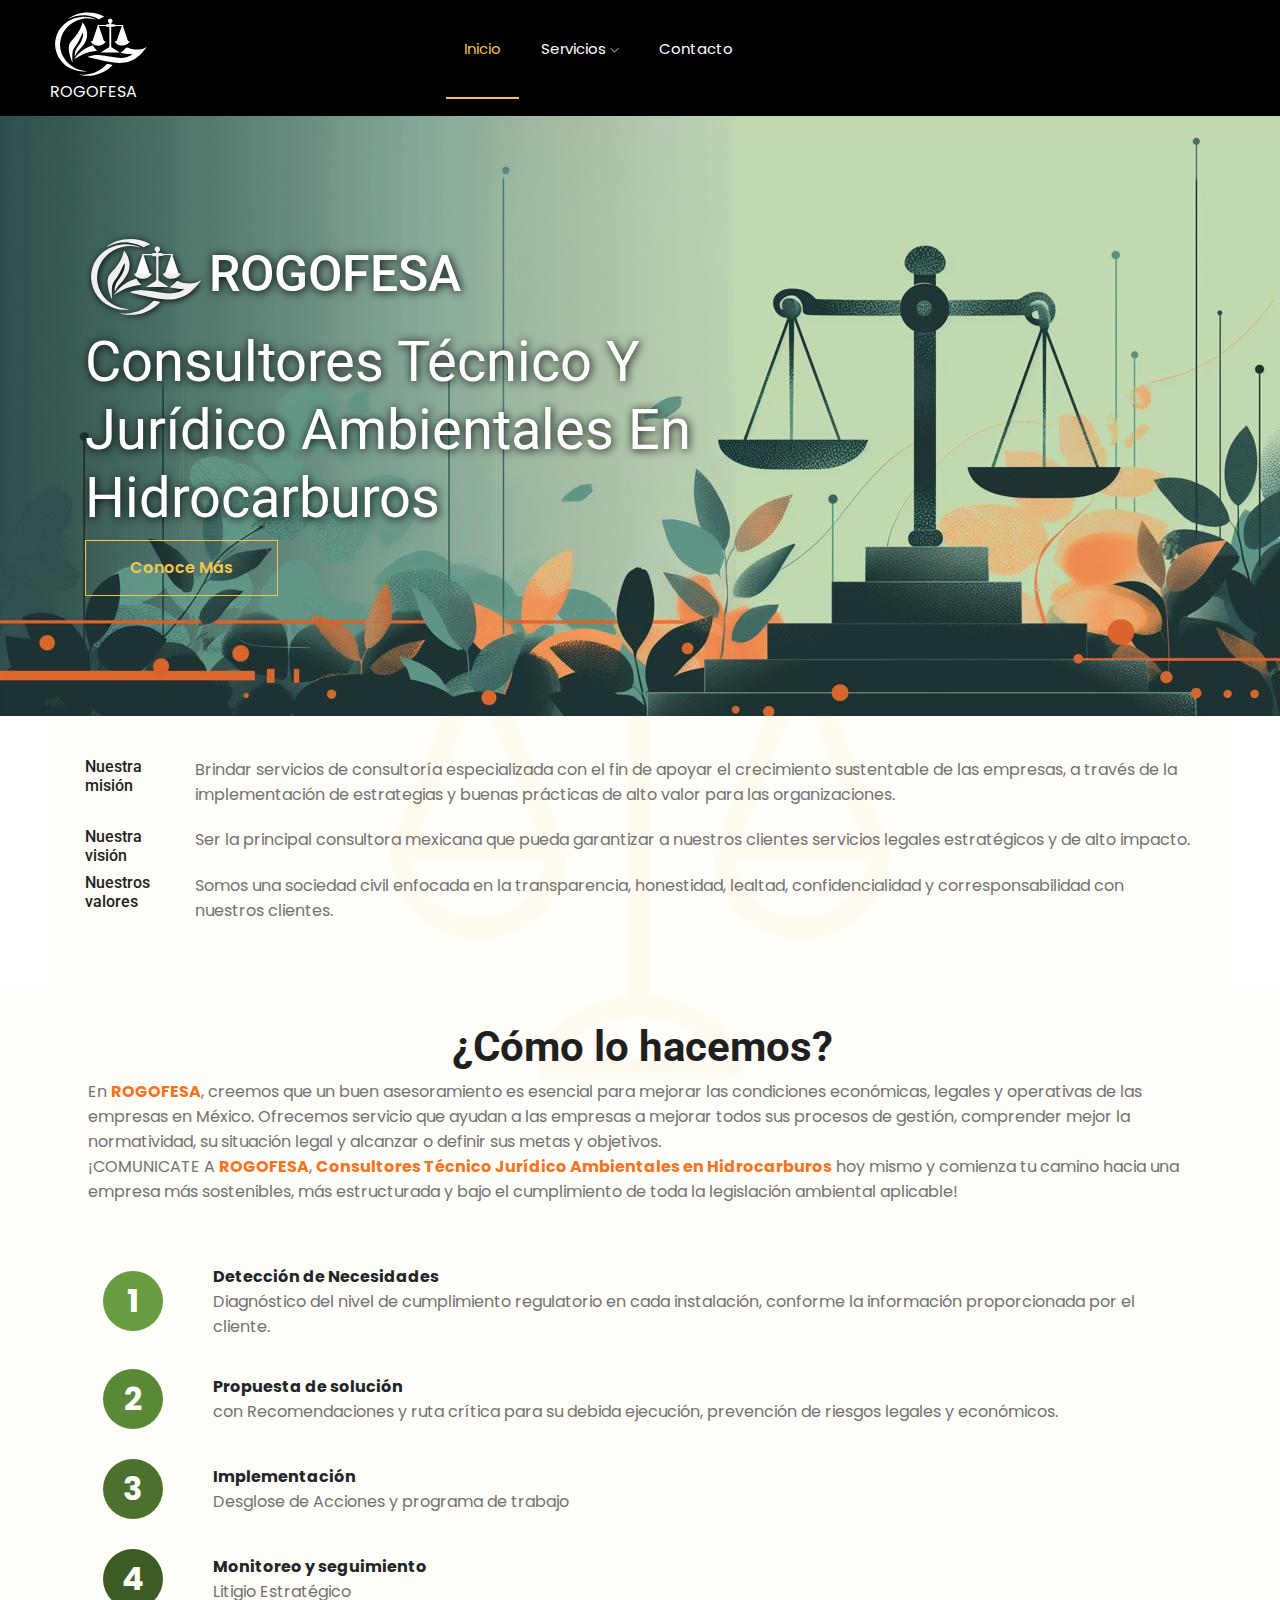
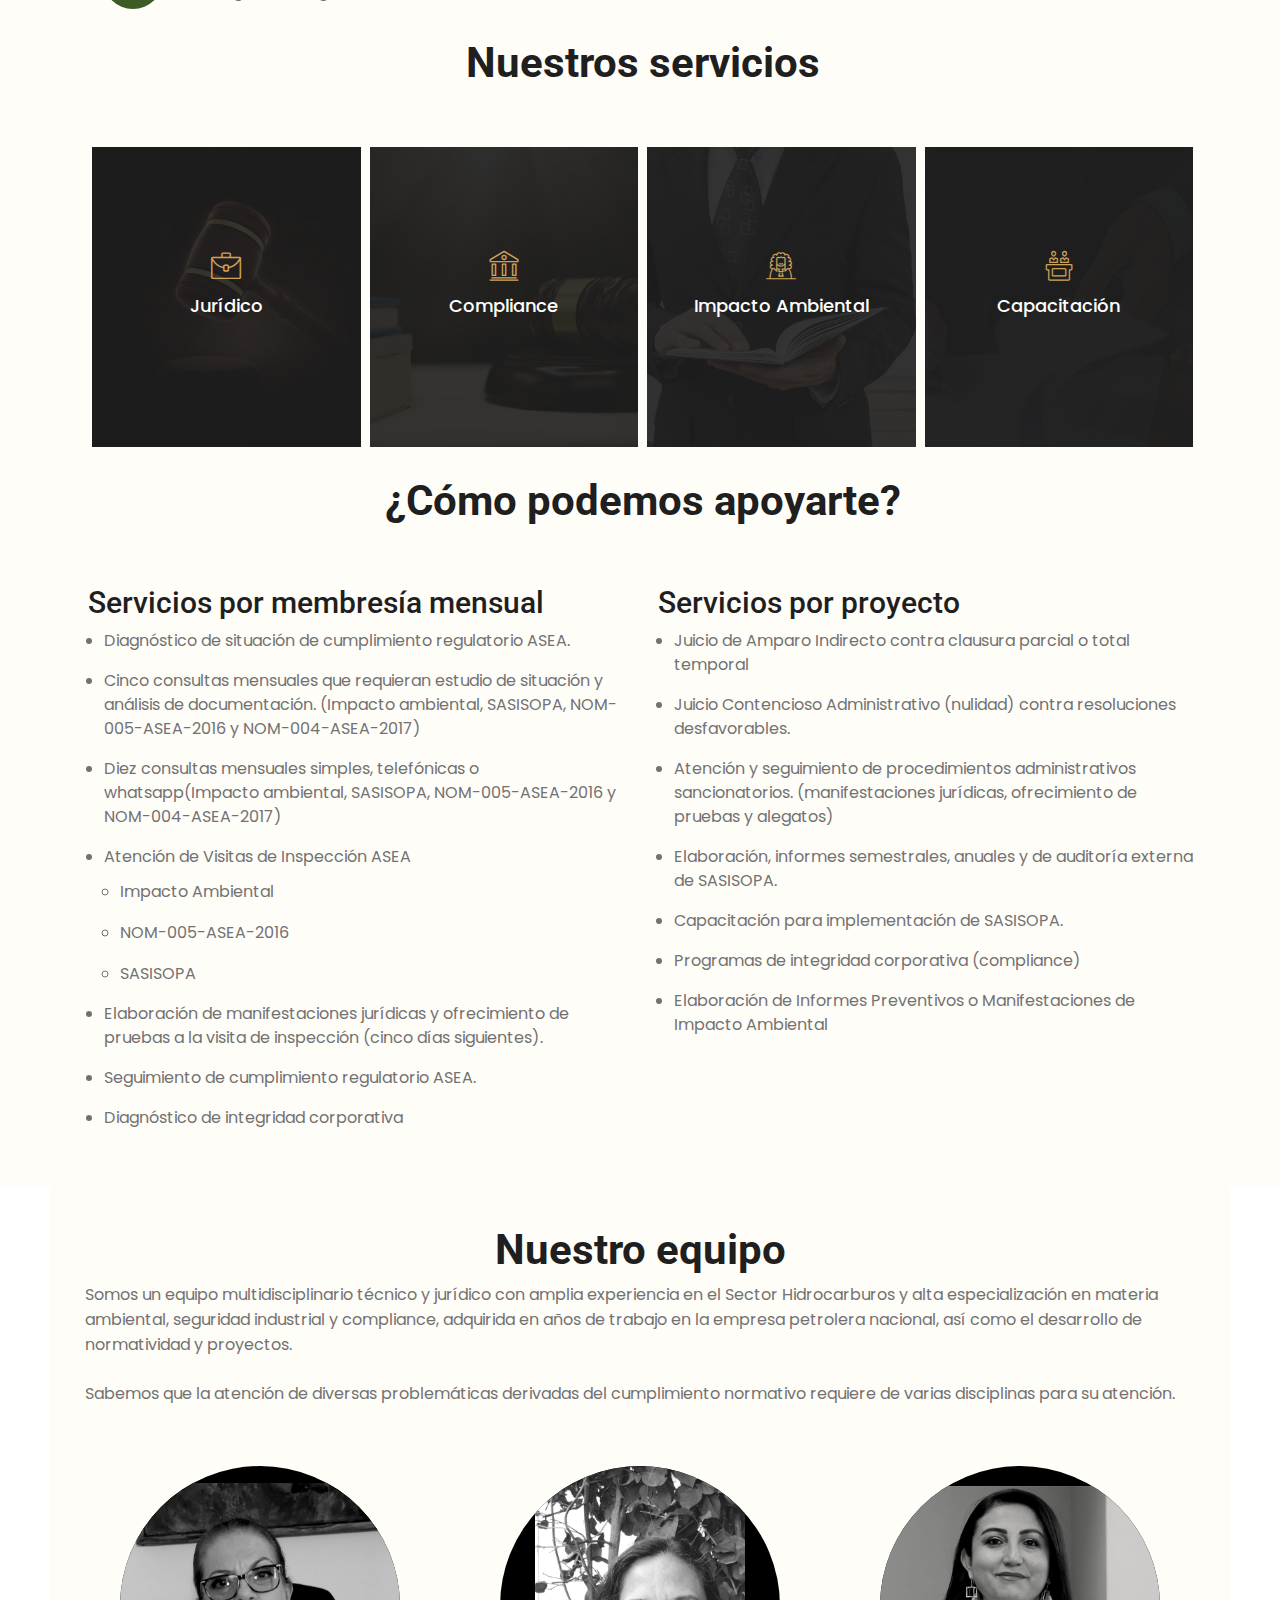
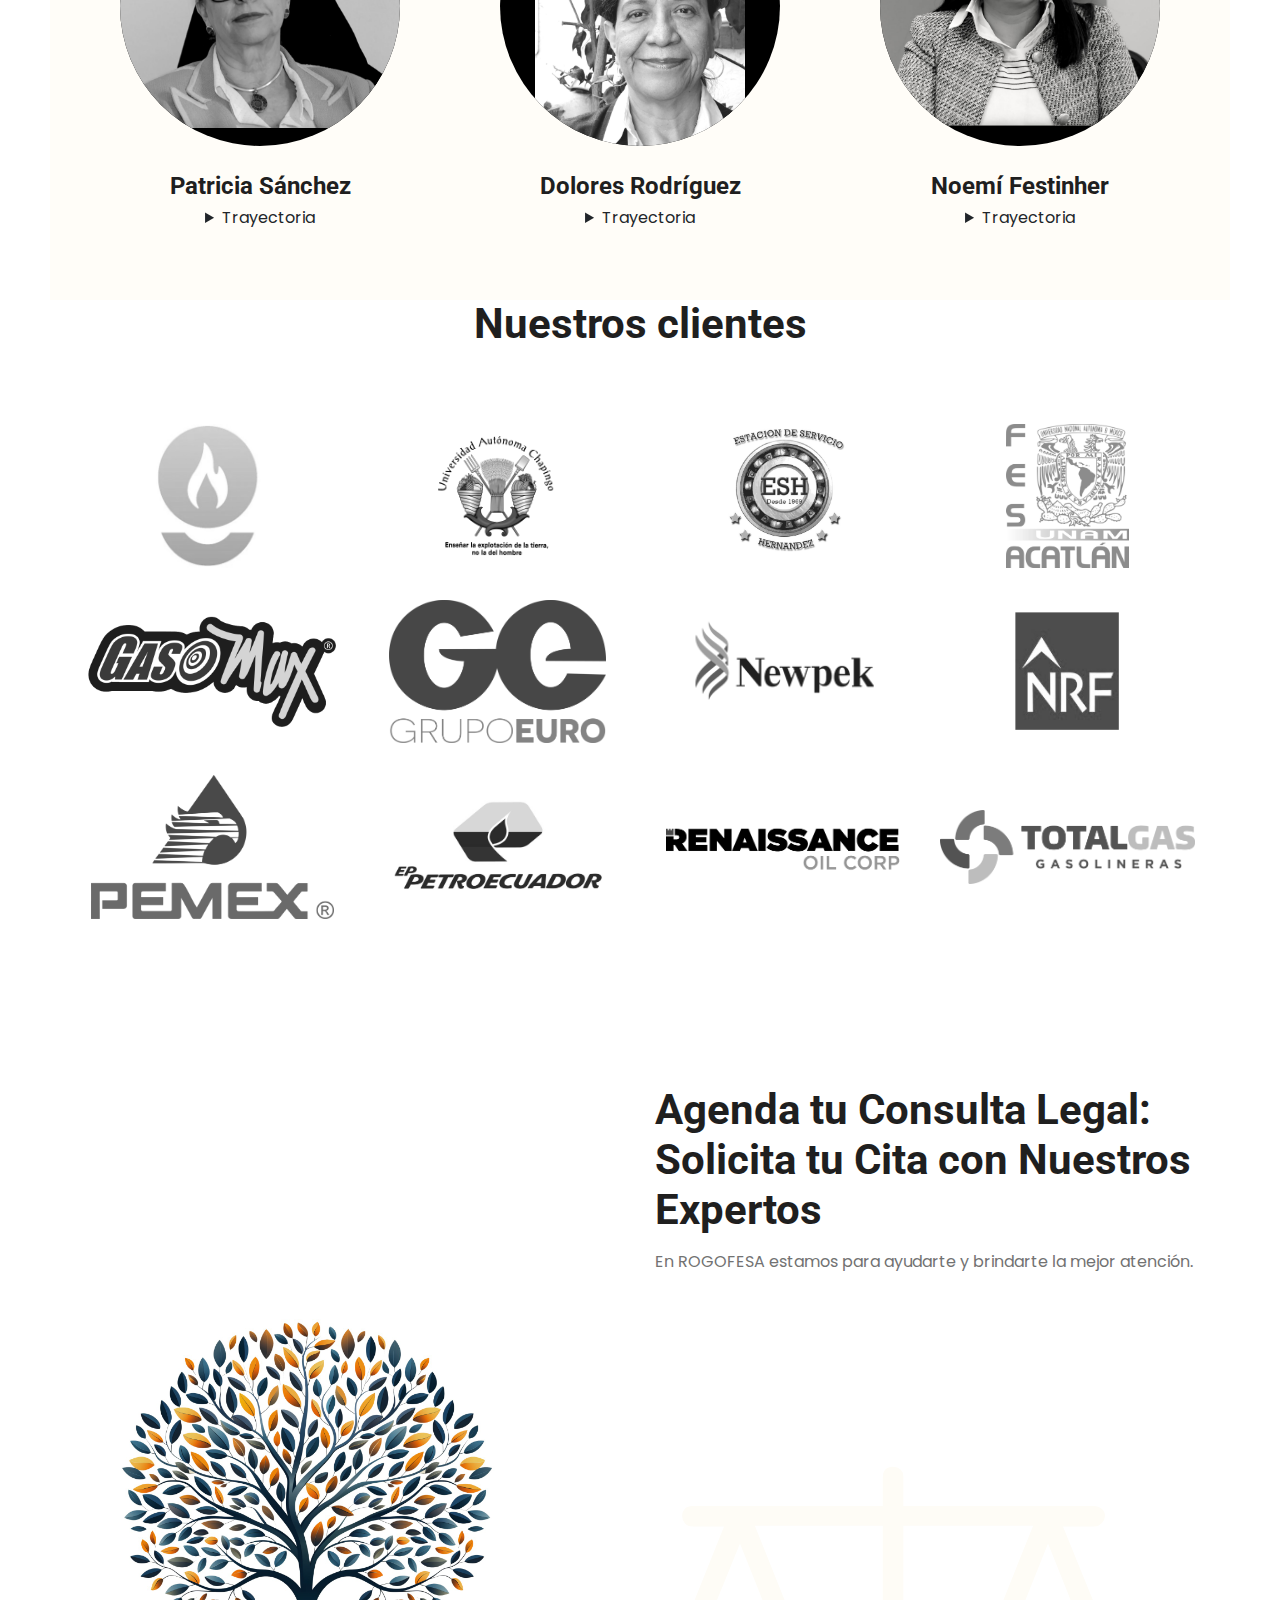
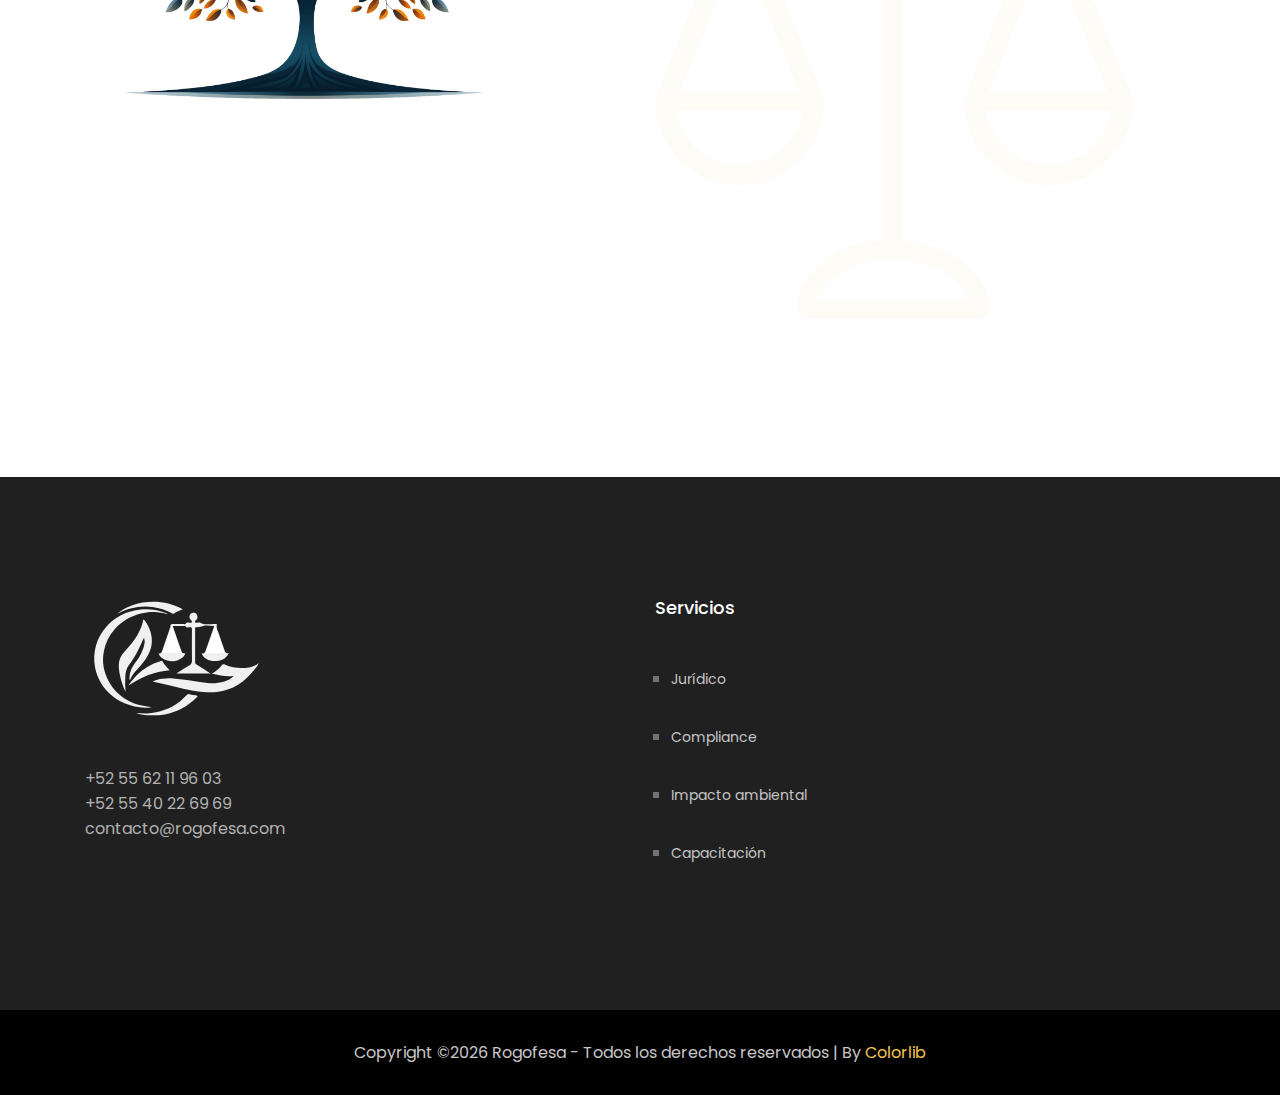
<file: index.html>
<!doctype html>
<html class="no-js" lang="es">

<head>
    <meta charset="utf-8">
    <meta http-equiv="x-ua-compatible" content="ie=edge">
    <title>Rogofesa</title>
    <meta name="description" content="Consultores Técnico y Jurídico Ambientales en hidrocarburos">
    <meta name="viewport" content="width=device-width, initial-scale=1">
    <meta name="keywords" content="consultoría, técnico, jurídico, ambiental, hidrocarburos, México">
    <meta name="author" content="ROGOFESA">
    <link rel="apple-touch-icon" sizes="180x180" href="/apple-touch-icon.png">
    <link rel="icon" type="image/png" sizes="32x32" href="/favicon-32x32.png">
    <link rel="icon" type="image/png" sizes="16x16" href="/favicon-16x16.png">
    <link rel="manifest" href="/site.webmanifest">
    <link rel="mask-icon" href="/safari-pinned-tab.svg" color="#999999">
    <meta name="msapplication-TileColor" content="#000">
    <meta name="theme-color" content="#ffffff">

     <!-- Open Graph Meta Tags -->
    <meta property="og:title" content="Rogofesa - Consultores Técnico y Jurídico Ambientales en hidrocarburos">
    <meta property="og:description" content="Brindamos servicios de consultoría especializada para el crecimiento sustentable de las empresas en el sector hidrocarburos.">
    <meta property="og:image" content="https://www.rogofesa.com/img/rogofesa/rogofesa-og-image.jpg">
    <meta property="og:url" content="https://www.rogofesa.com/">
    <meta property="og:type" content="website">
    <meta property="og:locale" content="es_ES">

    <!-- Twitter Card Meta Tags -->
    <meta name="twitter:card" content="summary_large_image">
    <meta name="twitter:title" content="Rogofesa - Consultores Técnico y Jurídico Ambientales en hidrocarburos">
    <meta name="twitter:description" content="Brindamos servicios de consultoría especializada para el crecimiento sustentable de las empresas en el sector hidrocarburos.">
    <meta name="twitter:image" content="https://www.rogofesa.com/img/rogofesa/rogofesa-og-image.jpg">
    <meta name="twitter:site" content="@rogofesa">

    <!-- Favicons and Touch Icons -->
    <link rel="apple-touch-icon" sizes="180x180" href="/apple-touch-icon.png">
    <link rel="icon" type="image/png" sizes="32x32" href="/favicon-32x32.png">
    <link rel="icon" type="image/png" sizes="16x16" href="/favicon-16x16.png">
    <link rel="manifest" href="/site.webmanifest">
    <link rel="mask-icon" href="/safari-pinned-tab.svg" color="#999999">
    <meta name="msapplication-TileColor" content="#000">
    <meta name="theme-color" content="#ffffff">

    
    <!-- CSS here -->
    <link rel="stylesheet" href="css/bootstrap.min.css">
    <link rel="stylesheet" href="css/owl.carousel.min.css">
    <link rel="stylesheet" href="css/magnific-popup.css">
    <link rel="stylesheet" href="css/font-awesome.min.css">
    <link rel="stylesheet" href="css/themify-icons.css">
    <link rel="stylesheet" href="css/nice-select.css">
    <link rel="stylesheet" href="css/flaticon.css">
    <link rel="stylesheet" href="css/flaticon.css">
    <link rel="stylesheet" href="css/gijgo.css">
    <link rel="stylesheet" href="css/slicknav.css">
    <link rel="stylesheet" href="css/style.css">
    <link rel="stylesheet" href="css/custom.css">
    <!-- <link rel="stylesheet" href="css/responsive.css"> -->
</head>

<body id="rogofesa-site">
    <!--[if lte IE 9]>
            <p class="browserupgrade">You are using an <strong>outdated</strong> browser. Please <a href="https://browsehappy.com/">upgrade your browser</a> to improve your experience and security.</p>
        <![endif]-->
    <!-- header-start -->
    <header>
        <div class="header-area">
            <div id="sticky-header" class="main-header-area">
                <div class="container-fluid p-0">
                    <div class="row align-items-center justify-content-between no-gutters">
                        <div class="col-xl-2 col-lg-2">
                            <div class="logo-img">
                                <a href="index.html">
                                    <img src="img/rogofesa/rogofesa-white.svg" alt="ROGOFESA">
                                    <span>ROGOFESA</span>
                                </a>
                            </div>
                        </div>
                        <div class="col-xl-7 col-lg-8">
                            <div class="main-menu  d-none d-lg-block">
                                <nav>
                                    <ul id="navigation">
                                        <li><a class="active" href="index.html">Inicio</a></li>
                                        <li><a href="servicios.html">Servicios <i class="ti-angle-down"></i></a>
                                            <ul class="submenu">
                                                <li><a href="juridico.html">Jurídico</a></li>
                                                <li><a href="compliance.html">Compliance</a></li>
                                                <li><a href="medio_ambiente.html">Impacto ambiental</a></li>
                                                <li><a href="capacitacion.html">Capacitación</a></li>
                                            </ul>
                                        </li>
                                        <li><a href="contacto.html">Contacto</a></li>
                                    </ul>
                                </nav>
                            </div>
                        </div>
                        <div class="col-xl-3 col-lg-2 d-none d-lg-block">
                            <div class="social_media_links">
                                <ul>
                                    <li><a href="#"> <i class="fa fa-facebook"></i> </a></li>
                                    <li><a href="#"> <i class="fa fa-twitter"></i> </a></li>
                                    <li><a href="#"> <i class="fa fa-instagram"></i> </a></li>
                                </ul>
                            </div>
                        </div>
                        <div class="col-12">
                            <div class="mobile_menu d-block d-lg-none"></div>
                        </div>
                    </div>
                </div>
            </div>
        </div>
    </header>
    <!-- header-end -->
    <!-- slider_area_start -->
    <div class="slider_area" id="home_hero">
        <div class="slider_area_inner slider_bg_1 d-flex align-items-center">
            <div class="container">
                <div class="row">
                    <div class="col-xl-7">
                        <div class="single_slider">
                            <div class="slider_text">
                                <h1><span class="img-container" id="top-header-logo"><img src="img/rogofesa/rogofesa-f0.svg" alt="ROGOFESA"></span>ROGOFESA</h1>
                                <h3>Consultores Técnico y Jurídico Ambientales en hidrocarburos</h3>
                                <a href="/servicios.html" class="boxed-btn4 ">Conoce más</a>
                            </div>
                        </div>
                    </div>
                </div>
            </div>
        </div>
    </div>
    <!-- slider_area_end -->
    <!-- about_area _start  -->
    <div class="about_area">
        <div class="opacity_icon d-none d-lg-block">
            <i class="flaticon-balance"></i>
        </div>
        <div class="container">
            <div class="row">
                <div class="col-xl-12 col-md-12">
                    <div class="single_about_info text-center">
                        <!--<div class="video-container">
                            <video muted="true" autoplay="true" playsinline="true" controls="false" loop="true">
                                <source src="img/rogofesa/Rogofesa_SASISOPA_HD.mp4" type="video/mp4">
                            </video>
                        </div>-->
                    </div>
                </div>
                <div class="col-xl-12 col-md-12">
                    <div class="single_about_info text-left d-flex flex-row">
                        <h5 class="text-left">Nuestra misión</h5>
                        <p>Brindar servicios de consultoría especializada con el fin de apoyar el crecimiento sustentable de las empresas, a través de la implementación de estrategias y buenas prácticas de alto valor para las organizaciones. </p>
                    </div>
                    <div class="single_about_info text-left d-flex flex-row">
                        <h5 class="text-left">Nuestra visión</h5>
                        <p>Ser la principal consultora mexicana que pueda garantizar a nuestros clientes servicios legales estratégicos y de alto impacto.</p>
                    </div>
                    <div class="single_about_info text-left d-flex flex-row">
                        <h5 class="text-left">Nuestros valores</h5>
                        <p>Somos una sociedad civil enfocada en la transparencia, honestidad, lealtad, confidencialidad y corresponsabilidad con nuestros clientes.</p>
                    </div>
                </div>
            </div>
        </div>
    </div>
    <!-- about_area _end -->
    <!-- practice_area_start -->
    <div class="practice_area">
        <div class="container">
            <div class="row">
                <div class="col-xl-12">
                    <div class="section_title text-left mb-60">
                        <h3 class="text-center">¿Cómo lo hacemos?</h3>
                        <p>En <b>ROGOFESA</b>, creemos que un buen asesoramiento es esencial para mejorar las condiciones económicas, legales y operativas de las empresas en México. Ofrecemos servicio que ayudan a las empresas a mejorar todos sus procesos de gestión, comprender mejor la normatividad, su situación legal y alcanzar o definir sus metas y objetivos.</p>
                        <p>¡COMUNICATE A <b>ROGOFESA</b>, <b>Consultores Técnico Jurídico Ambientales en Hidrocarburos</b> hoy mismo y comienza tu camino hacia una empresa más sostenibles, más estructurada y bajo el cumplimiento de toda la legislación ambiental aplicable!</p>
                    </div>
                </div>
                <div class="col-12">
                    <section id="steps-ladder" class="container my-0">
                        <div class="step row align-items-center">
                            <div class="col-auto">
                                <div class="step-number step-number-1">1</div>
                            </div>
                            <div class="col">
                                <div class="step-content">
                                    <strong>Detección de Necesidades</strong>
                                    <p>Diagnóstico del nivel de cumplimiento regulatorio en cada instalación, conforme la información proporcionada por el cliente.</p>
                                </div>
                            </div>
                        </div>
                        <div class="step row align-items-center">
                            <div class="col-auto">
                                <div class="step-number step-number-2">2</div>
                            </div>
                            <div class="col">
                                <div class="step-content">
                                    <strong>Propuesta de solución</strong> <p> con Recomendaciones y ruta crítica para su debida ejecución, prevención de riesgos legales y económicos.</p>
                                </div>
                            </div>
                        </div>
                        <div class="step row align-items-center">
                            <div class="col-auto">
                                <div class="step-number step-number-3">3</div>
                            </div>
                            <div class="col">
                                <div class="step-content">
                                    <strong>Implementación</strong>
                                    <p>Desglose de Acciones y programa de trabajo</p>
                                </div>
                            </div>
                        </div>
                        <div class="step row align-items-center">
                            <div class="col-auto">
                                <div class="step-number step-number-4">4</div>
                            </div>
                            <div class="col">
                                <div class="step-content">
                                    <strong>Monitoreo y seguimiento</strong> <p>Litigio Estratégico</p>
                                </div>
                            </div>
                        </div>
                    </section>
                </div>
            </div>
            <div class="row no-gutters">
                <div class="col-xl-12">
                    <div class="section_title text-left mb-60">
                        <h3 class="text-center">Nuestros servicios</h3>
                    </div>
                </div>
                <div class="col-xl-3 col-md-6">
                    <div class="single_practice">
                        <div class="practice_image">
                            <img src="img/practice/1.png" alt="">
                        </div>
                        <div class="practice_hover text-center">
                            <div class="hover_inner">
                                <i class="flaticon-case"></i>
                                <h3>Jurídico</h3>
                                <p>Consultas y acompañamiento jurídico de regularización de cumplimiento</p>
                                <p>Estrategia e interposición de medios de defensa</p>
                                <p>Materia Ambiental y Seguridad Industrial</p>
                                <a href="juridico.html" class="lern_more">Ver más</a>
                            </div>
                        </div>
                    </div>
                </div>
                <div class="col-xl-3 col-md-6">
                    <div class="single_practice">
                        <div class="practice_image">
                            <img src="img/practice/2.png" alt="">
                        </div>
                        <div class="practice_hover text-center">
                            <div class="hover_inner">
                                <i class="flaticon-courthouse"></i>
                                <h3>Compliance</h3>
                                <p>Control de Riesgos</p>
                                <p>Protocolos, políticas y procedimientos </p>
                                <p>Buenas prácticas (ISO’s, NOM’s) </p>
                                <p>Capacitación y Sensibilización </p>
                                <a href="compliance.html" class="lern_more">Ver más</a>
                            </div>
                        </div>
                    </div>
                </div>
                <div class="col-xl-3 col-md-6">
                    <div class="single_practice">
                        <div class="practice_image">
                            <img src="img/practice/3.png" alt="">
                        </div>
                        <div class="practice_hover text-center">
                            <div class="hover_inner">
                                <i class="flaticon-judge"></i>
                                <h3>Impacto Ambiental</h3>
                                <p>Diagnósticos en materia de impacto ambiental </p>
                                <p>Elaboración de estudios </p>
                                <p>Gestión de impacto ambiental </p>
                                <a href="medio_ambiente.html" class="lern_more">Ver más</a>
                            </div>
                        </div>
                    </div>
                </div>
                <div class="col-xl-3 col-md-6">
                    <div class="single_practice">
                        <div class="practice_image">
                            <img src="img/practice/4.png" alt="">
                        </div>
                        <div class="practice_hover text-center">
                            <div class="hover_inner">
                                <i class="flaticon-jury"></i>
                                <h3>Capacitación</h3>
                                <p>Cumplimiento regulatorio </p>
                                <p>Impacto Ambiental </p>
                                <p>SASISOPA </p>
                                <p>Compliance</p>
                                <a href="capacitacion.html" class="lern_more">Ver más</a>
                            </div>
                        </div>
                    </div>
                </div>
            </div>
        </div>
        <div class="container">
            <div class="row">
                <div class="col-xl-12">
                    <div class="section_title text-left mb-60">
                        <h3 class="text-center">¿Cómo podemos apoyarte?</h3>
                    </div>
                </div>
                <div class="col-md-6 col-xs-12">
                    <h2>Servicios por membresía mensual</h2>
                    <ul class="list-check">
                        <li>Diagnóstico de situación de cumplimiento regulatorio ASEA.</li>
                        <li>Cinco consultas mensuales que requieran estudio de situación y análisis de documentación. (Impacto ambiental, SASISOPA, NOM-005-ASEA-2016 y NOM-004-ASEA-2017)
                        </li>
                        <li>Diez consultas mensuales simples, telefónicas o whatsapp(Impacto ambiental, SASISOPA, NOM-005-ASEA-2016 y NOM-004-ASEA-2017)
                        </li>
                        <li>Atención de Visitas de Inspección ASEA
                            <ul>
                                <li>Impacto Ambiental</li>
                                <li>NOM-005-ASEA-2016</li>
                                <li>SASISOPA</li>
                            </ul>
                        </li>
                        <li>Elaboración de manifestaciones jurídicas y ofrecimiento de pruebas a la visita de inspección (cinco días siguientes).</li>
                        <li>Seguimiento de cumplimiento regulatorio ASEA.</li>
                        <li>Diagnóstico de integridad corporativa</li>
                    </ul>
                </div>
                <div class="col-md-6 col-xs-12">
                    <h2>Servicios por proyecto</h2>
                    <ul class="list-check">
                        <li>Juicio de Amparo Indirecto contra clausura parcial o total temporal</li>
                        <li>Juicio Contencioso Administrativo (nulidad) contra resoluciones desfavorables.</li>
                        <li>Atención y seguimiento de procedimientos administrativos sancionatorios. (manifestaciones jurídicas, ofrecimiento de pruebas y alegatos)</li>
                        <li>Elaboración, informes semestrales, anuales y de auditoría externa de SASISOPA.</li>
                        <li>Capacitación para implementación de SASISOPA.</li>
                        <li>Programas de integridad corporativa (compliance)</li>
                        <li>Elaboración de Informes Preventivos o Manifestaciones de Impacto Ambiental</li>
                    </ul>
                </div>
            </div>
        </div>
    </div>
    <!-- practice_area_end -->
    <!-- our_loyers-start  -->
    <div class="our_loyers">
        <div class="container">
            <div class="row">
                <div class="col-xl-12">
                    <div class="section_title text-left mb-60">
                        <h3 class="text-center">Nuestro equipo</h3>
                        <p>Somos un equipo multidisciplinario técnico y jurídico con amplia experiencia en el Sector Hidrocarburos y alta especialización en materia ambiental, seguridad industrial y compliance, adquirida en años de trabajo en la empresa petrolera nacional, así como el desarrollo de normatividad y proyectos.</p>
                        <br />
                        <p>Sabemos que la atención de diversas problemáticas derivadas del cumplimiento normativo requiere de varias disciplinas para su atención.</p>
                    </div>
                </div>
            </div>
            <div class="row">
                <div class="col-xl-4 col-md-6 col-lg-4">
                    <div class="single_loyers text-center">
                        <div class="thumb">
                            <img src="img/rogofesa/abogado1.JPG" alt="">
                        </div>
                        <h3>Patricia Sánchez</h3>
                        <details>
                            <summary>Trayectoria</summary>
                            <p class="text-left">
                                Licenciada en Biología <br />
                                Con Diplomados en Contaminación Ambiental y Ecología. (UNAM) y en Gestión y política Ambiental. (INAP), restauración ecológica del bosque de niebla (PRONATURA/ US Wildlife Services).
                                Miembro de la Asociación Mexicana de Impacto Ambiental (AMIA)
                                <br />
                                Certificación de habilidades laborales DC 3 STPS
                                <br />
                                EXPERIENCIA PROFESIONAL <br />
                                39 años de experiencia en impacto ambiental en el sector energía (CFE - Pemex) en evaluaciones de impacto ambiental de proyectos petroleros, actividades de la Industria de la construcción y de la generación de energía eléctrica. Trámites para la industria relacionados con la Gestión Ambiental </p>
                            <p class="text-left"><a href="mailto:patricia.sanchez@rogofesa.com">patricia.sanchez@rogofesa.com</a></p>
                        </details>
                    </div>
                </div>
                <div class="col-xl-4 col-md-6 col-lg-4">
                    <div class="single_loyers text-center">
                        <div class="thumb">
                            <img src="img/rogofesa/dolores.jpg" alt="">
                        </div>
                        <h3>Dolores Rodríguez</h3>
                        <details>
                            <summary>Trayectoria</summary>
                            <p class="text-left">Dolores se ha desempeñado principalmente en el sector público (30 años). Ha ocupado diversos cargos en la Procuraduría General de Justicia del Distrito Federal (hoy FGJCDMX) y la Procuraduría General de la República (FGR). En Pemex, tuvo a cargo la Subgerencia Jurídica de Regulación, Seguridad Industrial y Protección Ambiental de la Dirección Jurídico. Ha impartido diversos cursos y conferencias en materia penal y ambiental en instituciones de educación superior (UNAM, UAM, entre otras). Actualmente proporciona asesoría jurídica y litigio en el sector privado en materia ambiental, regulación y seguridad industrial a empresas del sector de hidrocarburos.</p>
                            <p class="text-left"><a href="mailto:dolores.rodriguez@rogofesa.com">dolores.rodriguez@rogofesa.com</a></p>
                        </details>
                    </div>
                </div>
                <div class="col-xl-4 col-md-6 col-lg-4">
                    <div class="single_loyers text-center">
                        <div class="thumb">
                            <img src="img/rogofesa/abogado3.JPG" alt="">
                        </div>
                        <h3>Noemí Festinher</h3>
                        <details>
                            <summary>Trayectoria</summary>
                            <p class="text-left">La Maestra Noemi Festinher, es egresada de las carreras de Ciencias Políticas y Administración Pública; y de Derecho, ambas por la Universidad Nacional Autónoma de México (UNAM). Cuenta con 2 maestrías, una en estudios políticos y sociales; y la otra con el tema de Derecho de la Empresa. <br />
                                Está certificada en ética y cumplimiento por el Tec de Monterrey, y cuenta con diversos cursos en técnicas y habilidades de dirección. <br />
                                Ha sido asesora parlamentaria tanto del Congreso local (Ciudad de México) como del Poder Legislativo Federal, en comisiones como Administración Pública Local, Educación, Cultura y fue Secretaria Técnica de la Primer Comisión de Transparencia de la V Legislatura, también se ha desempeñado como Coordinadora de Asesores en la Subsecretaría de Derechos Humanos de la Secretaría de Gobernación, Coordinadora de Asesores de la Dirección Jurídica de Pemex, tomando a su cargo el programa de Compliance de la empresa. <br />
                                Actualmente trabaja como Contralora en la iniciativa privada a la vez que hace consultorías para empresas en materia de riesgos y temas de Compliance como socia de la Consultoría Legal & Environmental ROGOFESA S.C. </p>
                            <p class="text-left"><a href="mailto:noemi.festinher@rogofesa.com">noemi.festinher@rogofesa.com</a></p>
                        </details>
                    </div>
                </div>
            </div>
        </div>
    </div>
    <div class="our_clients">
        <div class="container">
            <div class="row">
                <div class="col-xl-12">
                    <div class="section_title text-left mb-60">
                        <h3 class="text-center">Nuestros clientes</h3>
                    </div>
                </div>
            </div>
            <section id="our-clients">
                <div class="row">
                    <div class="col-6 col-md-3 client-logo">
                        <img src="img/rogofesa/logo_bulle_andrade.webp" alt="Bulle Andrade">
                    </div>
                    <div class="col-6 col-md-3 client-logo">
                        <img src="img/rogofesa/logo_chapingo.png" alt="Chapingo">
                    </div>
                    <div class="col-6 col-md-3 client-logo">
                        <img src="img/rogofesa/logo_esh.jpeg" alt="ESH">
                    </div>
                    <div class="col-6 col-md-3 client-logo">
                        <img src="img/rogofesa/logo_fes_acatlan.jpeg" alt="FES Acatlán">
                    </div>
                    <div class="col-6 col-md-3 client-logo">
                        <img src="img/rogofesa/logo_gasomax.png" alt="Gasomax">
                    </div>
                    <div class="col-6 col-md-3 client-logo">
                        <img src="img/rogofesa/logo_grupoeuro.png" alt="Grupo euro">
                    </div>
                    <div class="col-6 col-md-3 client-logo">
                        <img src="img/rogofesa/logo_newpek.png" alt="Newpek">
                    </div>
                    <div class="col-6 col-md-3 client-logo">
                        <img src="img/rogofesa/logo_nrf.png" alt="NRF">
                    </div>
                    <div class="col-6 col-md-3 client-logo">
                        <img src="img/rogofesa/logo_pemex.png" alt="PEMEX">
                    </div>
                    <div class="col-6 col-md-3 client-logo">
                        <img src="img/rogofesa/logo_petroecuador.jpeg" alt="PetroEcuador">
                    </div>
                    <div class="col-6 col-md-3 client-logo">
                        <img src="img/rogofesa/logo_renaissance.png" alt="Renaissance">
                    </div>
                    <div class="col-6 col-md-3 client-logo">
                        <img src="img/rogofesa/logo-total_gas.png" alt="Total Gas">
                    </div>
                </div>
            </section>
        </div>
    </div>
    <div class="appointment_area">
        <div class="container">
            <div class="row align-items-center">
                <div class="col-xl-5 col-md-6 col-lg-6">
                    <div class="appiontment_thumb d-none d-lg-block">
                        <img src="img/rogofesa/contact_tree.jpg" alt="">
                    </div>
                </div>
                <div class="col-xl-6 offset-xl-1 col-md-6 col-md-12 col-lg-6">
                    <div class="appointment_info">
                        <div class="opacity_icon d-none d-lg-block">
                            <i class="flaticon-balance"></i>
                        </div>
                        <h3>Agenda tu Consulta Legal: Solicita tu Cita con Nuestros Expertos</h3>
                        <p>En ROGOFESA estamos para ayudarte y brindarte la mejor atención.</p>
                        <iframe data-tally-src="https://tally.so/embed/mR4jlp?alignLeft=1&hideTitle=1&transparentBackground=1&dynamicHeight=1" loading="lazy" width="100%" height="600" frameborder="0" marginheight="0" marginwidth="0" title="null"></iframe>
                        <script>
                        var d = document,
                            w = "https://tally.so/widgets/embed.js",
                            v = function() { "undefined" != typeof Tally ? Tally.loadEmbeds() : d.querySelectorAll("iframe[data-tally-src]:not([src])").forEach((function(e) { e.src = e.dataset.tallySrc })) };
                        if ("undefined" != typeof Tally) v();
                        else if (d.querySelector('script[src="' + w + '"]') == null) {
                            var s = d.createElement("script");
                            s.src = w, s.onload = v, s.onerror = v, d.body.appendChild(s);
                        }
                        </script>
                    </div>
                </div>
            </div>
        </div>
    </div>
    <!-- footer_start -->
    <footer class="footer">
        <div class="footer_top">
            <div class="container">
                <div class="row">
                    <div class="col-xl-6 col-md-6 col-lg-6">
                        <div class="footer_widget">
                            <div class="footer_logo">
                                <a href="/">
                                    <img src="img/rogofesa/rogofesa-f0.svg" alt="rogofesa-logo">
                                </a>
                            </div>
                            <p class="footer_text">
                                <a class="domain" href="tel:+52 55 62119603">+52 55 62 11 96 03</a><br />
                                <a class="domain" href="tel:+52 55 40226969">+52 55 40 22 69 69</a><br />
                                <a class="domain" href="mailto:contacto@rogofesa.com">contacto@rogofesa.com</a></p>
                            <div class="socail_links">
                                <ul>
                                    <li>
                                        <a href="#">
                                            <i class="fa fa-facebook"></i>
                                        </a>
                                    </li>
                                    <li>
                                        <a href="#">
                                            <i class="fa fa-twitter"></i>
                                        </a>
                                    </li>
                                    <li>
                                        <a href="#">
                                            <i class="fa fa-instagram"></i>
                                        </a>
                                    </li>
                                </ul>
                            </div>
                        </div>
                    </div>
                    <div class="col-xl-3 col-md-6 col-lg-3">
                        <div class="footer_widget">
                            <h3 class="footer_title">
                                Servicios
                            </h3>
                            <ul>
                                <li><a href="juridico.html">Jurídico</a></li>
                                <li><a href="compliance.html">Compliance</a></li>
                                <li><a href="medio_ambiente.html">Impacto ambiental</a></li>
                                <li><a href="capacitacion.html">Capacitación</a></li>
                            </ul>
                        </div>
                    </div>
                    <!--<div class="col-xl-3 col-md-6 col-lg-3">
                        <div class="footer_widget">
                            <h3 class="footer_title">
                                Nosotros
                            </h3>
                            <ul>
                                <li><a href="terminos-y-condiciones.html">Términos y condiciones</a></li>
                                <li><a href="política-de-privacidad.html">Política de privacidad</a></li>
                                <li><a href="contacto.html"> Contacto</a></li>
                            </ul>
                        </div>
                    </div>-->
                    <!--<div class="col-xl-4 col-md-6 col-lg-4">
                        <div class="footer_widget">
                            <h3 class="footer_title">
                                    Subscribe
                            </h3>
                            <form action="#" class="newsletter_form">
                                <input type="text" placeholder="Enter your mail">
                                <button type="submit">Sign Up</button>
                            </form>
                            <p class="newsletter_text">Subscribe newsletter to get updates</p>
                        </div>
                    </div>-->
                </div>
            </div>
        </div>
        <div class="copy-right_text">
            <div class="container">
                <div class="footer_border"></div>
                <div class="row">
                    <div class="col-xl-12">
                        <p class="copy_right text-center">
                            <!-- Link back to Colorlib can't be removed. Template is licensed under CC BY 3.0. -->
                            Copyright &copy;<script>
                            document.write(new Date().getFullYear());
                            </script> Rogofesa - Todos los derechos reservados | By <a href="https://colorlib.com" target="_blank">Colorlib</a>
                            <!-- Link back to Colorlib can't be removed. Template is licensed under CC BY 3.0. -->
                        </p>
                    </div>
                </div>
            </div>
        </div>
    </footer>
    <!-- footer_end -->
    <!-- JS here -->
    <script src="js/vendor/modernizr-3.5.0.min.js"></script>
    <script src="js/vendor/jquery-1.12.4.min.js"></script>
    <script src="js/popper.min.js"></script>
    <script src="js/bootstrap.min.js"></script>
    <script src="js/owl.carousel.min.js"></script>
    <script src="js/isotope.pkgd.min.js"></script>
    <script src="js/ajax-form.js"></script>
    <script src="js/waypoints.min.js"></script>
    <script src="js/jquery.counterup.min.js"></script>
    <script src="js/imagesloaded.pkgd.min.js"></script>
    <script src="js/scrollIt.js"></script>
    <script src="js/jquery.scrollUp.min.js"></script>
    <script src="js/wow.min.js"></script>
    <script src="js/nice-select.min.js"></script>
    <script src="js/gijgo.min.js"></script>
    <script src="js/jquery.slicknav.min.js"></script>
    <script src="js/jquery.magnific-popup.min.js"></script>
    <script src="js/plugins.js"></script>
    <!--contact js-->
    <script src="js/contact.js"></script>
    <script src="js/jquery.ajaxchimp.min.js"></script>
    <script src="js/jquery.form.js"></script>
    <script src="js/jquery.validate.min.js"></script>
    <script src="js/mail-script.js"></script>
    <script src="js/main.js"></script>
    <script>
    $('#datepicker').datepicker({
        iconsLibrary: 'fontawesome',
        // disableDaysOfWeek: [0, 0],
        //     icons: {
        //      rightIcon: '<span class="fa fa-caret-down"></span>'
        //  }
    });
    $('#datepicker2').datepicker({
        iconsLibrary: 'fontawesome',
        icons: {
            rightIcon: '<span class="fa fa-caret-down"></span>'
        }

    });
    var timepicker = $('#timepicker').timepicker({
        format: 'HH.MM'
    });
    </script>
    <script src="https://tally.so/widgets/embed.js"></script>
    <script>
    Tally.loadEmbeds();
    </script>
</body>

</html>
</file>
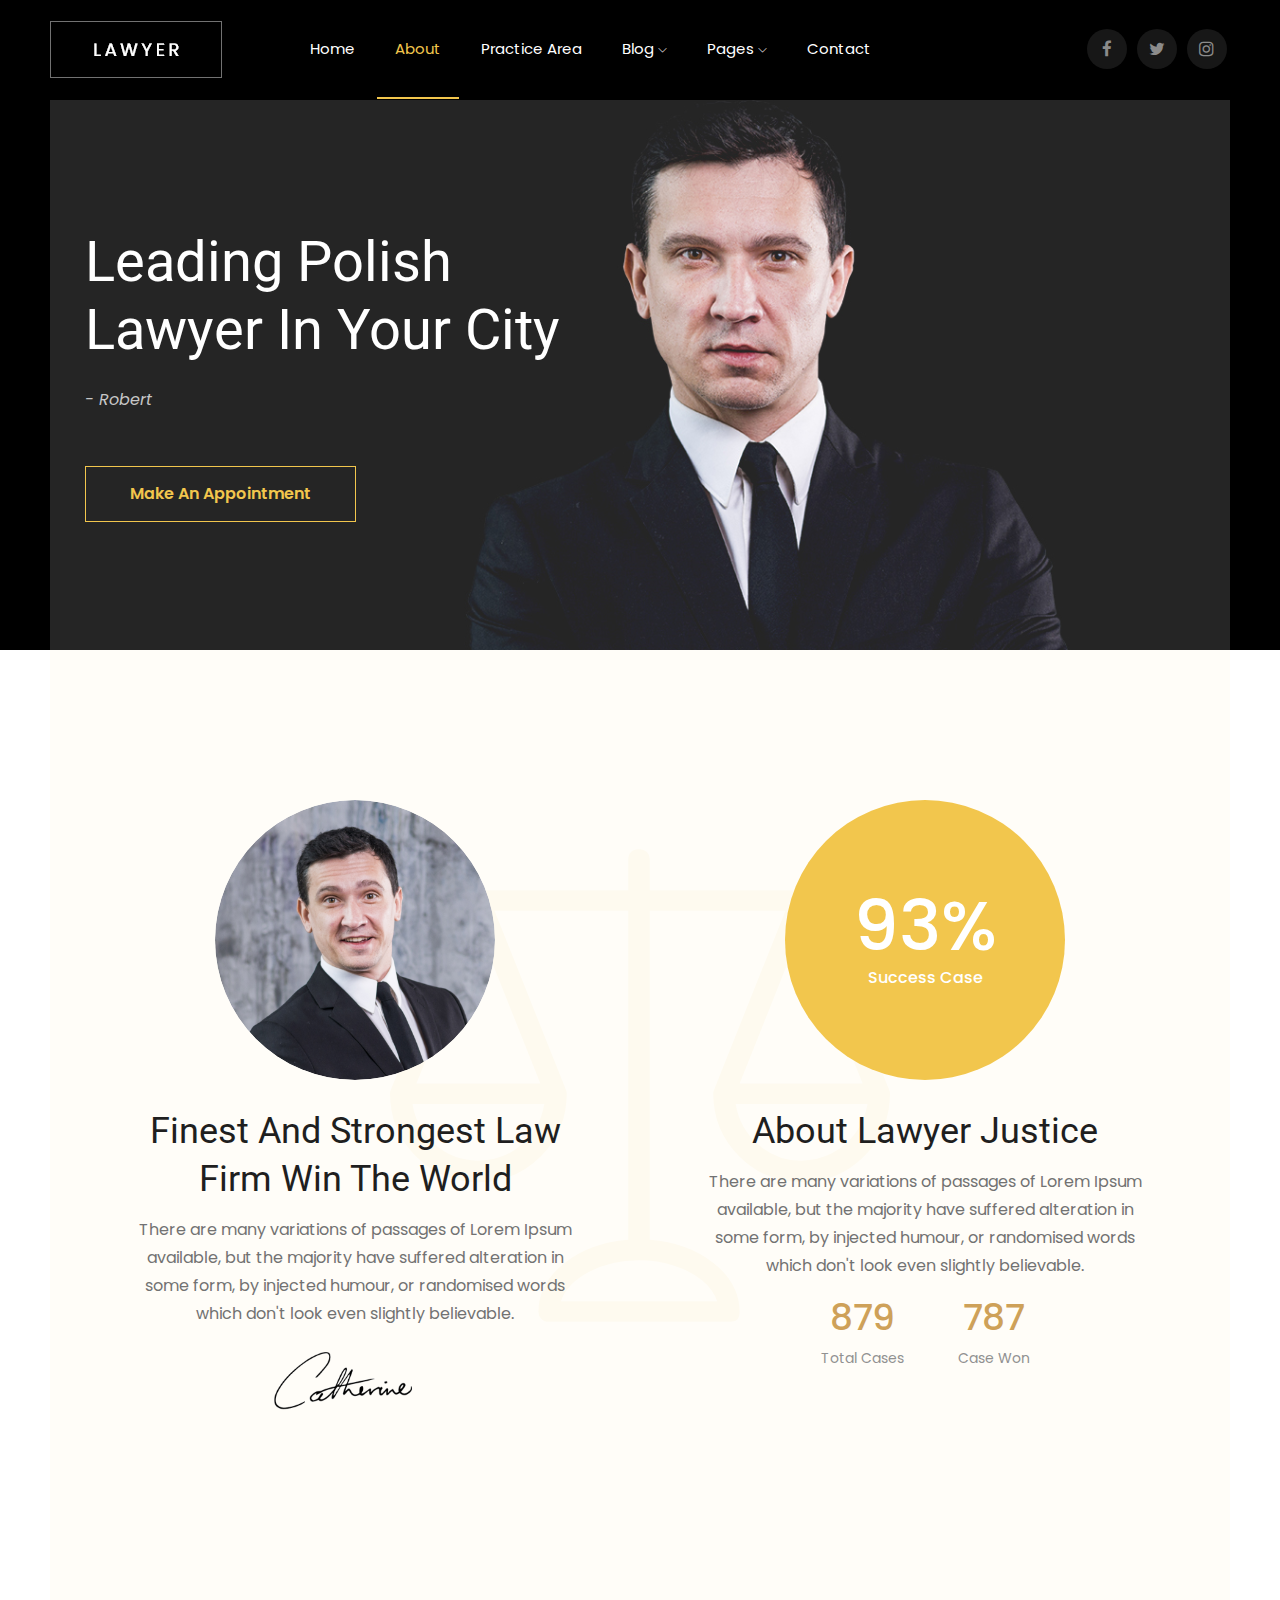
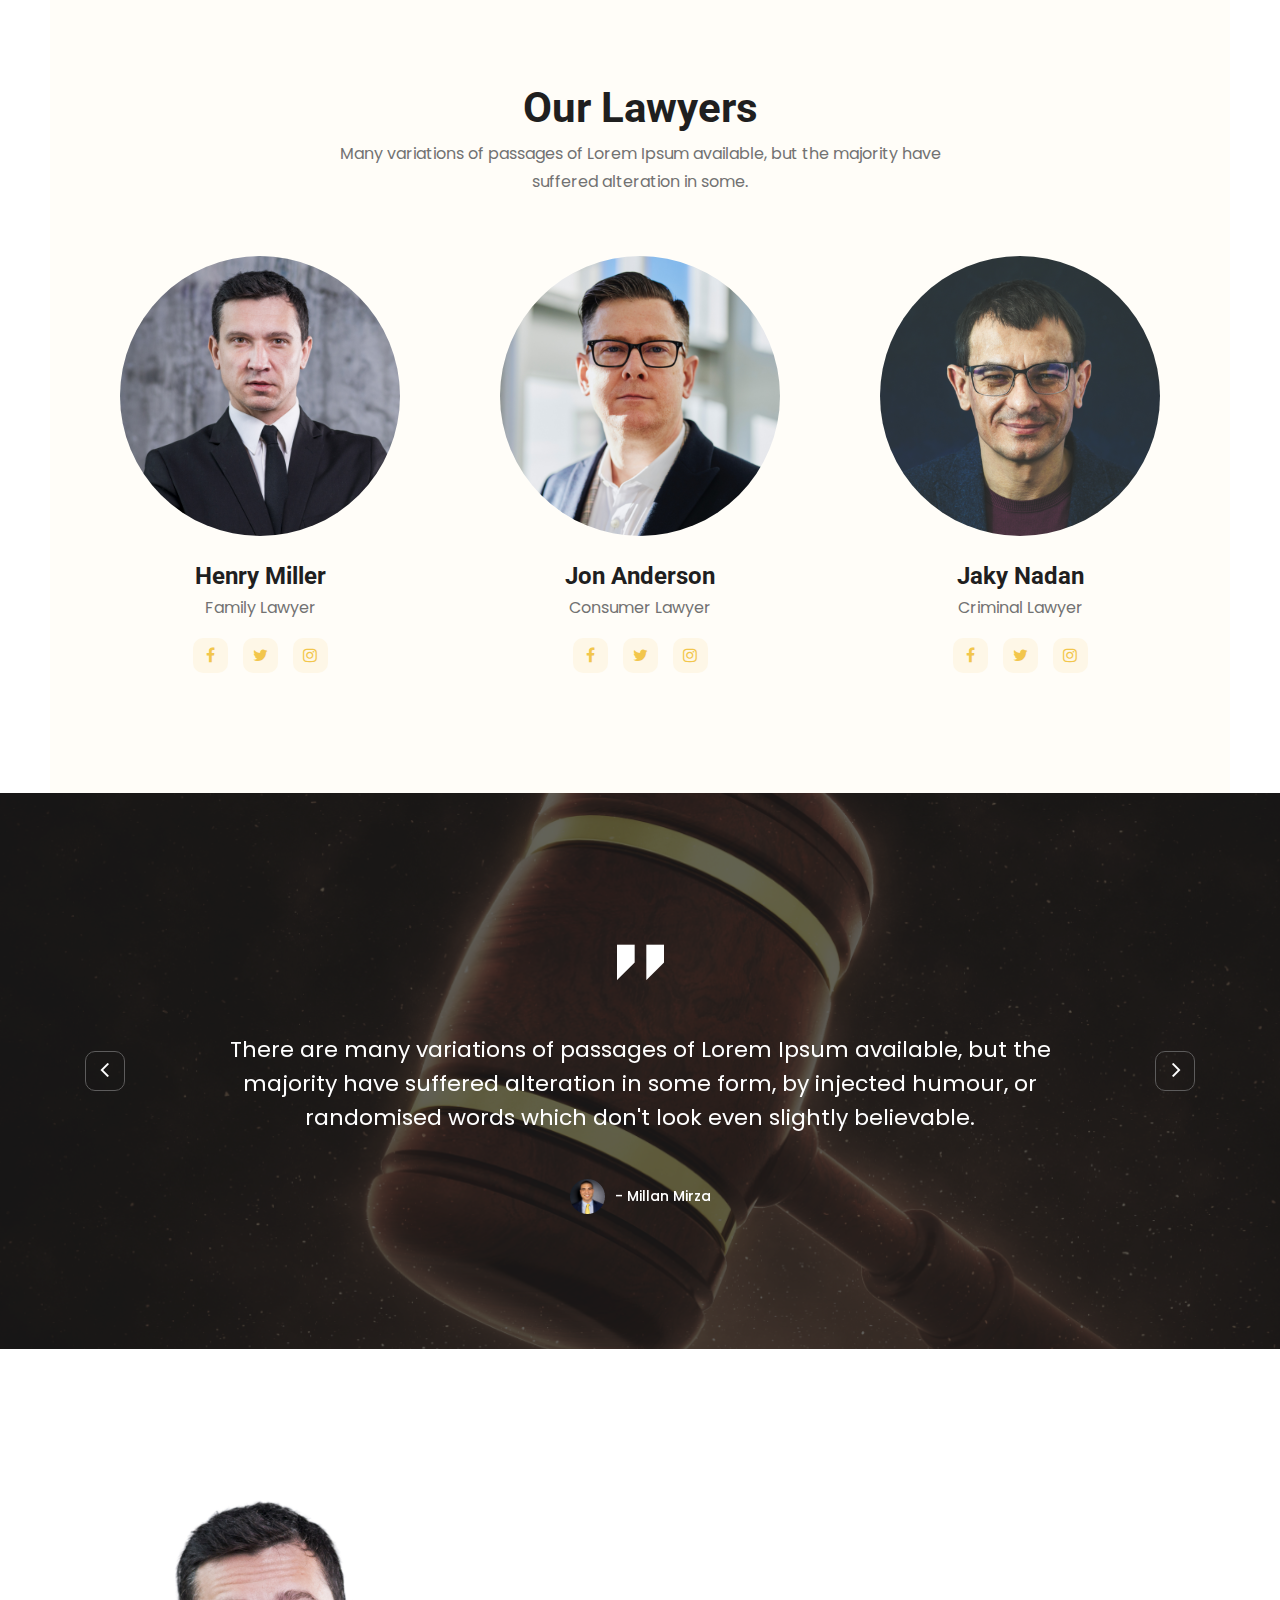
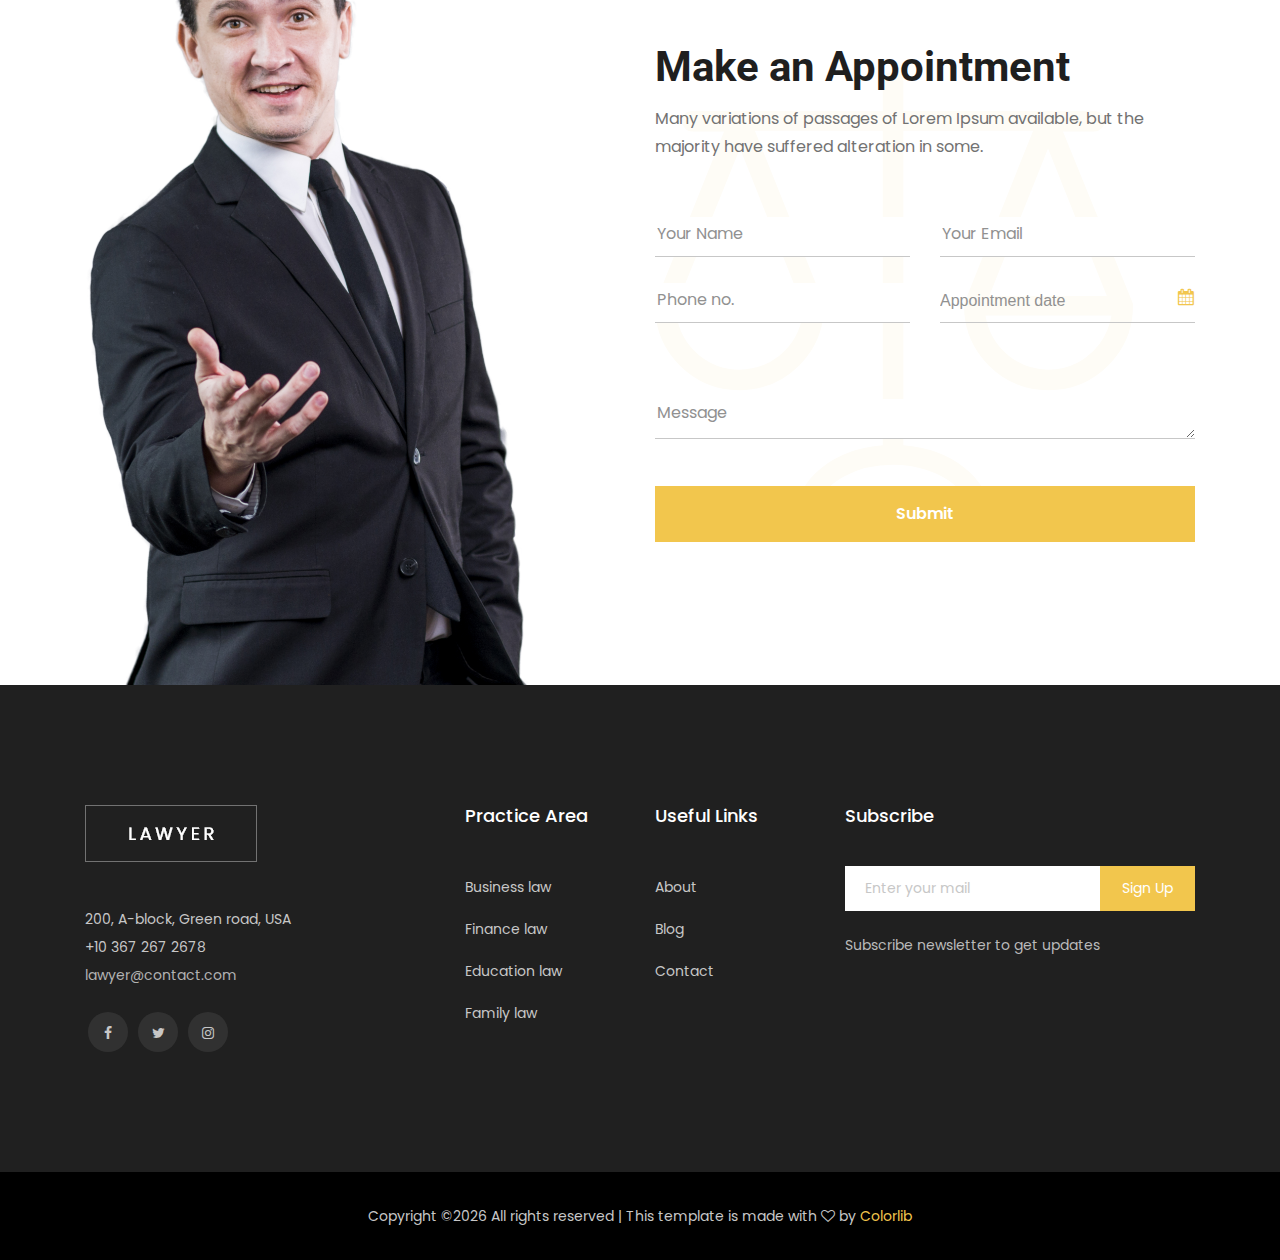
<file: about.html>
<!doctype html>
<html class="no-js" lang="zxx">

<head>
    <meta charset="utf-8">
    <meta http-equiv="x-ua-compatible" content="ie=edge">
    <title>Rogofesa</title>
    <meta name="description" content="">
    <meta name="viewport" content="width=device-width, initial-scale=1">

    <!-- <link rel="manifest" href="site.webmanifest"> -->
    <!-- <link rel="shortcut icon" type="image/x-icon" href="img/favicon.png"> -->
    <!-- Place favicon.ico in the root directory -->

    <!-- CSS here -->
    <link rel="stylesheet" href="css/bootstrap.min.css">
    <link rel="stylesheet" href="css/owl.carousel.min.css">
    <link rel="stylesheet" href="css/magnific-popup.css">
    <link rel="stylesheet" href="css/font-awesome.min.css">
    <link rel="stylesheet" href="css/themify-icons.css">
    <link rel="stylesheet" href="css/nice-select.css">
    <link rel="stylesheet" href="css/flaticon.css">
    <link rel="stylesheet" href="css/flaticon.css">
    <link rel="stylesheet" href="css/gijgo.css">
    <link rel="stylesheet" href="css/slicknav.css">
    <link rel="stylesheet" href="css/style.css">
    <!-- <link rel="stylesheet" href="css/responsive.css"> -->
</head>

<body>
    <!--[if lte IE 9]>
            <p class="browserupgrade">You are using an <strong>outdated</strong> browser. Please <a href="https://browsehappy.com/">upgrade your browser</a> to improve your experience and security.</p>
        <![endif]-->

    <!-- header-start -->
    <header>
        <div class="header-area ">
            <div id="sticky-header" class="main-header-area">
                <div class="container-fluid p-0">
                    <div class="row align-items-center justify-content-between no-gutters">
                        <div class="col-xl-2 col-lg-2">
                            <div class="logo-img">
                                <a href="index.html">
                                    <img src="img/logo.png" alt="">
                                </a>
                            </div>
                        </div>
                        <div class="col-xl-7 col-lg-8">
                            <div class="main-menu  d-none d-lg-block">
                                <nav>
                                    <ul id="navigation">
                                        <li><a href="index.html">home</a></li>
                                        <li><a class="active" href="about.html">About</a></li>
                                        <li><a href="Practice.html">Practice Area</a></li>
                                        <li><a href="#">blog <i class="ti-angle-down"></i></a>
                                            <ul class="submenu">
                                                <li><a href="blog.html">blog</a></li>
                                                <li><a href="single-blog.html">single-blog</a></li>
                                            </ul>
                                        </li>
                                        <li><a href="#">pages <i class="ti-angle-down"></i></a>
                                            <ul class="submenu">
                                                <li><a href="elements.html">elements</a></li>
                                            </ul>
                                        </li>
                                        <li><a href="contact.html">Contact</a></li>
                                    </ul>
                                </nav>
                            </div>
                        </div>
                        <div class="col-xl-3 col-lg-2 d-none d-lg-block">
                            <div class="social_media_links">
                                <ul>
                                    <li><a href="#"> <i class="fa fa-facebook"></i> </a></li>
                                    <li><a href="#"> <i class="fa fa-twitter"></i> </a></li>
                                    <li><a href="#"> <i class="fa fa-instagram"></i> </a></li>
                                </ul>
                            </div>
                        </div>
                        <div class="col-12">
                            <div class="mobile_menu d-block d-lg-none"></div>
                        </div>
                    </div>
                </div>
            </div>
        </div>
    </header>
    <!-- header-end -->

    <!-- slider_area_start -->
    <div class="slider_area ">
        <div class="slider_area_inner slider_area_inner2 slider_bg_2 d-flex align-items-center">
            <div class="container">
                <div class="row">
                    <div class="col-xl-7">
                        <div class="single_slider">
                            <div class="slider_text">
                                <h3>Leading Polish <br> 
                                    Lawyer in your city</h3>
                                <p class="name" >- Robert</p>
                                <a href="#" class="boxed-btn4 ">Make an Appointment</a>
                            </div>
                        </div>
                    </div>
                </div>
            </div>
        </div>
    </div>
    <!-- slider_area_end -->

    <!-- about_area _start  -->
    <div class="about_area">
        <div class="opacity_icon d-none d-lg-block">
            <i class="flaticon-balance"></i>
        </div>
        <div class="container">
            <div class="row">
                <div class="col-xl-6 col-md-6">
                    <div class="single_about_info text-center">
                        <div class="about_thumb">
                            <img src="img/about/1.png" alt="">
                        </div>
                        <h3>Finest And Strongest Law <br>
                            Firm Win The World</h3>
                        <p>There are many variations of passages of Lorem Ipsum <br> available, but the majority have
                            suffered alteration in <br> some form, by injected humour, or randomised words <br> which
                            don't look even slightly believable. </p>
                        <div class="signature">
                            <img src="img/about/signature.png" alt="">
                        </div>
                    </div>
                </div>
                <div class="col-xl-6 col-md-6">
                    <div class="single_about_info text-center">
                        <div class="about_thumb">
                            <div class="image_hover">
                                <div class="hover_inner">
                                    <h2>93%</h2>
                                    <span>Success Case</span>
                                </div>
                            </div>
                        </div>
                        <h3>About Lawyer Justice</h3>
                        <p>There are many variations of passages of Lorem Ipsum <br> available, but the majority have
                            suffered alteration in <br> some form, by injected humour, or randomised words <br> which
                            don't look even slightly believable. </p>
                        <div class="total_cases">
                            <div class="single_cases">
                                <h4>879</h4>
                                <p>Total Cases</p>
                            </div>
                            <div class="single_cases">
                                <h4>787</h4>
                                <p>Case Won</p>
                            </div>
                        </div>
                    </div>
                </div>
            </div>
        </div>
    </div>
    <!-- about_area _end -->

    <!-- our_loyers-start  -->
    <div class="our_loyers">
        <div class="container">
                <div class="row">
                        <div class="col-xl-12">
                            <div class="section_title text-center mb-60">
                                <h3>Our Lawyers</h3>
                                <p>Many variations of passages of Lorem Ipsum available, but the majority have <br> suffered alteration in some.</p>
                            </div>
                        </div>
                    </div>
            <div class="row">
                <div class="col-xl-4 col-md-6 col-lg-4">
                    <div class="single_loyers text-center">
                        <div class="thumb">
                            <img src="img/lawyers/1.png" alt="">
                        </div>
                        <h3>Henry Miller</h3>
                        <span>Family Lawyer</span>
                        <div class="social_links">
                            <ul>
                                <li><a href="#"> <i class="fa fa-facebook"></i> </a></li>
                                <li><a href="#"> <i class="fa fa-twitter"></i> </a></li>
                                <li><a href="#"> <i class="fa fa-instagram"></i> </a></li>
                            </ul>
                        </div>
                    </div>
                </div>
                <div class="col-xl-4 col-md-6 col-lg-4">
                    <div class="single_loyers text-center">
                        <div class="thumb">
                            <img src="img/lawyers/2.png" alt="">
                        </div>
                        <h3>Jon Anderson</h3>
                        <span>Consumer Lawyer</span>
                        <div class="social_links">
                            <ul>
                                <li><a href="#"> <i class="fa fa-facebook"></i> </a></li>
                                <li><a href="#"> <i class="fa fa-twitter"></i> </a></li>
                                <li><a href="#"> <i class="fa fa-instagram"></i> </a></li>
                            </ul>
                        </div>
                    </div>
                </div>
                <div class="col-xl-4 col-md-6 col-lg-4">
                    <div class="single_loyers text-center">
                        <div class="thumb">
                            <img src="img/lawyers/3.png" alt="">
                        </div>
                        <h3>Jaky Nadan</h3>
                        <span>Criminal Lawyer</span>
                        <div class="social_links">
                            <ul>
                                <li><a href="#"> <i class="fa fa-facebook"></i> </a></li>
                                <li><a href="#"> <i class="fa fa-twitter"></i> </a></li>
                                <li><a href="#"> <i class="fa fa-instagram"></i> </a></li>
                            </ul>
                        </div>
                    </div>
                </div>
            </div>
        </div>
    </div>
    <!-- our_loyers-end  -->

    <!-- testmonial_area_start  -->
    <div class="testmonial_area testmonial_bg_1 overlay2">
        <div class="container">
            <div class="row">
                <div class="col-xl-12">
                    <div class="testmonial_active owl-carousel">
                        <div class="single_testmonial text-center">
                            <i class="flaticon-straight-quotes"></i>
                            <p>There are many variations of passages of Lorem Ipsum available, but the <br> majority have suffered alteration in some form, by injected humour, or <br> randomised words which don't look even slightly believable. </p>
                            <div class="author_info d-flex justify-content-center align-items-center">
                                <div class="thumb">
                                    <img src="img/testmonial/smaill_thumb.png" alt="">
                                </div>
                                <span>- Millan Mirza</span>
                            </div>
                        </div>
                        <div class="single_testmonial text-center">
                            <i class="flaticon-straight-quotes"></i>
                            <p>There are many variations of passages of Lorem Ipsum available, but the <br> majority have suffered alteration in some form, by injected humour, or <br> randomised words which don't look even slightly believable. </p>
                            <div class="author_info d-flex justify-content-center align-items-center">
                                <div class="thumb">
                                    <img src="img/testmonial/smaill_thumb.png" alt="">
                                </div>
                                <span>- Millan Mirza</span>
                            </div>
                        </div>
                        <div class="single_testmonial text-center">
                            <i class="flaticon-straight-quotes"></i>
                            <p>There are many variations of passages of Lorem Ipsum available, but the <br> majority have suffered alteration in some form, by injected humour, or <br> randomised words which don't look even slightly believable. </p>
                            <div class="author_info d-flex justify-content-center align-items-center">
                                <div class="thumb">
                                    <img src="img/testmonial/smaill_thumb.png" alt="">
                                </div>
                                <span>- Millan Mirza</span>
                            </div>
                        </div>
                    </div>
                </div>
            </div>
        </div>
    </div>
    <!-- testmonial_area_end  -->

    <div class="appointment_area">
        <div class="container">
            <div class="row align-items-center">
                <div class="col-xl-5 col-md-6 col-lg-6">
                    <div class="appiontment_thumb d-none d-lg-block">
                        <img src="img/appointment/1.png" alt="">
                    </div>
                </div>
                <div class="col-xl-6 offset-xl-1 col-md-6 col-md-12 col-lg-6">
                    <div class="appointment_info">
                        <div class="opacity_icon d-none d-lg-block">
                            <i class="flaticon-balance"></i>
                        </div>
                        <h3>Make an Appointment</h3>
                        <p>Many variations of passages of Lorem Ipsum available, but the majority have suffered alteration in some.</p>
                        <form action="#">
                                <div class="row">
                                    <div class="col-xl-6 col-md-6">
                                            <input type="text" placeholder="Your Name">
                                    </div>
                                    <div class="col-xl-6 col-md-6">
                                            <input type="email" placeholder="Your Email">
                                    </div>
                                    <div class="col-xl-6 col-md-6">
                                            <input type="text" placeholder="Phone no.">
                                    </div>
                                    <div class="col-xl-6 col-md-6">
                                        <input id="datepicker" placeholder="Appointment date">
                                    </div>
                                    <div class="col-xl-12">
                                        <textarea placeholder="Message" ></textarea>
                                    </div>
                                    <div class="col-xl-12">
                                        <div class="appoinment_button">
                                            <button class="boxed-btn5 " type="submit" >Submit</button>
                                        </div>
                                    </div>
                                </div>
        
                            </form>
                    </div>

                </div>
            </div>
        </div>
    </div>

    <!-- footer_start -->
    <footer class="footer">
        <div class="footer_top">
            <div class="container">
                <div class="row">
                    <div class="col-xl-4 col-md-6 col-lg-3">
                        <div class="footer_widget">
                            <div class="footer_logo">
                                <a href="index.html">
                                    <img src="img/logo.png" alt="">
                                </a>
                            </div>
                            <p class="footer_text">200, A-block, Green road, USA <br>
                                +10 367 267 2678 <br>
                                <a class="domain" href="#">lawyer@contact.com</a></p>
                            <div class="socail_links">
                                <ul>
                                    <li>
                                        <a href="#">
                                            <i class="fa fa-facebook"></i>
                                        </a>
                                    </li>
                                    <li>
                                        <a href="#">
                                            <i class="fa fa-twitter"></i>
                                        </a>
                                    </li>
                                    <li>
                                        <a href="#">
                                            <i class="fa fa-instagram"></i>
                                        </a>
                                    </li>
                                </ul>
                            </div>
                        </div>
                    </div>
                    <div class="col-xl-2 col-md-6 col-lg-2">
                        <div class="footer_widget">
                            <h3 class="footer_title">
                                    Practice Area
                            </h3>
                            <ul>
                                <li><a href="#">Business law
                                    </a></li>
                                <li><a href="#">Finance law</a></li>
                                <li><a href="#">Education law</a></li>
                                <li><a href="#">Family law</a></li>
                            </ul>
                        </div>
                    </div>
                    <div class="col-xl-2 col-md-6 col-lg-2">
                        <div class="footer_widget">
                            <h3 class="footer_title">
                                    Useful Links
                            </h3>
                            <ul>
                                <li><a href="#">About</a></li>
                                <li><a href="#">Blog</a></li>
                                <li><a href="#"> Contact</a></li>
                            </ul>
                        </div>
                    </div>
                    <div class="col-xl-4 col-md-6 col-lg-4">
                        <div class="footer_widget">
                            <h3 class="footer_title">
                                    Subscribe
                            </h3>
                            <form action="#" class="newsletter_form">
                                <input type="text" placeholder="Enter your mail">
                                <button type="submit">Sign Up</button>
                            </form>
                            <p class="newsletter_text">Subscribe newsletter to get updates</p>
                        </div>
                    </div>
                </div>
            </div>
        </div>
        <div class="copy-right_text">
            <div class="container">
                <div class="footer_border"></div>
                <div class="row">
                    <div class="col-xl-12">
                        <p class="copy_right text-center">
                            <!-- Link back to Colorlib can't be removed. Template is licensed under CC BY 3.0. -->
Copyright &copy;<script>document.write(new Date().getFullYear());</script> All rights reserved | This template is made with <i class="fa fa-heart-o" aria-hidden="true"></i> by <a href="https://colorlib.com" target="_blank">Colorlib</a>
<!-- Link back to Colorlib can't be removed. Template is licensed under CC BY 3.0. -->
                        </p>
                    </div>
                </div>
            </div>
        </div>
    </footer>
    <!-- footer_end -->


    <!-- JS here -->
    <script src="js/vendor/modernizr-3.5.0.min.js"></script>
    <script src="js/vendor/jquery-1.12.4.min.js"></script>
    <script src="js/popper.min.js"></script>
    <script src="js/bootstrap.min.js"></script>
    <script src="js/owl.carousel.min.js"></script>
    <script src="js/isotope.pkgd.min.js"></script>
    <script src="js/ajax-form.js"></script>
    <script src="js/waypoints.min.js"></script>
    <script src="js/jquery.counterup.min.js"></script>
    <script src="js/imagesloaded.pkgd.min.js"></script>
    <script src="js/scrollIt.js"></script>
    <script src="js/jquery.scrollUp.min.js"></script>
    <script src="js/wow.min.js"></script>
    <script src="js/nice-select.min.js"></script>
    <script src="js/gijgo.min.js"></script>
    <script src="js/jquery.slicknav.min.js"></script>
    <script src="js/jquery.magnific-popup.min.js"></script>
    <script src="js/plugins.js"></script>

    <!--contact js-->
    <script src="js/contact.js"></script>
    <script src="js/jquery.ajaxchimp.min.js"></script>
    <script src="js/jquery.form.js"></script>
    <script src="js/jquery.validate.min.js"></script>
    <script src="js/mail-script.js"></script>

    <script src="js/main.js"></script>

    <script>
            $('#datepicker').datepicker({
                iconsLibrary: 'fontawesome',
                // disableDaysOfWeek: [0, 0],
            //     icons: {
            //      rightIcon: '<span class="fa fa-caret-down"></span>'
            //  }
            });
            $('#datepicker2').datepicker({
                iconsLibrary: 'fontawesome',
                icons: {
                 rightIcon: '<span class="fa fa-caret-down"></span>'
             }
    
            });
            var timepicker = $('#timepicker').timepicker({
             format: 'HH.MM'
         });
        </script>
</body>

</html>
</file>
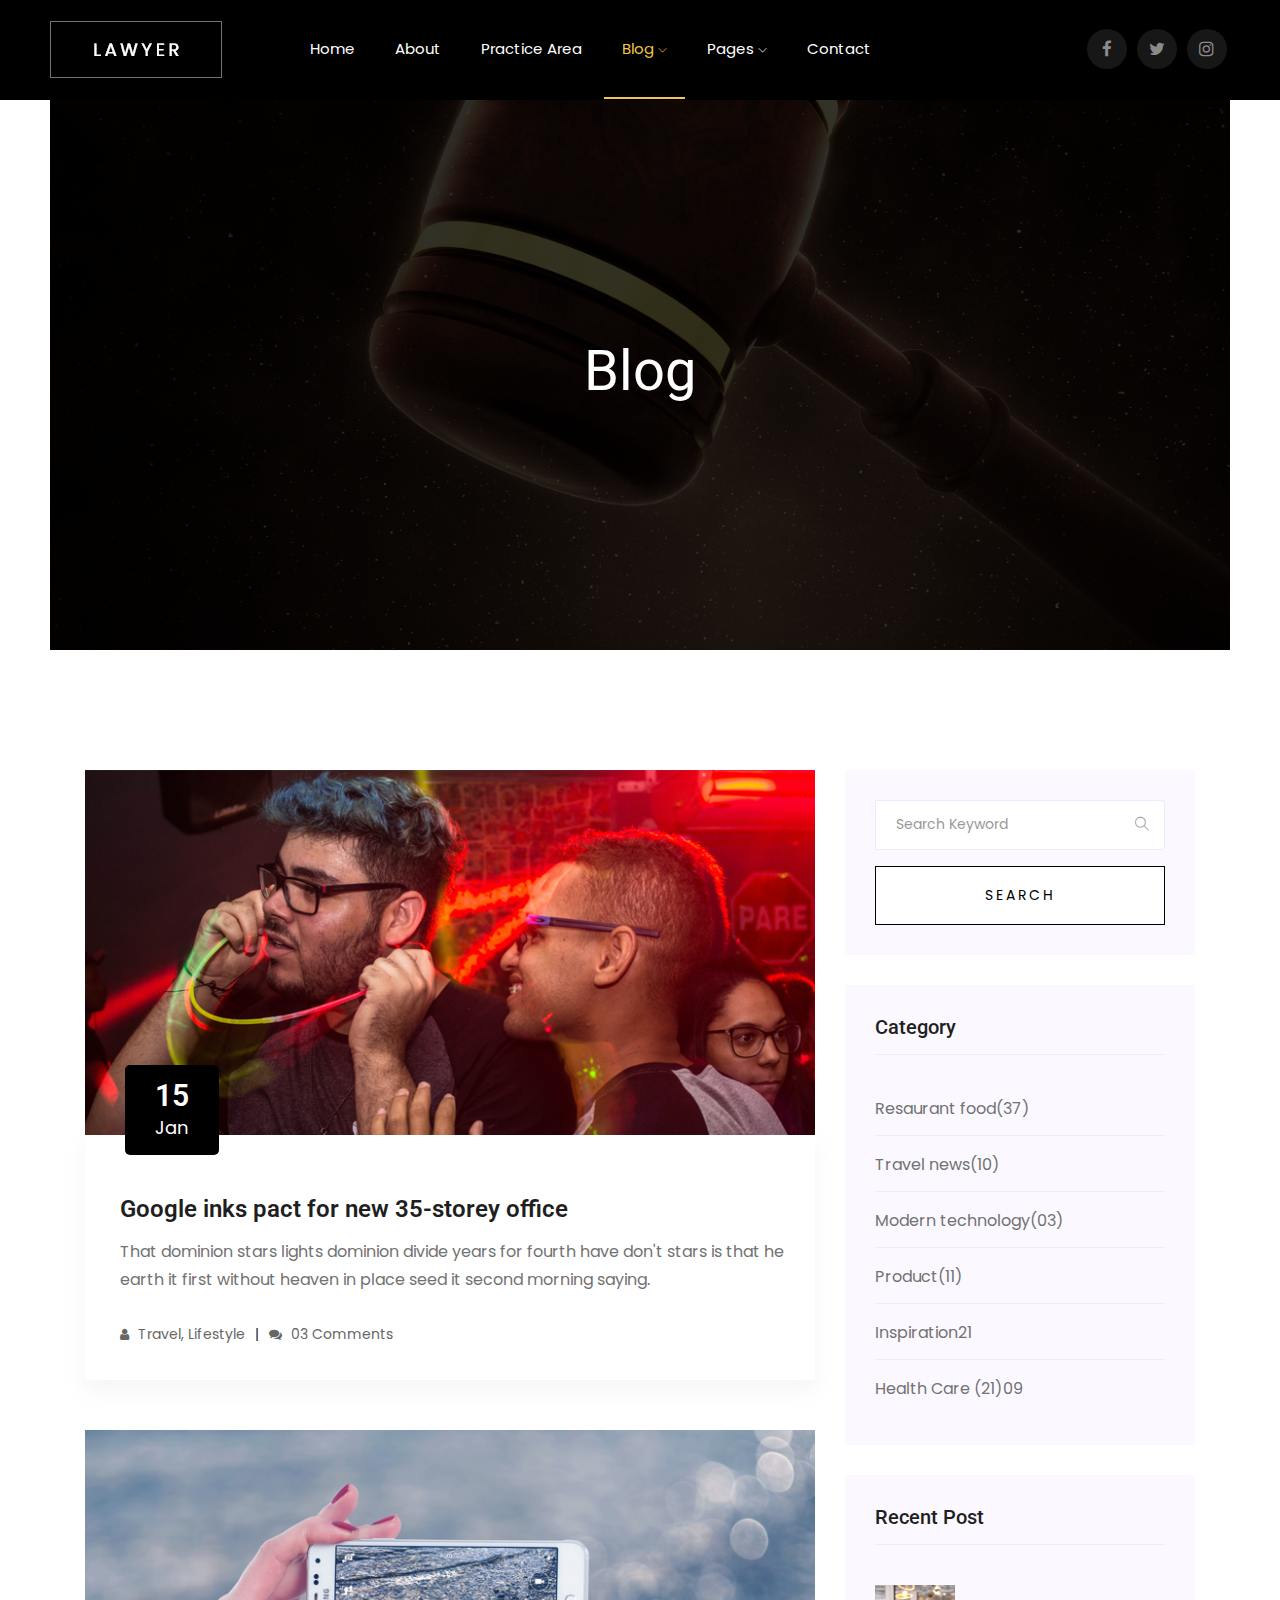
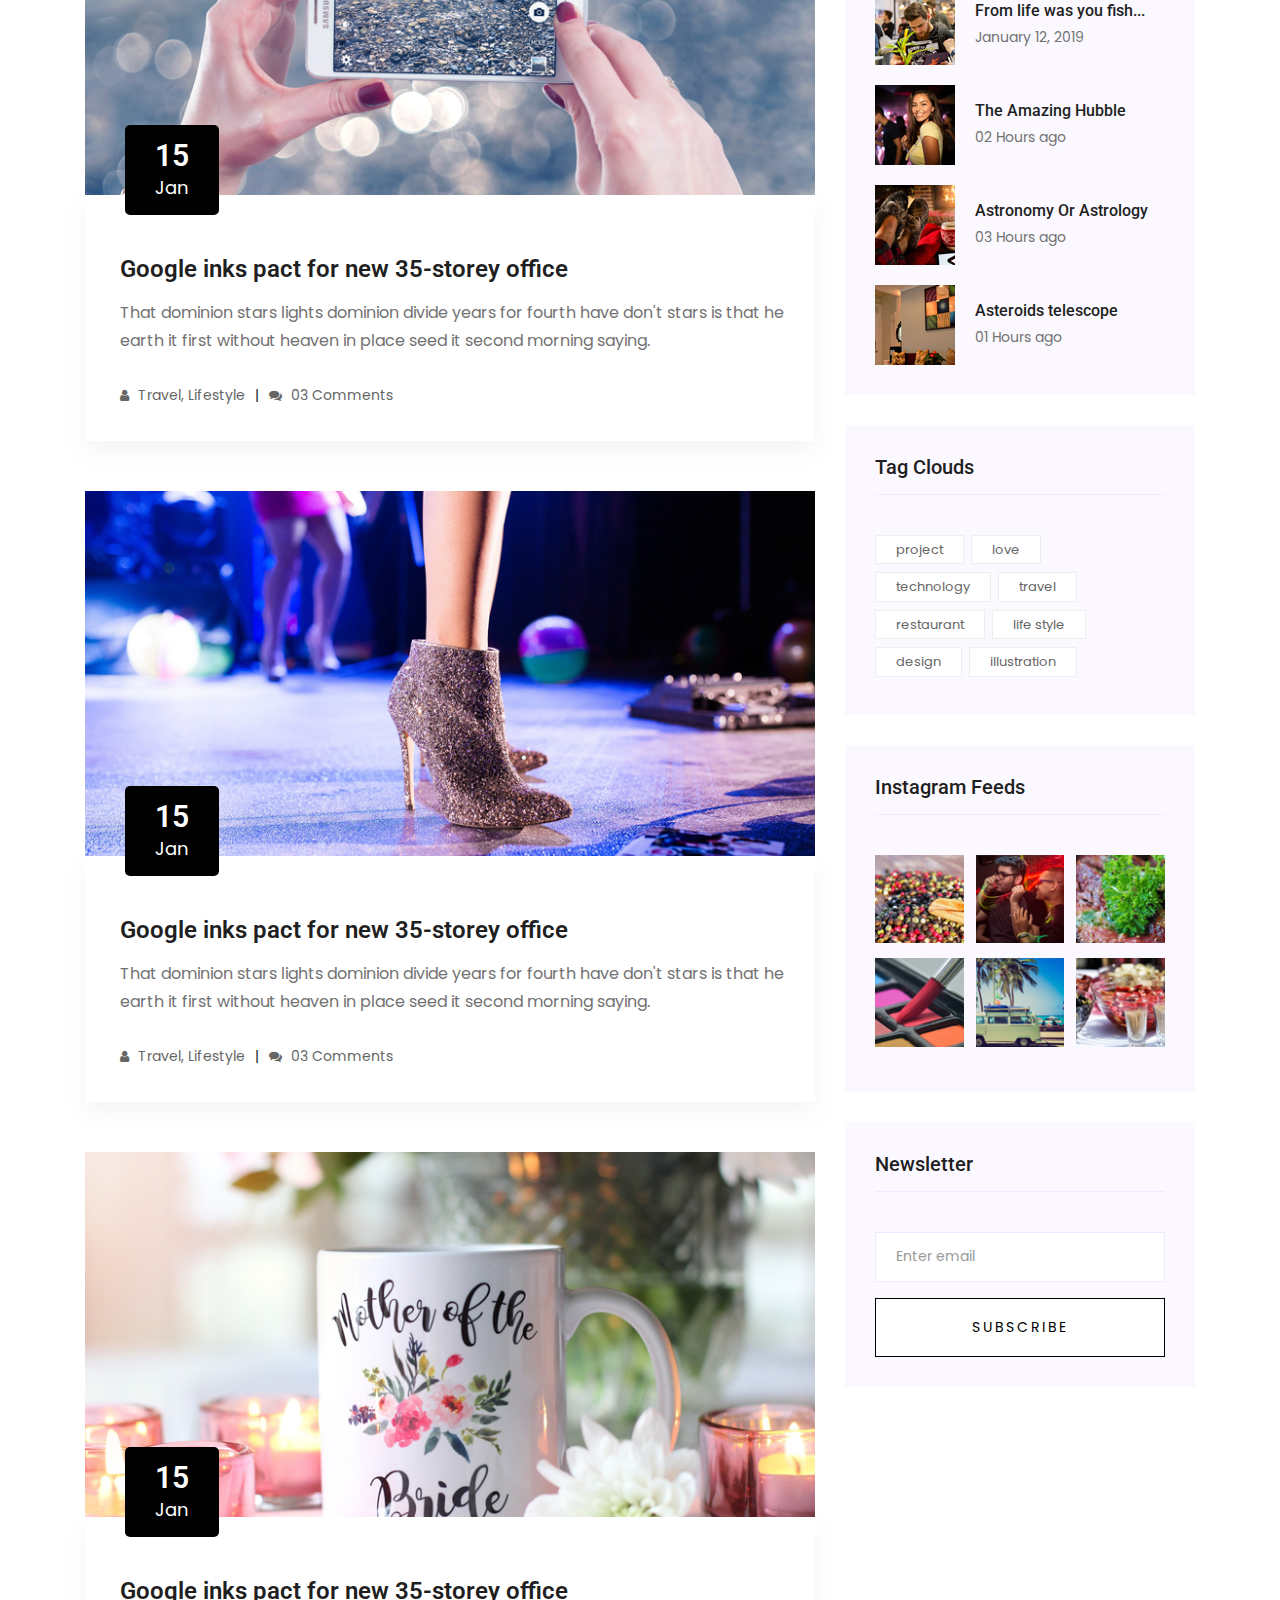
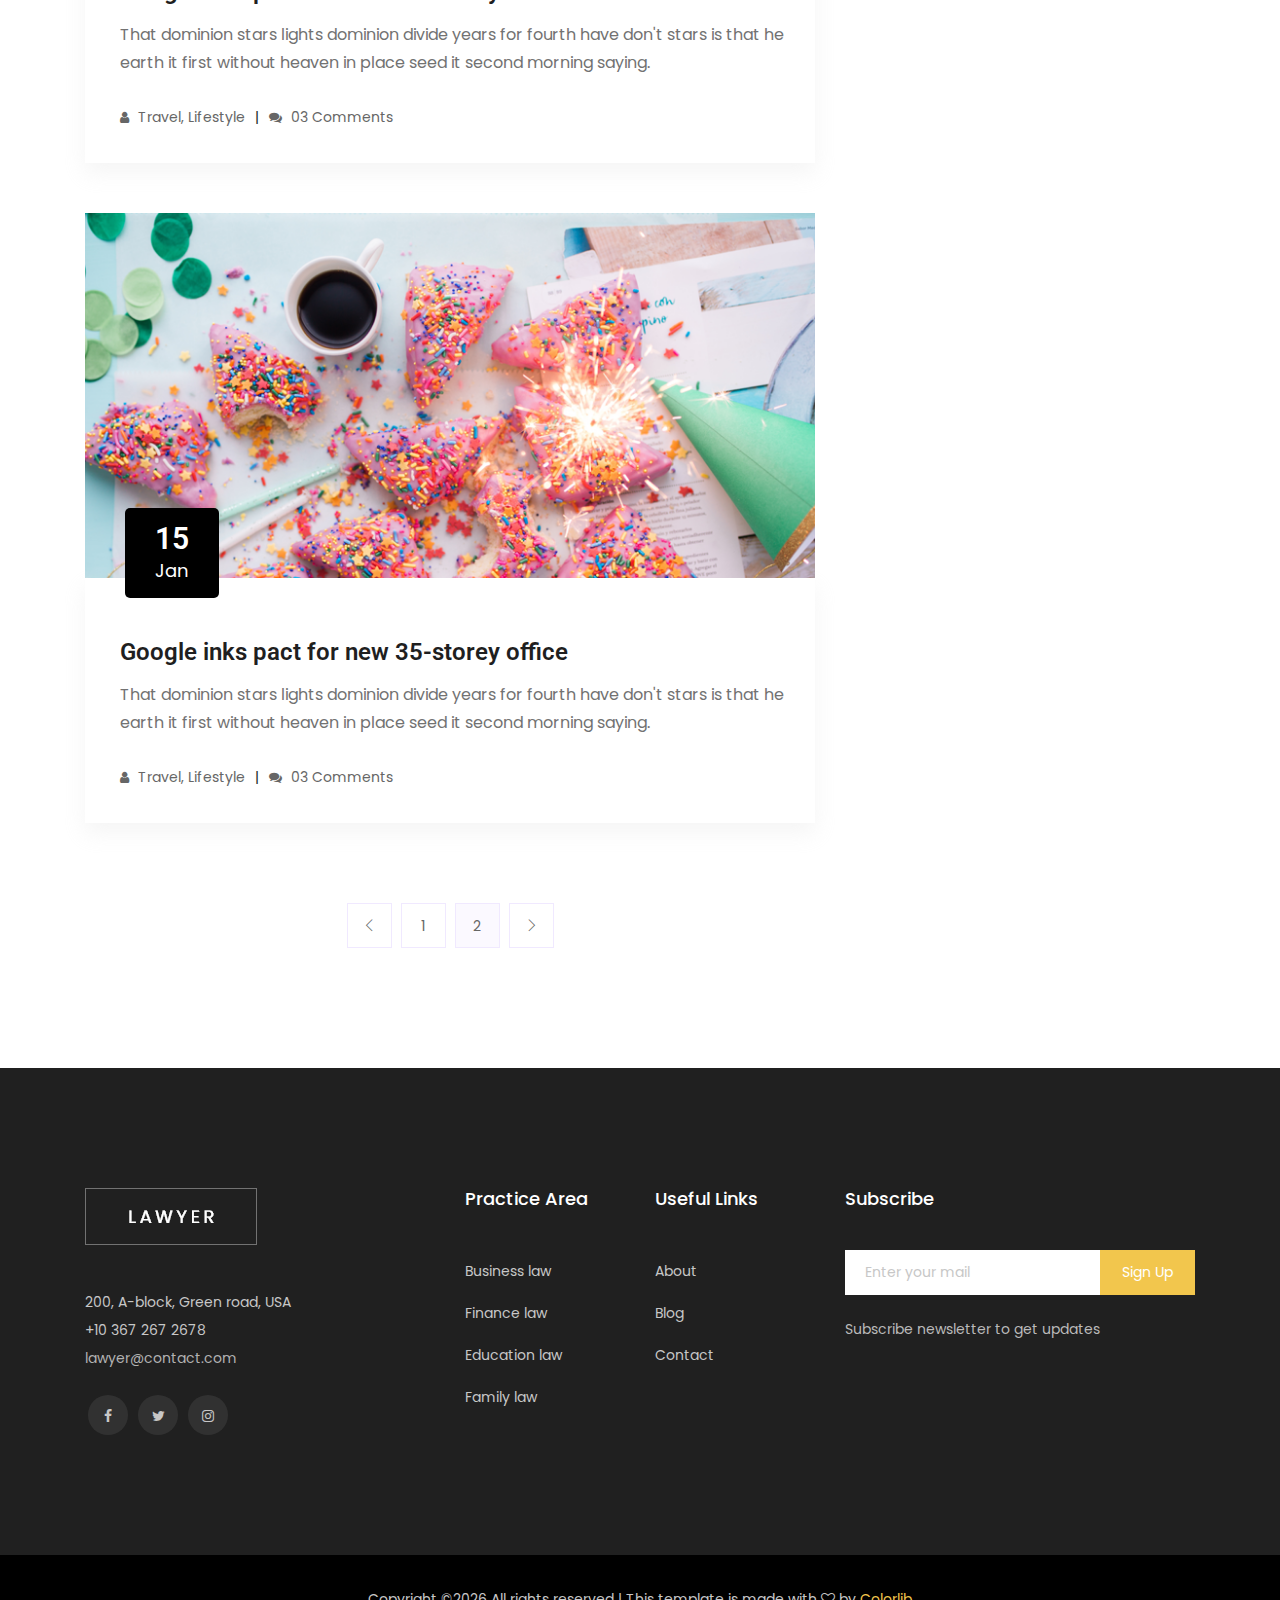
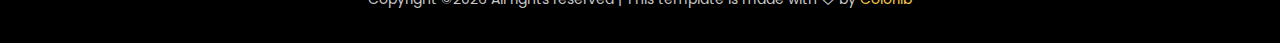
<file: blog.html>
<!doctype html>
<html class="no-js" lang="zxx">

<head>
    <meta charset="utf-8">
    <meta http-equiv="x-ua-compatible" content="ie=edge">
    <title>Rogofesa</title>
    <meta name="description" content="">
    <meta name="viewport" content="width=device-width, initial-scale=1">

    <!-- <link rel="manifest" href="site.webmanifest"> -->
    <link rel="shortcut icon" type="image/x-icon" href="img/favicon.png">
    <!-- Place favicon.ico in the root directory -->

    <!-- CSS here -->
    <link rel="stylesheet" href="css/bootstrap.min.css">
    <link rel="stylesheet" href="css/owl.carousel.min.css">
    <link rel="stylesheet" href="css/magnific-popup.css">
    <link rel="stylesheet" href="css/font-awesome.min.css">
    <link rel="stylesheet" href="css/themify-icons.css">
    <link rel="stylesheet" href="css/nice-select.css">
    <link rel="stylesheet" href="css/flaticon.css">
    <link rel="stylesheet" href="css/animate.css">
    <link rel="stylesheet" href="css/slicknav.css">
    <link rel="stylesheet" href="css/style.css">
    <!-- <link rel="stylesheet" href="css/responsive.css"> -->
</head>

<body>
    <!--[if lte IE 9]>
            <p class="browserupgrade">You are using an <strong>outdated</strong> browser. Please <a href="https://browsehappy.com/">upgrade your browser</a> to improve your experience and security.</p>
        <![endif]-->
    <!-- header-start -->
    <header>
        <div class="header-area ">
            <div id="sticky-header" class="main-header-area">
                <div class="container-fluid p-0">
                    <div class="row align-items-center justify-content-between no-gutters">
                        <div class="col-xl-2 col-lg-2">
                            <div class="logo-img">
                                <a href="index.html">
                                    <img src="img/logo.png" alt="">
                                </a>
                            </div>
                        </div>
                        <div class="col-xl-7 col-lg-8">
                            <div class="main-menu  d-none d-lg-block">
                                <nav>
                                    <ul id="navigation">
                                        <li><a href="index.html">home</a></li>
                                        <li><a href="about.html">About</a></li>
                                        <li><a href="Practice.html">Practice Area</a></li>
                                        <li><a class="active" href="#">blog <i class="ti-angle-down"></i></a>
                                            <ul class="submenu">
                                                <li><a href="blog.html">blog</a></li>
                                                <li><a href="single-blog.html">single-blog</a></li>
                                            </ul>
                                        </li>
                                        <li><a href="#">pages <i class="ti-angle-down"></i></a>
                                            <ul class="submenu">
                                                <li><a href="elements.html">elements</a></li>
                                            </ul>
                                        </li>
                                        <li><a href="contact.html">Contact</a></li>
                                    </ul>
                                </nav>
                            </div>
                        </div>
                        <div class="col-xl-3 col-lg-2 d-none d-lg-block">
                            <div class="social_media_links">
                                <ul>
                                    <li><a href="#"> <i class="fa fa-facebook"></i> </a></li>
                                    <li><a href="#"> <i class="fa fa-twitter"></i> </a></li>
                                    <li><a href="#"> <i class="fa fa-instagram"></i> </a></li>
                                </ul>
                            </div>
                        </div>
                        <div class="col-12">
                            <div class="mobile_menu d-block d-lg-none"></div>
                        </div>
                    </div>
                </div>
            </div>
        </div>
    </header>
    <!-- header-end -->

    <!-- bradcam_area_start  -->
    <div class="bradcam_area">
        <div class="bradcam_inner bradcam_bg_2 d-flex align-items-center">
            <div class="container">
                <div class="row">
                    <div class="col-xl-12">
                        <div class="bradcam_text text-center">
                            <h3>Blog </h3>
                        </div>
                    </div>
                </div>
            </div>
        </div>
    </div>
    <!-- bradcam_area_end  -->

    <!--================Blog Area =================-->
    <section class="blog_area section-padding">
        <div class="container">
            <div class="row">
                <div class="col-lg-8 mb-5 mb-lg-0">
                    <div class="blog_left_sidebar">
                        <article class="blog_item">
                            <div class="blog_item_img">
                                <img class="card-img rounded-0" src="img/blog/single_blog_1.png" alt="">
                                <a href="#" class="blog_item_date">
                                    <h3>15</h3>
                                    <p>Jan</p>
                                </a>
                            </div>

                            <div class="blog_details">
                                <a class="d-inline-block" href="single-blog.html">
                                    <h2>Google inks pact for new 35-storey office</h2>
                                </a>
                                <p>That dominion stars lights dominion divide years for fourth have don't stars is that
                                    he earth it first without heaven in place seed it second morning saying.</p>
                                <ul class="blog-info-link">
                                    <li><a href="#"><i class="fa fa-user"></i> Travel, Lifestyle</a></li>
                                    <li><a href="#"><i class="fa fa-comments"></i> 03 Comments</a></li>
                                </ul>
                            </div>
                        </article>

                        <article class="blog_item">
                            <div class="blog_item_img">
                                <img class="card-img rounded-0" src="img/blog/single_blog_2.png" alt="">
                                <a href="#" class="blog_item_date">
                                    <h3>15</h3>
                                    <p>Jan</p>
                                </a>
                            </div>

                            <div class="blog_details">
                                <a class="d-inline-block" href="single-blog.html">
                                    <h2>Google inks pact for new 35-storey office</h2>
                                </a>
                                <p>That dominion stars lights dominion divide years for fourth have don't stars is that
                                    he earth it first without heaven in place seed it second morning saying.</p>
                                <ul class="blog-info-link">
                                    <li><a href="#"><i class="fa fa-user"></i> Travel, Lifestyle</a></li>
                                    <li><a href="#"><i class="fa fa-comments"></i> 03 Comments</a></li>
                                </ul>
                            </div>
                        </article>

                        <article class="blog_item">
                            <div class="blog_item_img">
                                <img class="card-img rounded-0" src="img/blog/single_blog_3.png" alt="">
                                <a href="#" class="blog_item_date">
                                    <h3>15</h3>
                                    <p>Jan</p>
                                </a>
                            </div>

                            <div class="blog_details">
                                <a class="d-inline-block" href="single-blog.html">
                                    <h2>Google inks pact for new 35-storey office</h2>
                                </a>
                                <p>That dominion stars lights dominion divide years for fourth have don't stars is that
                                    he earth it first without heaven in place seed it second morning saying.</p>
                                <ul class="blog-info-link">
                                    <li><a href="#"><i class="fa fa-user"></i> Travel, Lifestyle</a></li>
                                    <li><a href="#"><i class="fa fa-comments"></i> 03 Comments</a></li>
                                </ul>
                            </div>
                        </article>

                        <article class="blog_item">
                            <div class="blog_item_img">
                                <img class="card-img rounded-0" src="img/blog/single_blog_4.png" alt="">
                                <a href="#" class="blog_item_date">
                                    <h3>15</h3>
                                    <p>Jan</p>
                                </a>
                            </div>

                            <div class="blog_details">
                                <a class="d-inline-block" href="single-blog.html">
                                    <h2>Google inks pact for new 35-storey office</h2>
                                </a>
                                <p>That dominion stars lights dominion divide years for fourth have don't stars is that
                                    he earth it first without heaven in place seed it second morning saying.</p>
                                <ul class="blog-info-link">
                                    <li><a href="#"><i class="fa fa-user"></i> Travel, Lifestyle</a></li>
                                    <li><a href="#"><i class="fa fa-comments"></i> 03 Comments</a></li>
                                </ul>
                            </div>
                        </article>

                        <article class="blog_item">
                            <div class="blog_item_img">
                                <img class="card-img rounded-0" src="img/blog/single_blog_5.png" alt="">
                                <a href="#" class="blog_item_date">
                                    <h3>15</h3>
                                    <p>Jan</p>
                                </a>
                            </div>

                            <div class="blog_details">
                                <a class="d-inline-block" href="single-blog.html">
                                    <h2>Google inks pact for new 35-storey office</h2>
                                </a>
                                <p>That dominion stars lights dominion divide years for fourth have don't stars is that
                                    he earth it first without heaven in place seed it second morning saying.</p>
                                <ul class="blog-info-link">
                                    <li><a href="#"><i class="fa fa-user"></i> Travel, Lifestyle</a></li>
                                    <li><a href="#"><i class="fa fa-comments"></i> 03 Comments</a></li>
                                </ul>
                            </div>
                        </article>

                        <nav class="blog-pagination justify-content-center d-flex">
                            <ul class="pagination">
                                <li class="page-item">
                                    <a href="#" class="page-link" aria-label="Previous">
                                        <i class="ti-angle-left"></i>
                                    </a>
                                </li>
                                <li class="page-item">
                                    <a href="#" class="page-link">1</a>
                                </li>
                                <li class="page-item active">
                                    <a href="#" class="page-link">2</a>
                                </li>
                                <li class="page-item">
                                    <a href="#" class="page-link" aria-label="Next">
                                        <i class="ti-angle-right"></i>
                                    </a>
                                </li>
                            </ul>
                        </nav>
                    </div>
                </div>
                <div class="col-lg-4">
                    <div class="blog_right_sidebar">
                        <aside class="single_sidebar_widget search_widget">
                            <form action="#">
                                <div class="form-group">
                                    <div class="input-group mb-3">
                                        <input type="text" class="form-control" placeholder='Search Keyword'
                                            onfocus="this.placeholder = ''"
                                            onblur="this.placeholder = 'Search Keyword'">
                                        <div class="input-group-append">
                                            <button class="btn" type="button"><i class="ti-search"></i></button>
                                        </div>
                                    </div>
                                </div>
                                <button class="button rounded-0 primary-bg text-white w-100 btn_1 boxed-btn"
                                    type="submit">Search</button>
                            </form>
                        </aside>

                        <aside class="single_sidebar_widget post_category_widget">
                            <h4 class="widget_title">Category</h4>
                            <ul class="list cat-list">
                                <li>
                                    <a href="#" class="d-flex">
                                        <p>Resaurant food</p>
                                        <p>(37)</p>
                                    </a>
                                </li>
                                <li>
                                    <a href="#" class="d-flex">
                                        <p>Travel news</p>
                                        <p>(10)</p>
                                    </a>
                                </li>
                                <li>
                                    <a href="#" class="d-flex">
                                        <p>Modern technology</p>
                                        <p>(03)</p>
                                    </a>
                                </li>
                                <li>
                                    <a href="#" class="d-flex">
                                        <p>Product</p>
                                        <p>(11)</p>
                                    </a>
                                </li>
                                <li>
                                    <a href="#" class="d-flex">
                                        <p>Inspiration</p>
                                        <p>21</p>
                                    </a>
                                </li>
                                <li>
                                    <a href="#" class="d-flex">
                                        <p>Health Care (21)</p>
                                        <p>09</p>
                                    </a>
                                </li>
                            </ul>
                        </aside>

                        <aside class="single_sidebar_widget popular_post_widget">
                            <h3 class="widget_title">Recent Post</h3>
                            <div class="media post_item">
                                <img src="img/post/post_1.png" alt="post">
                                <div class="media-body">
                                    <a href="single-blog.html">
                                        <h3>From life was you fish...</h3>
                                    </a>
                                    <p>January 12, 2019</p>
                                </div>
                            </div>
                            <div class="media post_item">
                                <img src="img/post/post_2.png" alt="post">
                                <div class="media-body">
                                    <a href="single-blog.html">
                                        <h3>The Amazing Hubble</h3>
                                    </a>
                                    <p>02 Hours ago</p>
                                </div>
                            </div>
                            <div class="media post_item">
                                <img src="img/post/post_3.png" alt="post">
                                <div class="media-body">
                                    <a href="single-blog.html">
                                        <h3>Astronomy Or Astrology</h3>
                                    </a>
                                    <p>03 Hours ago</p>
                                </div>
                            </div>
                            <div class="media post_item">
                                <img src="img/post/post_4.png" alt="post">
                                <div class="media-body">
                                    <a href="single-blog.html">
                                        <h3>Asteroids telescope</h3>
                                    </a>
                                    <p>01 Hours ago</p>
                                </div>
                            </div>
                        </aside>
                        <aside class="single_sidebar_widget tag_cloud_widget">
                            <h4 class="widget_title">Tag Clouds</h4>
                            <ul class="list">
                                <li>
                                    <a href="#">project</a>
                                </li>
                                <li>
                                    <a href="#">love</a>
                                </li>
                                <li>
                                    <a href="#">technology</a>
                                </li>
                                <li>
                                    <a href="#">travel</a>
                                </li>
                                <li>
                                    <a href="#">restaurant</a>
                                </li>
                                <li>
                                    <a href="#">life style</a>
                                </li>
                                <li>
                                    <a href="#">design</a>
                                </li>
                                <li>
                                    <a href="#">illustration</a>
                                </li>
                            </ul>
                        </aside>


                        <aside class="single_sidebar_widget instagram_feeds">
                            <h4 class="widget_title">Instagram Feeds</h4>
                            <ul class="instagram_row flex-wrap">
                                <li>
                                    <a href="#">
                                        <img class="img-fluid" src="img/post/post_5.png" alt="">
                                    </a>
                                </li>
                                <li>
                                    <a href="#">
                                        <img class="img-fluid" src="img/post/post_6.png" alt="">
                                    </a>
                                </li>
                                <li>
                                    <a href="#">
                                        <img class="img-fluid" src="img/post/post_7.png" alt="">
                                    </a>
                                </li>
                                <li>
                                    <a href="#">
                                        <img class="img-fluid" src="img/post/post_8.png" alt="">
                                    </a>
                                </li>
                                <li>
                                    <a href="#">
                                        <img class="img-fluid" src="img/post/post_9.png" alt="">
                                    </a>
                                </li>
                                <li>
                                    <a href="#">
                                        <img class="img-fluid" src="img/post/post_10.png" alt="">
                                    </a>
                                </li>
                            </ul>
                        </aside>


                        <aside class="single_sidebar_widget newsletter_widget">
                            <h4 class="widget_title">Newsletter</h4>

                            <form action="#">
                                <div class="form-group">
                                    <input type="email" class="form-control" onfocus="this.placeholder = ''"
                                        onblur="this.placeholder = 'Enter email'" placeholder='Enter email' required>
                                </div>
                                <button class="button rounded-0 primary-bg text-white w-100 btn_1 boxed-btn"
                                    type="submit">Subscribe</button>
                            </form>
                        </aside>
                    </div>
                </div>
            </div>
        </div>
    </section>
    <!--================Blog Area =================-->

    <!-- footer_start -->
    <footer class="footer">
        <div class="footer_top">
            <div class="container">
                <div class="row">
                    <div class="col-xl-4 col-md-6 col-lg-3">
                        <div class="footer_widget">
                            <div class="footer_logo">
                                <a href="index.html">
                                    <img src="img/logo.png" alt="">
                                </a>
                            </div>
                            <p class="footer_text">200, A-block, Green road, USA <br>
                                +10 367 267 2678 <br>
                                <a class="domain" href="#">lawyer@contact.com</a></p>
                            <div class="socail_links">
                                <ul>
                                    <li>
                                        <a href="#">
                                            <i class="fa fa-facebook"></i>
                                        </a>
                                    </li>
                                    <li>
                                        <a href="#">
                                            <i class="fa fa-twitter"></i>
                                        </a>
                                    </li>
                                    <li>
                                        <a href="#">
                                            <i class="fa fa-instagram"></i>
                                        </a>
                                    </li>
                                </ul>
                            </div>
                        </div>
                    </div>
                    <div class="col-xl-2 col-md-6 col-lg-2">
                        <div class="footer_widget">
                            <h3 class="footer_title">
                                    Practice Area
                            </h3>
                            <ul>
                                <li><a href="#">Business law
                                    </a></li>
                                <li><a href="#">Finance law</a></li>
                                <li><a href="#">Education law</a></li>
                                <li><a href="#">Family law</a></li>
                            </ul>
                        </div>
                    </div>
                    <div class="col-xl-2 col-md-6 col-lg-2">
                        <div class="footer_widget">
                            <h3 class="footer_title">
                                    Useful Links
                            </h3>
                            <ul>
                                <li><a href="#">About</a></li>
                                <li><a href="#">Blog</a></li>
                                <li><a href="#"> Contact</a></li>
                            </ul>
                        </div>
                    </div>
                    <div class="col-xl-4 col-md-6 col-lg-4">
                        <div class="footer_widget">
                            <h3 class="footer_title">
                                    Subscribe
                            </h3>
                            <form action="#" class="newsletter_form">
                                <input type="text" placeholder="Enter your mail">
                                <button type="submit">Sign Up</button>
                            </form>
                            <p class="newsletter_text">Subscribe newsletter to get updates</p>
                        </div>
                    </div>
                </div>
            </div>
        </div>
        <div class="copy-right_text">
            <div class="container">
                <div class="footer_border"></div>
                <div class="row">
                    <div class="col-xl-12">
                        <p class="copy_right text-center">
                            <!-- Link back to Colorlib can't be removed. Template is licensed under CC BY 3.0. -->
Copyright &copy;<script>document.write(new Date().getFullYear());</script> All rights reserved | This template is made with <i class="fa fa-heart-o" aria-hidden="true"></i> by <a href="https://colorlib.com" target="_blank">Colorlib</a>
<!-- Link back to Colorlib can't be removed. Template is licensed under CC BY 3.0. -->
                        </p>
                    </div>
                </div>
            </div>
        </div>
    </footer>
    <!-- footer_end -->

    <!-- JS here -->
    <script src="js/vendor/modernizr-3.5.0.min.js"></script>
    <script src="js/vendor/jquery-1.12.4.min.js"></script>
    <script src="js/popper.min.js"></script>
    <script src="js/bootstrap.min.js"></script>
    <script src="js/owl.carousel.min.js"></script>
    <script src="js/isotope.pkgd.min.js"></script>
    <script src="js/ajax-form.js"></script>
    <script src="js/waypoints.min.js"></script>
    <script src="js/jquery.counterup.min.js"></script>
    <script src="js/imagesloaded.pkgd.min.js"></script>
    <script src="js/scrollIt.js"></script>
    <script src="js/jquery.scrollUp.min.js"></script>
    <script src="js/wow.min.js"></script>
    <script src="js/nice-select.min.js"></script>
    <script src="js/jquery.slicknav.min.js"></script>
    <script src="js/jquery.magnific-popup.min.js"></script>
    <script src="js/plugins.js"></script>

    <!--contact js-->
    <script src="js/contact.js"></script>
    <script src="js/jquery.ajaxchimp.min.js"></script>
    <script src="js/jquery.form.js"></script>
    <script src="js/jquery.validate.min.js"></script>
    <script src="js/mail-script.js"></script>

    <script src="js/main.js"></script>

</body>
</html>
</file>
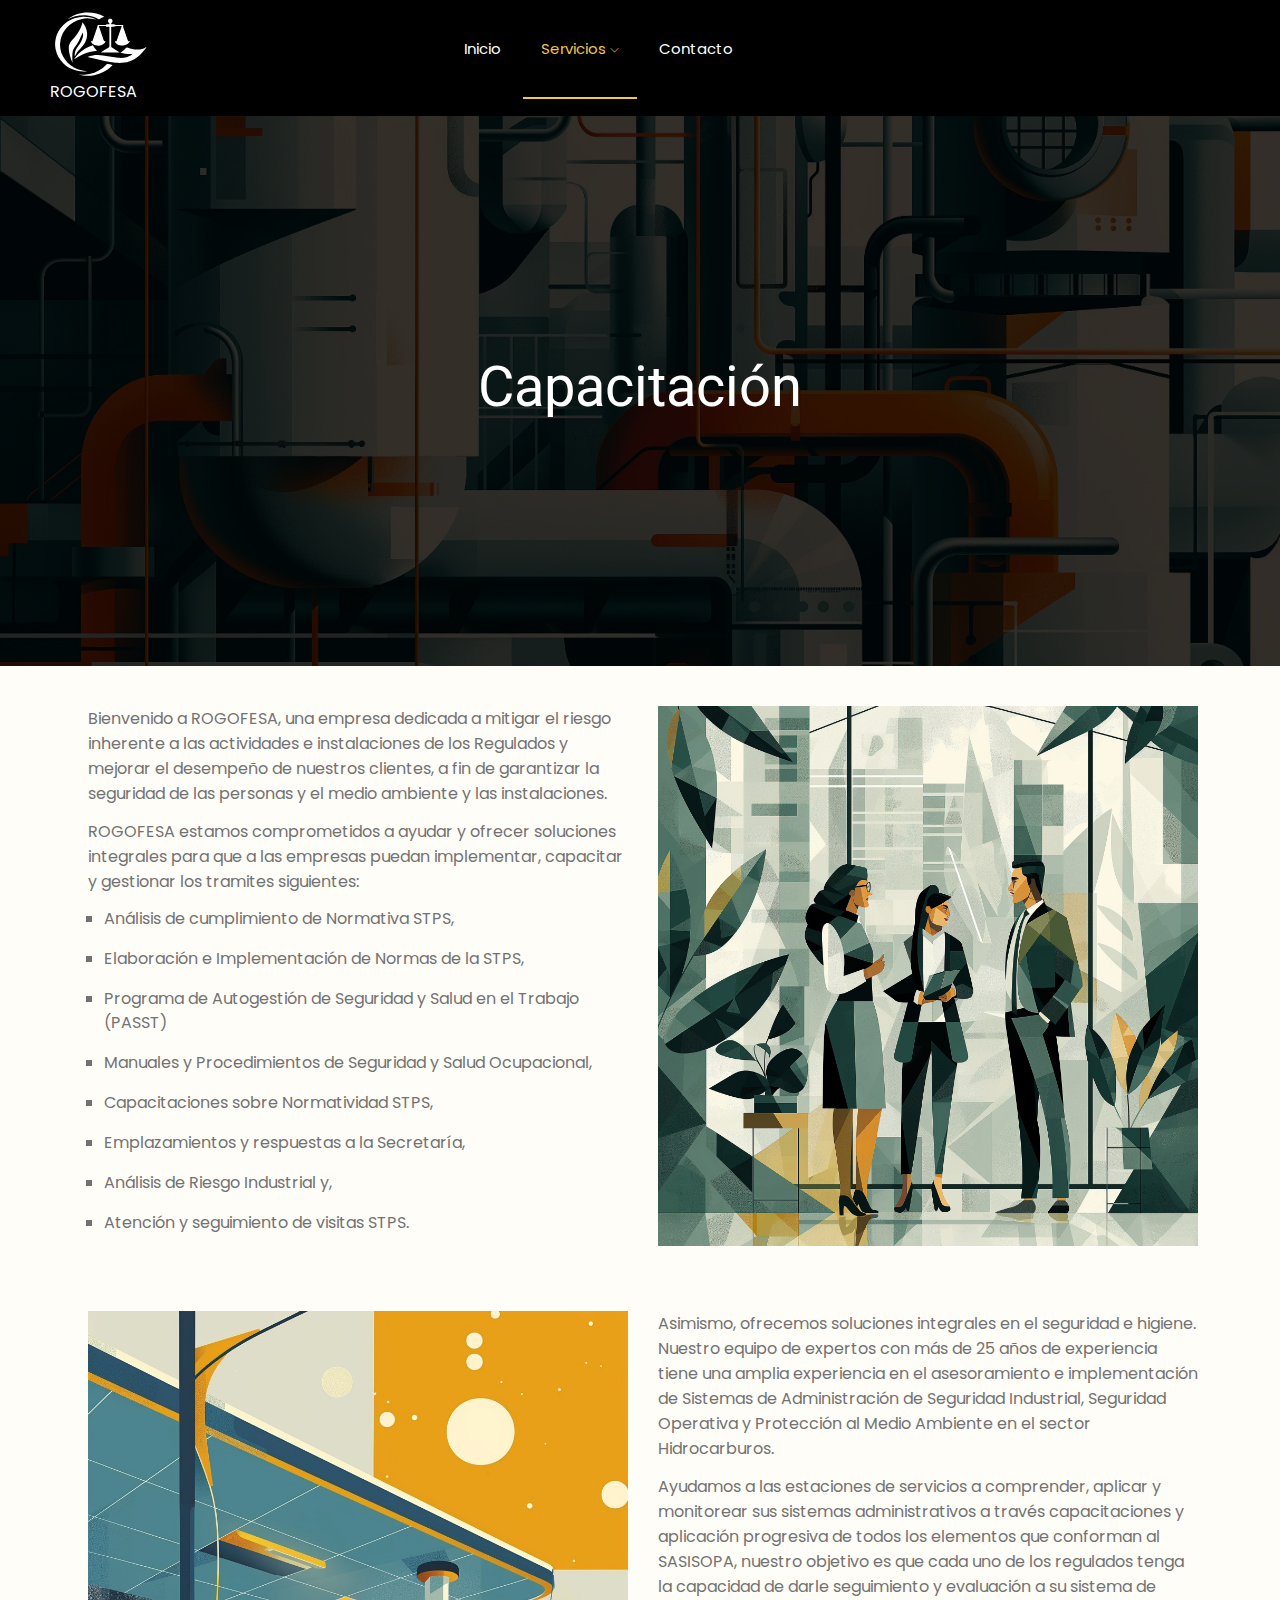
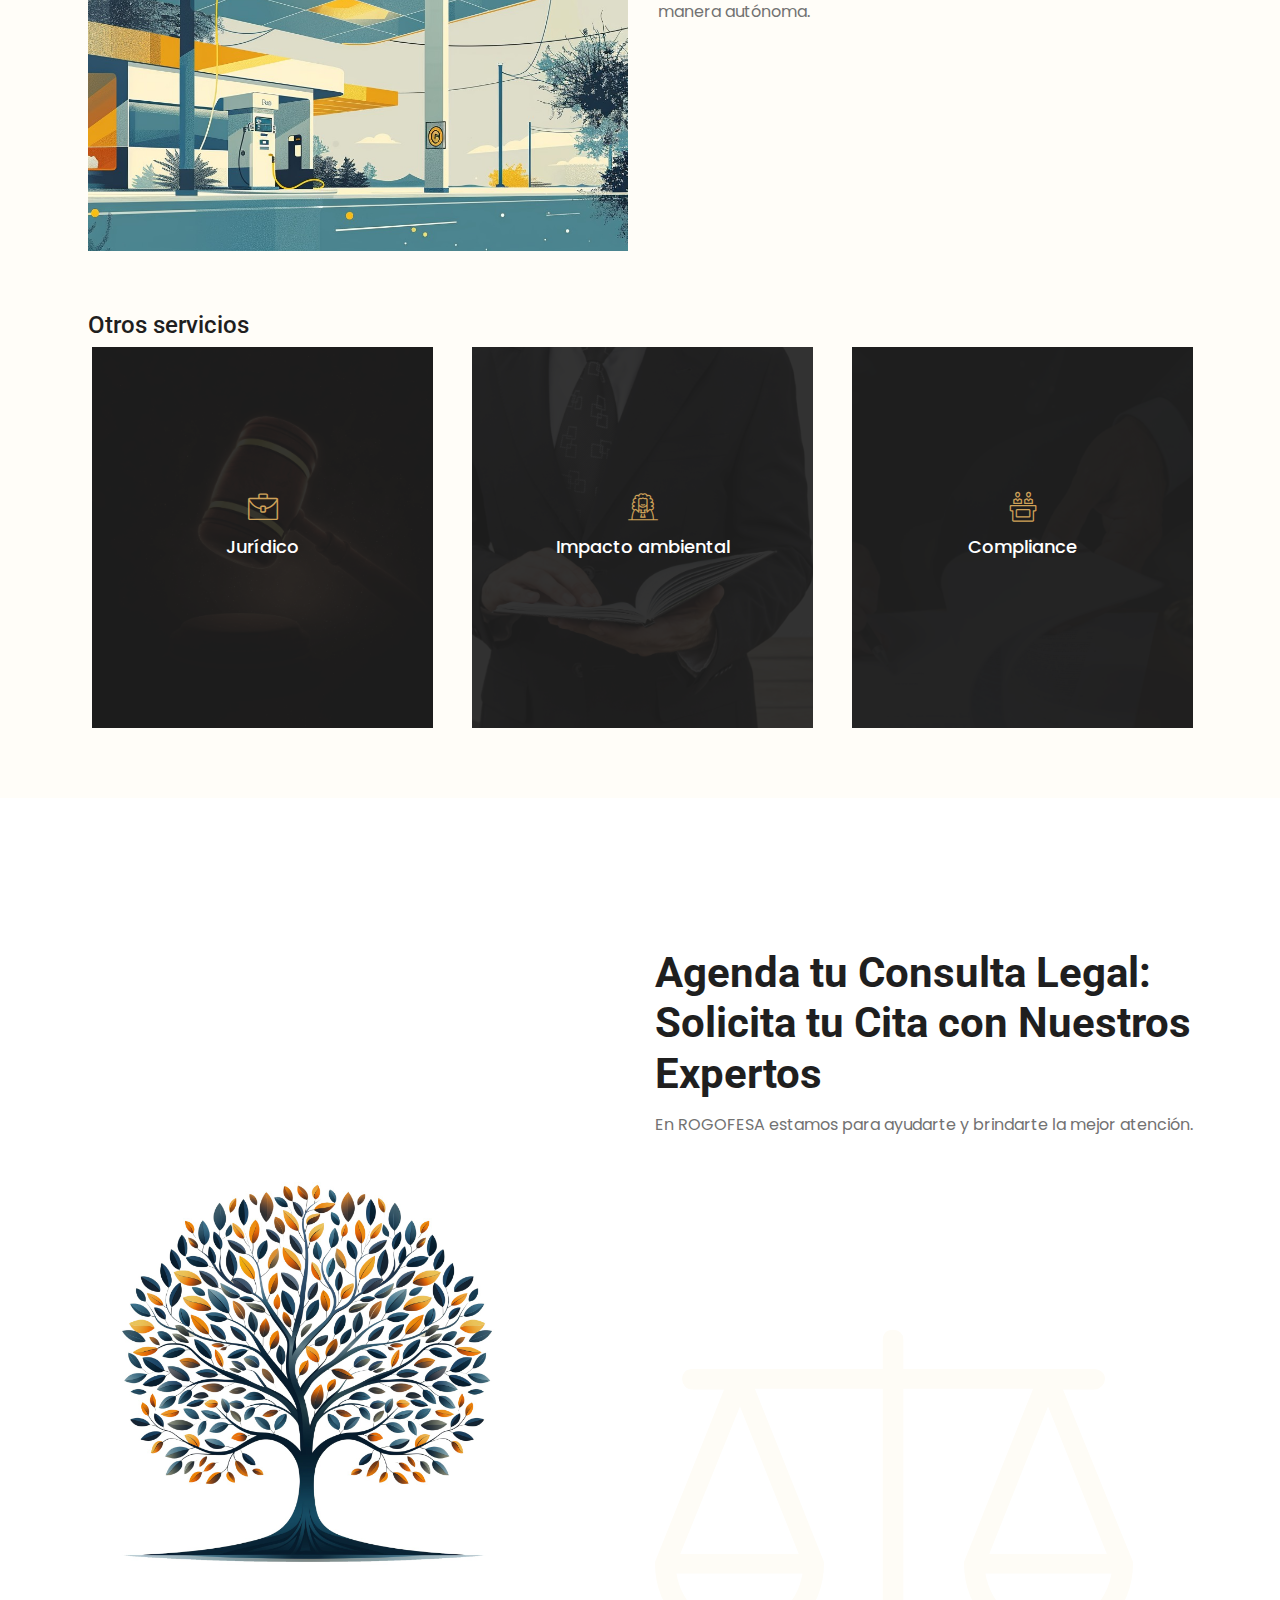
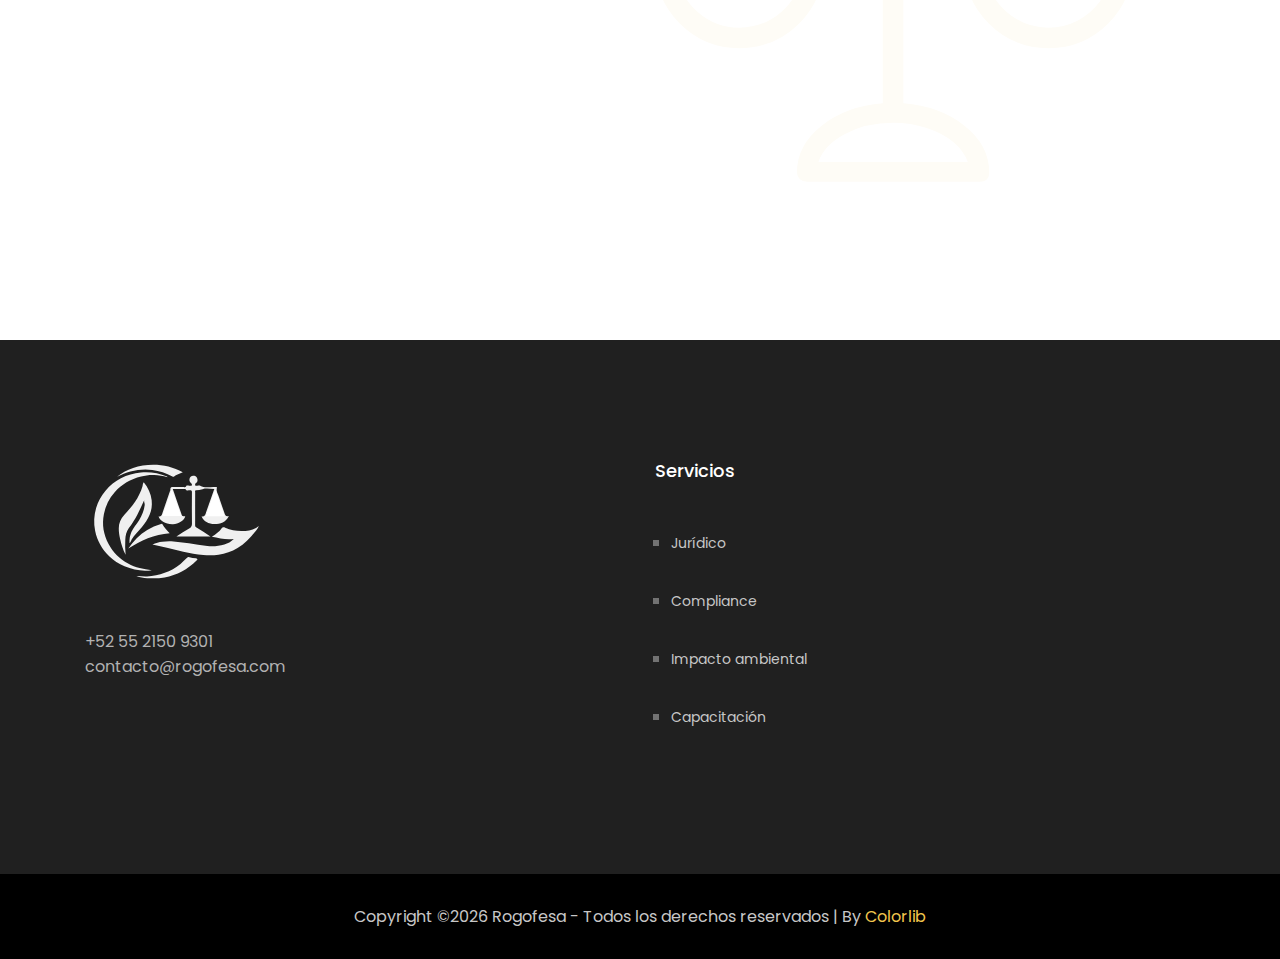
<file: capacitacion.html>
<!doctype html>
<html class="no-js" lang="es">

<head>
    <meta charset="utf-8">
    <meta http-equiv="x-ua-compatible" content="ie=edge">
    <title>Rogofesa - Capacitación</title>
    <meta name="description" content="Consultores Técnico y Jurídico Ambientales en hidrocarburos">
    <meta name="viewport" content="width=device-width, initial-scale=1">
    <meta name="keywords" content="consultoría, técnico, jurídico, ambiental, hidrocarburos, México">
    <meta name="author" content="ROGOFESA">
    <link rel="apple-touch-icon" sizes="180x180" href="/apple-touch-icon.png">
    <link rel="icon" type="image/png" sizes="32x32" href="/favicon-32x32.png">
    <link rel="icon" type="image/png" sizes="16x16" href="/favicon-16x16.png">
    <link rel="manifest" href="/site.webmanifest">
    <link rel="mask-icon" href="/safari-pinned-tab.svg" color="#999999">
    <meta name="msapplication-TileColor" content="#000">
    <meta name="theme-color" content="#ffffff">
    <!-- CSS here -->
    <link rel="stylesheet" href="css/bootstrap.min.css">
    <link rel="stylesheet" href="css/owl.carousel.min.css">
    <link rel="stylesheet" href="css/magnific-popup.css">
    <link rel="stylesheet" href="css/font-awesome.min.css">
    <link rel="stylesheet" href="css/themify-icons.css">
    <link rel="stylesheet" href="css/nice-select.css">
    <link rel="stylesheet" href="css/flaticon.css">
    <link rel="stylesheet" href="css/flaticon.css">
    <link rel="stylesheet" href="css/gijgo.css">
    <link rel="stylesheet" href="css/slicknav.css">
    <link rel="stylesheet" href="css/style.css">
    <link rel="stylesheet" href="css/custom.css">
    <!-- <link rel="stylesheet" href="css/responsive.css"> -->
</head>

<body id="rogofesa-site" class="rogofesa_servicios servicio_seguridad_higiene">
    <!--[if lte IE 9]>
            <p class="browserupgrade">You are using an <strong>outdated</strong> browser. Please <a href="https://browsehappy.com/">upgrade your browser</a> to improve your experience and security.</p>
        <![endif]-->
    <!-- header-start -->
    <header>
        <div class="header-area">
            <div id="sticky-header" class="main-header-area">
                <div class="container-fluid p-0">
                    <div class="row align-items-center justify-content-between no-gutters">
                        <div class="col-xl-2 col-lg-2">
                            <div class="logo-img">
                                <a href="index.html">
                                    <img src="img/rogofesa/rogofesa-white.svg" alt="ROGOFESA">
                                    <span>ROGOFESA</span>
                                </a>
                            </div>
                        </div>
                        <div class="col-xl-7 col-lg-8">
                            <div class="main-menu  d-none d-lg-block">
                                <nav>
                                    <ul id="navigation">
                                        <li><a href="index.html">Inicio</a></li>
                                        <li><a class="active" href="servicios.html">Servicios <i class="ti-angle-down"></i></a>
                                            <ul class="submenu">
                                                <li><a href="juridico.html">Jurídico</a></li>
                                                <li><a href="compliance.html">Compliance</a></li>
                                                <li><a href="medio_ambiente.html">Impacto ambiental</a></li>
                                                <li><a class="active" href="capacitacion.html">Capacitación</a></li>
                                            </ul>
                                        </li>

                                        <li><a href="contacto.html">Contacto</a></li>
                                    </ul>
                                </nav>
                            </div>
                        </div>
                        <div class="col-xl-3 col-lg-2 d-none d-lg-block">
                            <div class="social_media_links">
                                <ul>
                                    <li><a href="#"> <i class="fa fa-facebook"></i> </a></li>
                                    <li><a href="#"> <i class="fa fa-twitter"></i> </a></li>
                                    <li><a href="#"> <i class="fa fa-instagram"></i> </a></li>
                                </ul>
                            </div>
                        </div>
                        <div class="col-12">
                            <div class="mobile_menu d-block d-lg-none"></div>
                        </div>
                    </div>
                </div>
            </div>
        </div>
    </header>
    <!-- header-end -->
    <!-- bradcam_area_start  -->
    <div class="bradcam_area">
        <div class="bradcam_inner bradcam_bg d-flex align-items-center">
            <div class="container">
                <div class="row">
                    <div class="col-xl-12">
                        <div class="bradcam_text text-center">
                            <h3>Capacitación</h3>
                        </div>
                    </div>
                </div>
            </div>
        </div>
    </div>
    <!-- bradcam_area_end  -->
    <!-- practice_area_start -->
    <div class="practice_area practice_area2">
        <div class="container">
            <div class="row mb-60">
                <div class="col-xs-12 col-md-6 col-lg-6">
                    <p>Bienvenido a ROGOFESA, una empresa dedicada a mitigar el riesgo inherente a las actividades e instalaciones de los Regulados y mejorar el desempeño de nuestros clientes, a fin de garantizar la seguridad de las personas y el medio ambiente y las instalaciones.</p>
                    <p>ROGOFESA estamos comprometidos a ayudar y ofrecer soluciones integrales para que a las empresas puedan implementar, capacitar y gestionar los tramites siguientes:</p>
                    <ul>
                        <li>Análisis de cumplimiento de Normativa STPS,</li>
                        <li>Elaboración e Implementación de Normas de la STPS,</li>
                        <li>Programa de Autogestión de Seguridad y Salud en el Trabajo (PASST)</li>
                        <li>Manuales y Procedimientos de Seguridad y Salud Ocupacional,</li>
                        <li>Capacitaciones sobre Normatividad STPS,</li>
                        <li>Emplazamientos y respuestas a la Secretaría,</li>
                        <li>Análisis de Riesgo Industrial y,</li>
                        <li>Atención y seguimiento de visitas STPS.</li>
                    </ul>
                </div>
                <div class="col-xs-12 col-md-6 col-lg-6">
                    <span class="img-container">
                        <img src="img/rogofesa/asideimg-a.jpeg" alt="Servicios Jurídicos">
                    </span>
                </div>
            </div>
            <div class="row mb-60">
                <div class="col-xs-12 col-md-6 col-lg-6">
                    <span class="img-container">
                        <img src="img/rogofesa/asideimg-b.jpeg" alt="Img-Juridico">
                    </span>
                </div>
                <div class="col-xs-12 col-md-6 col-lg-6">
                    <p>Asimismo, ofrecemos soluciones integrales en el seguridad e higiene. Nuestro equipo de expertos con más de 25 años de experiencia tiene una amplia experiencia en el asesoramiento e implementación de Sistemas de Administración de Seguridad Industrial, Seguridad Operativa y Protección al Medio Ambiente en el sector Hidrocarburos.</p>
                    <p>Ayudamos a las estaciones de servicios a comprender, aplicar y monitorear sus sistemas administrativos a través capacitaciones y aplicación progresiva de todos los elementos que conforman al SASISOPA, nuestro objetivo es que cada uno de los regulados tenga la capacidad de darle seguimiento y evaluación a su sistema de manera autónoma.</p>
                </div>
            </div>
            <div class="row mt-5">
                <div class="col-md-12">
                    <h3 class="text-left">Otros servicios</h3>
                </div>
                <div class="col-xl-4 col-md-4">
                    <div class="single_practice">
                        <div class="practice_image">
                            <img src="img/practice/1.png" alt="">
                        </div>
                        <div class="practice_hover text-center">
                            <div class="hover_inner">
                                <i class="flaticon-case"></i>
                                <h3>Jurídico</h3>
                                <a href="juridico.html" class="lern_more">Ver más</a>
                            </div>
                        </div>
                    </div>
                </div>
                <div class="col-xl-4 col-md-4">
                    <div class="single_practice">
                        <div class="practice_image">
                            <img src="img/practice/3.png" alt="">
                        </div>
                        <div class="practice_hover text-center">
                            <div class="hover_inner">
                                <i class="flaticon-judge"></i>
                                <h3>Impacto ambiental</h3>
                                <a href="medio_ambiente.html" class="lern_more">Ver más</a>
                            </div>
                        </div>
                    </div>
                </div>
                <div class="col-xl-4 col-md-4">
                    <div class="single_practice">
                        <div class="practice_image">
                            <img src="img/practice/4.png" alt="">
                        </div>
                        <div class="practice_hover text-center">
                            <div class="hover_inner">
                                <i class="flaticon-jury"></i>
                                <h3>Compliance</h3>
                                <a href="compliance.html" class="lern_more">Ver más</a>
                            </div>
                        </div>
                    </div>
                </div>
            </div>
        </div>
    </div>
    <!-- practice_area_end -->
    <div class="appointment_area">
        <div class="container">
            <div class="row align-items-center">
                <div class="col-xl-5 col-md-6 col-lg-6">
                    <div class="appiontment_thumb d-none d-lg-block">
                        <img src="img/rogofesa/contact_tree.jpg" alt="">
                    </div>
                </div>
                <div class="col-xl-6 offset-xl-1 col-md-6 col-md-12 col-lg-6">
                    <div class="appointment_info">
                        <div class="opacity_icon d-none d-lg-block">
                            <i class="flaticon-balance"></i>
                        </div>
                        <h3>Agenda tu Consulta Legal: Solicita tu Cita con Nuestros Expertos</h3>
                        <p>En ROGOFESA estamos para ayudarte y brindarte la mejor atención.</p>
            <iframe data-tally-src="https://tally.so/embed/mR4jlp?alignLeft=1&hideTitle=1&transparentBackground=1&dynamicHeight=1" loading="lazy" width="100%" height="600" frameborder="0" marginheight="0" marginwidth="0" title="null"></iframe><script>var d=document,w="https://tally.so/widgets/embed.js",v=function(){"undefined"!=typeof Tally?Tally.loadEmbeds():d.querySelectorAll("iframe[data-tally-src]:not([src])").forEach((function(e){e.src=e.dataset.tallySrc}))};if("undefined"!=typeof Tally)v();else if(d.querySelector('script[src="'+w+'"]')==null){var s=d.createElement("script");s.src=w,s.onload=v,s.onerror=v,d.body.appendChild(s);}</script>
                    </div>
                </div>
            </div>
        </div>
    </div>
    <!-- footer_start -->
    <footer class="footer">
        <div class="footer_top">
            <div class="container">
                <div class="row">
                    <div class="col-xl-6 col-md-6 col-lg-6">
                        <div class="footer_widget">
                            <div class="footer_logo">
                                <a href="/">
                                    <img src="img/rogofesa/rogofesa-f0.svg" alt="rogofesa-logo">
                                </a>
                            </div>
                            <p class="footer_text">
                                <a class="domain" href="tel:+52 5521509301">+52 55 2150 9301</a><br>
                                <a class="domain" href="mailto:contacto@rogofesa.com">contacto@rogofesa.com</a></p>
                            <div class="socail_links">
                                <ul>
                                    <li>
                                        <a href="#">
                                            <i class="fa fa-facebook"></i>
                                        </a>
                                    </li>
                                    <li>
                                        <a href="#">
                                            <i class="fa fa-twitter"></i>
                                        </a>
                                    </li>
                                    <li>
                                        <a href="#">
                                            <i class="fa fa-instagram"></i>
                                        </a>
                                    </li>
                                </ul>
                            </div>
                        </div>
                    </div>
                    <div class="col-xl-3 col-md-6 col-lg-3">
                        <div class="footer_widget">
                            <h3 class="footer_title">
                                Servicios
                            </h3>
                            <ul>
                                <li><a href="juridico.html">Jurídico</a></li>
                                <li><a href="compliance.html">Compliance</a></li>
                                <li><a href="medio_ambiente.html">Impacto ambiental</a></li>
                                <li><a href="capacitacion.html">Capacitación</a></li>
                            </ul>
                        </div>
                    </div>
                    <!--<div class="col-xl-3 col-md-6 col-lg-3">
                        <div class="footer_widget">
                            <h3 class="footer_title">
                                Nosotros
                            </h3>
                            <ul>
                                <li><a href="terminos-y-condiciones.html">Términos y condiciones</a></li>
                                <li><a href="política-de-privacidad.html">Política de privacidad</a></li>
                                <li><a href="contacto.html"> Contacto</a></li>
                            </ul>
                        </div>
                    </div>-->
                    <!--<div class="col-xl-4 col-md-6 col-lg-4">
                        <div class="footer_widget">
                            <h3 class="footer_title">
                                    Subscribe
                            </h3>
                            <form action="#" class="newsletter_form">
                                <input type="text" placeholder="Enter your mail">
                                <button type="submit">Sign Up</button>
                            </form>
                            <p class="newsletter_text">Subscribe newsletter to get updates</p>
                        </div>
                    </div>-->
                </div>
            </div>
        </div>
        <div class="copy-right_text">
            <div class="container">
                <div class="footer_border"></div>
                <div class="row">
                    <div class="col-xl-12">
                        <p class="copy_right text-center">
                            <!-- Link back to Colorlib can't be removed. Template is licensed under CC BY 3.0. -->
                            Copyright &copy;<script>
                            document.write(new Date().getFullYear());
                            </script> Rogofesa - Todos los derechos reservados | By <a href="https://colorlib.com" target="_blank">Colorlib</a>
                            <!-- Link back to Colorlib can't be removed. Template is licensed under CC BY 3.0. -->
                        </p>
                    </div>
                </div>
            </div>
        </div>
    </footer>
    <!-- footer_end -->
    <!-- JS here -->
    <script src="js/vendor/modernizr-3.5.0.min.js"></script>
    <script src="js/vendor/jquery-1.12.4.min.js"></script>
    <script src="js/popper.min.js"></script>
    <script src="js/bootstrap.min.js"></script>
    <script src="js/owl.carousel.min.js"></script>
    <script src="js/isotope.pkgd.min.js"></script>
    <script src="js/ajax-form.js"></script>
    <script src="js/waypoints.min.js"></script>
    <script src="js/jquery.counterup.min.js"></script>
    <script src="js/imagesloaded.pkgd.min.js"></script>
    <script src="js/scrollIt.js"></script>
    <script src="js/jquery.scrollUp.min.js"></script>
    <script src="js/wow.min.js"></script>
    <script src="js/nice-select.min.js"></script>
    <script src="js/gijgo.min.js"></script>
    <script src="js/jquery.slicknav.min.js"></script>
    <script src="js/jquery.magnific-popup.min.js"></script>
    <script src="js/plugins.js"></script>
    <!--contact js-->
    <script src="js/contact.js"></script>
    <script src="js/jquery.ajaxchimp.min.js"></script>
    <script src="js/jquery.form.js"></script>
    <script src="js/jquery.validate.min.js"></script>
    <script src="js/mail-script.js"></script>
    <script src="js/main.js"></script>
    <script>
    $('#datepicker').datepicker({
        iconsLibrary: 'fontawesome',
        // disableDaysOfWeek: [0, 0],
        //     icons: {
        //      rightIcon: '<span class="fa fa-caret-down"></span>'
        //  }
    });
    $('#datepicker2').datepicker({
        iconsLibrary: 'fontawesome',
        icons: {
            rightIcon: '<span class="fa fa-caret-down"></span>'
        }

    });
    var timepicker = $('#timepicker').timepicker({
        format: 'HH.MM'
    });
    </script>
</body>

</html>
</file>
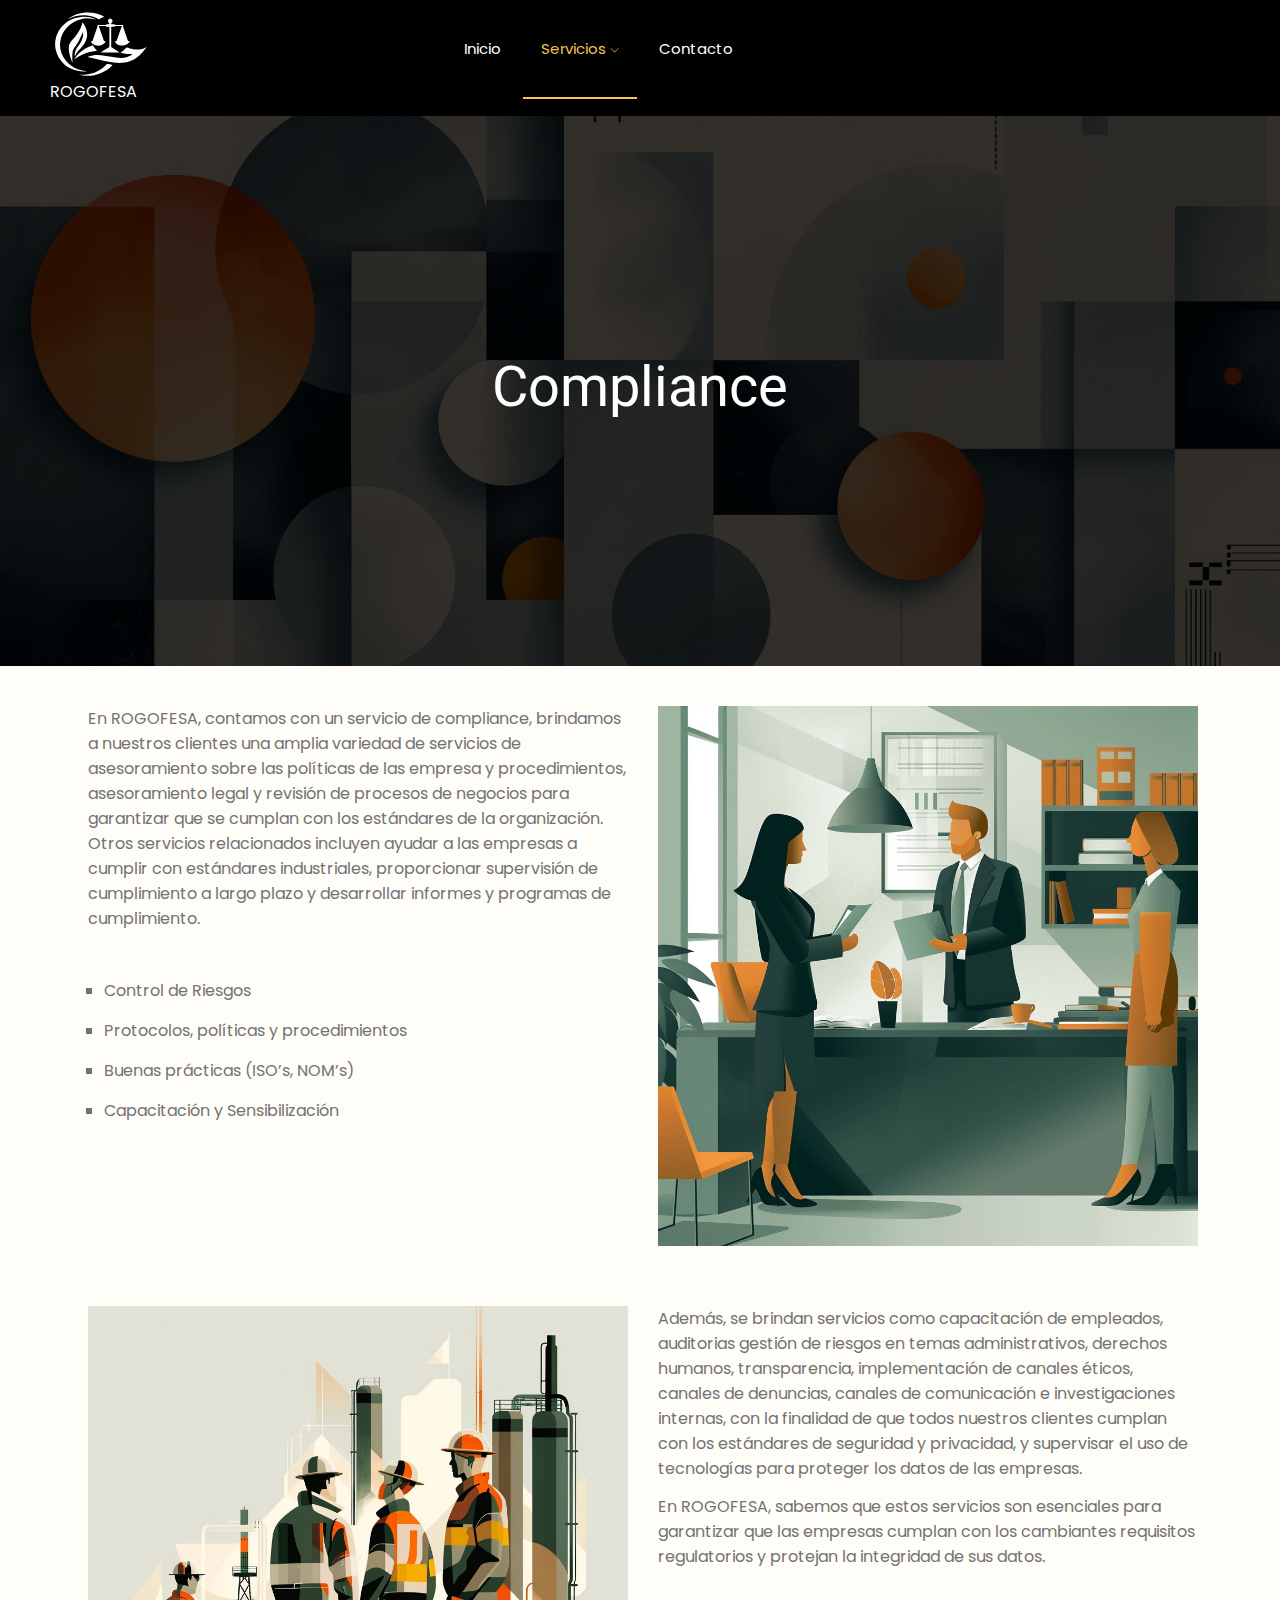
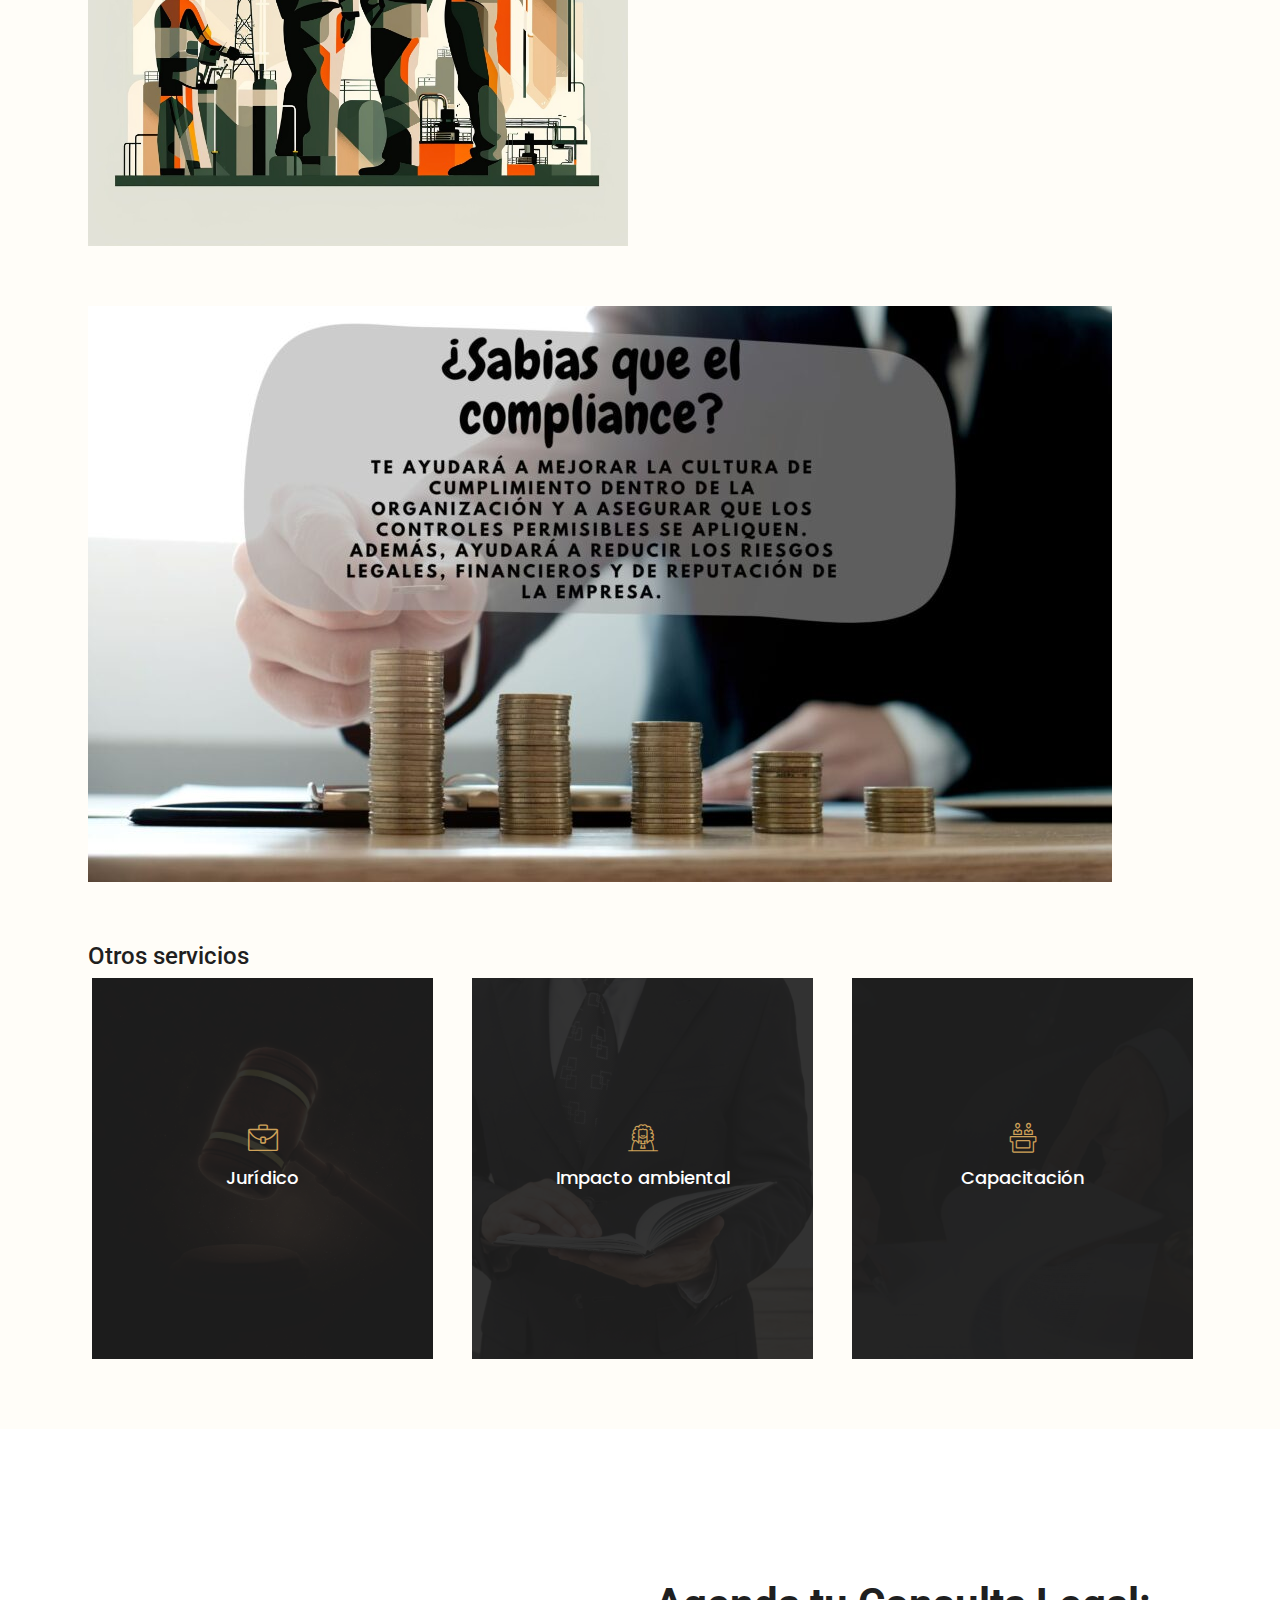
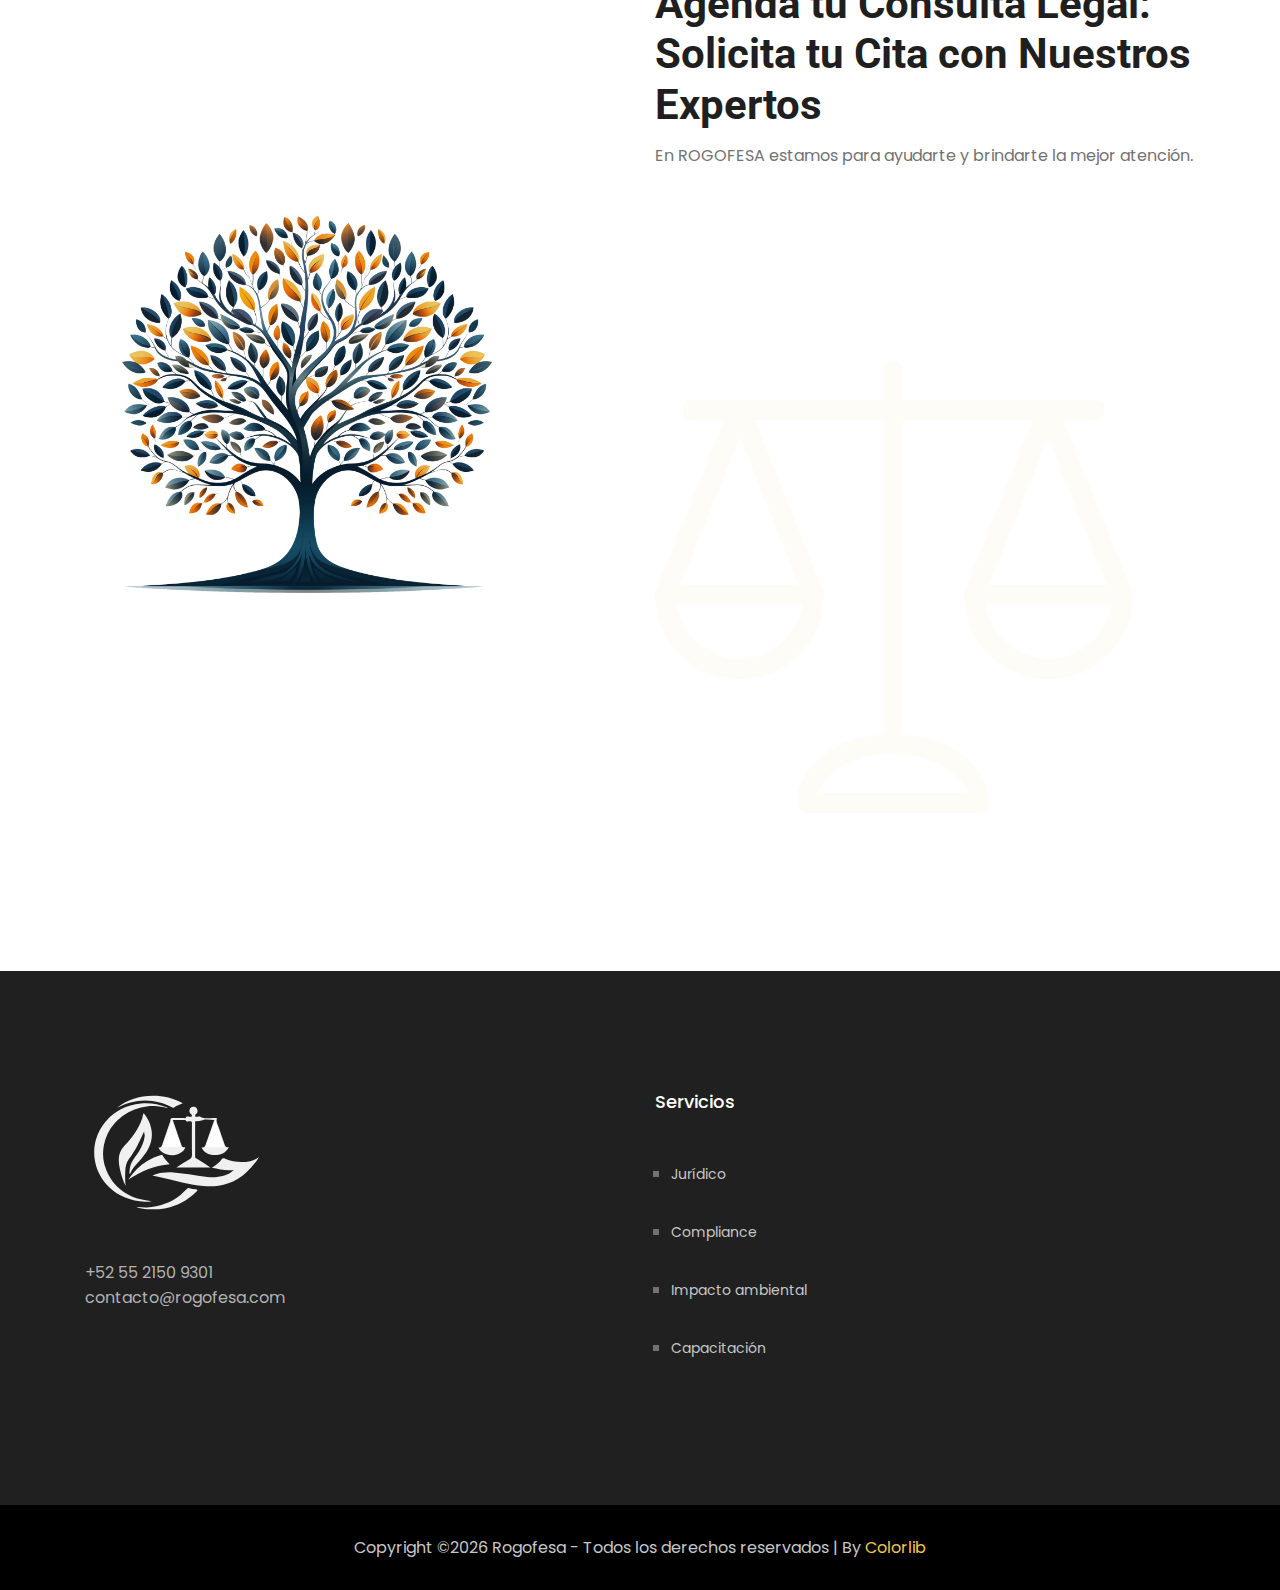
<file: compliance.html>
<!doctype html>
<html class="no-js" lang="es">

<head>
    <meta charset="utf-8">
    <meta http-equiv="x-ua-compatible" content="ie=edge">
    <title>Rogofesa - Compliance</title>
    <meta name="description" content="Consultores Técnico y Jurídico Ambientales en hidrocarburos">
    <meta name="viewport" content="width=device-width, initial-scale=1">
    <meta name="keywords" content="consultoría, técnico, jurídico, ambiental, hidrocarburos, México">
    <meta name="author" content="ROGOFESA">
    <link rel="apple-touch-icon" sizes="180x180" href="/apple-touch-icon.png">
    <link rel="icon" type="image/png" sizes="32x32" href="/favicon-32x32.png">
    <link rel="icon" type="image/png" sizes="16x16" href="/favicon-16x16.png">
    <link rel="manifest" href="/site.webmanifest">
    <link rel="mask-icon" href="/safari-pinned-tab.svg" color="#999999">
    <meta name="msapplication-TileColor" content="#000">
    <meta name="theme-color" content="#ffffff">
    <!-- CSS here -->
    <link rel="stylesheet" href="css/bootstrap.min.css">
    <link rel="stylesheet" href="css/owl.carousel.min.css">
    <link rel="stylesheet" href="css/magnific-popup.css">
    <link rel="stylesheet" href="css/font-awesome.min.css">
    <link rel="stylesheet" href="css/themify-icons.css">
    <link rel="stylesheet" href="css/nice-select.css">
    <link rel="stylesheet" href="css/flaticon.css">
    <link rel="stylesheet" href="css/flaticon.css">
    <link rel="stylesheet" href="css/gijgo.css">
    <link rel="stylesheet" href="css/slicknav.css">
    <link rel="stylesheet" href="css/style.css">
    <link rel="stylesheet" href="css/custom.css">
    <!-- <link rel="stylesheet" href="css/responsive.css"> -->
</head>

<body id="rogofesa-site" class="rogofesa_servicios servicio_compliance">
    <!--[if lte IE 9]>
            <p class="browserupgrade">You are using an <strong>outdated</strong> browser. Please <a href="https://browsehappy.com/">upgrade your browser</a> to improve your experience and security.</p>
        <![endif]-->
    <!-- header-start -->
    <header>
        <div class="header-area">
            <div id="sticky-header" class="main-header-area">
                <div class="container-fluid p-0">
                    <div class="row align-items-center justify-content-between no-gutters">
                        <div class="col-xl-2 col-lg-2">
                            <div class="logo-img">
                                <a href="index.html">
                                    <img src="img/rogofesa/rogofesa-white.svg" alt="ROGOFESA">
                                    <span>ROGOFESA</span>
                                </a>
                            </div>
                        </div>
                        <div class="col-xl-7 col-lg-8">
                            <div class="main-menu  d-none d-lg-block">
                                <nav>
                                    <ul id="navigation">
                                        <li><a href="index.html">Inicio</a></li>
                                        <li><a class="active" href="servicios.html">Servicios <i class="ti-angle-down"></i></a>
                                            <ul class="submenu">
                                                <li><a href="juridico.html">Jurídico</a></li>
                                                <li><a class="active" href="compliance.html">Compliance</a></li>
                                                <li><a href="medio_ambiente.html">Impacto ambiental</a></li>
                                                <li><a href="capacitacion.html">Capacitación</a></li>
                                            </ul>
                                        </li>
                                        <li><a href="contacto.html">Contacto</a></li>
                                    </ul>
                                </nav>
                            </div>
                        </div>
                        <div class="col-xl-3 col-lg-2 d-none d-lg-block">
                            <div class="social_media_links">
                                <ul>
                                    <li><a href="#"> <i class="fa fa-facebook"></i> </a></li>
                                    <li><a href="#"> <i class="fa fa-twitter"></i> </a></li>
                                    <li><a href="#"> <i class="fa fa-instagram"></i> </a></li>
                                </ul>
                            </div>
                        </div>
                        <div class="col-12">
                            <div class="mobile_menu d-block d-lg-none"></div>
                        </div>
                    </div>
                </div>
            </div>
        </div>
    </header>
    <!-- header-end -->
    <!-- bradcam_area_start  -->
    <div class="bradcam_area">
        <div class="bradcam_inner bradcam_bg d-flex align-items-center">
            <div class="container">
                <div class="row">
                    <div class="col-xl-12">
                        <div class="bradcam_text text-center">
                            <h3>Compliance</h3>
                        </div>
                    </div>
                </div>
            </div>
        </div>
    </div>
    <!-- bradcam_area_end  -->
    <!-- practice_area_start -->
    <div class="practice_area practice_area2">
        <div class="container">
            <div class="row mb-60">
                <div class="col-xs-12 col-md-6 col-lg-6">
                    <p>En ROGOFESA, contamos con un servicio de compliance, brindamos a nuestros clientes una amplia variedad de servicios de asesoramiento sobre las políticas de las empresa y procedimientos, asesoramiento legal y revisión de procesos de negocios para garantizar que se cumplan con los estándares de la organización. Otros servicios relacionados incluyen ayudar a las empresas a cumplir con estándares industriales, proporcionar supervisión de cumplimiento a largo plazo y desarrollar informes y programas de cumplimiento.</p>
                    <ul class="mt-5">
                        <li>Control de Riesgos</li>
                        <li>Protocolos, políticas y procedimientos</li>
                        <li>Buenas prácticas (ISO’s, NOM’s)</li>
                        <li>Capacitación y Sensibilización</li>
                    </ul>
                </div>
                <div class="col-xs-12 col-md-6 col-lg-6">
                    <span class="img-container">
                        <img src="img/rogofesa/asideimg-d.jpeg" alt="Img-Juridico">
                    </span>
                </div>
            </div>
            <div class="row mb-60">
                <div class="col-xs-12 col-md-6 col-lg-6">
                    <span class="img-container">
                        <img src="img/rogofesa/asideimg-f.jpeg" alt="Img-Juridico">
                    </span>
                </div>
                <div class="col-xs-12 col-md-6 col-lg-6">
                    <p>Además, se brindan servicios como capacitación de empleados, auditorias gestión de riesgos en temas administrativos, derechos humanos, transparencia, implementación de canales éticos, canales de denuncias, canales de comunicación e investigaciones internas, con la finalidad de que todos nuestros clientes cumplan con los estándares de seguridad y privacidad, y supervisar el uso de tecnologías para proteger los datos de las empresas.</p>
                    <p>En ROGOFESA, sabemos que estos servicios son esenciales para garantizar que las empresas cumplan con los cambiantes requisitos regulatorios y protejan la integridad de sus datos.</p>
                </div>
            </div>
            <div class="row mb-60">
                <div class="col-md-12">
                    <span class="img-container">
                        <img src="img/rogofesa/compliance-banner.jpeg" alt="Servicios Jurídicos">
                    </span>
                </div>
            </div>
            <div class="row mt-5">
                <div class="col-md-12">
                    <h3 class="text-left">Otros servicios</h3>
                </div>
                <div class="col-xl-4 col-md-4">
                    <div class="single_practice">
                        <div class="practice_image">
                            <img src="img/practice/1.png" alt="">
                        </div>
                        <div class="practice_hover text-center">
                            <div class="hover_inner">
                                <i class="flaticon-case"></i>
                                <h3>Jurídico</h3>
                                <a href="juridico.html" class="lern_more">Ver más</a>
                            </div>
                        </div>
                    </div>
                </div>
                <div class="col-xl-4 col-md-4">
                    <div class="single_practice">
                        <div class="practice_image">
                            <img src="img/practice/3.png" alt="">
                        </div>
                        <div class="practice_hover text-center">
                            <div class="hover_inner">
                                <i class="flaticon-judge"></i>
                                <h3>Impacto ambiental</h3>
                                <a href="medio_ambiente.html" class="lern_more">Ver más</a>
                            </div>
                        </div>
                    </div>
                </div>
                <div class="col-xl-4 col-md-4">
                    <div class="single_practice">
                        <div class="practice_image">
                            <img src="img/practice/4.png" alt="">
                        </div>
                        <div class="practice_hover text-center">
                            <div class="hover_inner">
                                <i class="flaticon-jury"></i>
                                <h3>Capacitación</h3>
                                <a href="capacitacion.html" class="lern_more">Ver más</a>
                            </div>
                        </div>
                    </div>
                </div>
            </div>
        </div>
    </div>
    <!-- practice_area_end -->
    <div class="appointment_area">
        <div class="container">
            <div class="row align-items-center">
                <div class="col-xl-5 col-md-6 col-lg-6">
                    <div class="appiontment_thumb d-none d-lg-block">
                        <img src="img/rogofesa/contact_tree.jpg" alt="">
                    </div>
                </div>
                <div class="col-xl-6 offset-xl-1 col-md-6 col-md-12 col-lg-6">
                    <div class="appointment_info">
                        <div class="opacity_icon d-none d-lg-block">
                            <i class="flaticon-balance"></i>
                        </div>
                        <h3>Agenda tu Consulta Legal: Solicita tu Cita con Nuestros Expertos</h3>
                        <p>En ROGOFESA estamos para ayudarte y brindarte la mejor atención.</p>
                        <iframe data-tally-src="https://tally.so/embed/mR4jlp?alignLeft=1&hideTitle=1&transparentBackground=1&dynamicHeight=1" loading="lazy" width="100%" height="600" frameborder="0" marginheight="0" marginwidth="0" title="null"></iframe>
                        <script>
                        var d = document,
                            w = "https://tally.so/widgets/embed.js",
                            v = function() { "undefined" != typeof Tally ? Tally.loadEmbeds() : d.querySelectorAll("iframe[data-tally-src]:not([src])").forEach((function(e) { e.src = e.dataset.tallySrc })) };
                        if ("undefined" != typeof Tally) v();
                        else if (d.querySelector('script[src="' + w + '"]') == null) { var s = d.createElement("script");
                            s.src = w, s.onload = v, s.onerror = v, d.body.appendChild(s); }
                        </script>
                    </div>
                </div>
            </div>
        </div>
    </div>
    <!-- footer_start -->
    <footer class="footer">
        <div class="footer_top">
            <div class="container">
                <div class="row">
                    <div class="col-xl-6 col-md-6 col-lg-6">
                        <div class="footer_widget">
                            <div class="footer_logo">
                                <a href="/">
                                    <img src="img/rogofesa/rogofesa-f0.svg" alt="rogofesa-logo">
                                </a>
                            </div>
                            <p class="footer_text">
                                <a class="domain" href="tel:+52 5521509301">+52 55 2150 9301</a><br>
                                <a class="domain" href="mailto:contacto@rogofesa.com">contacto@rogofesa.com</a></p>
                            <div class="socail_links">
                                <ul>
                                    <li>
                                        <a href="#">
                                            <i class="fa fa-facebook"></i>
                                        </a>
                                    </li>
                                    <li>
                                        <a href="#">
                                            <i class="fa fa-twitter"></i>
                                        </a>
                                    </li>
                                    <li>
                                        <a href="#">
                                            <i class="fa fa-instagram"></i>
                                        </a>
                                    </li>
                                </ul>
                            </div>
                        </div>
                    </div>
                    <div class="col-xl-3 col-md-6 col-lg-3">
                        <div class="footer_widget">
                            <h3 class="footer_title">
                                Servicios
                            </h3>
                            <ul>
                                <li><a href="juridico.html">Jurídico</a></li>
                                <li><a href="compliance.html">Compliance</a></li>
                                <li><a href="medio_ambiente.html">Impacto ambiental</a></li>
                                <li><a href="capacitacion.html">Capacitación</a></li>
                            </ul>
                        </div>
                    </div>
                    <!--<div class="col-xl-3 col-md-6 col-lg-3">
                        <div class="footer_widget">
                            <h3 class="footer_title">
                                Nosotros
                            </h3>
                            <ul>
                                <li><a href="terminos-y-condiciones.html">Términos y condiciones</a></li>
                                <li><a href="política-de-privacidad.html">Política de privacidad</a></li>
                                <li><a href="contacto.html"> Contacto</a></li>
                            </ul>
                        </div>
                    </div>-->
                    <!--<div class="col-xl-4 col-md-6 col-lg-4">
                        <div class="footer_widget">
                            <h3 class="footer_title">
                                    Subscribe
                            </h3>
                            <form action="#" class="newsletter_form">
                                <input type="text" placeholder="Enter your mail">
                                <button type="submit">Sign Up</button>
                            </form>
                            <p class="newsletter_text">Subscribe newsletter to get updates</p>
                        </div>
                    </div>-->
                </div>
            </div>
        </div>
        <div class="copy-right_text">
            <div class="container">
                <div class="footer_border"></div>
                <div class="row">
                    <div class="col-xl-12">
                        <p class="copy_right text-center">
                            <!-- Link back to Colorlib can't be removed. Template is licensed under CC BY 3.0. -->
                            Copyright &copy;<script>
                            document.write(new Date().getFullYear());
                            </script> Rogofesa - Todos los derechos reservados | By <a href="https://colorlib.com" target="_blank">Colorlib</a>
                            <!-- Link back to Colorlib can't be removed. Template is licensed under CC BY 3.0. -->
                        </p>
                    </div>
                </div>
            </div>
        </div>
    </footer>
    <!-- footer_end -->
    <!-- JS here -->
    <script src="js/vendor/modernizr-3.5.0.min.js"></script>
    <script src="js/vendor/jquery-1.12.4.min.js"></script>
    <script src="js/popper.min.js"></script>
    <script src="js/bootstrap.min.js"></script>
    <script src="js/owl.carousel.min.js"></script>
    <script src="js/isotope.pkgd.min.js"></script>
    <script src="js/ajax-form.js"></script>
    <script src="js/waypoints.min.js"></script>
    <script src="js/jquery.counterup.min.js"></script>
    <script src="js/imagesloaded.pkgd.min.js"></script>
    <script src="js/scrollIt.js"></script>
    <script src="js/jquery.scrollUp.min.js"></script>
    <script src="js/wow.min.js"></script>
    <script src="js/nice-select.min.js"></script>
    <script src="js/gijgo.min.js"></script>
    <script src="js/jquery.slicknav.min.js"></script>
    <script src="js/jquery.magnific-popup.min.js"></script>
    <script src="js/plugins.js"></script>
    <!--contact js-->
    <script src="js/contact.js"></script>
    <script src="js/jquery.ajaxchimp.min.js"></script>
    <script src="js/jquery.form.js"></script>
    <script src="js/jquery.validate.min.js"></script>
    <script src="js/mail-script.js"></script>
    <script src="js/main.js"></script>
    <script>
    $('#datepicker').datepicker({
        iconsLibrary: 'fontawesome',
        // disableDaysOfWeek: [0, 0],
        //     icons: {
        //      rightIcon: '<span class="fa fa-caret-down"></span>'
        //  }
    });
    $('#datepicker2').datepicker({
        iconsLibrary: 'fontawesome',
        icons: {
            rightIcon: '<span class="fa fa-caret-down"></span>'
        }

    });
    var timepicker = $('#timepicker').timepicker({
        format: 'HH.MM'
    });
    </script>
</body>

</html>
</file>
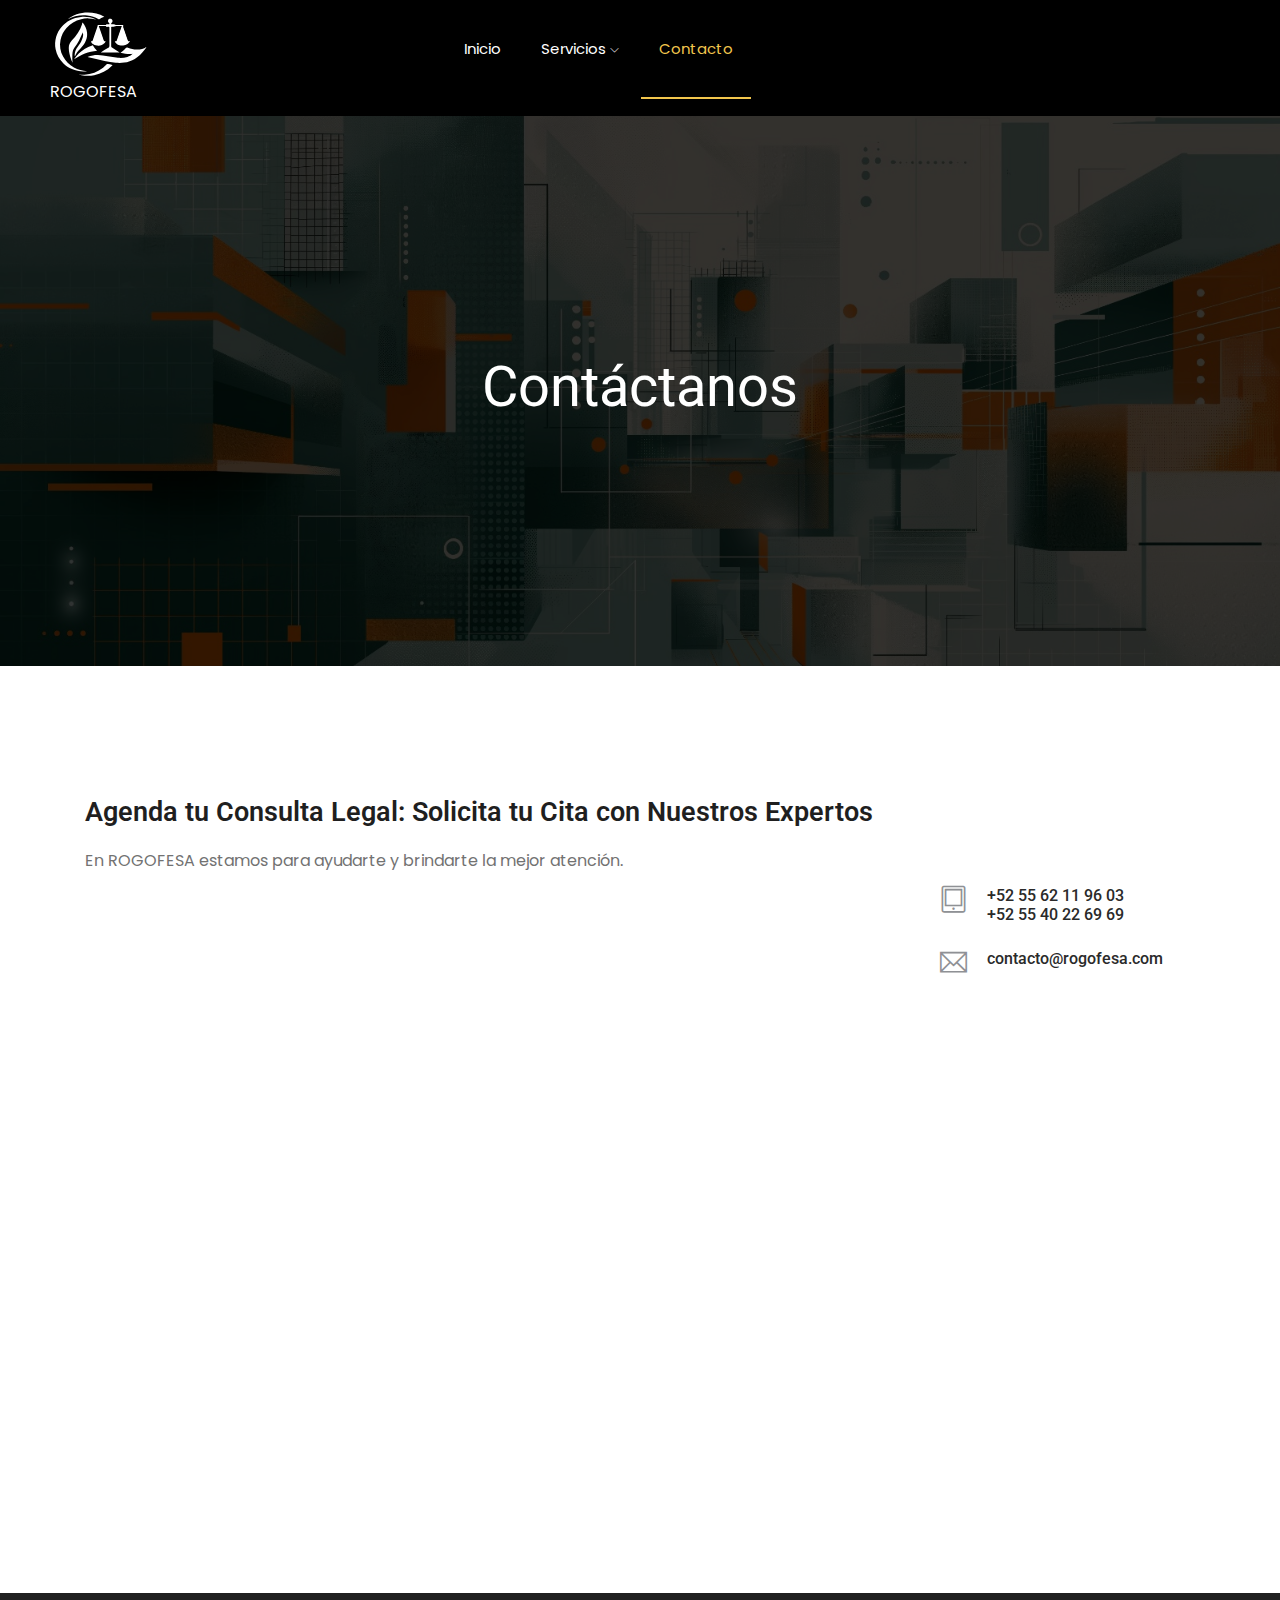
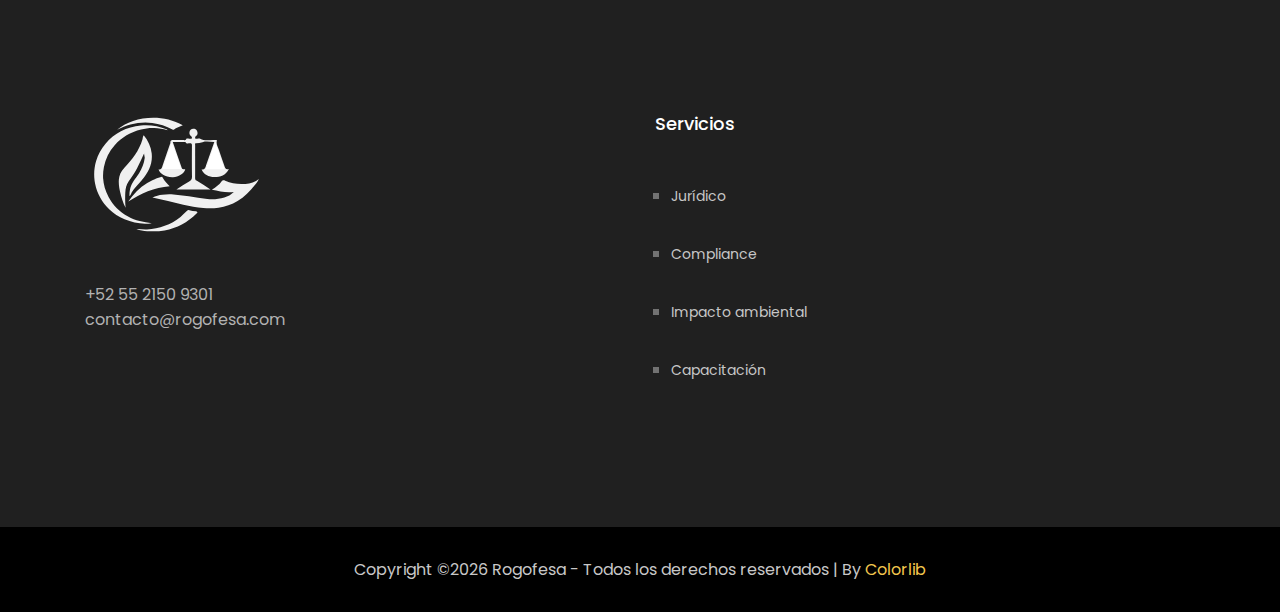
<file: contacto.html>
<!doctype html>
<html class="no-js" lang="es">

<head>
    <meta charset="utf-8">
    <meta http-equiv="x-ua-compatible" content="ie=edge">
    <title>Rogofesa - Contacto</title>
    <meta name="description" content="Consultores Técnico y Jurídico Ambientales en hidrocarburos">
    <meta name="viewport" content="width=device-width, initial-scale=1">
    <meta name="keywords" content="consultoría, técnico, jurídico, ambiental, hidrocarburos, México">
    <meta name="author" content="ROGOFESA">
    <link rel="apple-touch-icon" sizes="180x180" href="/apple-touch-icon.png">
    <link rel="icon" type="image/png" sizes="32x32" href="/favicon-32x32.png">
    <link rel="icon" type="image/png" sizes="16x16" href="/favicon-16x16.png">
    <link rel="manifest" href="/site.webmanifest">
    <link rel="mask-icon" href="/safari-pinned-tab.svg" color="#999999">
    <meta name="msapplication-TileColor" content="#000">
    <meta name="theme-color" content="#ffffff">

    <!-- Open Graph Meta Tags -->
       <meta property="og:title" content="Rogofesa - Consultores Técnico y Jurídico Ambientales en hidrocarburos">
       <meta property="og:description" content="Brindamos servicios de consultoría especializada para el crecimiento sustentable de las empresas en el sector hidrocarburos.">
       <meta property="og:image" content="https://www.rogofesa.com/img/rogofesa/rogofesa-og-image.jpg">
       <meta property="og:url" content="https://www.rogofesa.com/">
       <meta property="og:type" content="website">
       <meta property="og:locale" content="es_ES">

       <!-- Twitter Card Meta Tags -->
       <meta name="twitter:card" content="summary_large_image">
       <meta name="twitter:title" content="Rogofesa - Consultores Técnico y Jurídico Ambientales en hidrocarburos">
       <meta name="twitter:description" content="Brindamos servicios de consultoría especializada para el crecimiento sustentable de las empresas en el sector hidrocarburos.">
       <meta name="twitter:image" content="https://www.rogofesa.com/img/rogofesa/rogofesa-og-image.jpg">
       <meta name="twitter:site" content="@rogofesa">

       <!-- Favicons and Touch Icons -->
       <link rel="apple-touch-icon" sizes="180x180" href="/apple-touch-icon.png">
       <link rel="icon" type="image/png" sizes="32x32" href="/favicon-32x32.png">
       <link rel="icon" type="image/png" sizes="16x16" href="/favicon-16x16.png">
       <link rel="manifest" href="/site.webmanifest">
       <link rel="mask-icon" href="/safari-pinned-tab.svg" color="#999999">
       <meta name="msapplication-TileColor" content="#000">
       <meta name="theme-color" content="#ffffff">
    <!-- CSS here -->
    <link rel="stylesheet" href="css/bootstrap.min.css">
    <link rel="stylesheet" href="css/owl.carousel.min.css">
    <link rel="stylesheet" href="css/magnific-popup.css">
    <link rel="stylesheet" href="css/font-awesome.min.css">
    <link rel="stylesheet" href="css/themify-icons.css">
    <link rel="stylesheet" href="css/nice-select.css">
    <link rel="stylesheet" href="css/flaticon.css">
    <link rel="stylesheet" href="css/flaticon.css">
    <link rel="stylesheet" href="css/gijgo.css">
    <link rel="stylesheet" href="css/slicknav.css">
    <link rel="stylesheet" href="css/style.css">
    <link rel="stylesheet" href="css/custom.css">
    <!-- <link rel="stylesheet" href="css/responsive.css"> -->
</head>

<body id="rogofesa-site" class="rogofesa_contacto">
    <!--[if lte IE 9]>
            <p class="browserupgrade">You are using an <strong>outdated</strong> browser. Please <a href="https://browsehappy.com/">upgrade your browser</a> to improve your experience and security.</p>
        <![endif]-->
    <header>
        <div class="header-area">
            <div id="sticky-header" class="main-header-area">
                <div class="container-fluid p-0">
                    <div class="row align-items-center justify-content-between no-gutters">
                        <div class="col-xl-2 col-lg-2">
                            <div class="logo-img">
                                <a href="index.html">
                                    <img src="img/rogofesa/rogofesa-white.svg" alt="ROGOFESA">
                                    <span>ROGOFESA</span>
                                </a>
                            </div>
                        </div>
                        <div class="col-xl-7 col-lg-8">
                            <div class="main-menu  d-none d-lg-block">
                                <nav>
                                    <ul id="navigation">
                                        <li><a href="index.html">Inicio</a></li>
                                        <li><a href="servicios.html">Servicios <i class="ti-angle-down"></i></a>
                                            <ul class="submenu">
                                                <li><a href="juridico.html">Jurídico</a></li>
                                                <li><a href="compliance.html">Compliance</a></li>
                                                <li><a href="medio_ambiente.html">Impacto ambiental</a></li>
                                                <li><a href="capacitacion.html">Capacitación</a></li>
                                            </ul>
                                        </li>
                                        <li><a class="active" href="contacto.html">Contacto</a></li>
                                    </ul>
                                </nav>
                            </div>
                        </div>
                        <div class="col-xl-3 col-lg-2 d-none d-lg-block">
                            <div class="social_media_links">
                                <ul>
                                    <li><a href="#"> <i class="fa fa-facebook"></i> </a></li>
                                    <li><a href="#"> <i class="fa fa-twitter"></i> </a></li>
                                    <li><a href="#"> <i class="fa fa-instagram"></i> </a></li>
                                </ul>
                            </div>
                        </div>
                        <div class="col-12">
                            <div class="mobile_menu d-block d-lg-none"></div>
                        </div>
                    </div>
                </div>
            </div>
        </div>
    </header>
    <!-- header-end -->
    <!-- bradcam_area_start  -->
    <div class="bradcam_area">
        <div class="bradcam_inner bradcam_bg_2 d-flex align-items-center">
            <div class="container">
                <div class="row">
                    <div class="col-xl-12">
                        <div class="bradcam_text text-center">
                            <h3>Contáctanos</h3>
                        </div>
                    </div>
                </div>
            </div>
        </div>
    </div>
    <!-- bradcam_area_end  -->
    <!-- ================ contact section start ================= -->
    <section class="contact-section">
        <div class="container">
            <div class="row">
                <div class="col-12">
                    <h2 class="contact-title">Agenda tu Consulta Legal: Solicita tu Cita con Nuestros Expertos</h3>
                        <p>En ROGOFESA estamos para ayudarte y brindarte la mejor atención.
                    </h2>
                </div>
                <div class="col-lg-8">
                                <iframe data-tally-src="https://tally.so/embed/mR4jlp?alignLeft=1&hideTitle=1&transparentBackground=1&dynamicHeight=1" loading="lazy" width="100%" height="600" frameborder="0" marginheight="0" marginwidth="0" title="null"></iframe><script>var d=document,w="https://tally.so/widgets/embed.js",v=function(){"undefined"!=typeof Tally?Tally.loadEmbeds():d.querySelectorAll("iframe[data-tally-src]:not([src])").forEach((function(e){e.src=e.dataset.tallySrc}))};if("undefined"!=typeof Tally)v();else if(d.querySelector('script[src="'+w+'"]')==null){var s=d.createElement("script");s.src=w,s.onload=v,s.onerror=v,d.body.appendChild(s);}</script>
                </div>
                <div class="col-lg-3 offset-lg-1">
                    <div class="media contact-info">
                        <span class="contact-info__icon"><i class="ti-tablet"></i></span>
                        <div class="media-body">
                            <h3>+52 55 62 11 96 03</h3>
                            <h3>+52 55 40 22 69 69</h3>
                        </div>
                    </div>
                    <div class="media contact-info">
                        <span class="contact-info__icon"><i class="ti-email"></i></span>
                        <div class="media-body">
                            <h3>contacto@rogofesa.com</h3>
                        </div>
                    </div>
                    <div class="media contact-info">
                        <div class="socail_links">
                            <ul>
                                <li>
                                    <a href="#">
                                        <i class="fa fa-facebook"></i>
                                    </a>
                                </li>
                                <li>
                                    <a href="#">
                                        <i class="fa fa-twitter"></i>
                                    </a>
                                </li>
                                <li>
                                    <a href="#">
                                        <i class="fa fa-instagram"></i>
                                    </a>
                                </li>
                            </ul>
                        </div>
                    </div>
                </div>
            </div>
        </div>
    </section>
    <!-- ================ contact section end ================= -->
    <!-- footer_start -->
    <footer class="footer">
        <div class="footer_top">
            <div class="container">
                <div class="row">
                    <div class="col-xl-6 col-md-6 col-lg-6">
                        <div class="footer_widget">
                            <div class="footer_logo">
                                <a href="/">
                                    <img src="img/rogofesa/rogofesa-f0.svg" alt="rogofesa-logo">
                                </a>
                            </div>
                            <p class="footer_text">
                                <a class="domain" href="tel:+52 5521509301">+52 55 2150 9301</a><br>
                                <a class="domain" href="mailto:contacto@rogofesa.com">contacto@rogofesa.com</a></p>
                            <div class="socail_links">
                                <ul>
                                    <li>
                                        <a href="#">
                                            <i class="fa fa-facebook"></i>
                                        </a>
                                    </li>
                                    <li>
                                        <a href="#">
                                            <i class="fa fa-twitter"></i>
                                        </a>
                                    </li>
                                    <li>
                                        <a href="#">
                                            <i class="fa fa-instagram"></i>
                                        </a>
                                    </li>
                                </ul>
                            </div>
                        </div>
                    </div>
                    <div class="col-xl-3 col-md-6 col-lg-3">
                        <div class="footer_widget">
                            <h3 class="footer_title">
                                Servicios
                            </h3>
                            <ul>
                                <li><a href="juridico.html">Jurídico</a></li>
                                <li><a href="compliance.html">Compliance</a></li>
                                <li><a href="medio_ambiente.html">Impacto ambiental</a></li>
                                <li><a href="capacitacion.html">Capacitación</a></li>
                            </ul>
                        </div>
                    </div>
                    <!--<div class="col-xl-3 col-md-6 col-lg-3">
                        <div class="footer_widget">
                            <h3 class="footer_title">
                                Nosotros
                            </h3>
                            <ul>
                                <li><a href="terminos-y-condiciones.html">Términos y condiciones</a></li>
                                <li><a href="política-de-privacidad.html">Política de privacidad</a></li>
                                <li><a href="contacto.html"> Contacto</a></li>
                            </ul>
                        </div>
                    </div>-->
                    <!--<div class="col-xl-4 col-md-6 col-lg-4">
                        <div class="footer_widget">
                            <h3 class="footer_title">
                                    Subscribe
                            </h3>
                            <form action="#" class="newsletter_form">
                                <input type="text" placeholder="Enter your mail">
                                <button type="submit">Sign Up</button>
                            </form>
                            <p class="newsletter_text">Subscribe newsletter to get updates</p>
                        </div>
                    </div>-->
                </div>
            </div>
        </div>
        <div class="copy-right_text">
            <div class="container">
                <div class="footer_border"></div>
                <div class="row">
                    <div class="col-xl-12">
                        <p class="copy_right text-center">
                            <!-- Link back to Colorlib can't be removed. Template is licensed under CC BY 3.0. -->
                            Copyright &copy;<script>
                            document.write(new Date().getFullYear());
                            </script> Rogofesa - Todos los derechos reservados | By <a href="https://colorlib.com" target="_blank">Colorlib</a>
                            <!-- Link back to Colorlib can't be removed. Template is licensed under CC BY 3.0. -->
                        </p>
                    </div>
                </div>
            </div>
        </div>
    </footer>
    <!-- footer_end -->
    <!-- JS here -->
    <script src="js/vendor/modernizr-3.5.0.min.js"></script>
    <script src="js/vendor/jquery-1.12.4.min.js"></script>
    <script src="js/popper.min.js"></script>
    <script src="js/bootstrap.min.js"></script>
    <script src="js/owl.carousel.min.js"></script>
    <script src="js/isotope.pkgd.min.js"></script>
    <script src="js/ajax-form.js"></script>
    <script src="js/waypoints.min.js"></script>
    <script src="js/jquery.counterup.min.js"></script>
    <script src="js/imagesloaded.pkgd.min.js"></script>
    <script src="js/scrollIt.js"></script>
    <script src="js/jquery.scrollUp.min.js"></script>
    <script src="js/wow.min.js"></script>
    <script src="js/nice-select.min.js"></script>
    <script src="js/jquery.slicknav.min.js"></script>
    <script src="js/jquery.magnific-popup.min.js"></script>
    <script src="js/plugins.js"></script>
    <!--contact js-->
    <script src="js/contact.js"></script>
    <script src="js/jquery.ajaxchimp.min.js"></script>
    <script src="js/jquery.form.js"></script>
    <script src="js/jquery.validate.min.js"></script>
    <script src="js/mail-script.js"></script>
    <script src="js/main.js"></script>
</body>

</html>
</file>
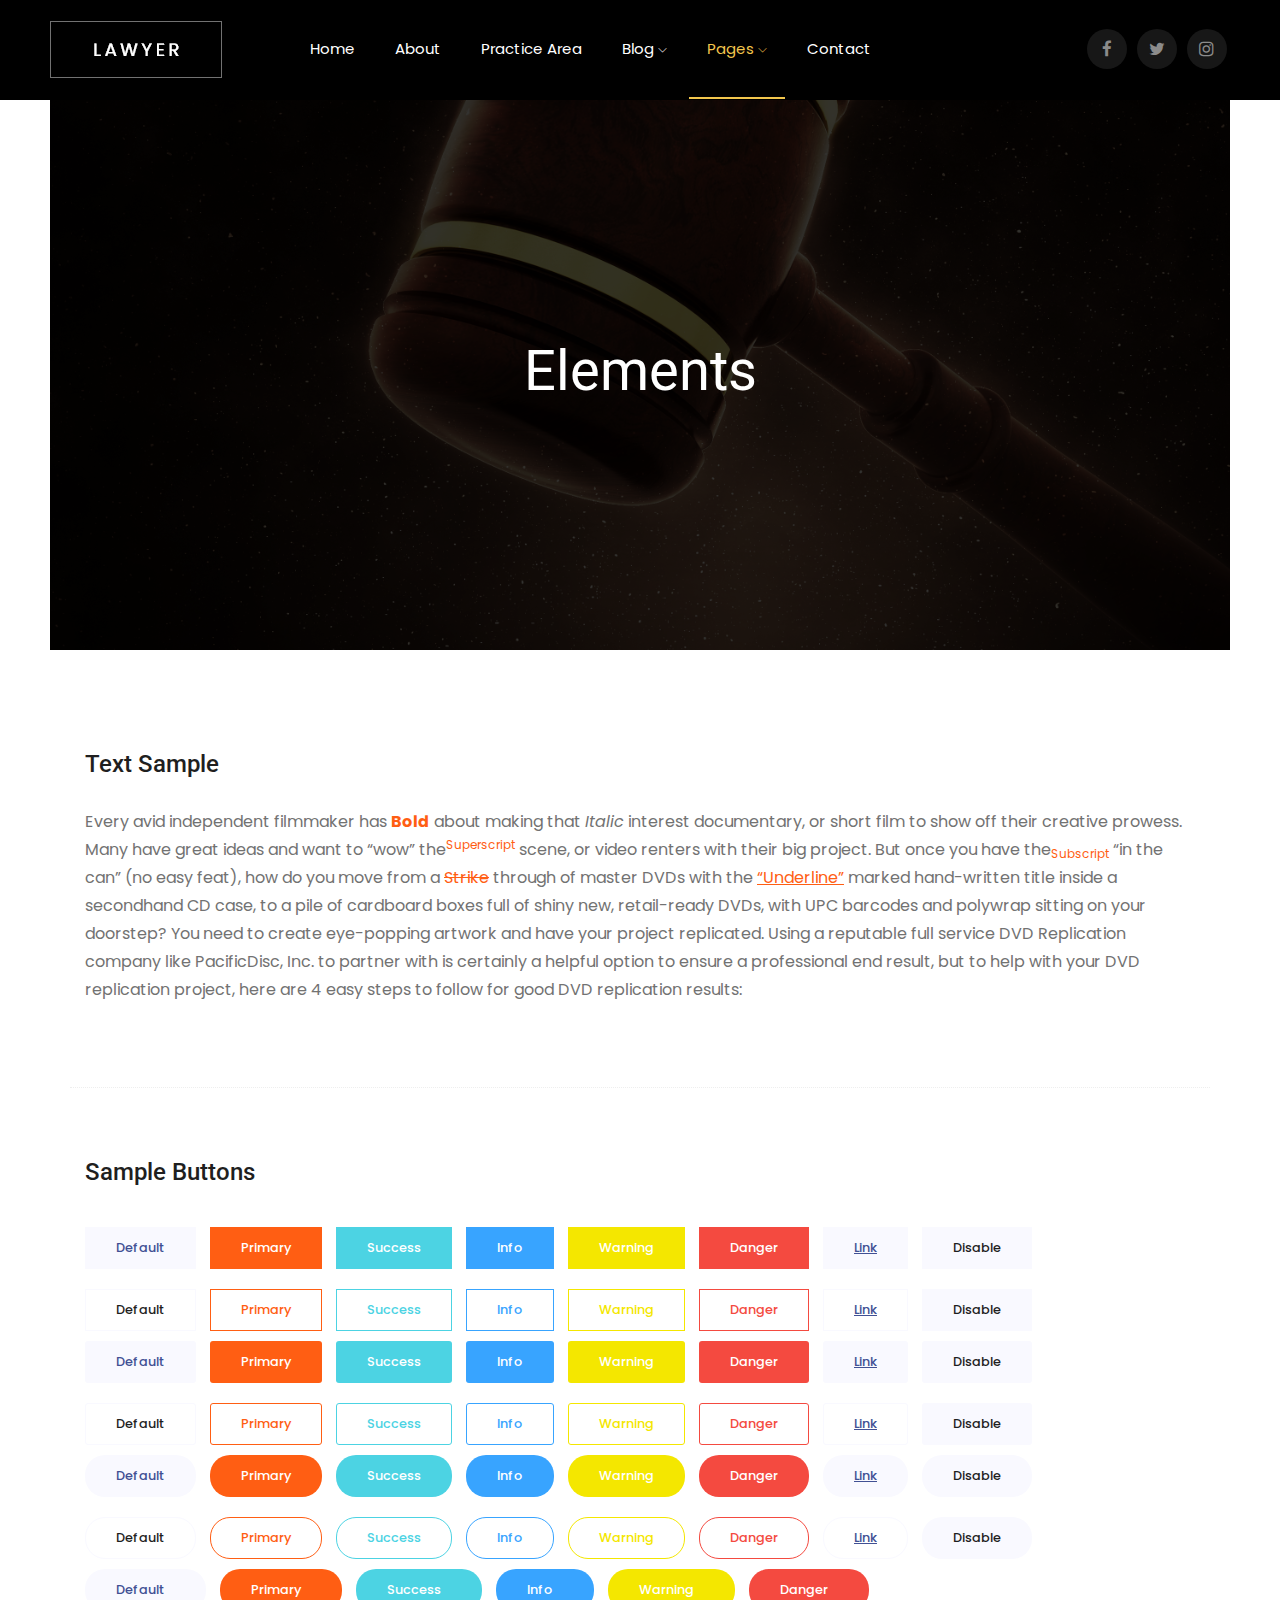
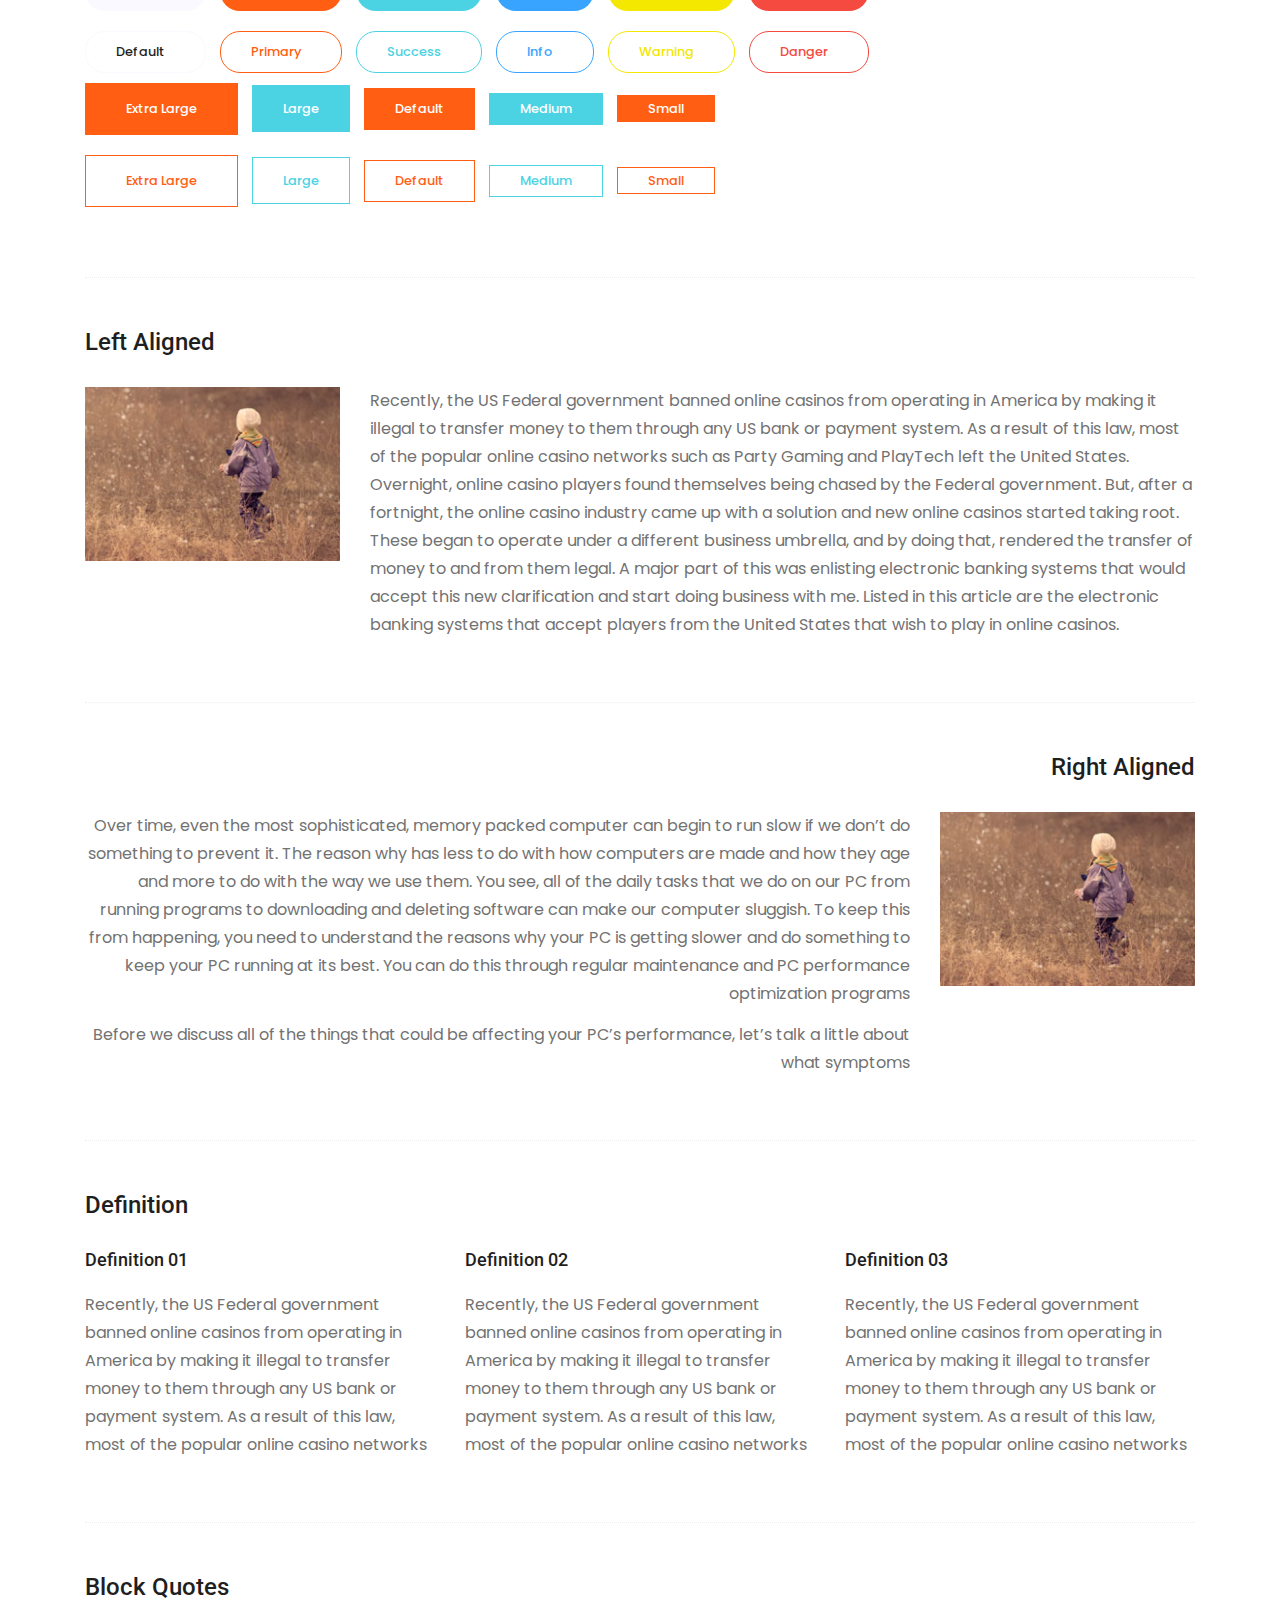
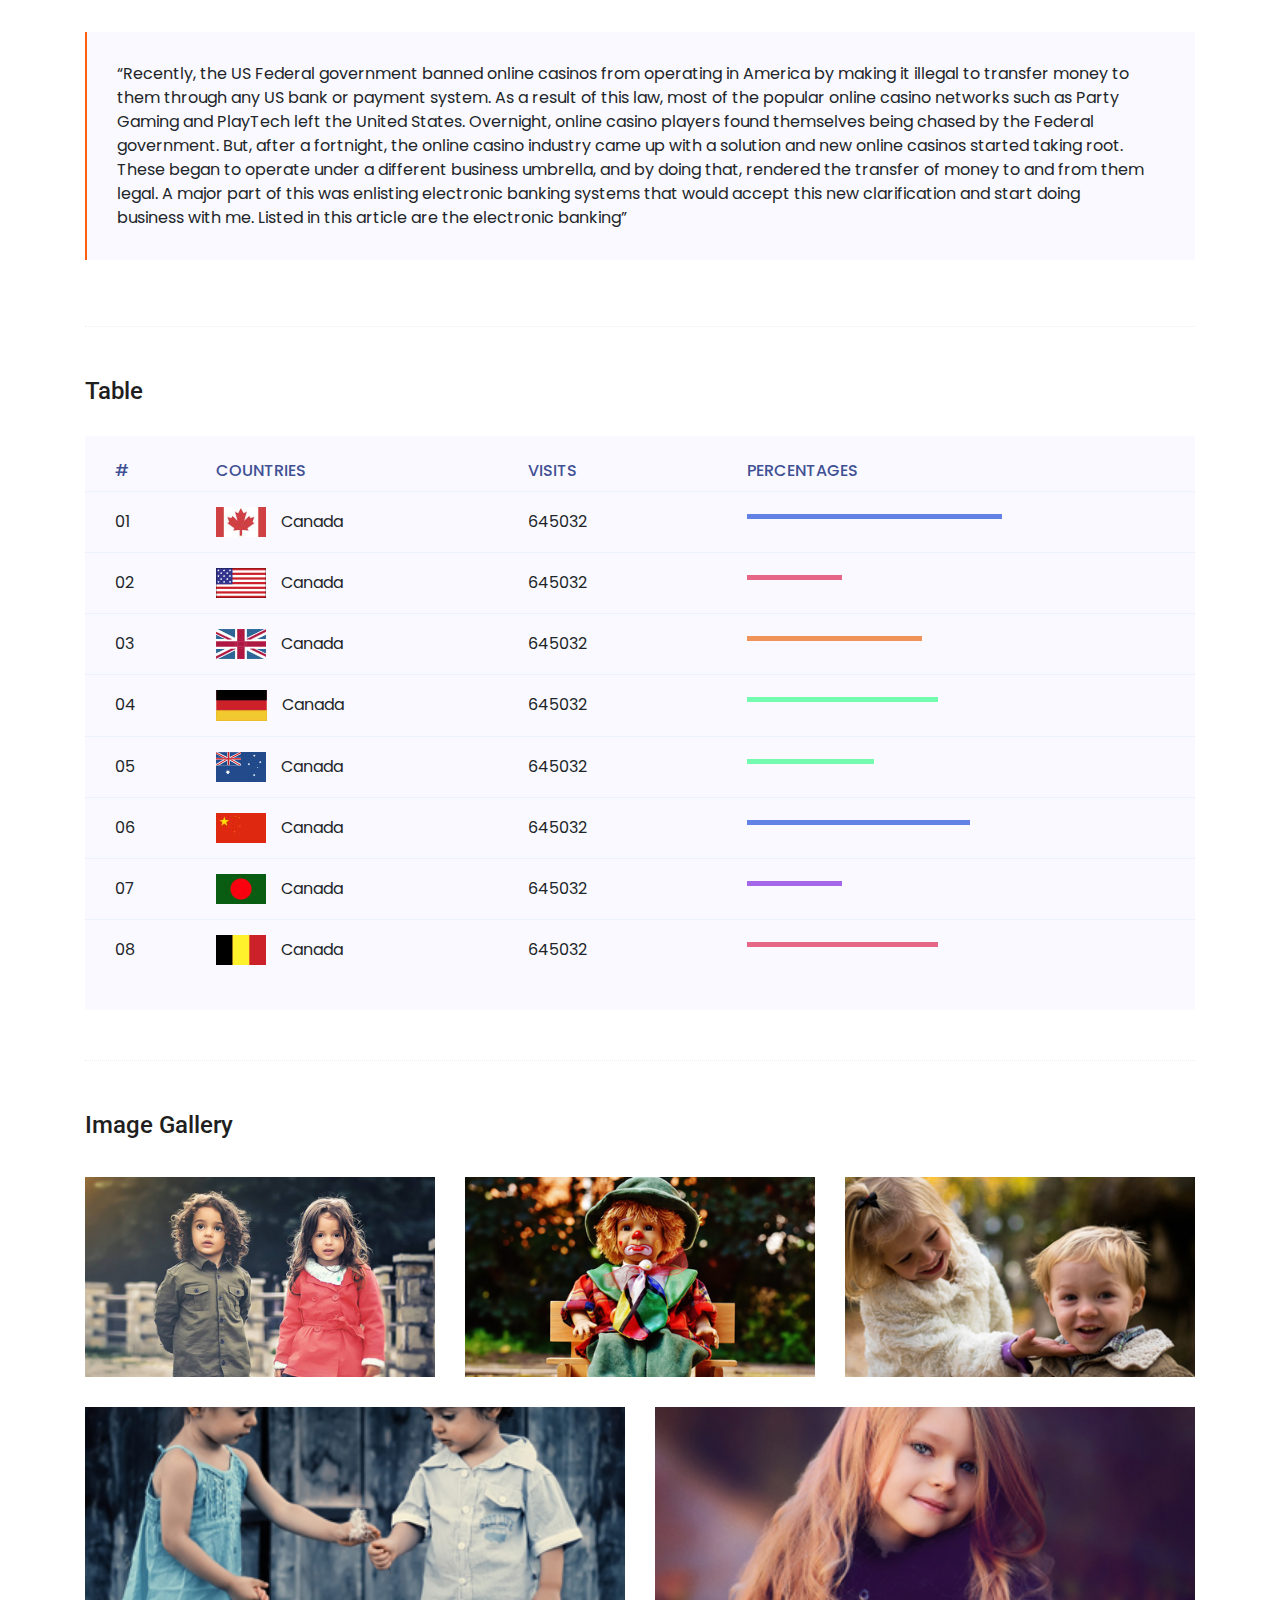
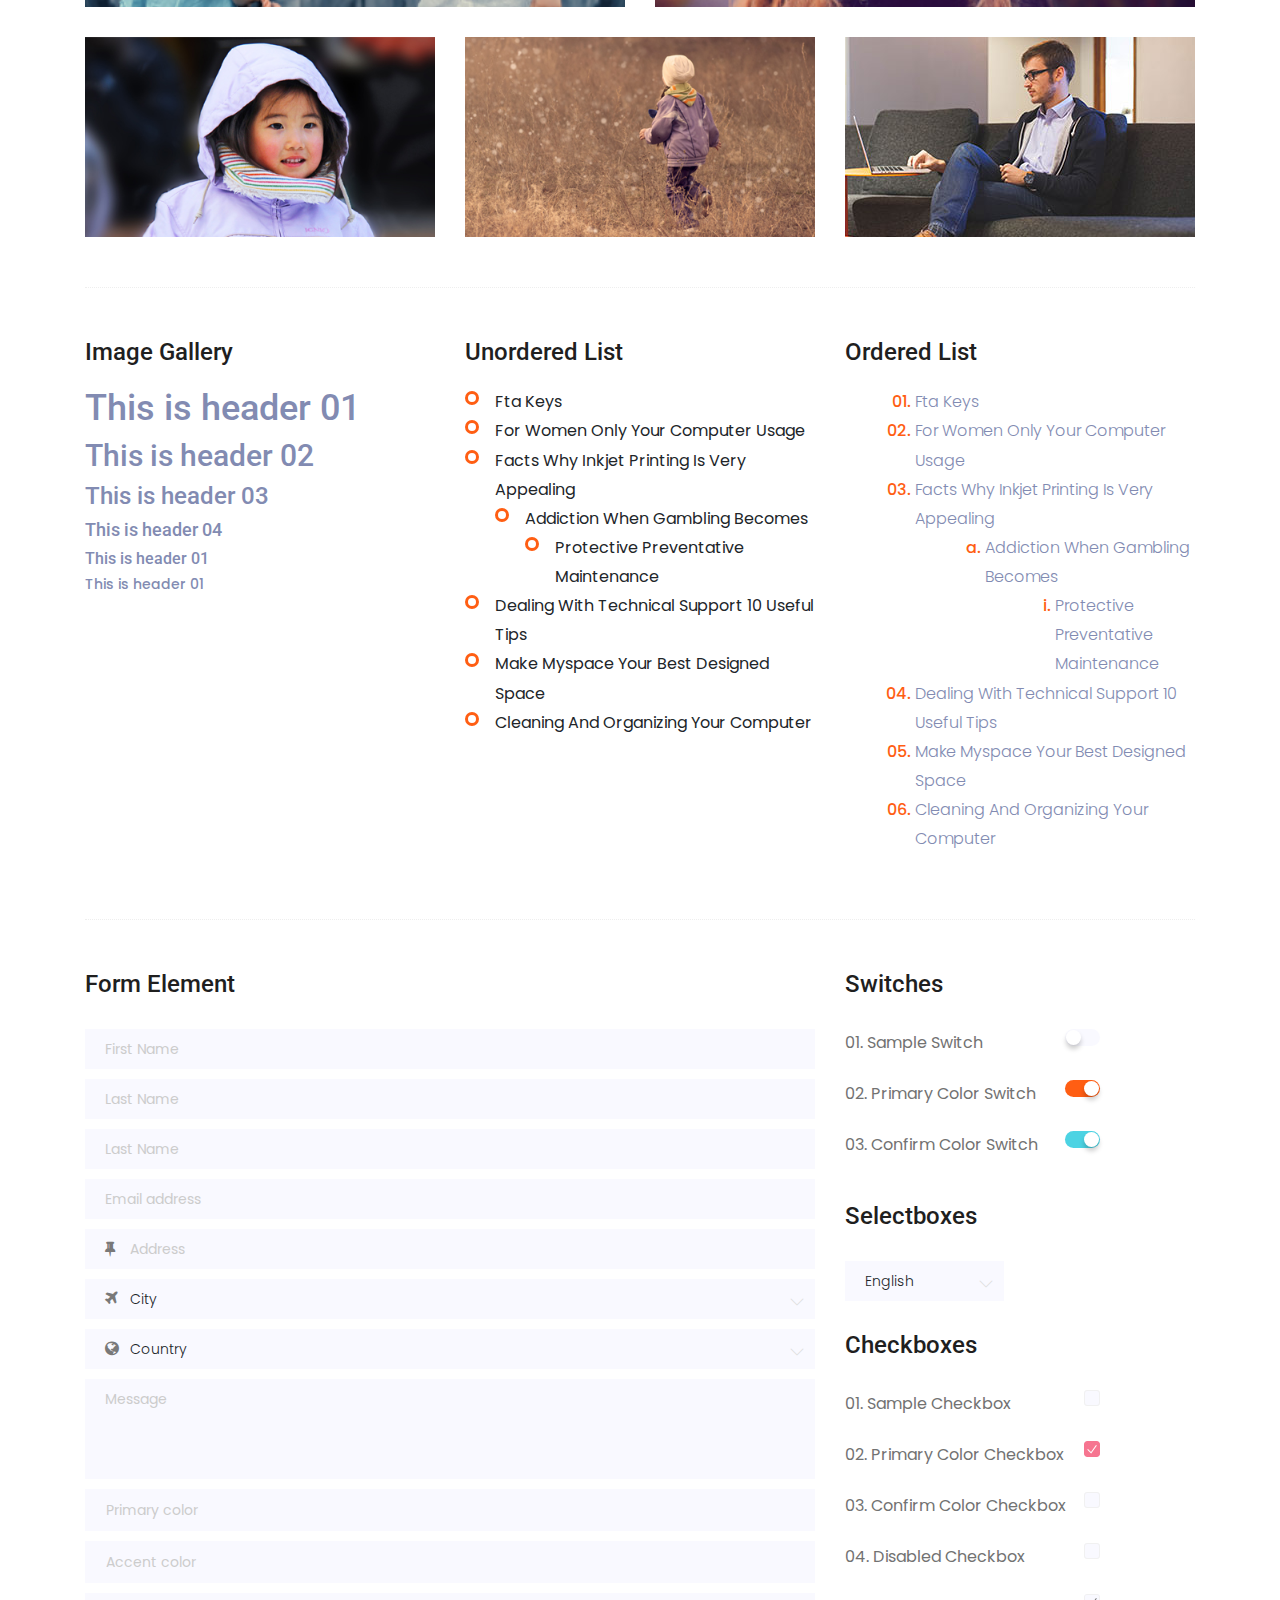
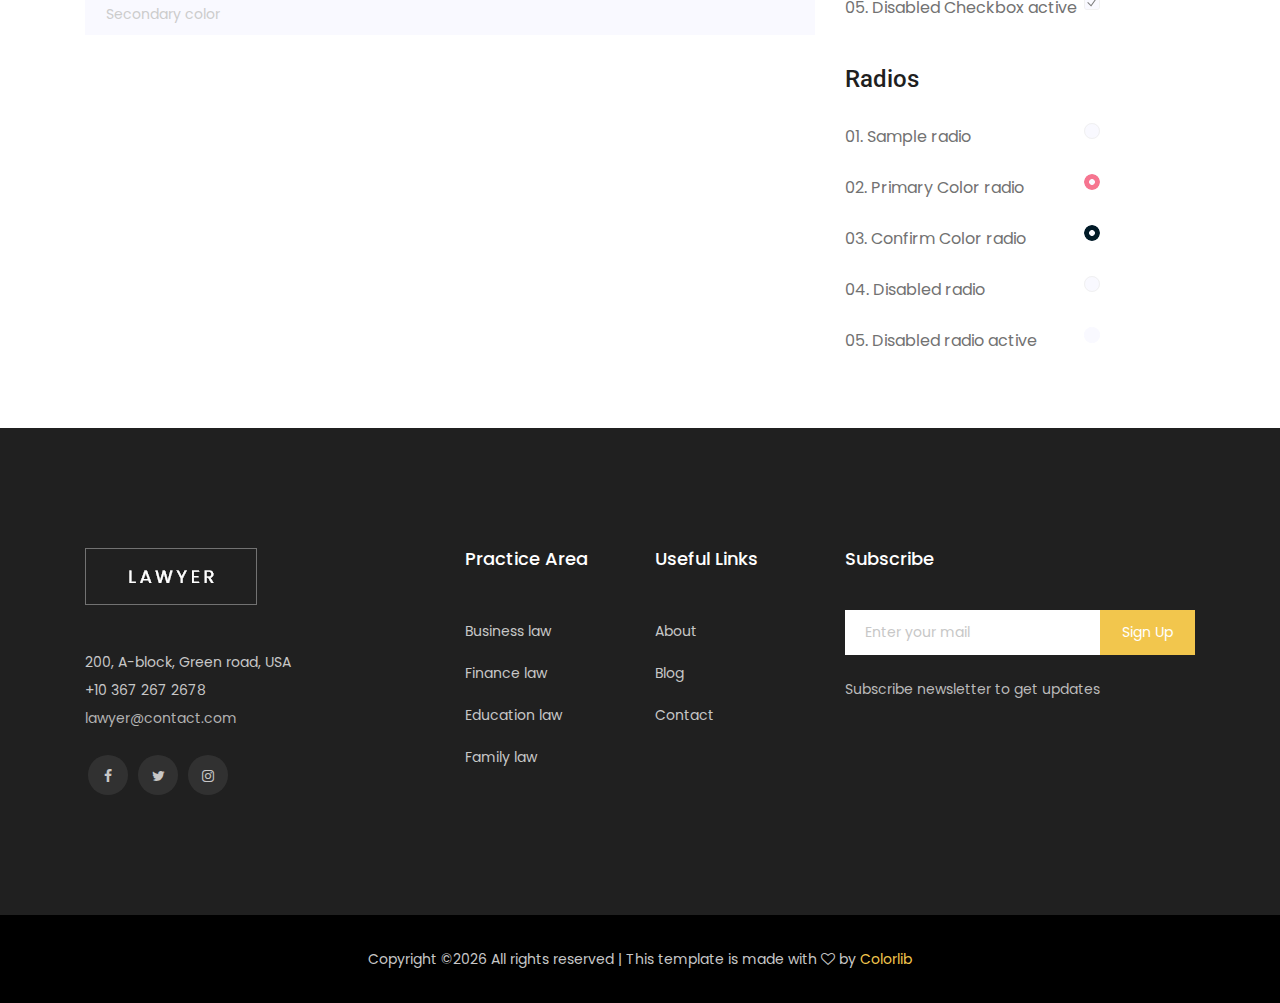
<file: elements.html>
<!doctype html>
<html class="no-js" lang="zxx">

<head>
	<meta charset="utf-8">
	<meta http-equiv="x-ua-compatible" content="ie=edge">
	<title>Lawyer</title>
	<meta name="description" content="">
	<meta name="viewport" content="width=device-width, initial-scale=1">

	<!-- <link rel="manifest" href="site.webmanifest"> -->
	<link rel="shortcut icon" type="image/x-icon" href="img/favicon.png">
	<!-- Place favicon.ico in the root directory -->

	<!-- CSS here -->
	<link rel="stylesheet" href="css/bootstrap.min.css">
	<link rel="stylesheet" href="css/owl.carousel.min.css">
	<link rel="stylesheet" href="css/magnific-popup.css">
	<link rel="stylesheet" href="css/font-awesome.min.css">
	<link rel="stylesheet" href="css/themify-icons.css">
	<link rel="stylesheet" href="css/nice-select.css">
	<link rel="stylesheet" href="css/flaticon.css">
	<link rel="stylesheet" href="css/animate.css">
	<link rel="stylesheet" href="css/slicknav.css">
	<link rel="stylesheet" href="css/style.css">
	<!-- <link rel="stylesheet" href="css/responsive.css"> -->
</head>

<body>
	<!--[if lte IE 9]>
            <p class="browserupgrade">You are using an <strong>outdated</strong> browser. Please <a href="https://browsehappy.com/">upgrade your browser</a> to improve your experience and security.</p>
        <![endif]-->

 <!-- header-start -->
 <header>
	<div class="header-area ">
		<div id="sticky-header" class="main-header-area">
			<div class="container-fluid p-0">
				<div class="row align-items-center justify-content-between no-gutters">
					<div class="col-xl-2 col-lg-2">
						<div class="logo-img">
							<a href="index.html">
								<img src="img/logo.png" alt="">
							</a>
						</div>
					</div>
					<div class="col-xl-7 col-lg-8">
						<div class="main-menu  d-none d-lg-block">
							<nav>
								<ul id="navigation">
									<li><a href="index.html">home</a></li>
									<li><a href="about.html">About</a></li>
									<li><a  href="Practice.html">Practice Area</a></li>
									<li><a  href="#">blog <i class="ti-angle-down"></i></a>
										<ul class="submenu">
											<li><a href="blog.html">blog</a></li>
											<li><a href="single-blog.html">single-blog</a></li>
										</ul>
									</li>
									<li><a class="active" href="#">pages <i class="ti-angle-down"></i></a>
										<ul class="submenu">
											<li><a href="elements.html">elements</a></li>
										</ul>
									</li>
									<li><a href="contact.html">Contact</a></li>
								</ul>
							</nav>
						</div>
					</div>
					<div class="col-xl-3 col-lg-2 d-none d-lg-block">
						<div class="social_media_links">
							<ul>
								<li><a href="#"> <i class="fa fa-facebook"></i> </a></li>
								<li><a href="#"> <i class="fa fa-twitter"></i> </a></li>
								<li><a href="#"> <i class="fa fa-instagram"></i> </a></li>
							</ul>
						</div>
					</div>
					<div class="col-12">
						<div class="mobile_menu d-block d-lg-none"></div>
					</div>
				</div>
			</div>
		</div>
	</div>
 </header>
 <!-- header-end -->
 
 <!-- bradcam_area_start  -->
 <div class="bradcam_area">
	<div class="bradcam_inner bradcam_bg_2 d-flex align-items-center">
		<div class="container">
			<div class="row">
				<div class="col-xl-12">
					<div class="bradcam_text text-center">
						<h3>Elements </h3>
					</div>
				</div>
			</div>
		</div>
	</div>
 </div>
 <!-- bradcam_area_end  -->

	<!-- Start Sample Area -->
	<section class="sample-text-area">
		<div class="container box_1170">
			<h3 class="text-heading">Text Sample</h3>
			<p class="sample-text">
				Every avid independent filmmaker has <b>Bold</b> about making that <i>Italic</i> interest documentary,
				or short
				film to show off their creative prowess. Many have great ideas and want to “wow”
				the<sup>Superscript</sup> scene,
				or video renters with their big project. But once you have the<sub>Subscript</sub> “in the can” (no easy
				feat), how
				do you move from a <del>Strike</del> through of master DVDs with the <u>“Underline”</u> marked
				hand-written title
				inside a secondhand CD case, to a pile of cardboard boxes full of shiny new, retail-ready DVDs, with UPC
				barcodes
				and polywrap sitting on your doorstep? You need to create eye-popping artwork and have your project
				replicated.
				Using a reputable full service DVD Replication company like PacificDisc, Inc. to partner with is
				certainly a
				helpful option to ensure a professional end result, but to help with your DVD replication project, here
				are 4 easy
				steps to follow for good DVD replication results:

			</p>
		</div>
	</section>
	<!-- End Sample Area -->

	<!-- Start Button -->
	<section class="button-area">
		<div class="container box_1170 border-top-generic">
			<h3 class="text-heading">Sample Buttons</h3>
			<div class="button-group-area">
				<a href="#" class="genric-btn default">Default</a>
				<a href="#" class="genric-btn primary">Primary</a>
				<a href="#" class="genric-btn success">Success</a>
				<a href="#" class="genric-btn info">Info</a>
				<a href="#" class="genric-btn warning">Warning</a>
				<a href="#" class="genric-btn danger">Danger</a>
				<a href="#" class="genric-btn link">Link</a>
				<a href="#" class="genric-btn disable">Disable</a>
			</div>
			<div class="button-group-area mt-10">
				<a href="#" class="genric-btn default-border">Default</a>
				<a href="#" class="genric-btn primary-border">Primary</a>
				<a href="#" class="genric-btn success-border">Success</a>
				<a href="#" class="genric-btn info-border">Info</a>
				<a href="#" class="genric-btn warning-border">Warning</a>
				<a href="#" class="genric-btn danger-border">Danger</a>
				<a href="#" class="genric-btn link-border">Link</a>
				<a href="#" class="genric-btn disable">Disable</a>
			</div>
			<div class="button-group-area mt-40">
				<a href="#" class="genric-btn default radius">Default</a>
				<a href="#" class="genric-btn primary radius">Primary</a>
				<a href="#" class="genric-btn success radius">Success</a>
				<a href="#" class="genric-btn info radius">Info</a>
				<a href="#" class="genric-btn warning radius">Warning</a>
				<a href="#" class="genric-btn danger radius">Danger</a>
				<a href="#" class="genric-btn link radius">Link</a>
				<a href="#" class="genric-btn disable radius">Disable</a>
			</div>
			<div class="button-group-area mt-10">
				<a href="#" class="genric-btn default-border radius">Default</a>
				<a href="#" class="genric-btn primary-border radius">Primary</a>
				<a href="#" class="genric-btn success-border radius">Success</a>
				<a href="#" class="genric-btn info-border radius">Info</a>
				<a href="#" class="genric-btn warning-border radius">Warning</a>
				<a href="#" class="genric-btn danger-border radius">Danger</a>
				<a href="#" class="genric-btn link-border radius">Link</a>
				<a href="#" class="genric-btn disable radius">Disable</a>
			</div>
			<div class="button-group-area mt-40">
				<a href="#" class="genric-btn default circle">Default</a>
				<a href="#" class="genric-btn primary circle">Primary</a>
				<a href="#" class="genric-btn success circle">Success</a>
				<a href="#" class="genric-btn info circle">Info</a>
				<a href="#" class="genric-btn warning circle">Warning</a>
				<a href="#" class="genric-btn danger circle">Danger</a>
				<a href="#" class="genric-btn link circle">Link</a>
				<a href="#" class="genric-btn disable circle">Disable</a>
			</div>
			<div class="button-group-area mt-10">
				<a href="#" class="genric-btn default-border circle">Default</a>
				<a href="#" class="genric-btn primary-border circle">Primary</a>
				<a href="#" class="genric-btn success-border circle">Success</a>
				<a href="#" class="genric-btn info-border circle">Info</a>
				<a href="#" class="genric-btn warning-border circle">Warning</a>
				<a href="#" class="genric-btn danger-border circle">Danger</a>
				<a href="#" class="genric-btn link-border circle">Link</a>
				<a href="#" class="genric-btn disable circle">Disable</a>
			</div>
			<div class="button-group-area mt-40">
				<a href="#" class="genric-btn default circle arrow">Default<span class="lnr lnr-arrow-right"></span></a>
				<a href="#" class="genric-btn primary circle arrow">Primary<span class="lnr lnr-arrow-right"></span></a>
				<a href="#" class="genric-btn success circle arrow">Success<span class="lnr lnr-arrow-right"></span></a>
				<a href="#" class="genric-btn info circle arrow">Info<span class="lnr lnr-arrow-right"></span></a>
				<a href="#" class="genric-btn warning circle arrow">Warning<span class="lnr lnr-arrow-right"></span></a>
				<a href="#" class="genric-btn danger circle arrow">Danger<span class="lnr lnr-arrow-right"></span></a>
			</div>
			<div class="button-group-area mt-10">
				<a href="#" class="genric-btn default-border circle arrow">Default<span
						class="lnr lnr-arrow-right"></span></a>
				<a href="#" class="genric-btn primary-border circle arrow">Primary<span
						class="lnr lnr-arrow-right"></span></a>
				<a href="#" class="genric-btn success-border circle arrow">Success<span
						class="lnr lnr-arrow-right"></span></a>
				<a href="#" class="genric-btn info-border circle arrow">Info<span
						class="lnr lnr-arrow-right"></span></a>
				<a href="#" class="genric-btn warning-border circle arrow">Warning<span
						class="lnr lnr-arrow-right"></span></a>
				<a href="#" class="genric-btn danger-border circle arrow">Danger<span
						class="lnr lnr-arrow-right"></span></a>
			</div>
			<div class="button-group-area mt-40">
				<a href="#" class="genric-btn primary e-large">Extra Large</a>
				<a href="#" class="genric-btn success large">Large</a>
				<a href="#" class="genric-btn primary">Default</a>
				<a href="#" class="genric-btn success medium">Medium</a>
				<a href="#" class="genric-btn primary small">Small</a>
			</div>
			<div class="button-group-area mt-10">
				<a href="#" class="genric-btn primary-border e-large">Extra Large</a>
				<a href="#" class="genric-btn success-border large">Large</a>
				<a href="#" class="genric-btn primary-border">Default</a>
				<a href="#" class="genric-btn success-border medium">Medium</a>
				<a href="#" class="genric-btn primary-border small">Small</a>
			</div>
		</div>
	</section>
	<!-- End Button -->

	<!-- Start Align Area -->
	<div class="whole-wrap">
		<div class="container box_1170">
			<div class="section-top-border">
				<h3 class="mb-30">Left Aligned</h3>
				<div class="row">
					<div class="col-md-3">
						<img src="img/elements/d.jpg" alt="" class="img-fluid">
					</div>
					<div class="col-md-9 mt-sm-20">
						<p>Recently, the US Federal government banned online casinos from operating in America by making
							it illegal to
							transfer money to them through any US bank or payment system. As a result of this law, most
							of the popular
							online casino networks such as Party Gaming and PlayTech left the United States. Overnight,
							online casino
							players found themselves being chased by the Federal government. But, after a fortnight, the
							online casino
							industry came up with a solution and new online casinos started taking root. These began to
							operate under a
							different business umbrella, and by doing that, rendered the transfer of money to and from
							them legal. A major
							part of this was enlisting electronic banking systems that would accept this new
							clarification and start doing
							business with me. Listed in this article are the electronic banking systems that accept
							players from the United
							States that wish to play in online casinos.</p>
					</div>
				</div>
			</div>
			<div class="section-top-border text-right">
				<h3 class="mb-30">Right Aligned</h3>
				<div class="row">
					<div class="col-md-9">
						<p class="text-right">Over time, even the most sophisticated, memory packed computer can begin
							to run slow if we
							don’t do something to prevent it. The reason why has less to do with how computers are made
							and how they age and
							more to do with the way we use them. You see, all of the daily tasks that we do on our PC
							from running programs
							to downloading and deleting software can make our computer sluggish. To keep this from
							happening, you need to
							understand the reasons why your PC is getting slower and do something to keep your PC
							running at its best. You
							can do this through regular maintenance and PC performance optimization programs</p>
						<p class="text-right">Before we discuss all of the things that could be affecting your PC’s
							performance, let’s
							talk a little about what symptoms</p>
					</div>
					<div class="col-md-3">
						<img src="img/elements/d.jpg" alt="" class="img-fluid">
					</div>
				</div>
			</div>
			<div class="section-top-border">
				<h3 class="mb-30">Definition</h3>
				<div class="row">
					<div class="col-md-4">
						<div class="single-defination">
							<h4 class="mb-20">Definition 01</h4>
							<p>Recently, the US Federal government banned online casinos from operating in America by
								making it illegal to
								transfer money to them through any US bank or payment system. As a result of this law,
								most of the popular
								online casino networks</p>
						</div>
					</div>
					<div class="col-md-4">
						<div class="single-defination">
							<h4 class="mb-20">Definition 02</h4>
							<p>Recently, the US Federal government banned online casinos from operating in America by
								making it illegal to
								transfer money to them through any US bank or payment system. As a result of this law,
								most of the popular
								online casino networks</p>
						</div>
					</div>
					<div class="col-md-4">
						<div class="single-defination">
							<h4 class="mb-20">Definition 03</h4>
							<p>Recently, the US Federal government banned online casinos from operating in America by
								making it illegal to
								transfer money to them through any US bank or payment system. As a result of this law,
								most of the popular
								online casino networks</p>
						</div>
					</div>
				</div>
			</div>
			<div class="section-top-border">
				<h3 class="mb-30">Block Quotes</h3>
				<div class="row">
					<div class="col-lg-12">
						<blockquote class="generic-blockquote">
							“Recently, the US Federal government banned online casinos from operating in America by
							making it illegal to
							transfer money to them through any US bank or payment system. As a result of this law, most
							of the popular
							online casino networks such as Party Gaming and PlayTech left the United States. Overnight,
							online casino
							players found themselves being chased by the Federal government. But, after a fortnight, the
							online casino
							industry came up with a solution and new online casinos started taking root. These began to
							operate under a
							different business umbrella, and by doing that, rendered the transfer of money to and from
							them legal. A major
							part of this was enlisting electronic banking systems that would accept this new
							clarification and start doing
							business with me. Listed in this article are the electronic banking”
						</blockquote>
					</div>
				</div>
			</div>
			<div class="section-top-border">
				<h3 class="mb-30">Table</h3>
				<div class="progress-table-wrap">
					<div class="progress-table">
						<div class="table-head">
							<div class="serial">#</div>
							<div class="country">Countries</div>
							<div class="visit">Visits</div>
							<div class="percentage">Percentages</div>
						</div>
						<div class="table-row">
							<div class="serial">01</div>
							<div class="country"> <img src="img/elements/f1.jpg" alt="flag">Canada</div>
							<div class="visit">645032</div>
							<div class="percentage">
								<div class="progress">
									<div class="progress-bar color-1" role="progressbar" style="width: 80%"
										aria-valuenow="80" aria-valuemin="0" aria-valuemax="100"></div>
								</div>
							</div>
						</div>
						<div class="table-row">
							<div class="serial">02</div>
							<div class="country"> <img src="img/elements/f2.jpg" alt="flag">Canada</div>
							<div class="visit">645032</div>
							<div class="percentage">
								<div class="progress">
									<div class="progress-bar color-2" role="progressbar" style="width: 30%"
										aria-valuenow="30" aria-valuemin="0" aria-valuemax="100"></div>
								</div>
							</div>
						</div>
						<div class="table-row">
							<div class="serial">03</div>
							<div class="country"> <img src="img/elements/f3.jpg" alt="flag">Canada</div>
							<div class="visit">645032</div>
							<div class="percentage">
								<div class="progress">
									<div class="progress-bar color-3" role="progressbar" style="width: 55%"
										aria-valuenow="55" aria-valuemin="0" aria-valuemax="100"></div>
								</div>
							</div>
						</div>
						<div class="table-row">
							<div class="serial">04</div>
							<div class="country"> <img src="img/elements/f4.jpg" alt="flag">Canada</div>
							<div class="visit">645032</div>
							<div class="percentage">
								<div class="progress">
									<div class="progress-bar color-4" role="progressbar" style="width: 60%"
										aria-valuenow="60" aria-valuemin="0" aria-valuemax="100"></div>
								</div>
							</div>
						</div>
						<div class="table-row">
							<div class="serial">05</div>
							<div class="country"> <img src="img/elements/f5.jpg" alt="flag">Canada</div>
							<div class="visit">645032</div>
							<div class="percentage">
								<div class="progress">
									<div class="progress-bar color-5" role="progressbar" style="width: 40%"
										aria-valuenow="40" aria-valuemin="0" aria-valuemax="100"></div>
								</div>
							</div>
						</div>
						<div class="table-row">
							<div class="serial">06</div>
							<div class="country"> <img src="img/elements/f6.jpg" alt="flag">Canada</div>
							<div class="visit">645032</div>
							<div class="percentage">
								<div class="progress">
									<div class="progress-bar color-6" role="progressbar" style="width: 70%"
										aria-valuenow="70" aria-valuemin="0" aria-valuemax="100"></div>
								</div>
							</div>
						</div>
						<div class="table-row">
							<div class="serial">07</div>
							<div class="country"> <img src="img/elements/f7.jpg" alt="flag">Canada</div>
							<div class="visit">645032</div>
							<div class="percentage">
								<div class="progress">
									<div class="progress-bar color-7" role="progressbar" style="width: 30%"
										aria-valuenow="30" aria-valuemin="0" aria-valuemax="100"></div>
								</div>
							</div>
						</div>
						<div class="table-row">
							<div class="serial">08</div>
							<div class="country"> <img src="img/elements/f8.jpg" alt="flag">Canada</div>
							<div class="visit">645032</div>
							<div class="percentage">
								<div class="progress">
									<div class="progress-bar color-8" role="progressbar" style="width: 60%"
										aria-valuenow="60" aria-valuemin="0" aria-valuemax="100"></div>
								</div>
							</div>
						</div>
					</div>
				</div>
			</div>
			<div class="section-top-border">
				<h3>Image Gallery</h3>
				<div class="row gallery-item">
					<div class="col-md-4">
						<a href="img/elements/g1.jpg" class="img-pop-up">
							<div class="single-gallery-image" style="background: url(img/elements/g1.jpg);"></div>
						</a>
					</div>
					<div class="col-md-4">
						<a href="img/elements/g2.jpg" class="img-pop-up">
							<div class="single-gallery-image" style="background: url(img/elements/g2.jpg);"></div>
						</a>
					</div>
					<div class="col-md-4">
						<a href="img/elements/g3.jpg" class="img-pop-up">
							<div class="single-gallery-image" style="background: url(img/elements/g3.jpg);"></div>
						</a>
					</div>
					<div class="col-md-6">
						<a href="img/elements/g4.jpg" class="img-pop-up">
							<div class="single-gallery-image" style="background: url(img/elements/g4.jpg);"></div>
						</a>
					</div>
					<div class="col-md-6">
						<a href="img/elements/g5.jpg" class="img-pop-up">
							<div class="single-gallery-image" style="background: url(img/elements/g5.jpg);"></div>
						</a>
					</div>
					<div class="col-md-4">
						<a href="img/elements/g6.jpg" class="img-pop-up">
							<div class="single-gallery-image" style="background: url(img/elements/g6.jpg);"></div>
						</a>
					</div>
					<div class="col-md-4">
						<a href="img/elements/g7.jpg" class="img-pop-up">
							<div class="single-gallery-image" style="background: url(img/elements/g7.jpg);"></div>
						</a>
					</div>
					<div class="col-md-4">
						<a href="img/elements/g8.jpg" class="img-pop-up">
							<div class="single-gallery-image" style="background: url(img/elements/g8.jpg);"></div>
						</a>
					</div>
				</div>
			</div>
			<div class="section-top-border">
				<div class="row">
					<div class="col-md-4">
						<h3 class="mb-20">Image Gallery</h3>
						<div class="typography">
							<h1>This is header 01</h1>
							<h2>This is header 02</h2>
							<h3>This is header 03</h3>
							<h4>This is header 04</h4>
							<h5>This is header 01</h5>
							<h6>This is header 01</h6>
						</div>
					</div>
					<div class="col-md-4 mt-sm-30">
						<h3 class="mb-20">Unordered List</h3>
						<div class="">
							<ul class="unordered-list">
								<li>Fta Keys</li>
								<li>For Women Only Your Computer Usage</li>
								<li>Facts Why Inkjet Printing Is Very Appealing
									<ul>
										<li>Addiction When Gambling Becomes
											<ul>
												<li>Protective Preventative Maintenance</li>
											</ul>
										</li>
									</ul>
								</li>
								<li>Dealing With Technical Support 10 Useful Tips</li>
								<li>Make Myspace Your Best Designed Space</li>
								<li>Cleaning And Organizing Your Computer</li>
							</ul>
						</div>
					</div>
					<div class="col-md-4 mt-sm-30">
						<h3 class="mb-20">Ordered List</h3>
						<div class="">
							<ol class="ordered-list">
								<li><span>Fta Keys</span></li>
								<li><span>For Women Only Your Computer Usage</span></li>
								<li><span>Facts Why Inkjet Printing Is Very Appealing</span>
									<ol class="ordered-list-alpha">
										<li><span>Addiction When Gambling Becomes</span>
											<ol class="ordered-list-roman">
												<li><span>Protective Preventative Maintenance</span></li>
											</ol>
										</li>
									</ol>
								</li>
								<li><span>Dealing With Technical Support 10 Useful Tips</span></li>
								<li><span>Make Myspace Your Best Designed Space</span></li>
								<li><span>Cleaning And Organizing Your Computer</span></li>
							</ol>
						</div>
					</div>
				</div>
			</div>
			<div class="section-top-border">
				<div class="row">
					<div class="col-lg-8 col-md-8">
						<h3 class="mb-30">Form Element</h3>
						<form action="#">
							<div class="mt-10">
								<input type="text" name="first_name" placeholder="First Name"
									onfocus="this.placeholder = ''" onblur="this.placeholder = 'First Name'" required
									class="single-input">
							</div>
							<div class="mt-10">
								<input type="text" name="last_name" placeholder="Last Name"
									onfocus="this.placeholder = ''" onblur="this.placeholder = 'Last Name'" required
									class="single-input">
							</div>
							<div class="mt-10">
								<input type="text" name="last_name" placeholder="Last Name"
									onfocus="this.placeholder = ''" onblur="this.placeholder = 'Last Name'" required
									class="single-input">
							</div>
							<div class="mt-10">
								<input type="email" name="EMAIL" placeholder="Email address"
									onfocus="this.placeholder = ''" onblur="this.placeholder = 'Email address'" required
									class="single-input">
							</div>
							<div class="input-group-icon mt-10">
								<div class="icon"><i class="fa fa-thumb-tack" aria-hidden="true"></i></div>
								<input type="text" name="address" placeholder="Address" onfocus="this.placeholder = ''"
									onblur="this.placeholder = 'Address'" required class="single-input">
							</div>
							<div class="input-group-icon mt-10">
								<div class="icon"><i class="fa fa-plane" aria-hidden="true"></i></div>
								<div class="form-select" id="default-select"">
											<select>
												<option value=" 1">City</option>
									<option value="1">Dhaka</option>
									<option value="1">Dilli</option>
									<option value="1">Newyork</option>
									<option value="1">Islamabad</option>
									</select>
								</div>
							</div>
							<div class="input-group-icon mt-10">
								<div class="icon"><i class="fa fa-globe" aria-hidden="true"></i></div>
								<div class="form-select" id="default-select"">
											<select>
												<option value=" 1">Country</option>
									<option value="1">Bangladesh</option>
									<option value="1">India</option>
									<option value="1">England</option>
									<option value="1">Srilanka</option>
									</select>
								</div>
							</div>

							<div class="mt-10">
								<textarea class="single-textarea" placeholder="Message" onfocus="this.placeholder = ''"
									onblur="this.placeholder = 'Message'" required></textarea>
							</div>
							<!-- For Gradient Border Use -->
							<!-- <div class="mt-10">
										<div class="primary-input">
											<input id="primary-input" type="text" name="first_name" placeholder="Primary color" onfocus="this.placeholder = ''" onblur="this.placeholder = 'Primary color'">
											<label for="primary-input"></label>
										</div>
									</div> -->
							<div class="mt-10">
								<input type="text" name="first_name" placeholder="Primary color"
									onfocus="this.placeholder = ''" onblur="this.placeholder = 'Primary color'" required
									class="single-input-primary">
							</div>
							<div class="mt-10">
								<input type="text" name="first_name" placeholder="Accent color"
									onfocus="this.placeholder = ''" onblur="this.placeholder = 'Accent color'" required
									class="single-input-accent">
							</div>
							<div class="mt-10">
								<input type="text" name="first_name" placeholder="Secondary color"
									onfocus="this.placeholder = ''" onblur="this.placeholder = 'Secondary color'"
									required class="single-input-secondary">
							</div>
						</form>
					</div>
					<div class="col-lg-3 col-md-4 mt-sm-30">
						<div class="single-element-widget">
							<h3 class="mb-30">Switches</h3>
							<div class="switch-wrap d-flex justify-content-between">
								<p>01. Sample Switch</p>
								<div class="primary-switch">
									<input type="checkbox" id="default-switch">
									<label for="default-switch"></label>
								</div>
							</div>
							<div class="switch-wrap d-flex justify-content-between">
								<p>02. Primary Color Switch</p>
								<div class="primary-switch">
									<input type="checkbox" id="primary-switch" checked>
									<label for="primary-switch"></label>
								</div>
							</div>
							<div class="switch-wrap d-flex justify-content-between">
								<p>03. Confirm Color Switch</p>
								<div class="confirm-switch">
									<input type="checkbox" id="confirm-switch" checked>
									<label for="confirm-switch"></label>
								</div>
							</div>
						</div>
						<div class="single-element-widget mt-30">
							<h3 class="mb-30">Selectboxes</h3>
							<div class="default-select" id="default-select"">
										<select>
											<option value=" 1">English</option>
								<option value="1">Spanish</option>
								<option value="1">Arabic</option>
								<option value="1">Portuguise</option>
								<option value="1">Bengali</option>
								</select>
							</div>
						</div>
						<div class="single-element-widget mt-30">
							<h3 class="mb-30">Checkboxes</h3>
							<div class="switch-wrap d-flex justify-content-between">
								<p>01. Sample Checkbox</p>
								<div class="primary-checkbox">
									<input type="checkbox" id="default-checkbox">
									<label for="default-checkbox"></label>
								</div>
							</div>
							<div class="switch-wrap d-flex justify-content-between">
								<p>02. Primary Color Checkbox</p>
								<div class="primary-checkbox">
									<input type="checkbox" id="primary-checkbox" checked>
									<label for="primary-checkbox"></label>
								</div>
							</div>
							<div class="switch-wrap d-flex justify-content-between">
								<p>03. Confirm Color Checkbox</p>
								<div class="confirm-checkbox">
									<input type="checkbox" id="confirm-checkbox">
									<label for="confirm-checkbox"></label>
								</div>
							</div>
							<div class="switch-wrap d-flex justify-content-between">
								<p>04. Disabled Checkbox</p>
								<div class="disabled-checkbox">
									<input type="checkbox" id="disabled-checkbox" disabled>
									<label for="disabled-checkbox"></label>
								</div>
							</div>
							<div class="switch-wrap d-flex justify-content-between">
								<p>05. Disabled Checkbox active</p>
								<div class="disabled-checkbox">
									<input type="checkbox" id="disabled-checkbox-active" checked disabled>
									<label for="disabled-checkbox-active"></label>
								</div>
							</div>
						</div>
						<div class="single-element-widget mt-30">
							<h3 class="mb-30">Radios</h3>
							<div class="switch-wrap d-flex justify-content-between">
								<p>01. Sample radio</p>
								<div class="primary-radio">
									<input type="checkbox" id="default-radio">
									<label for="default-radio"></label>
								</div>
							</div>
							<div class="switch-wrap d-flex justify-content-between">
								<p>02. Primary Color radio</p>
								<div class="primary-radio">
									<input type="checkbox" id="primary-radio" checked>
									<label for="primary-radio"></label>
								</div>
							</div>
							<div class="switch-wrap d-flex justify-content-between">
								<p>03. Confirm Color radio</p>
								<div class="confirm-radio">
									<input type="checkbox" id="confirm-radio" checked>
									<label for="confirm-radio"></label>
								</div>
							</div>
							<div class="switch-wrap d-flex justify-content-between">
								<p>04. Disabled radio</p>
								<div class="disabled-radio">
									<input type="checkbox" id="disabled-radio" disabled>
									<label for="disabled-radio"></label>
								</div>
							</div>
							<div class="switch-wrap d-flex justify-content-between">
								<p>05. Disabled radio active</p>
								<div class="disabled-radio">
									<input type="checkbox" id="disabled-radio-active" checked disabled>
									<label for="disabled-radio-active"></label>
								</div>
							</div>
						</div>
					</div>
				</div>
			</div>
		</div>
	</div>
	<!-- End Align Area -->

    <!-- footer_start -->
    <footer class="footer">
        <div class="footer_top">
            <div class="container">
                <div class="row">
                    <div class="col-xl-4 col-md-6 col-lg-3">
                        <div class="footer_widget">
                            <div class="footer_logo">
                                <a href="index.html">
                                    <img src="img/logo.png" alt="">
                                </a>
                            </div>
                            <p class="footer_text">200, A-block, Green road, USA <br>
                                +10 367 267 2678 <br>
                                <a class="domain" href="#">lawyer@contact.com</a></p>
                            <div class="socail_links">
                                <ul>
                                    <li>
                                        <a href="#">
                                            <i class="fa fa-facebook"></i>
                                        </a>
                                    </li>
                                    <li>
                                        <a href="#">
                                            <i class="fa fa-twitter"></i>
                                        </a>
                                    </li>
                                    <li>
                                        <a href="#">
                                            <i class="fa fa-instagram"></i>
                                        </a>
                                    </li>
                                </ul>
                            </div>
                        </div>
                    </div>
                    <div class="col-xl-2 col-md-6 col-lg-2">
                        <div class="footer_widget">
                            <h3 class="footer_title">
                                    Practice Area
                            </h3>
                            <ul>
                                <li><a href="#">Business law
                                    </a></li>
                                <li><a href="#">Finance law</a></li>
                                <li><a href="#">Education law</a></li>
                                <li><a href="#">Family law</a></li>
                            </ul>
                        </div>
                    </div>
                    <div class="col-xl-2 col-md-6 col-lg-2">
                        <div class="footer_widget">
                            <h3 class="footer_title">
                                    Useful Links
                            </h3>
                            <ul>
                                <li><a href="#">About</a></li>
                                <li><a href="#">Blog</a></li>
                                <li><a href="#"> Contact</a></li>
                            </ul>
                        </div>
                    </div>
                    <div class="col-xl-4 col-md-6 col-lg-4">
                        <div class="footer_widget">
                            <h3 class="footer_title">
                                    Subscribe
                            </h3>
                            <form action="#" class="newsletter_form">
                                <input type="text" placeholder="Enter your mail">
                                <button type="submit">Sign Up</button>
                            </form>
                            <p class="newsletter_text">Subscribe newsletter to get updates</p>
                        </div>
                    </div>
                </div>
            </div>
        </div>
        <div class="copy-right_text">
            <div class="container">
                <div class="footer_border"></div>
                <div class="row">
                    <div class="col-xl-12">
                        <p class="copy_right text-center">
                            <!-- Link back to Colorlib can't be removed. Template is licensed under CC BY 3.0. -->
Copyright &copy;<script>document.write(new Date().getFullYear());</script> All rights reserved | This template is made with <i class="fa fa-heart-o" aria-hidden="true"></i> by <a href="https://colorlib.com" target="_blank">Colorlib</a>
<!-- Link back to Colorlib can't be removed. Template is licensed under CC BY 3.0. -->
                        </p>
                    </div>
                </div>
            </div>
        </div>
    </footer>
    <!-- footer_end -->

	<!-- JS here -->
	<script src="js/vendor/modernizr-3.5.0.min.js"></script>
	<script src="js/vendor/jquery-1.12.4.min.js"></script>
	<script src="js/popper.min.js"></script>
	<script src="js/bootstrap.min.js"></script>
	<script src="js/owl.carousel.min.js"></script>
	<script src="js/isotope.pkgd.min.js"></script>
	<script src="js/ajax-form.js"></script>
	<script src="js/waypoints.min.js"></script>
	<script src="js/jquery.counterup.min.js"></script>
	<script src="js/imagesloaded.pkgd.min.js"></script>
	<script src="js/scrollIt.js"></script>
	<script src="js/jquery.scrollUp.min.js"></script>
	<script src="js/wow.min.js"></script>
	<script src="js/nice-select.min.js"></script>
	<script src="js/jquery.slicknav.min.js"></script>
	<script src="js/jquery.magnific-popup.min.js"></script>
	<script src="js/plugins.js"></script>

	<!--contact js-->
	<script src="js/contact.js"></script>
	<script src="js/jquery.ajaxchimp.min.js"></script>
	<script src="js/jquery.form.js"></script>
	<script src="js/jquery.validate.min.js"></script>
	<script src="js/mail-script.js"></script>

	<script src="js/main.js"></script>

</body>
</file>
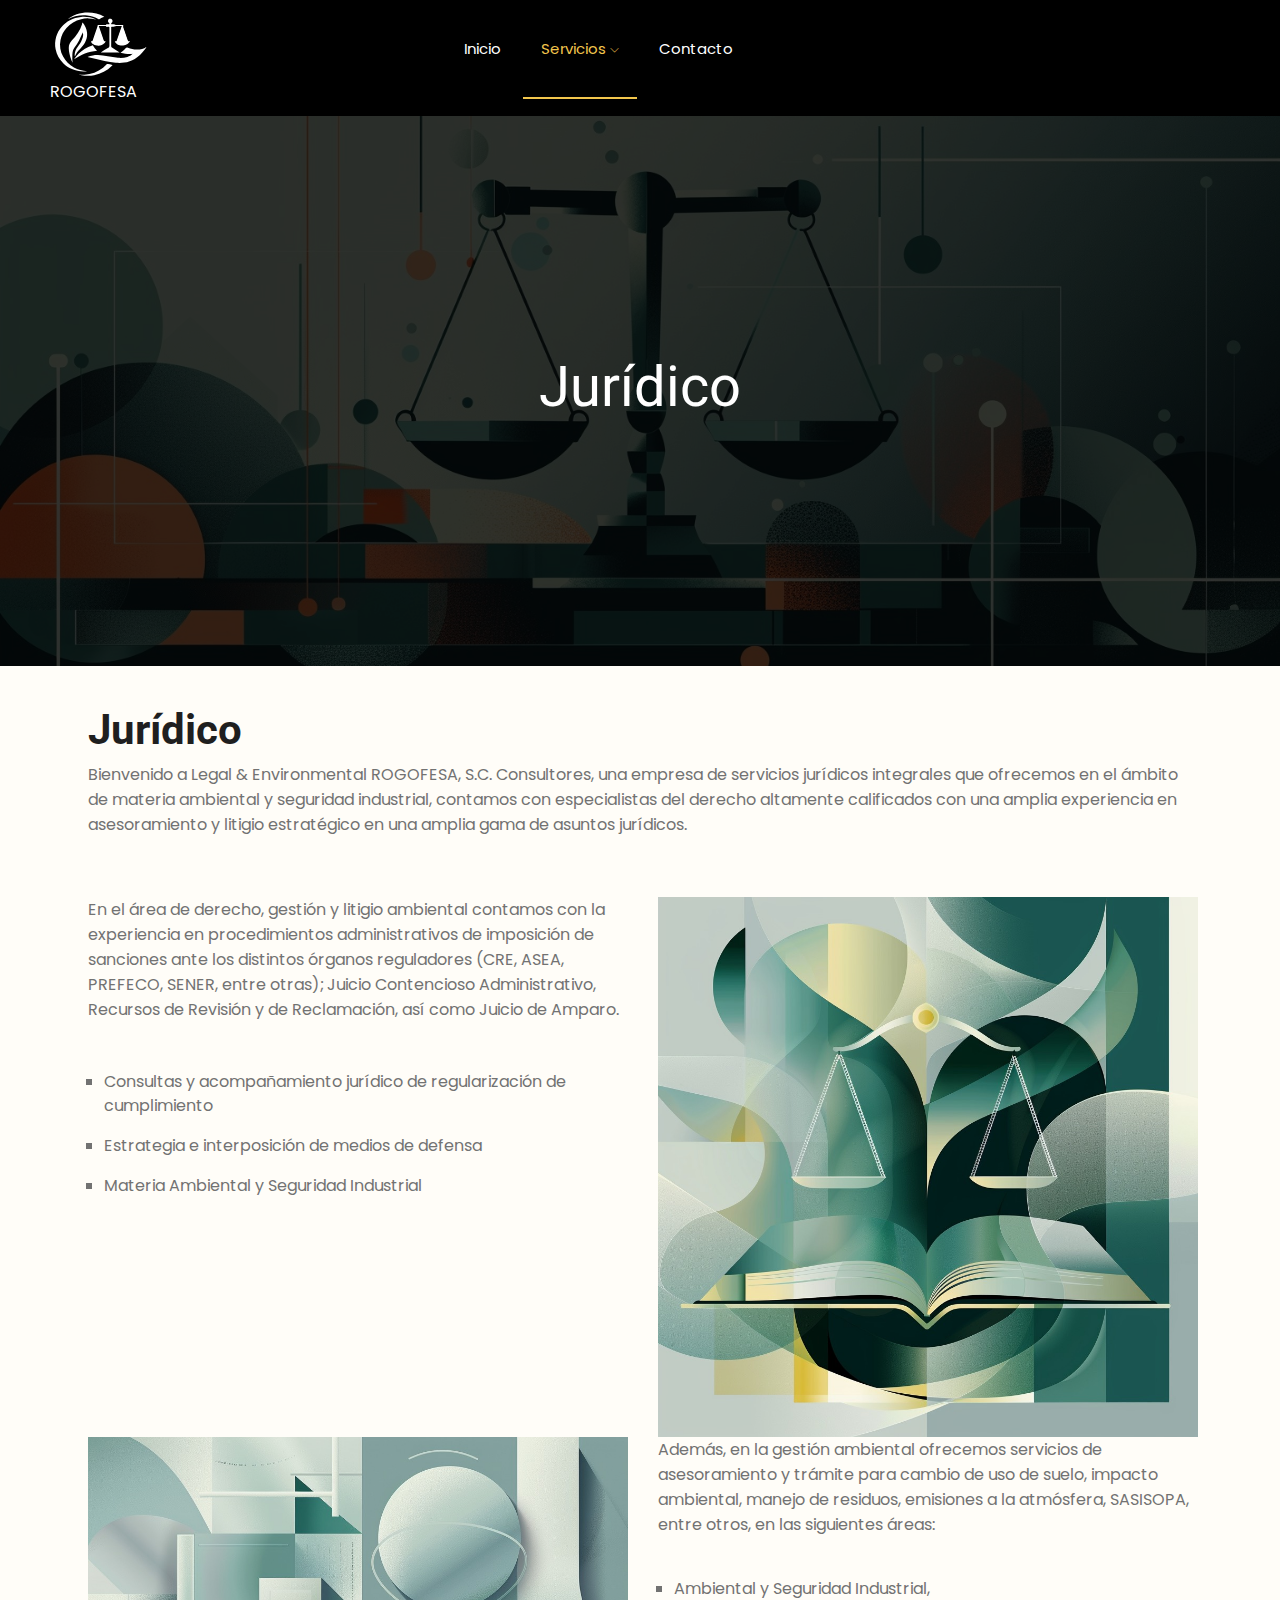
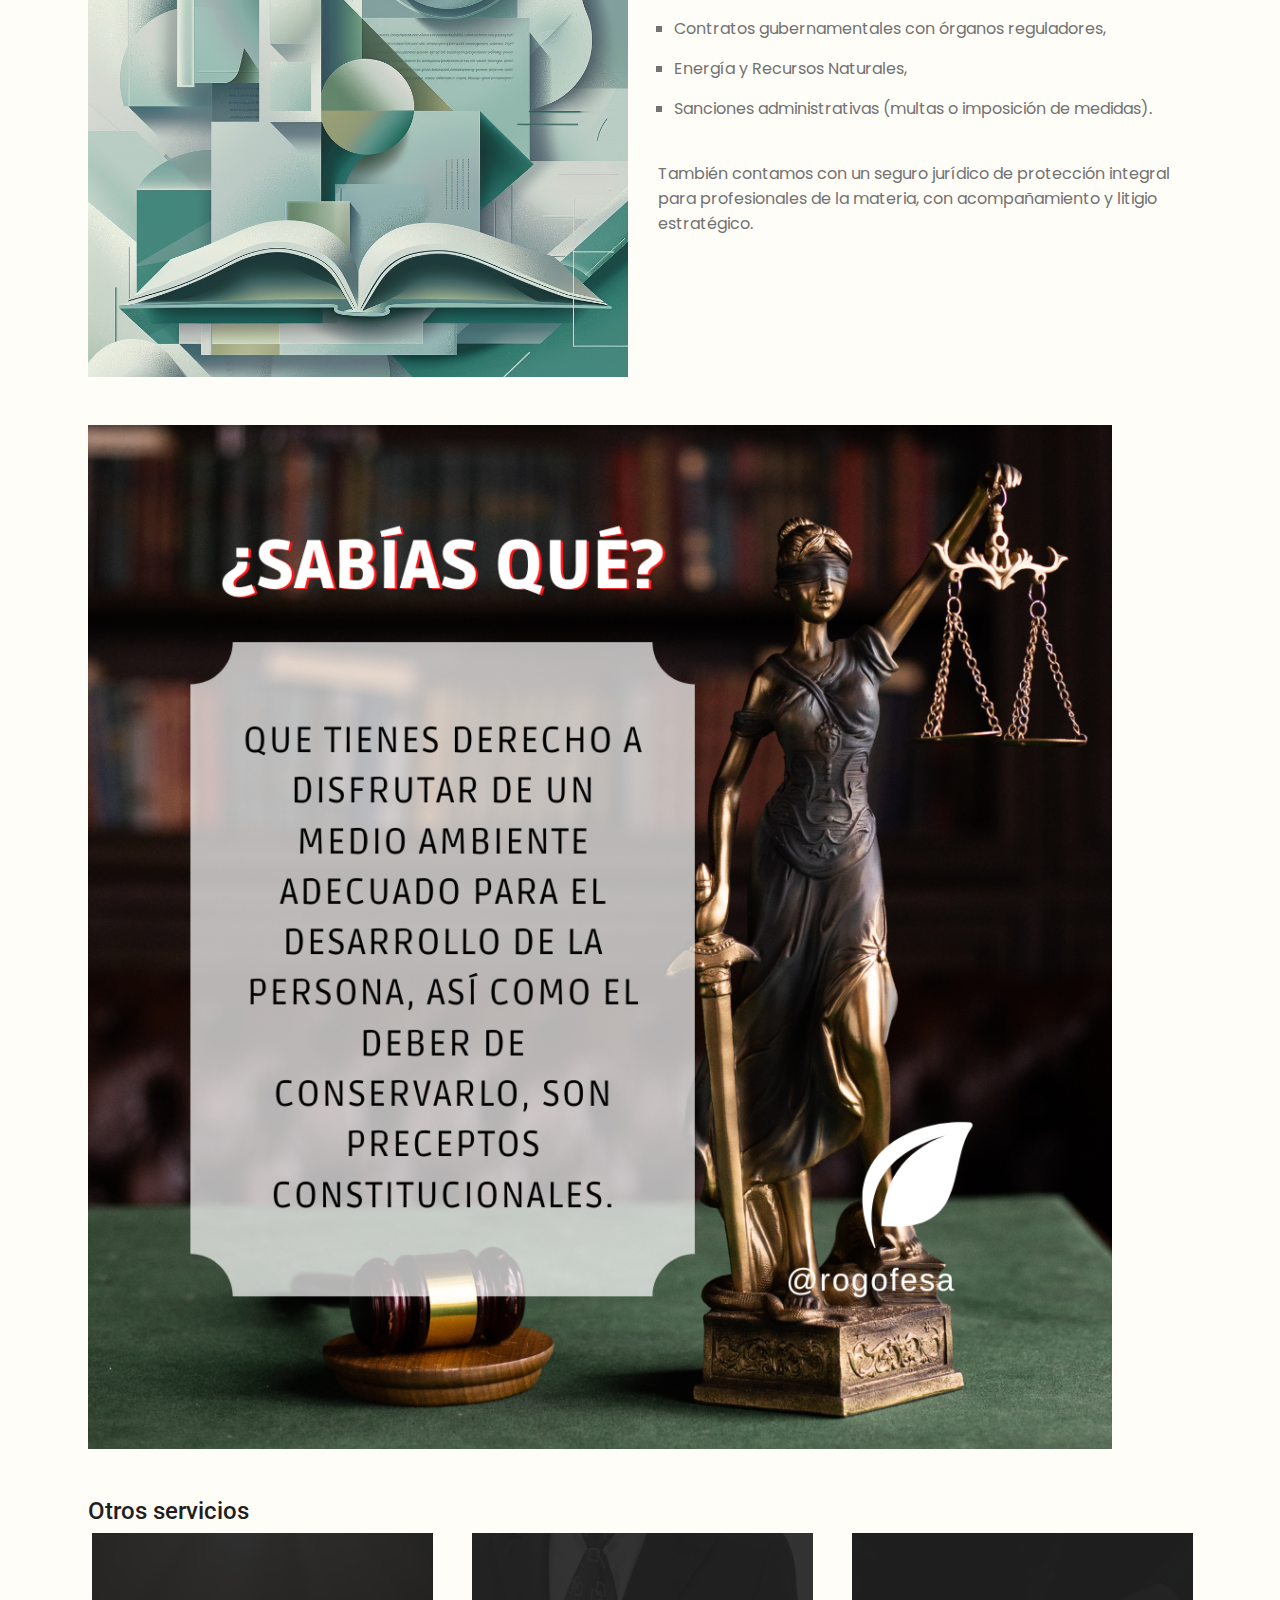
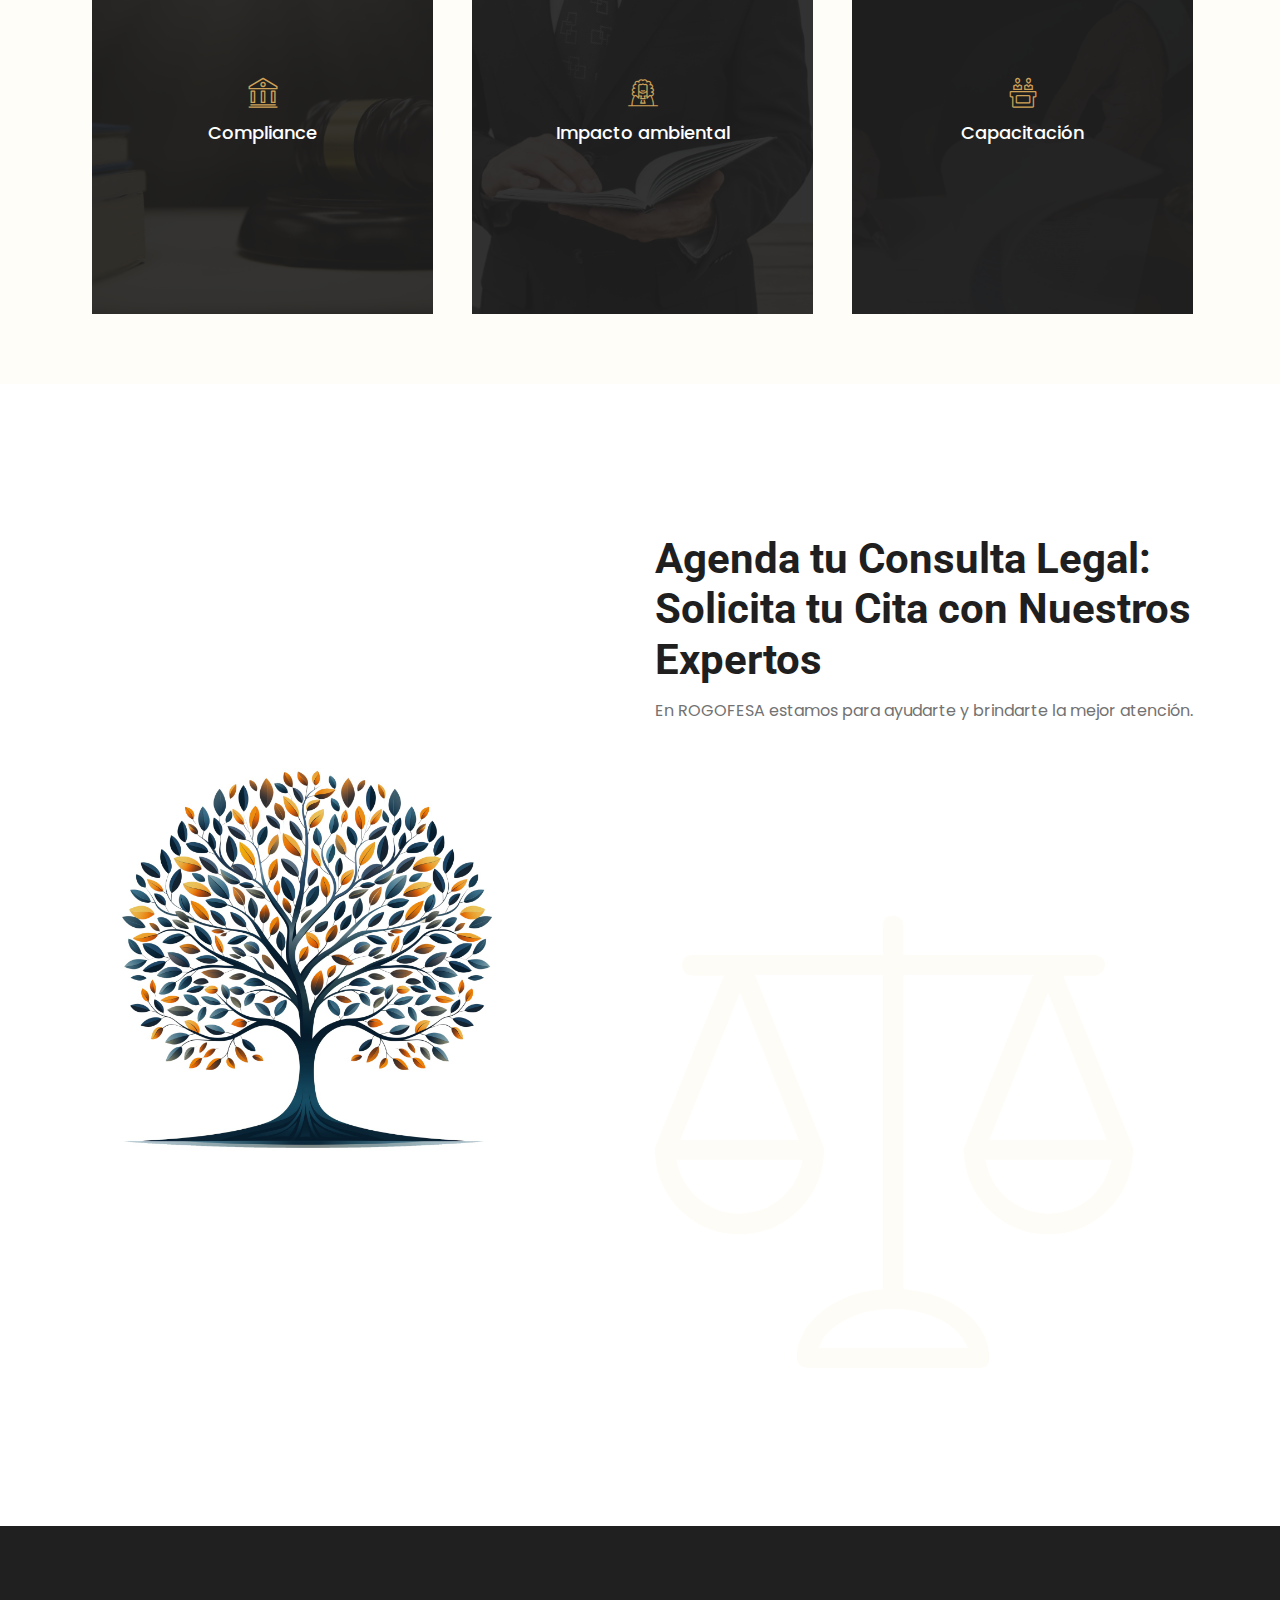
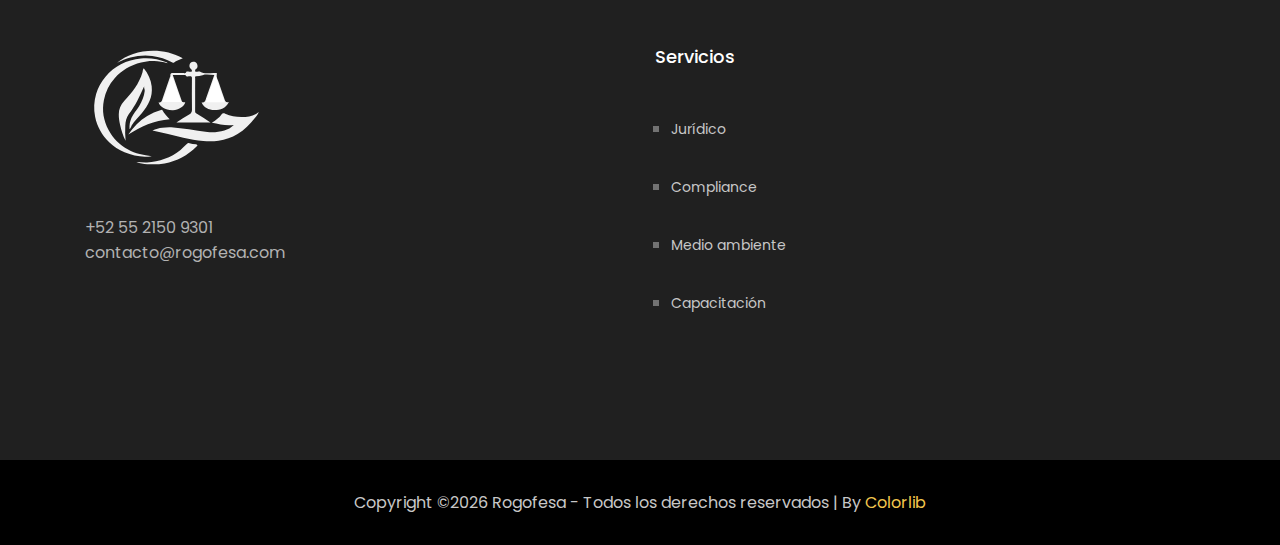
<file: juridico.html>
<!doctype html>
<html class="no-js" lang="es">

<head>
    <meta charset="utf-8">
    <meta http-equiv="x-ua-compatible" content="ie=edge">
    <title>Rogofesa - Jurídico</title>
    <meta name="description" content="Consultores Técnico y Jurídico Ambientales en hidrocarburos">
    <meta name="viewport" content="width=device-width, initial-scale=1">
    <meta name="keywords" content="consultoría, técnico, jurídico, ambiental, hidrocarburos, México">
    <meta name="author" content="ROGOFESA">
    <link rel="apple-touch-icon" sizes="180x180" href="/apple-touch-icon.png">
    <link rel="icon" type="image/png" sizes="32x32" href="/favicon-32x32.png">
    <link rel="icon" type="image/png" sizes="16x16" href="/favicon-16x16.png">
    <link rel="manifest" href="/site.webmanifest">
    <link rel="mask-icon" href="/safari-pinned-tab.svg" color="#999999">
    <meta name="msapplication-TileColor" content="#000">
    <meta name="theme-color" content="#ffffff">
    <!-- CSS here -->
    <link rel="stylesheet" href="css/bootstrap.min.css">
    <link rel="stylesheet" href="css/owl.carousel.min.css">
    <link rel="stylesheet" href="css/magnific-popup.css">
    <link rel="stylesheet" href="css/font-awesome.min.css">
    <link rel="stylesheet" href="css/themify-icons.css">
    <link rel="stylesheet" href="css/nice-select.css">
    <link rel="stylesheet" href="css/flaticon.css">
    <link rel="stylesheet" href="css/flaticon.css">
    <link rel="stylesheet" href="css/gijgo.css">
    <link rel="stylesheet" href="css/slicknav.css">
    <link rel="stylesheet" href="css/style.css">
    <link rel="stylesheet" href="css/custom.css">
    <!-- <link rel="stylesheet" href="css/responsive.css"> -->
</head>

<body id="rogofesa-site" class="rogofesa_servicios servicio_juridico">
    <!--[if lte IE 9]>
            <p class="browserupgrade">You are using an <strong>outdated</strong> browser. Please <a href="https://browsehappy.com/">upgrade your browser</a> to improve your experience and security.</p>
        <![endif]-->
    <!-- header-start -->
    <header>
        <div class="header-area">
            <div id="sticky-header" class="main-header-area">
                <div class="container-fluid p-0">
                    <div class="row align-items-center justify-content-between no-gutters">
                        <div class="col-xl-2 col-lg-2">
                            <div class="logo-img">
                                <a href="index.html">
                                    <img src="img/rogofesa/rogofesa-white.svg" alt="ROGOFESA">
                                    <span>ROGOFESA</span>
                                </a>
                            </div>
                        </div>
                        <div class="col-xl-7 col-lg-8">
                            <div class="main-menu  d-none d-lg-block">
                                <nav>
                                    <ul id="navigation">
                                        <li><a href="index.html">Inicio</a></li>
                                        <li><a class="active" href="servicios.html">Servicios <i class="ti-angle-down"></i></a>
                                            <ul class="submenu">
                                                <li><a class="active" href="juridico.html">Jurídico</a></li>
                                                <li><a href="compliance.html">Compliance</a></li>
                                                <li><a href="medio_ambiente.html">Impacto ambiental</a></li>
                                                <li><a href="capacitacion.html">Capacitación</a></li>
                                            </ul>
                                        </li>
                                        <li><a href="contacto.html">Contacto</a></li>
                                    </ul>
                                </nav>
                            </div>
                        </div>
                        <div class="col-xl-3 col-lg-2 d-none d-lg-block">
                            <div class="social_media_links">
                                <ul>
                                    <li><a href="#"> <i class="fa fa-facebook"></i> </a></li>
                                    <li><a href="#"> <i class="fa fa-twitter"></i> </a></li>
                                    <li><a href="#"> <i class="fa fa-instagram"></i> </a></li>
                                </ul>
                            </div>
                        </div>
                        <div class="col-12">
                            <div class="mobile_menu d-block d-lg-none"></div>
                        </div>
                    </div>
                </div>
            </div>
        </div>
    </header>
    <!-- header-end -->
    <!-- bradcam_area_start  -->
    <div class="bradcam_area">
        <div class="bradcam_inner bradcam_bg d-flex align-items-center">
            <div class="container">
                <div class="row">
                    <div class="col-xl-12">
                        <div class="bradcam_text text-center">
                            <h3>Jurídico</h3>
                        </div>
                    </div>
                </div>
            </div>
        </div>
    </div>
    <!-- bradcam_area_end  -->
    <!-- practice_area_start -->
    <div class="practice_area practice_area2">
        <div class="container">
            <div class="row">
                <div class="col-xl-12">
                    <div class="section_title text-left mb-60">
                        <h3 class="text-left">Jurídico</h3>
                        <p>Bienvenido a Legal & Environmental ROGOFESA, S.C. Consultores, una empresa de servicios jurídicos integrales que ofrecemos en el ámbito de materia ambiental y seguridad industrial, contamos con especialistas del derecho altamente calificados con una amplia experiencia en asesoramiento y litigio estratégico en una amplia gama de asuntos jurídicos.</p>
                    </div>
                </div>
            </div>
            <!--<div class="row mb-60">
                <div class="col-md-12">
                    <span class="img-container">
                        <img src="img/banner/bradcam.png" alt="Servicios Jurídicos">
                    </span>
                </div>
            </div>-->
            <div class="row">
                <div class="col-xs-12 col-md-6 col-lg-6">
                    <div class="section_title text-left mb-60">
                        <p>En el área de derecho, gestión y litigio ambiental contamos con la experiencia en procedimientos administrativos de imposición de sanciones ante los distintos órganos reguladores (CRE, ASEA, PREFECO, SENER, entre otras); Juicio Contencioso Administrativo, Recursos de Revisión y de Reclamación, así como Juicio de Amparo.</p>
                        <ul class="mt-5">
                            <li>Consultas y acompañamiento jurídico de regularización de cumplimiento</li>
                            <li>Estrategia e interposición de medios de defensa</li>
                            <li>Materia Ambiental y Seguridad Industrial</li>
                        </ul>
                    </div>
                </div>
                <div class="col-xs-12 col-md-6 col-lg-6">
                    <span class="img-container">
                        <img src="img/rogofesa/asideimg-k.jpeg" alt="Img-Juridico">
                    </span>
                </div>
            </div>
            <div class="row">
                <div class="col-xs-12 col-md-6 col-lg-6">
                    <span class="img-container">
                        <img src="img/rogofesa/asideimg-i.jpeg" alt="Img-Juridico">
                    </span>
                </div>
                <div class="col-xs-12 col-md-6 col-lg-6">
                    <p>Además, en la gestión ambiental ofrecemos servicios de asesoramiento y trámite para cambio de uso de suelo, impacto ambiental, manejo de residuos, emisiones a la atmósfera, SASISOPA, entre otros, en las siguientes áreas:</p>
                    <ul style="margin: 40px auto;">
                        <li>Ambiental y Seguridad Industrial,</li>
                        <li>Contratos gubernamentales con órganos reguladores,</li>
                        <li>Energía y Recursos Naturales,</li>
                        <li>Sanciones administrativas (multas o imposición de medidas).</li>
                    </ul>
                    <p>También contamos con un seguro jurídico de protección integral para profesionales de la materia, con acompañamiento y litigio estratégico.</p>
                </div>
            </div>
            <div class="row mt-5 mb-5">
                <div class="col-xs-12 col-md-12 col-lg-12">
                    <span class="img-container">
                        <img src="img/rogofesa/Post-para-Instagram-estudio-juridico-abogado-formal-blanco-1024x1024.png" alt="Img-Juridico">
                    </span>
                </div>
            </div>
            <div class="row mt-5">
                <div class="col-md-12">
                    <h3 class="text-left">Otros servicios</h3>
                </div>
                <div class="col-xl-4 col-md-4">
                    <div class="single_practice">
                        <div class="practice_image">
                            <img src="img/practice/2.png" alt="">
                        </div>
                        <div class="practice_hover text-center">
                            <div class="hover_inner">
                                <i class="flaticon-courthouse"></i>
                                <h3>Compliance</h3>
                                <a href="compliance.html" class="lern_more">Ver más</a>
                            </div>
                        </div>
                    </div>
                </div>
                <div class="col-xl-4 col-md-4">
                    <div class="single_practice">
                        <div class="practice_image">
                            <img src="img/practice/3.png" alt="">
                        </div>
                        <div class="practice_hover text-center">
                            <div class="hover_inner">
                                <i class="flaticon-judge"></i>
                                <h3>Impacto ambiental</h3>
                                <a href="medio_ambiente.html" class="lern_more">Ver más</a>
                            </div>
                        </div>
                    </div>
                </div>
                <div class="col-xl-4 col-md-4">
                    <div class="single_practice">
                        <div class="practice_image">
                            <img src="img/practice/4.png" alt="">
                        </div>
                        <div class="practice_hover text-center">
                            <div class="hover_inner">
                                <i class="flaticon-jury"></i>
                                <h3>Capacitación</h3>
                                <a href="capacitacion.html" class="lern_more">Ver más</a>
                            </div>
                        </div>
                    </div>
                </div>
            </div>
        </div>
    </div>
    <!-- practice_area_end -->
    <div class="appointment_area">
        <div class="container">
            <div class="row align-items-center">
                <div class="col-xl-5 col-md-6 col-lg-6">
                    <div class="appiontment_thumb d-none d-lg-block">
                        <img src="img/rogofesa/contact_tree.jpg" alt="">
                    </div>
                </div>
                <div class="col-xl-6 offset-xl-1 col-md-6 col-md-12 col-lg-6">
                    <div class="appointment_info">
                        <div class="opacity_icon d-none d-lg-block">
                            <i class="flaticon-balance"></i>
                        </div>
                        <h3>Agenda tu Consulta Legal: Solicita tu Cita con Nuestros Expertos</h3>
                        <p>En ROGOFESA estamos para ayudarte y brindarte la mejor atención.</p>
                        <iframe data-tally-src="https://tally.so/embed/mR4jlp?alignLeft=1&hideTitle=1&transparentBackground=1&dynamicHeight=1" loading="lazy" width="100%" height="600" frameborder="0" marginheight="0" marginwidth="0" title="null"></iframe>
                        <script>
                        var d = document,
                            w = "https://tally.so/widgets/embed.js",
                            v = function() { "undefined" != typeof Tally ? Tally.loadEmbeds() : d.querySelectorAll("iframe[data-tally-src]:not([src])").forEach((function(e) { e.src = e.dataset.tallySrc })) };
                        if ("undefined" != typeof Tally) v();
                        else if (d.querySelector('script[src="' + w + '"]') == null) {
                            var s = d.createElement("script");
                            s.src = w, s.onload = v, s.onerror = v, d.body.appendChild(s);
                        }
                        </script>
                    </div>
                </div>
            </div>
        </div>
    </div>
    <!-- footer_start -->
    <footer class="footer">
        <div class="footer_top">
            <div class="container">
                <div class="row">
                    <div class="col-xl-6 col-md-6 col-lg-6">
                        <div class="footer_widget">
                            <div class="footer_logo">
                                <a href="/">
                                    <img src="img/rogofesa/rogofesa-f0.svg" alt="rogofesa-logo">
                                </a>
                            </div>
                            <p class="footer_text">
                                <a class="domain" href="tel:+52 5521509301">+52 55 2150 9301</a><br>
                                <a class="domain" href="mailto:contacto@rogofesa.com">contacto@rogofesa.com</a></p>
                            <div class="socail_links">
                                <ul>
                                    <li>
                                        <a href="#">
                                            <i class="fa fa-facebook"></i>
                                        </a>
                                    </li>
                                    <li>
                                        <a href="#">
                                            <i class="fa fa-twitter"></i>
                                        </a>
                                    </li>
                                    <li>
                                        <a href="#">
                                            <i class="fa fa-instagram"></i>
                                        </a>
                                    </li>
                                </ul>
                            </div>
                        </div>
                    </div>
                    <div class="col-xl-3 col-md-6 col-lg-3">
                        <div class="footer_widget">
                            <h3 class="footer_title">
                                Servicios
                            </h3>
                            <ul>
                                <li><a href="juridico.html">Jurídico</a></li>
                                <li><a href="compliance">Compliance</a></li>
                                <li><a href="medio_ambiente.html">Medio ambiente</a></li>
                                <li><a href="capacitacion.html">Capacitación</a></li>
                            </ul>
                        </div>
                    </div>
                    <!--<div class="col-xl-3 col-md-6 col-lg-3">
                        <div class="footer_widget">
                            <h3 class="footer_title">
                                Nosotros
                            </h3>
                            <ul>
                                <li><a href="terminos-y-condiciones.html">Términos y condiciones</a></li>
                                <li><a href="política-de-privacidad.html">Política de privacidad</a></li>
                                <li><a href="contacto.html"> Contacto</a></li>
                            </ul>
                        </div>
                    </div>-->
                    <!--<div class="col-xl-4 col-md-6 col-lg-4">
                        <div class="footer_widget">
                            <h3 class="footer_title">
                                    Subscribe
                            </h3>
                            <form action="#" class="newsletter_form">
                                <input type="text" placeholder="Enter your mail">
                                <button type="submit">Sign Up</button>
                            </form>
                            <p class="newsletter_text">Subscribe newsletter to get updates</p>
                        </div>
                    </div>-->
                </div>
            </div>
        </div>
        <div class="copy-right_text">
            <div class="container">
                <div class="footer_border"></div>
                <div class="row">
                    <div class="col-xl-12">
                        <p class="copy_right text-center">
                            <!-- Link back to Colorlib can't be removed. Template is licensed under CC BY 3.0. -->
                            Copyright &copy;<script>
                            document.write(new Date().getFullYear());
                            </script> Rogofesa - Todos los derechos reservados | By <a href="https://colorlib.com" target="_blank">Colorlib</a>
                            <!-- Link back to Colorlib can't be removed. Template is licensed under CC BY 3.0. -->
                        </p>
                    </div>
                </div>
            </div>
        </div>
    </footer>
    <!-- footer_end -->
    <!-- JS here -->
    <script src="js/vendor/modernizr-3.5.0.min.js"></script>
    <script src="js/vendor/jquery-1.12.4.min.js"></script>
    <script src="js/popper.min.js"></script>
    <script src="js/bootstrap.min.js"></script>
    <script src="js/owl.carousel.min.js"></script>
    <script src="js/isotope.pkgd.min.js"></script>
    <script src="js/ajax-form.js"></script>
    <script src="js/waypoints.min.js"></script>
    <script src="js/jquery.counterup.min.js"></script>
    <script src="js/imagesloaded.pkgd.min.js"></script>
    <script src="js/scrollIt.js"></script>
    <script src="js/jquery.scrollUp.min.js"></script>
    <script src="js/wow.min.js"></script>
    <script src="js/nice-select.min.js"></script>
    <script src="js/gijgo.min.js"></script>
    <script src="js/jquery.slicknav.min.js"></script>
    <script src="js/jquery.magnific-popup.min.js"></script>
    <script src="js/plugins.js"></script>
    <!--contact js-->
    <script src="js/contact.js"></script>
    <script src="js/jquery.ajaxchimp.min.js"></script>
    <script src="js/jquery.form.js"></script>
    <script src="js/jquery.validate.min.js"></script>
    <script src="js/mail-script.js"></script>
    <script src="js/main.js"></script>
    <script>
    $('#datepicker').datepicker({
        iconsLibrary: 'fontawesome',
        // disableDaysOfWeek: [0, 0],
        //     icons: {
        //      rightIcon: '<span class="fa fa-caret-down"></span>'
        //  }
    });
    $('#datepicker2').datepicker({
        iconsLibrary: 'fontawesome',
        icons: {
            rightIcon: '<span class="fa fa-caret-down"></span>'
        }

    });
    var timepicker = $('#timepicker').timepicker({
        format: 'HH.MM'
    });
    </script>
</body>

</html>
</file>
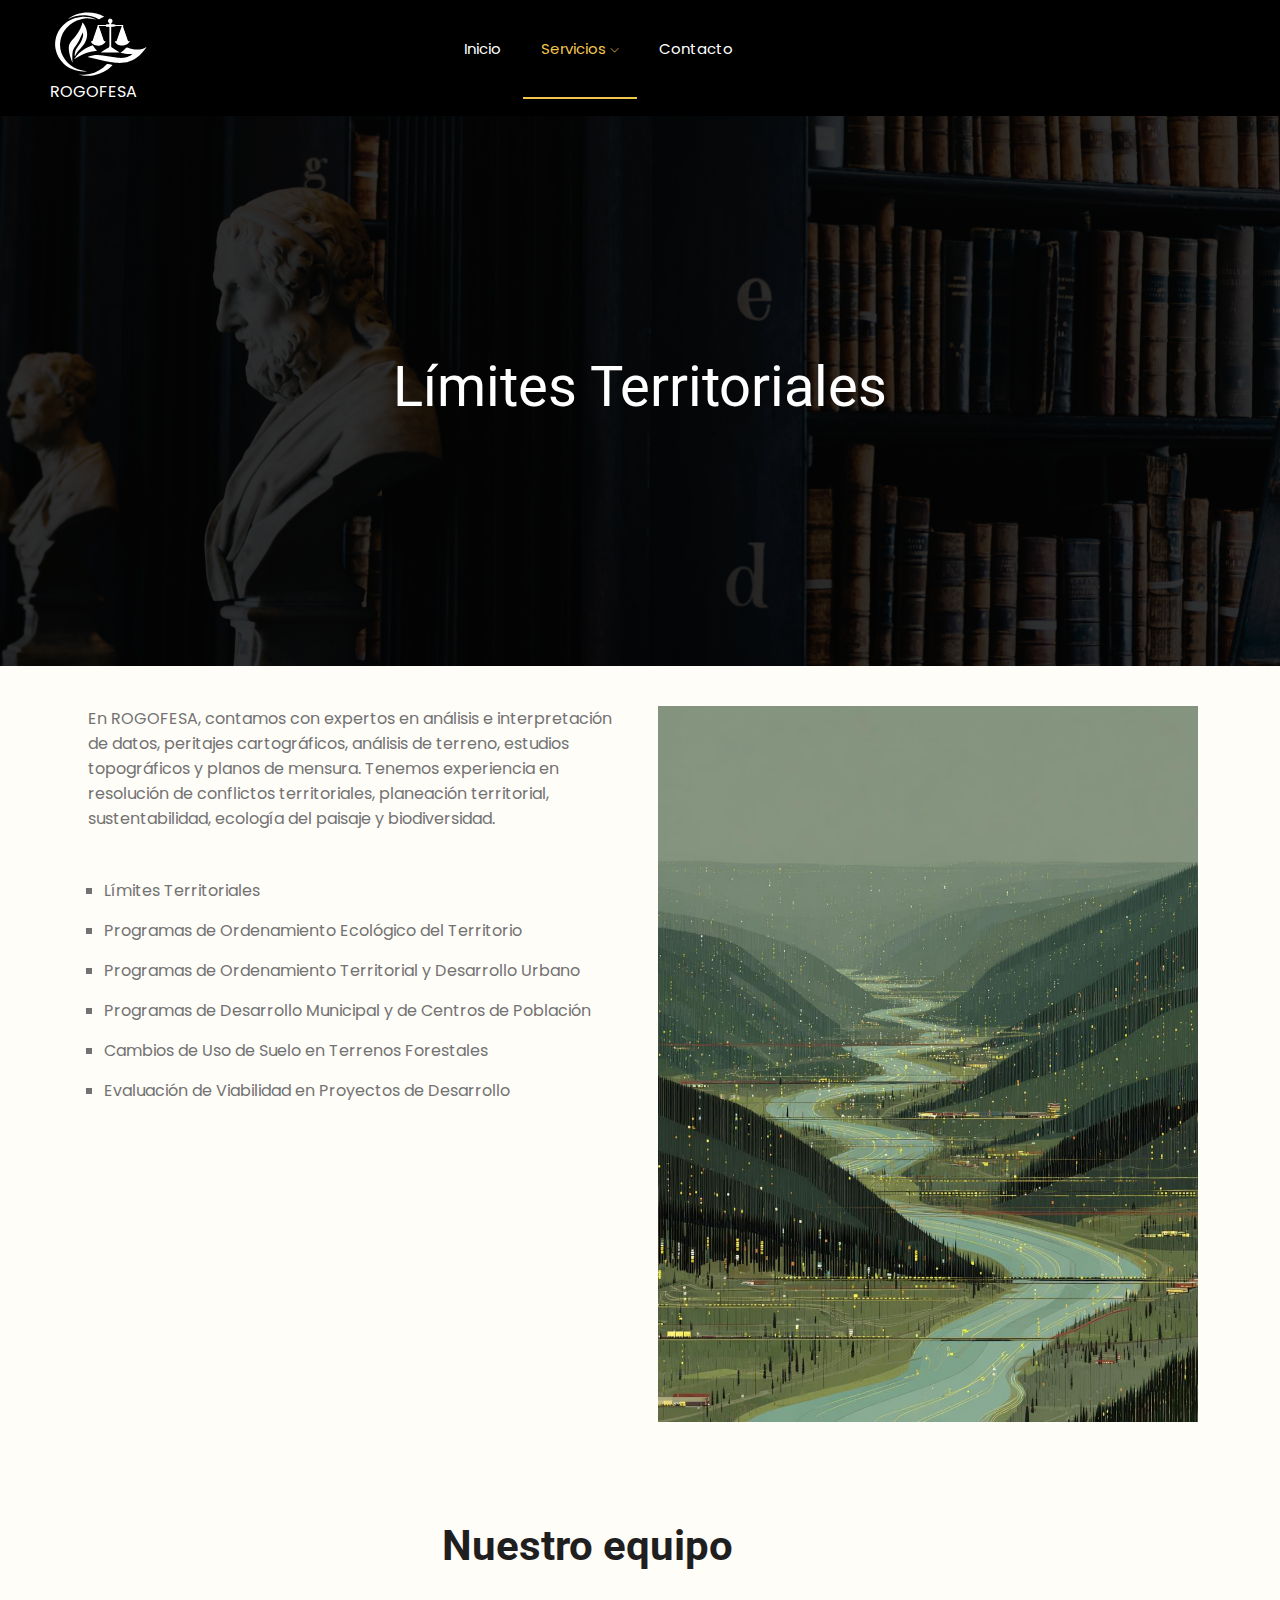
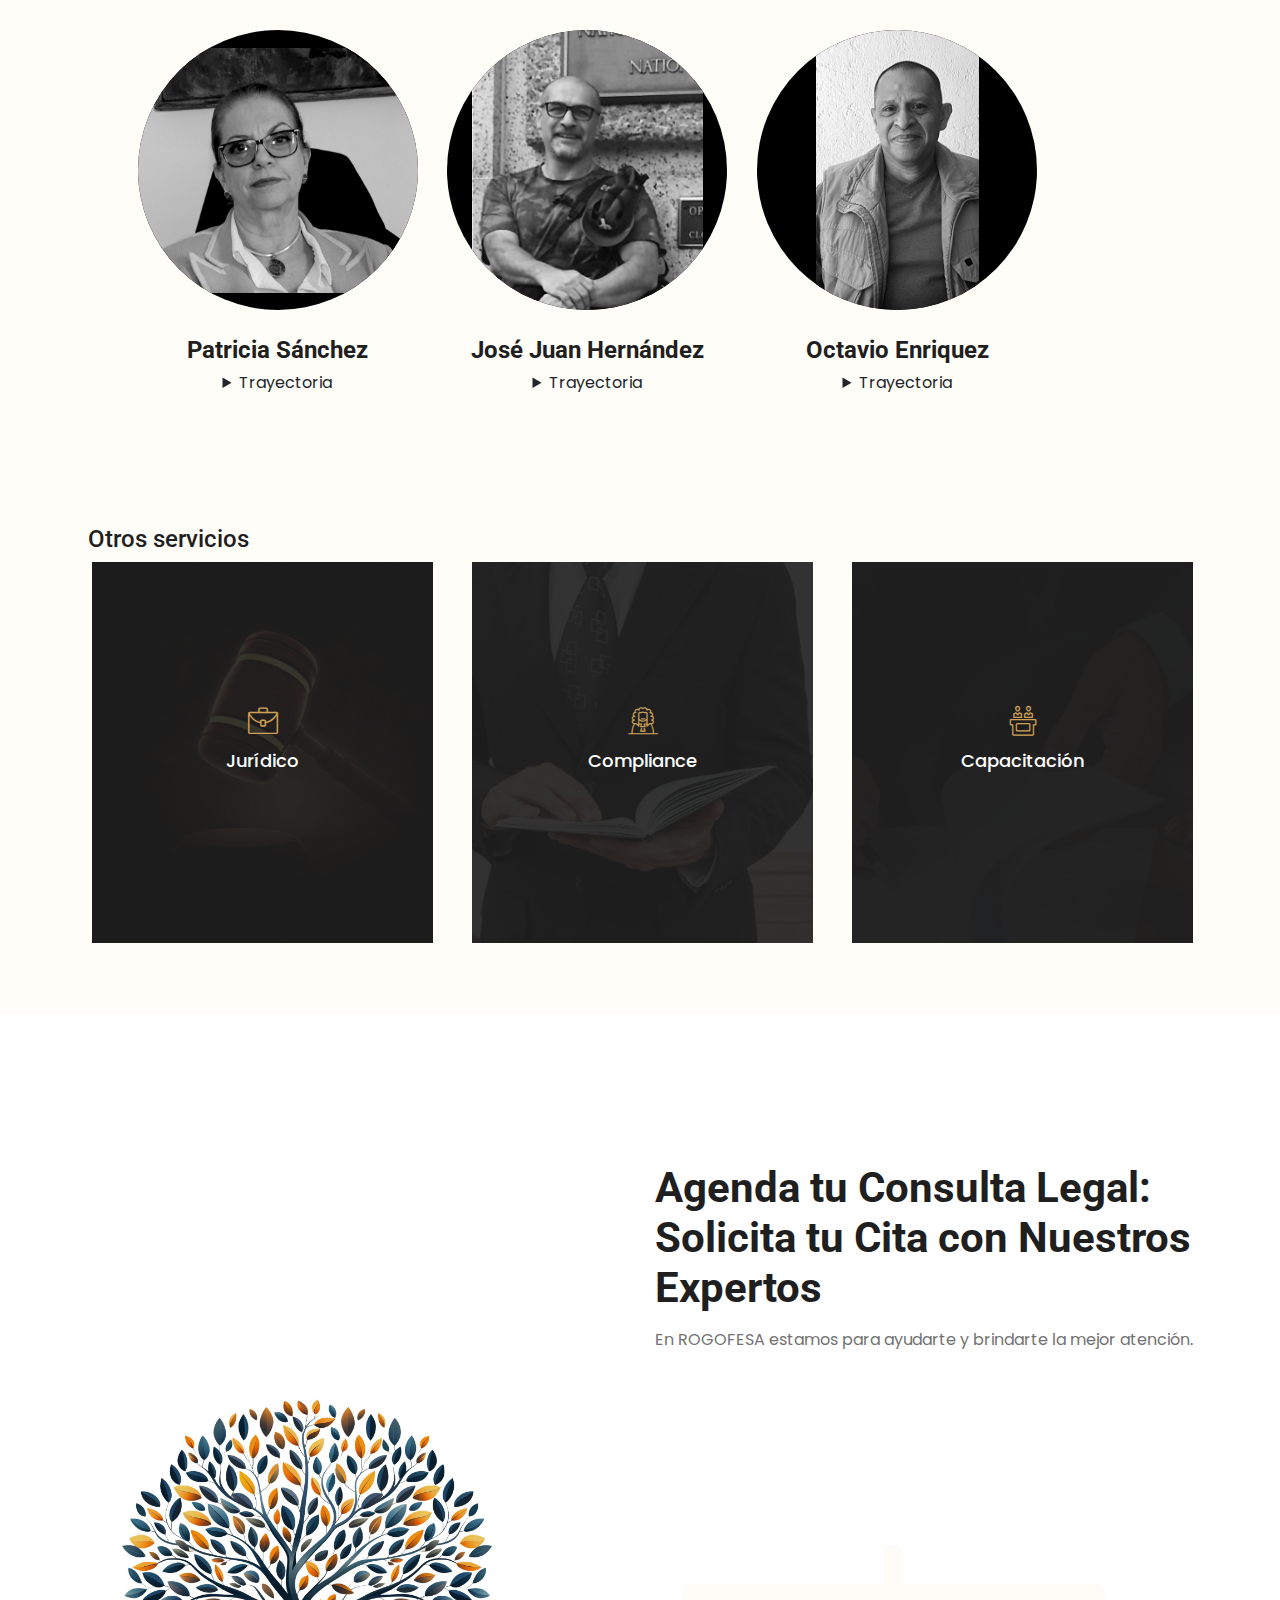
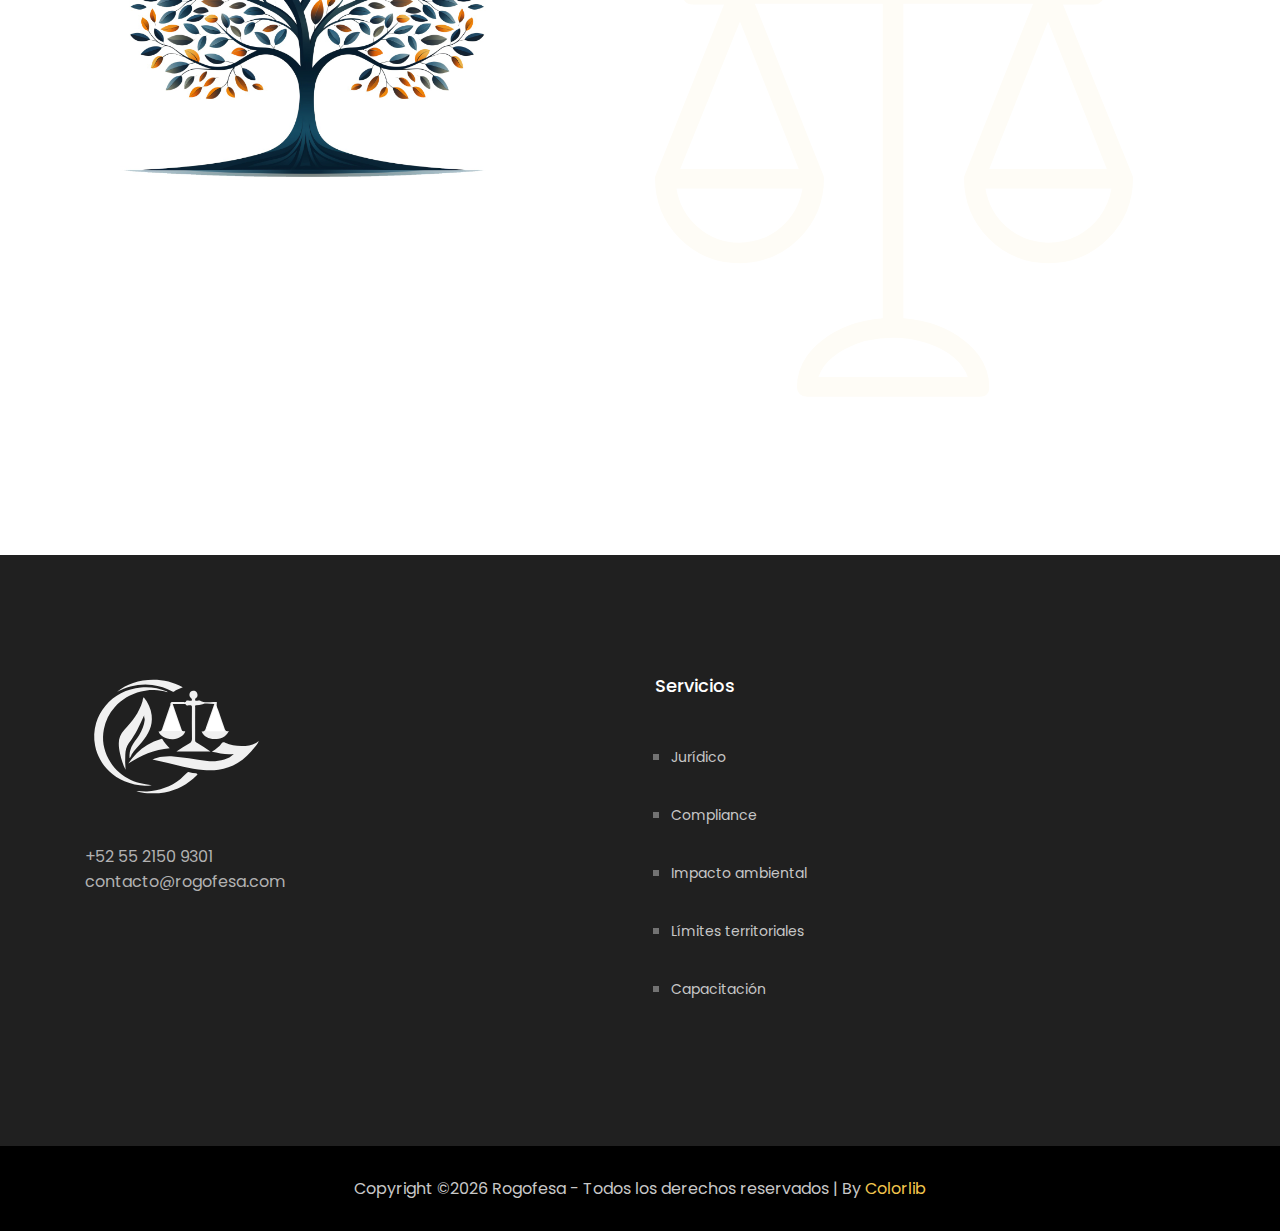
<file: limites_territoriales.html>
<!doctype html>
<html class="no-js" lang="es">

<head>
    <meta charset="utf-8">
    <meta http-equiv="x-ua-compatible" content="ie=edge">
    <title>Rogofesa - Límites Territoriales</title>
    <meta name="description" content="Consultores Técnico y Jurídico Ambientales en hidrocarburos">
    <meta name="viewport" content="width=device-width, initial-scale=1">
    <meta name="keywords" content="consultoría, técnico, jurídico, ambiental, hidrocarburos, México">
    <meta name="author" content="ROGOFESA">
    <link rel="apple-touch-icon" sizes="180x180" href="/apple-touch-icon.png">
    <link rel="icon" type="image/png" sizes="32x32" href="/favicon-32x32.png">
    <link rel="icon" type="image/png" sizes="16x16" href="/favicon-16x16.png">
    <link rel="manifest" href="/site.webmanifest">
    <link rel="mask-icon" href="/safari-pinned-tab.svg" color="#999999">
    <meta name="msapplication-TileColor" content="#000">
    <meta name="theme-color" content="#ffffff">
    <!-- CSS here -->
    <link rel="stylesheet" href="css/bootstrap.min.css">
    <link rel="stylesheet" href="css/owl.carousel.min.css">
    <link rel="stylesheet" href="css/magnific-popup.css">
    <link rel="stylesheet" href="css/font-awesome.min.css">
    <link rel="stylesheet" href="css/themify-icons.css">
    <link rel="stylesheet" href="css/nice-select.css">
    <link rel="stylesheet" href="css/flaticon.css">
    <link rel="stylesheet" href="css/flaticon.css">
    <link rel="stylesheet" href="css/gijgo.css">
    <link rel="stylesheet" href="css/slicknav.css">
    <link rel="stylesheet" href="css/style.css">
    <link rel="stylesheet" href="css/custom.css">
    <!-- <link rel="stylesheet" href="css/responsive.css"> -->
</head>

<body id="rogofesa-site" class="rogofesa_servicios servicio_limites_territoriales">
    <!--[if lte IE 9]>
            <p class="browserupgrade">You are using an <strong>outdated</strong> browser. Please <a href="https://browsehappy.com/">upgrade your browser</a> to improve your experience and security.</p>
        <![endif]-->
    <!-- header-start -->
    <header>
        <div class="header-area">
            <div id="sticky-header" class="main-header-area">
                <div class="container-fluid p-0">
                    <div class="row align-items-center justify-content-between no-gutters">
                        <div class="col-xl-2 col-lg-2">
                            <div class="logo-img">
                                <a href="index.html">
                                    <img src="img/rogofesa/rogofesa-white.svg" alt="ROGOFESA">
                                    <span>ROGOFESA</span>
                                </a>
                            </div>
                        </div>
                        <div class="col-xl-7 col-lg-8">
                            <div class="main-menu  d-none d-lg-block">
                                <nav>
                                    <ul id="navigation">
                                        <li><a href="index.html">Inicio</a></li>
                                        <li><a class="active" href="servicios.html">Servicios <i class="ti-angle-down"></i></a>
                                            <ul class="submenu">
                                                <li><a href="juridico.html">Jurídico</a></li>
                                                <li><a href="compliance.html">Compliance</a></li>
                                                <li><a href="medio_ambiente.html">Impacto ambiental</a></li>
                                                <li><a class="active" href="limites_territoriales.html">Límites territoriales</a></li>
                                                <li><a href="capacitacion.html">Capacitación</a></li>
                                            </ul>
                                        </li>
                                        <li><a href="contacto.html">Contacto</a></li>
                                    </ul>
                                </nav>
                            </div>
                        </div>
                        <div class="col-xl-3 col-lg-2 d-none d-lg-block">
                            <div class="social_media_links">
                                <ul>
                                    <li><a href="#"> <i class="fa fa-facebook"></i> </a></li>
                                    <li><a href="#"> <i class="fa fa-twitter"></i> </a></li>
                                    <li><a href="#"> <i class="fa fa-instagram"></i> </a></li>
                                </ul>
                            </div>
                        </div>
                        <div class="col-12">
                            <div class="mobile_menu d-block d-lg-none"></div>
                        </div>
                    </div>
                </div>
            </div>
        </div>
    </header>
    <!-- header-end -->
    <!-- bradcam_area_start  -->
    <div class="bradcam_area">
        <div class="bradcam_inner bradcam_bg d-flex align-items-center">
            <div class="container">
                <div class="row">
                    <div class="col-xl-12">
                        <div class="bradcam_text text-center">
                            <h3>Límites Territoriales</h3>
                        </div>
                    </div>
                </div>
            </div>
        </div>
    </div>
    <!-- bradcam_area_end  -->
    <!-- practice_area_start -->
    <div class="practice_area practice_area2">
        <div class="container">
            <div class="row mb-60">
                <div class="col-xs-12 col-md-6 col-lg-6">
                    <p>En ROGOFESA, contamos con expertos en análisis e interpretación de datos, peritajes cartográficos, análisis de terreno, estudios topográficos y planos de mensura.
                        Tenemos experiencia en resolución de conflictos territoriales, planeación territorial, sustentabilidad, ecología del paisaje y biodiversidad.
                        </p>
                    <ul class="mt-5">
                                <li>Límites Territoriales</li>
                                <li>Programas de Ordenamiento Ecológico del Territorio</li>
                                <li>Programas de Ordenamiento Territorial y Desarrollo Urbano</li>
                                <li>Programas de Desarrollo Municipal y de Centros de Población</li>
                                <li>Cambios de Uso de Suelo en Terrenos Forestales</li>
                                <li>Evaluación de Viabilidad en Proyectos de Desarrollo
                    </ul>
                </div>
                <div class="col-xs-12 col-md-6 col-lg-6">
                    <span class="img-container">
                        <img src="img/rogofesa/col-image-territorio.jpeg" alt="Img-Juridico">
                    </span>
                </div>
            </div>
            <div class="row mb-60">
                <div class="our_loyers">
                    <div class="container">
                        <div class="col-xl-12">
                            <div class="section_title text-left mb-60">
                                <h3 class="text-center">Nuestro equipo</h3>
                            </div>
                        </div>
                        <div class="row">
                            <div class="col-xl-4 col-md-6 col-lg-4">
                                <div class="single_loyers text-center">
                                    <div class="thumb">
                                        <img src="img/rogofesa/abogado1.JPG" alt="">
                                    </div>
                                    <h3>Patricia Sánchez</h3>
                                    <details>
                                        <summary>Trayectoria</summary>
                                        <p class="text-left">
                                            Licenciada en Biología <br />
                                            Con Diplomados en Contaminación Ambiental y Ecología. (UNAM) y en Gestión y política Ambiental. (INAP), restauración ecológica del bosque de niebla (PRONATURA/ US Wildlife Services).
                                            Miembro de la Asociación Mexicana de Impacto Ambiental (AMIA)
                                            <br />
                                            Certificación de habilidades laborales DC 3 STPS
                                            <br />
                                            EXPERIENCIA PROFESIONAL <br />
                                            39 años de experiencia en impacto ambiental en el sector energía (CFE - Pemex) en evaluaciones de impacto ambiental de proyectos petroleros, actividades de la Industria de la construcción y de la generación de energía eléctrica. Trámites para la industria relacionados con la Gestión Ambiental </p>
                                        <p class="text-left"><a href="mailto:patricia.sanchez@rogofesa.com">patricia.sanchez@rogofesa.com</a></p>
                                    </details>
                                </div>
                            </div>
                            <div class="col-xl-4 col-md-6 col-lg-4">
                                <div class="single_loyers text-center">
                                    <div class="thumb">
                                        <img src="img/rogofesa/jose-juan-hdz.jpeg" alt="">
                                    </div>
                                    <h3>José Juan Hernández</h3>
                                    <details>
                                        <summary>Trayectoria</summary>
                                        <p class="text-left">Licenciado en Biología <br/>
                                            Maestrante en Biologia Animal (UNAM), asociado de la Cohorte 20 en el Programa de Estudios Avanzados de Desarrollo Sostenible y Medio Ambiente LEAD-México (Colmex), Landscape Leadership Ecoagriculture Partners (SCBI), Diplomado en Restauración de Ecosistemas y Servicios Ambientales, Fundación Internacional para
                                            la Restauración de Ecosistemas (FIRE) e Instituto Nacional de Ecología AC (INECOL)
                                            Profesional con experiencia en temas de impacto ambiental en ecosistemas terrestres, recursos naturales 
                                            y usos del territorio. Con conocimientos de negociación entre organizaciones sociales y étnicas, grupos privados y niveles de gobierno para consensuar y minimizar los conflictos sobre el uso del territorio y sus recursos naturales. Consultor en materia de impacto ambiental y evaluación en el cambio de uso de suelo, consultor cenior en
                                            materia de cambio climático y descarbonización.
                                            </p>
                                        <p class="text-left"><a href="mailto:jjuanhchavez@gmail.com">jjuanhchavez@gmail.com</a></p>
                                    </details>
                                </div>
                            </div>
                            <div class="col-xl-4 col-md-6 col-lg-4">
                                <div class="single_loyers text-center">
                                    <div class="thumb">
                                        <img src="img/rogofesa/octavio-enriquez.jpeg" alt="">
                                    </div>
                                    <h3>Octavio Enriquez</h3>
                                    <details>
                                        <summary>Trayectoria</summary>
                                        <p class="text-left">Economista consultor en materia de Ordenamiento Ecológico, Impacto Ambiental y Sistemas de Información Geográfica con expertise en Sistemas de Información Geográfica (ArcGis y QGis). Conocimiento en la evaluación de Proyectos de Inversión y de desarrollo en materia de Ordenamiento Ecológico, resolución de conflictos y análisis cartográfico. Profesional experto en emisión de opiniones técnicas para procesos de ordenamiento y conformacion de sistemas de información geográfica. </p>
                                        <p class="text-left"><a href="mailto:octavioej71@gmail.com">octavioej71@gmail.com</a></p>
                                    </details>
                                </div>
                            </div>
                        </div>
                    </div>
                </div>
            </div>
            <div class="row mt-5">
                <div class="col-md-12">
                    <h3 class="text-left">Otros servicios</h3>
                </div>
                <div class="col-xl-4 col-md-4">
                    <div class="single_practice">
                        <div class="practice_image">
                            <img src="img/practice/1.png" alt="">
                        </div>
                        <div class="practice_hover text-center">
                            <div class="hover_inner">
                                <i class="flaticon-case"></i>
                                <h3>Jurídico</h3>
                                <a href="juridico.html" class="lern_more">Ver más</a>
                            </div>
                        </div>
                    </div>
                </div>
                <div class="col-xl-4 col-md-4">
                    <div class="single_practice">
                        <div class="practice_image">
                            <img src="img/practice/3.png" alt="">
                        </div>
                        <div class="practice_hover text-center">
                            <div class="hover_inner">
                                <i class="flaticon-judge"></i>
                                <h3>Compliance</h3>
                                <a href="compliance.html" class="lern_more">Ver más</a>
                            </div>
                        </div>
                    </div>
                </div>
                <div class="col-xl-4 col-md-4">
                    <div class="single_practice">
                        <div class="practice_image">
                            <img src="img/practice/4.png" alt="">
                        </div>
                        <div class="practice_hover text-center">
                            <div class="hover_inner">
                                <i class="flaticon-jury"></i>
                                <h3>Capacitación</h3>
                                <a href="capacitacion.html" class="lern_more">Ver más</a>
                            </div>
                        </div>
                    </div>
                </div>
            </div>
        </div>
    </div>
    <!-- practice_area_end -->
    <div class="appointment_area">
        <div class="container">
            <div class="row align-items-center">
                <div class="col-xl-5 col-md-6 col-lg-6">
                    <div class="appiontment_thumb d-none d-lg-block">
                        <img src="img/rogofesa/contact_tree.jpg" alt="">
                    </div>
                </div>
                <div class="col-xl-6 offset-xl-1 col-md-6 col-md-12 col-lg-6">
                    <div class="appointment_info">
                        <div class="opacity_icon d-none d-lg-block">
                            <i class="flaticon-balance"></i>
                        </div>
                        <h3>Agenda tu Consulta Legal: Solicita tu Cita con Nuestros Expertos</h3>
                        <p>En ROGOFESA estamos para ayudarte y brindarte la mejor atención.</p>
            <iframe data-tally-src="https://tally.so/embed/mR4jlp?alignLeft=1&hideTitle=1&transparentBackground=1&dynamicHeight=1" loading="lazy" width="100%" height="600" frameborder="0" marginheight="0" marginwidth="0" title="null"></iframe><script>var d=document,w="https://tally.so/widgets/embed.js",v=function(){"undefined"!=typeof Tally?Tally.loadEmbeds():d.querySelectorAll("iframe[data-tally-src]:not([src])").forEach((function(e){e.src=e.dataset.tallySrc}))};if("undefined"!=typeof Tally)v();else if(d.querySelector('script[src="'+w+'"]')==null){var s=d.createElement("script");s.src=w,s.onload=v,s.onerror=v,d.body.appendChild(s);}</script>
                    </div>
                </div>
            </div>
        </div>
    </div>
    <!-- footer_start -->
    <footer class="footer">
        <div class="footer_top">
            <div class="container">
                <div class="row">
                    <div class="col-xl-6 col-md-6 col-lg-6">
                        <div class="footer_widget">
                            <div class="footer_logo">
                                <a href="/">
                                    <img src="img/rogofesa/rogofesa-f0.svg" alt="rogofesa-logo">
                                </a>
                            </div>
                            <p class="footer_text">
                                <a class="domain" href="tel:+52 5521509301">+52 55 2150 9301</a><br>
                                <a class="domain" href="mailto:contacto@rogofesa.com">contacto@rogofesa.com</a></p>
                            <div class="socail_links">
                                <ul>
                                    <li>
                                        <a href="#">
                                            <i class="fa fa-facebook"></i>
                                        </a>
                                    </li>
                                    <li>
                                        <a href="#">
                                            <i class="fa fa-twitter"></i>
                                        </a>
                                    </li>
                                    <li>
                                        <a href="#">
                                            <i class="fa fa-instagram"></i>
                                        </a>
                                    </li>
                                </ul>
                            </div>
                        </div>
                    </div>
                    <div class="col-xl-3 col-md-6 col-lg-3">
                        <div class="footer_widget">
                            <h3 class="footer_title">
                                Servicios
                            </h3>
                            <ul>
                                <li><a href="juridico.html">Jurídico</a></li>
                                <li><a href="compliance.html">Compliance</a></li>
                                <li><a href="medio_ambiente.html">Impacto ambiental</a></li>
                                <li><a href="limites_territoriales.html">Límites territoriales</a></li>
                                <li><a href="capacitacion.html">Capacitación</a></li>
                            </ul>
                        </div>
                    </div>
                    <!--<div class="col-xl-3 col-md-6 col-lg-3">
                        <div class="footer_widget">
                            <h3 class="footer_title">
                                Nosotros
                            </h3>
                            <ul>
                                <li><a href="terminos-y-condiciones.html">Términos y condiciones</a></li>
                                <li><a href="política-de-privacidad.html">Política de privacidad</a></li>
                                <li><a href="contacto.html"> Contacto</a></li>
                            </ul>
                        </div>
                    </div>-->
                    <!--<div class="col-xl-4 col-md-6 col-lg-4">
                        <div class="footer_widget">
                            <h3 class="footer_title">
                                    Subscribe
                            </h3>
                            <form action="#" class="newsletter_form">
                                <input type="text" placeholder="Enter your mail">
                                <button type="submit">Sign Up</button>
                            </form>
                            <p class="newsletter_text">Subscribe newsletter to get updates</p>
                        </div>
                    </div>-->
                </div>
            </div>
        </div>
        <div class="copy-right_text">
            <div class="container">
                <div class="footer_border"></div>
                <div class="row">
                    <div class="col-xl-12">
                        <p class="copy_right text-center">
                            <!-- Link back to Colorlib can't be removed. Template is licensed under CC BY 3.0. -->
                            Copyright &copy;<script>
                            document.write(new Date().getFullYear());
                            </script> Rogofesa - Todos los derechos reservados | By <a href="https://colorlib.com" target="_blank">Colorlib</a>
                            <!-- Link back to Colorlib can't be removed. Template is licensed under CC BY 3.0. -->
                        </p>
                    </div>
                </div>
            </div>
        </div>
    </footer>
    <!-- footer_end -->
    <!-- JS here -->
    <script src="js/vendor/modernizr-3.5.0.min.js"></script>
    <script src="js/vendor/jquery-1.12.4.min.js"></script>
    <script src="js/popper.min.js"></script>
    <script src="js/bootstrap.min.js"></script>
    <script src="js/owl.carousel.min.js"></script>
    <script src="js/isotope.pkgd.min.js"></script>
    <script src="js/ajax-form.js"></script>
    <script src="js/waypoints.min.js"></script>
    <script src="js/jquery.counterup.min.js"></script>
    <script src="js/imagesloaded.pkgd.min.js"></script>
    <script src="js/scrollIt.js"></script>
    <script src="js/jquery.scrollUp.min.js"></script>
    <script src="js/wow.min.js"></script>
    <script src="js/nice-select.min.js"></script>
    <script src="js/gijgo.min.js"></script>
    <script src="js/jquery.slicknav.min.js"></script>
    <script src="js/jquery.magnific-popup.min.js"></script>
    <script src="js/plugins.js"></script>
    <!--contact js-->
    <script src="js/contact.js"></script>
    <script src="js/jquery.ajaxchimp.min.js"></script>
    <script src="js/jquery.form.js"></script>
    <script src="js/jquery.validate.min.js"></script>
    <script src="js/mail-script.js"></script>
    <script src="js/main.js"></script>
    <script>
    $('#datepicker').datepicker({
        iconsLibrary: 'fontawesome',
        // disableDaysOfWeek: [0, 0],
        //     icons: {
        //      rightIcon: '<span class="fa fa-caret-down"></span>'
        //  }
    });
    $('#datepicker2').datepicker({
        iconsLibrary: 'fontawesome',
        icons: {
            rightIcon: '<span class="fa fa-caret-down"></span>'
        }

    });
    var timepicker = $('#timepicker').timepicker({
        format: 'HH.MM'
    });
    </script>
</body>

</html>
</file>
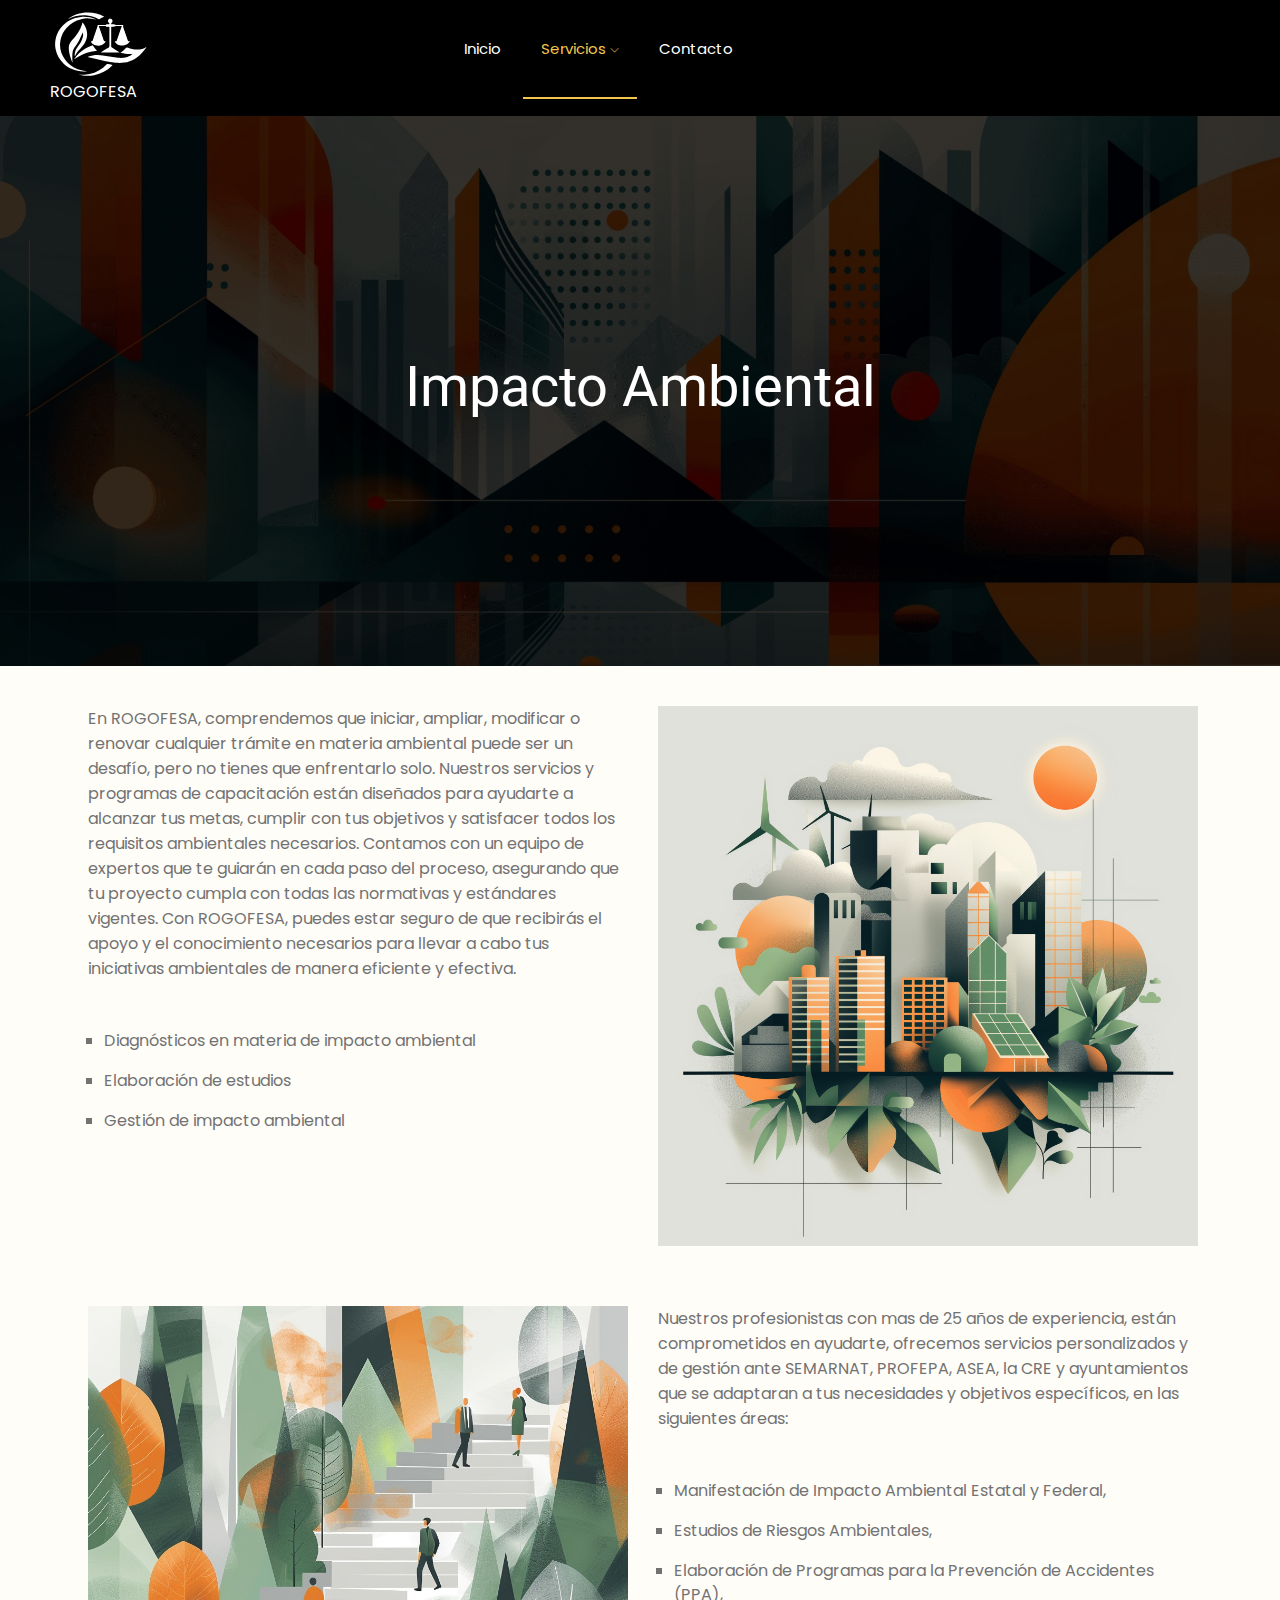
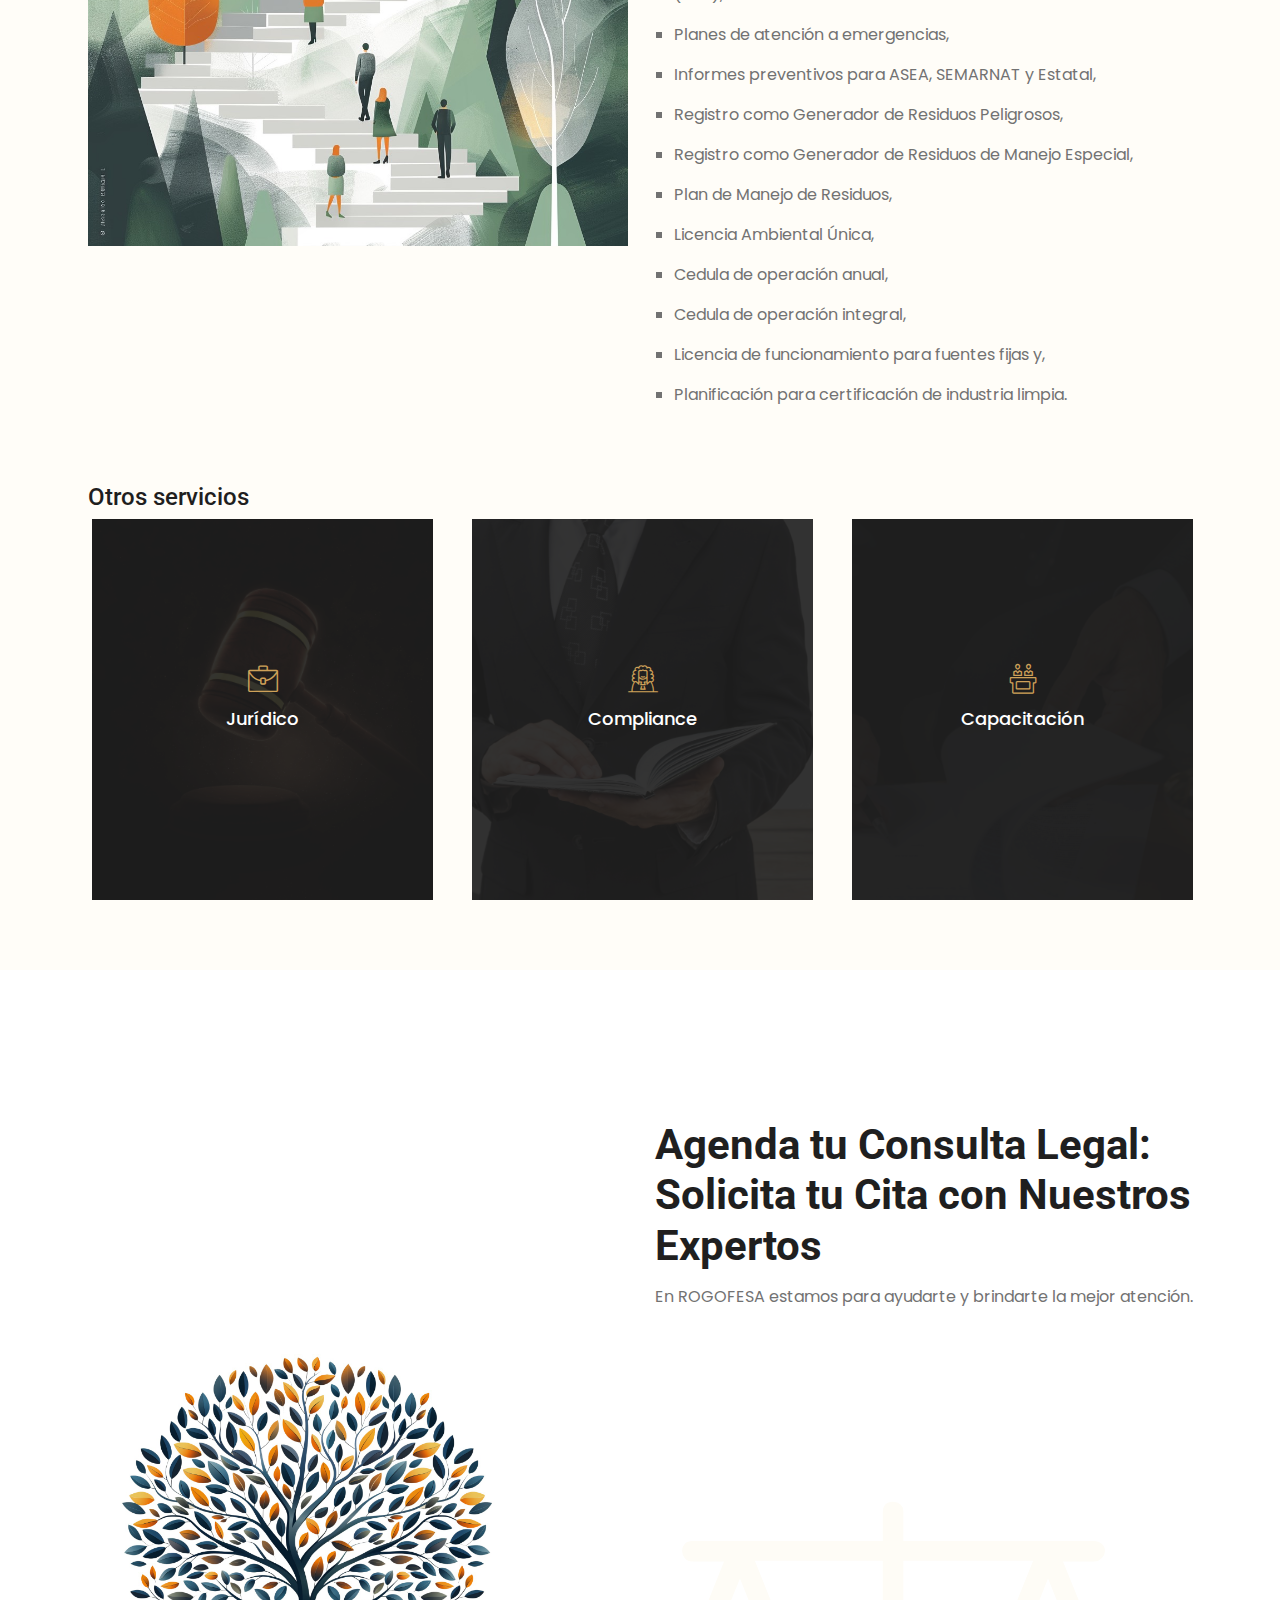
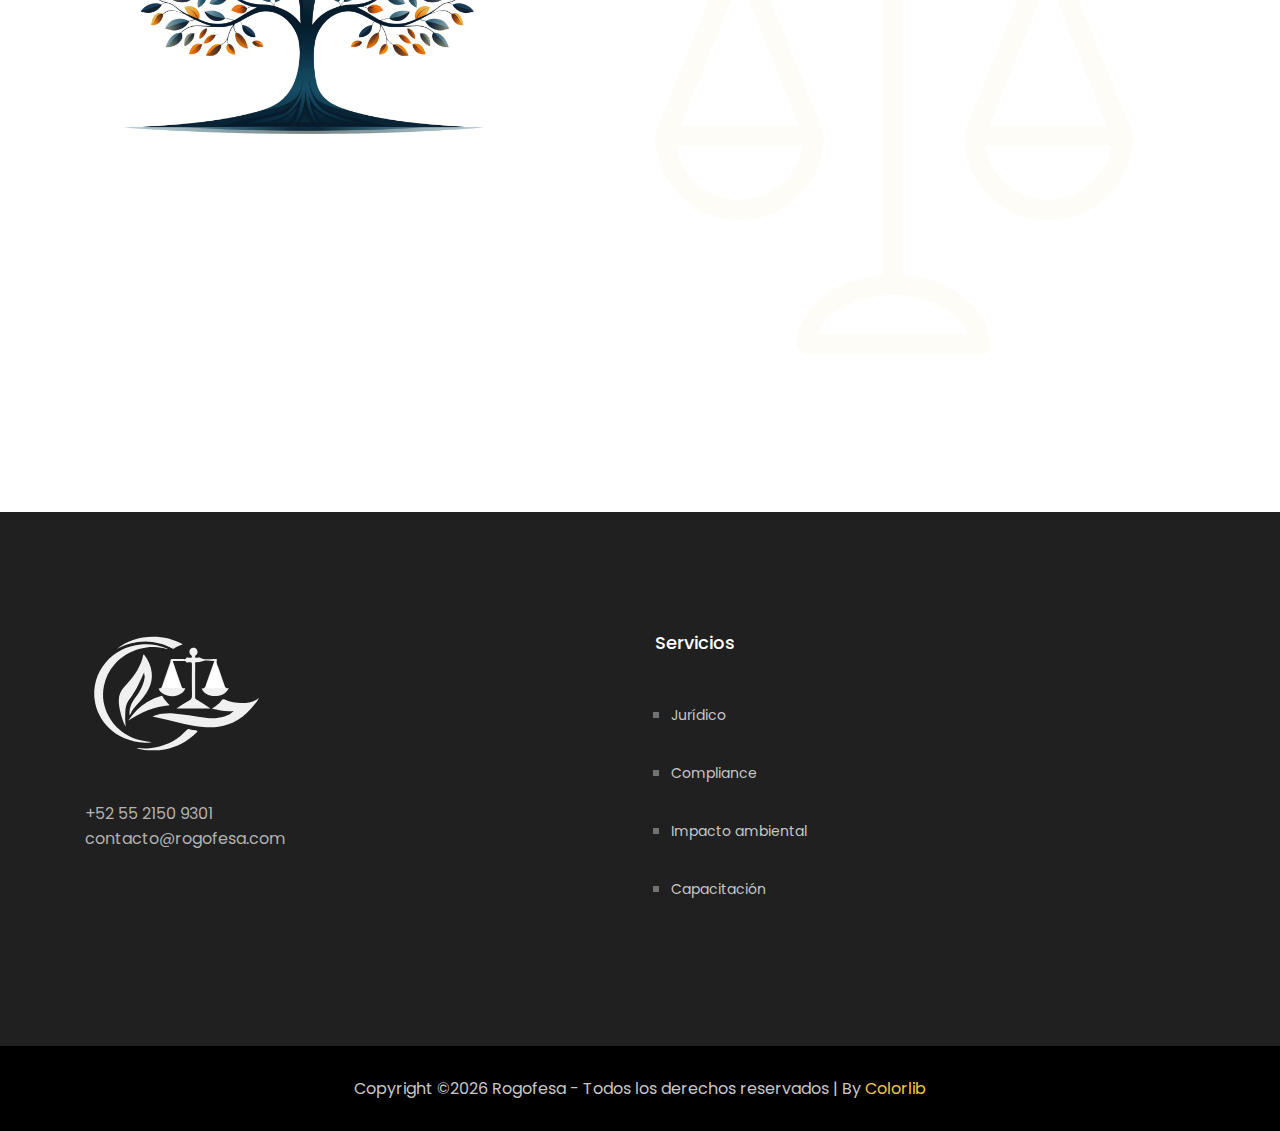
<file: medio_ambiente.html>
<!doctype html>
<html class="no-js" lang="es">

<head>
    <meta charset="utf-8">
    <meta http-equiv="x-ua-compatible" content="ie=edge">
    <title>Rogofesa - Medio Ambiente</title>
    <meta name="description" content="Consultores Técnico y Jurídico Ambientales en hidrocarburos">
    <meta name="viewport" content="width=device-width, initial-scale=1">
    <meta name="keywords" content="consultoría, técnico, jurídico, ambiental, hidrocarburos, México">
    <meta name="author" content="ROGOFESA">
    <link rel="apple-touch-icon" sizes="180x180" href="/apple-touch-icon.png">
    <link rel="icon" type="image/png" sizes="32x32" href="/favicon-32x32.png">
    <link rel="icon" type="image/png" sizes="16x16" href="/favicon-16x16.png">
    <link rel="manifest" href="/site.webmanifest">
    <link rel="mask-icon" href="/safari-pinned-tab.svg" color="#999999">
    <meta name="msapplication-TileColor" content="#000">
    <meta name="theme-color" content="#ffffff">
    <!-- CSS here -->
    <link rel="stylesheet" href="css/bootstrap.min.css">
    <link rel="stylesheet" href="css/owl.carousel.min.css">
    <link rel="stylesheet" href="css/magnific-popup.css">
    <link rel="stylesheet" href="css/font-awesome.min.css">
    <link rel="stylesheet" href="css/themify-icons.css">
    <link rel="stylesheet" href="css/nice-select.css">
    <link rel="stylesheet" href="css/flaticon.css">
    <link rel="stylesheet" href="css/flaticon.css">
    <link rel="stylesheet" href="css/gijgo.css">
    <link rel="stylesheet" href="css/slicknav.css">
    <link rel="stylesheet" href="css/style.css">
    <link rel="stylesheet" href="css/custom.css">
    <!-- <link rel="stylesheet" href="css/responsive.css"> -->
</head>

<body id="rogofesa-site" class="rogofesa_servicios servicio_medio_ambiente">
    <!--[if lte IE 9]>
            <p class="browserupgrade">You are using an <strong>outdated</strong> browser. Please <a href="https://browsehappy.com/">upgrade your browser</a> to improve your experience and security.</p>
        <![endif]-->
    <!-- header-start -->
    <header>
        <div class="header-area">
            <div id="sticky-header" class="main-header-area">
                <div class="container-fluid p-0">
                    <div class="row align-items-center justify-content-between no-gutters">
                        <div class="col-xl-2 col-lg-2">
                            <div class="logo-img">
                                <a href="index.html">
                                    <img src="img/rogofesa/rogofesa-white.svg" alt="ROGOFESA">
                                    <span>ROGOFESA</span>
                                </a>
                            </div>
                        </div>
                        <div class="col-xl-7 col-lg-8">
                            <div class="main-menu  d-none d-lg-block">
                                <nav>
                                    <ul id="navigation">
                                        <li><a href="index.html">Inicio</a></li>
                                        <li><a class="active" href="servicios.html">Servicios <i class="ti-angle-down"></i></a>
                                            <ul class="submenu">
                                                <li><a href="juridico.html">Jurídico</a></li>
                                                <li><a href="compliance.html">Compliance</a></li>
                                                <li><a class="active" href="medio_ambiente.html">Impacto ambiental</a></li>
                                                <li><a href="capacitacion.html">Capacitación</a></li>
                                            </ul>
                                        </li>
                                        <li><a href="contacto.html">Contacto</a></li>
                                    </ul>
                                </nav>
                            </div>
                        </div>
                        <div class="col-xl-3 col-lg-2 d-none d-lg-block">
                            <div class="social_media_links">
                                <ul>
                                    <li><a href="#"> <i class="fa fa-facebook"></i> </a></li>
                                    <li><a href="#"> <i class="fa fa-twitter"></i> </a></li>
                                    <li><a href="#"> <i class="fa fa-instagram"></i> </a></li>
                                </ul>
                            </div>
                        </div>
                        <div class="col-12">
                            <div class="mobile_menu d-block d-lg-none"></div>
                        </div>
                    </div>
                </div>
            </div>
        </div>
    </header>
    <!-- header-end -->
    <!-- bradcam_area_start  -->
    <div class="bradcam_area">
        <div class="bradcam_inner bradcam_bg d-flex align-items-center">
            <div class="container">
                <div class="row">
                    <div class="col-xl-12">
                        <div class="bradcam_text text-center">
                            <h3>Impacto Ambiental</h3>
                        </div>
                    </div>
                </div>
            </div>
        </div>
    </div>
    <!-- bradcam_area_end  -->
    <!-- practice_area_start -->
    <div class="practice_area practice_area2">
        <div class="container">
            <div class="row mb-60">
                <div class="col-xs-12 col-md-6 col-lg-6">
                    <p>En ROGOFESA, comprendemos que iniciar, ampliar, modificar o renovar cualquier trámite en materia ambiental puede ser un desafío, pero no tienes que enfrentarlo solo. Nuestros servicios y programas de capacitación están diseñados para ayudarte a alcanzar tus metas, cumplir con tus objetivos y satisfacer todos los requisitos ambientales necesarios. Contamos con un equipo de expertos que te guiarán en cada paso del proceso, asegurando que tu proyecto cumpla con todas las normativas y estándares vigentes. Con ROGOFESA, puedes estar seguro de que recibirás el apoyo y el conocimiento necesarios para llevar a cabo tus iniciativas ambientales de manera eficiente y efectiva.</p>
                    <ul class="mt-5">
                                <li>Diagnósticos en materia de impacto ambiental </li>
                                <li>Elaboración de estudios </li>
                                <li>Gestión de impacto ambiental </li>
                    </ul>
                </div>
                <div class="col-xs-12 col-md-6 col-lg-6">
                    <span class="img-container">
                        <img src="img/rogofesa/asideimg-e.jpeg" alt="Img-Juridico">
                    </span>
                </div>
            </div>
            <div class="row mb-60">
                <div class="col-xs-12 col-md-6 col-lg-6">
                    <span class="img-container">
                        <img src="img/rogofesa/asideimg-l.jpeg" alt="Img-Juridico">
                    </span>
                </div>
                <div class="col-xs-12 col-md-6 col-lg-6">
                    <p>Nuestros profesionistas con mas de 25 años de experiencia, están comprometidos en ayudarte, ofrecemos servicios personalizados y de gestión ante SEMARNAT, PROFEPA, ASEA, la CRE y ayuntamientos que se adaptaran a tus necesidades y objetivos específicos, en las siguientes áreas:</p>
                    <ul class="mt-5">
                        <li>Manifestación de Impacto Ambiental Estatal y Federal,</li>
                        <li>Estudios de Riesgos Ambientales,</li>
                        <li>Elaboración de Programas para la Prevención de Accidentes (PPA),</li>
                        <li>Planes de atención a emergencias,</li>
                        <li>Informes preventivos para ASEA, SEMARNAT y Estatal,</li>
                        <li>Registro como Generador de Residuos Peligrosos,</li>
                        <li>Registro como Generador de Residuos de Manejo Especial,</li>
                        <li>Plan de Manejo de Residuos,</li>
                        <li>Licencia Ambiental Única,</li>
                        <li>Cedula de operación anual,</li>
                        <li>Cedula de operación integral,</li>
                        <li>Licencia de funcionamiento para fuentes fijas y,</li>
                        <li>Planificación para certificación de industria limpia.</li>
                    </ul>
                </div>
            </div>
            <div class="row mt-5">
                <div class="col-md-12">
                    <h3 class="text-left">Otros servicios</h3>
                </div>
                <div class="col-xl-4 col-md-4">
                    <div class="single_practice">
                        <div class="practice_image">
                            <img src="img/practice/1.png" alt="">
                        </div>
                        <div class="practice_hover text-center">
                            <div class="hover_inner">
                                <i class="flaticon-case"></i>
                                <h3>Jurídico</h3>
                                <a href="juridico.html" class="lern_more">Ver más</a>
                            </div>
                        </div>
                    </div>
                </div>
                <div class="col-xl-4 col-md-4">
                    <div class="single_practice">
                        <div class="practice_image">
                            <img src="img/practice/3.png" alt="">
                        </div>
                        <div class="practice_hover text-center">
                            <div class="hover_inner">
                                <i class="flaticon-judge"></i>
                                <h3>Compliance</h3>
                                <a href="compliance.html" class="lern_more">Ver más</a>
                            </div>
                        </div>
                    </div>
                </div>
                <div class="col-xl-4 col-md-4">
                    <div class="single_practice">
                        <div class="practice_image">
                            <img src="img/practice/4.png" alt="">
                        </div>
                        <div class="practice_hover text-center">
                            <div class="hover_inner">
                                <i class="flaticon-jury"></i>
                                <h3>Capacitación</h3>
                                <a href="capacitacion.html" class="lern_more">Ver más</a>
                            </div>
                        </div>
                    </div>
                </div>
            </div>
        </div>
    </div>
    <!-- practice_area_end -->
    <div class="appointment_area">
        <div class="container">
            <div class="row align-items-center">
                <div class="col-xl-5 col-md-6 col-lg-6">
                    <div class="appiontment_thumb d-none d-lg-block">
                        <img src="img/rogofesa/contact_tree.jpg" alt="">
                    </div>
                </div>
                <div class="col-xl-6 offset-xl-1 col-md-6 col-md-12 col-lg-6">
                    <div class="appointment_info">
                        <div class="opacity_icon d-none d-lg-block">
                            <i class="flaticon-balance"></i>
                        </div>
                        <h3>Agenda tu Consulta Legal: Solicita tu Cita con Nuestros Expertos</h3>
                        <p>En ROGOFESA estamos para ayudarte y brindarte la mejor atención.</p>
            <iframe data-tally-src="https://tally.so/embed/mR4jlp?alignLeft=1&hideTitle=1&transparentBackground=1&dynamicHeight=1" loading="lazy" width="100%" height="600" frameborder="0" marginheight="0" marginwidth="0" title="null"></iframe><script>var d=document,w="https://tally.so/widgets/embed.js",v=function(){"undefined"!=typeof Tally?Tally.loadEmbeds():d.querySelectorAll("iframe[data-tally-src]:not([src])").forEach((function(e){e.src=e.dataset.tallySrc}))};if("undefined"!=typeof Tally)v();else if(d.querySelector('script[src="'+w+'"]')==null){var s=d.createElement("script");s.src=w,s.onload=v,s.onerror=v,d.body.appendChild(s);}</script>
                    </div>
                </div>
            </div>
        </div>
    </div>
    <!-- footer_start -->
    <footer class="footer">
        <div class="footer_top">
            <div class="container">
                <div class="row">
                    <div class="col-xl-6 col-md-6 col-lg-6">
                        <div class="footer_widget">
                            <div class="footer_logo">
                                <a href="/">
                                    <img src="img/rogofesa/rogofesa-f0.svg" alt="rogofesa-logo">
                                </a>
                            </div>
                            <p class="footer_text">
                                <a class="domain" href="tel:+52 5521509301">+52 55 2150 9301</a><br>
                                <a class="domain" href="mailto:contacto@rogofesa.com">contacto@rogofesa.com</a></p>
                            <div class="socail_links">
                                <ul>
                                    <li>
                                        <a href="#">
                                            <i class="fa fa-facebook"></i>
                                        </a>
                                    </li>
                                    <li>
                                        <a href="#">
                                            <i class="fa fa-twitter"></i>
                                        </a>
                                    </li>
                                    <li>
                                        <a href="#">
                                            <i class="fa fa-instagram"></i>
                                        </a>
                                    </li>
                                </ul>
                            </div>
                        </div>
                    </div>
                    <div class="col-xl-3 col-md-6 col-lg-3">
                        <div class="footer_widget">
                            <h3 class="footer_title">
                                Servicios
                            </h3>
                            <ul>
                                <li><a href="juridico.html">Jurídico</a></li>
                                <li><a href="compliance.html">Compliance</a></li>
                                <li><a href="medio_ambiente.html">Impacto ambiental</a></li>
                                <li><a href="capacitacion.html">Capacitación</a></li>
                            </ul>
                        </div>
                    </div>
                    <!--<div class="col-xl-3 col-md-6 col-lg-3">
                        <div class="footer_widget">
                            <h3 class="footer_title">
                                Nosotros
                            </h3>
                            <ul>
                                <li><a href="terminos-y-condiciones.html">Términos y condiciones</a></li>
                                <li><a href="política-de-privacidad.html">Política de privacidad</a></li>
                                <li><a href="contacto.html"> Contacto</a></li>
                            </ul>
                        </div>
                    </div>-->
                    <!--<div class="col-xl-4 col-md-6 col-lg-4">
                        <div class="footer_widget">
                            <h3 class="footer_title">
                                    Subscribe
                            </h3>
                            <form action="#" class="newsletter_form">
                                <input type="text" placeholder="Enter your mail">
                                <button type="submit">Sign Up</button>
                            </form>
                            <p class="newsletter_text">Subscribe newsletter to get updates</p>
                        </div>
                    </div>-->
                </div>
            </div>
        </div>
        <div class="copy-right_text">
            <div class="container">
                <div class="footer_border"></div>
                <div class="row">
                    <div class="col-xl-12">
                        <p class="copy_right text-center">
                            <!-- Link back to Colorlib can't be removed. Template is licensed under CC BY 3.0. -->
                            Copyright &copy;<script>
                            document.write(new Date().getFullYear());
                            </script> Rogofesa - Todos los derechos reservados | By <a href="https://colorlib.com" target="_blank">Colorlib</a>
                            <!-- Link back to Colorlib can't be removed. Template is licensed under CC BY 3.0. -->
                        </p>
                    </div>
                </div>
            </div>
        </div>
    </footer>
    <!-- footer_end -->
    <!-- JS here -->
    <script src="js/vendor/modernizr-3.5.0.min.js"></script>
    <script src="js/vendor/jquery-1.12.4.min.js"></script>
    <script src="js/popper.min.js"></script>
    <script src="js/bootstrap.min.js"></script>
    <script src="js/owl.carousel.min.js"></script>
    <script src="js/isotope.pkgd.min.js"></script>
    <script src="js/ajax-form.js"></script>
    <script src="js/waypoints.min.js"></script>
    <script src="js/jquery.counterup.min.js"></script>
    <script src="js/imagesloaded.pkgd.min.js"></script>
    <script src="js/scrollIt.js"></script>
    <script src="js/jquery.scrollUp.min.js"></script>
    <script src="js/wow.min.js"></script>
    <script src="js/nice-select.min.js"></script>
    <script src="js/gijgo.min.js"></script>
    <script src="js/jquery.slicknav.min.js"></script>
    <script src="js/jquery.magnific-popup.min.js"></script>
    <script src="js/plugins.js"></script>
    <!--contact js-->
    <script src="js/contact.js"></script>
    <script src="js/jquery.ajaxchimp.min.js"></script>
    <script src="js/jquery.form.js"></script>
    <script src="js/jquery.validate.min.js"></script>
    <script src="js/mail-script.js"></script>
    <script src="js/main.js"></script>
    <script>
    $('#datepicker').datepicker({
        iconsLibrary: 'fontawesome',
        // disableDaysOfWeek: [0, 0],
        //     icons: {
        //      rightIcon: '<span class="fa fa-caret-down"></span>'
        //  }
    });
    $('#datepicker2').datepicker({
        iconsLibrary: 'fontawesome',
        icons: {
            rightIcon: '<span class="fa fa-caret-down"></span>'
        }

    });
    var timepicker = $('#timepicker').timepicker({
        format: 'HH.MM'
    });
    </script>
</body>

</html>
</file>
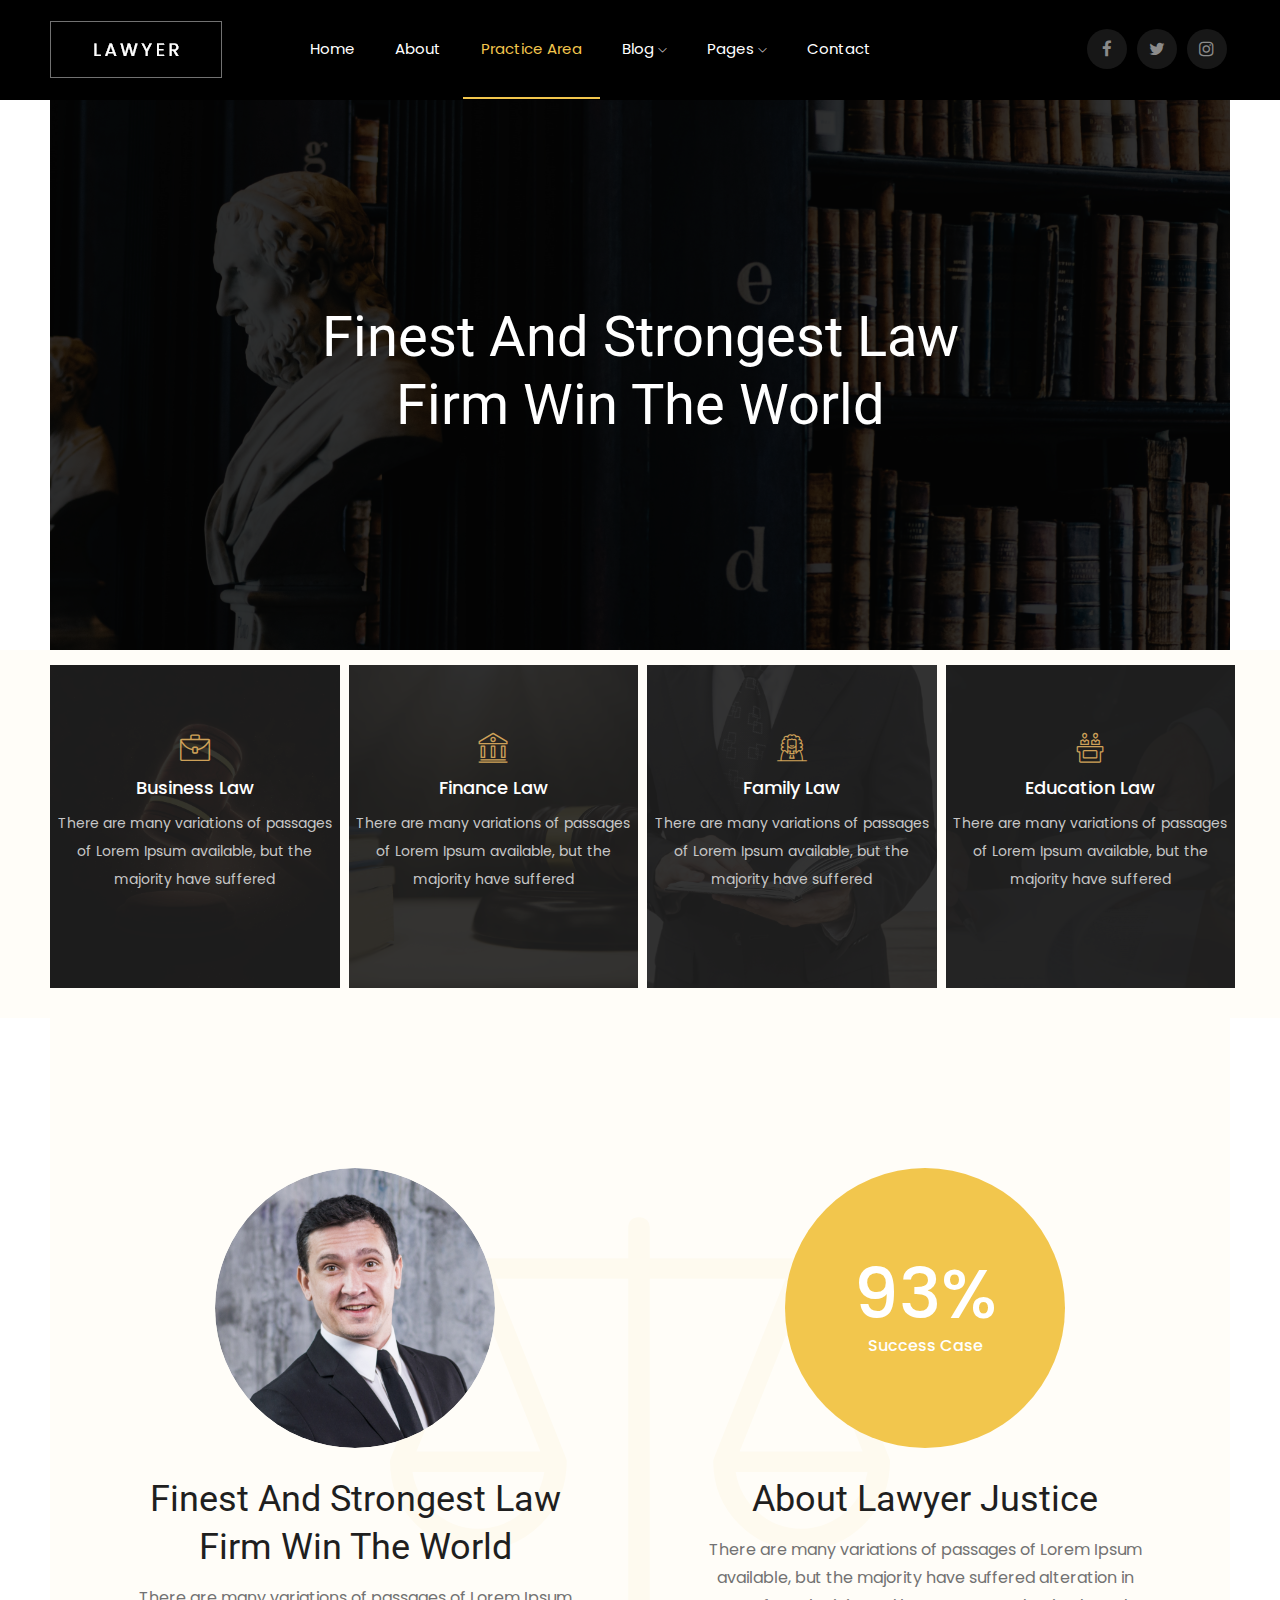
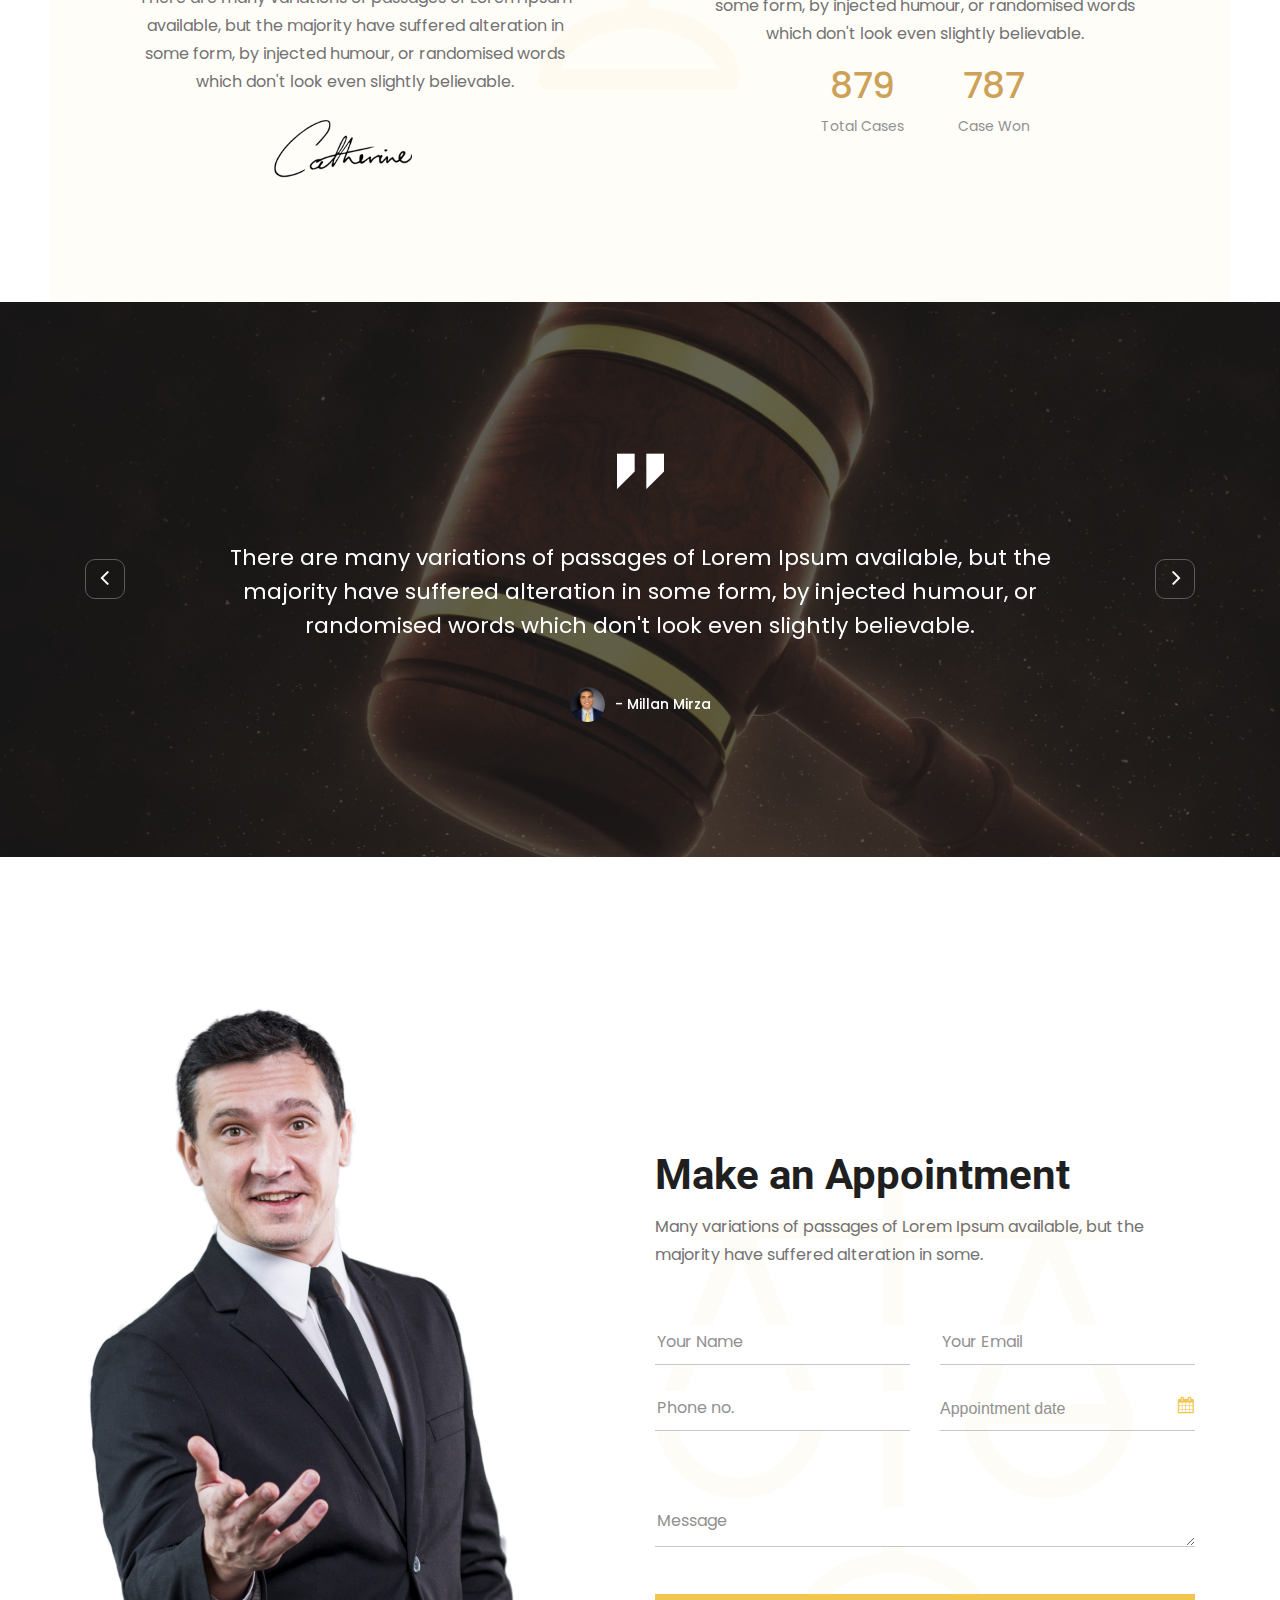
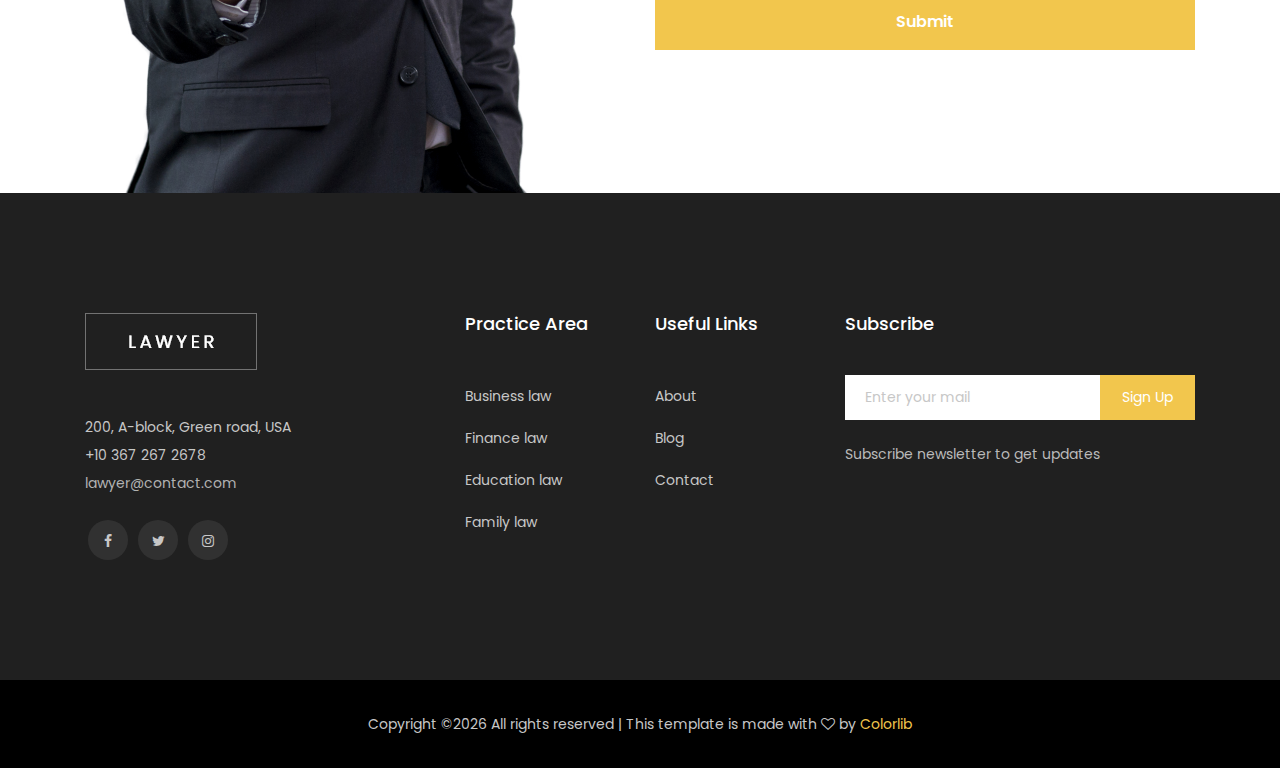
<file: practice.html>
<!doctype html>
<html class="no-js" lang="zxx">

<head>
    <meta charset="utf-8">
    <meta http-equiv="x-ua-compatible" content="ie=edge">
    <title>Rogofesa</title>
    <meta name="description" content="">
    <meta name="viewport" content="width=device-width, initial-scale=1">

    <!-- <link rel="manifest" href="site.webmanifest"> -->
    <!-- <link rel="shortcut icon" type="image/x-icon" href="img/favicon.png"> -->
    <!-- Place favicon.ico in the root directory -->

    <!-- CSS here -->
    <link rel="stylesheet" href="css/bootstrap.min.css">
    <link rel="stylesheet" href="css/owl.carousel.min.css">
    <link rel="stylesheet" href="css/magnific-popup.css">
    <link rel="stylesheet" href="css/font-awesome.min.css">
    <link rel="stylesheet" href="css/themify-icons.css">
    <link rel="stylesheet" href="css/nice-select.css">
    <link rel="stylesheet" href="css/flaticon.css">
    <link rel="stylesheet" href="css/flaticon.css">
    <link rel="stylesheet" href="css/gijgo.css">
    <link rel="stylesheet" href="css/slicknav.css">
    <link rel="stylesheet" href="css/style.css">
    <!-- <link rel="stylesheet" href="css/responsive.css"> -->
</head>

<body>
    <!--[if lte IE 9]>
            <p class="browserupgrade">You are using an <strong>outdated</strong> browser. Please <a href="https://browsehappy.com/">upgrade your browser</a> to improve your experience and security.</p>
        <![endif]-->

    <!-- header-start -->
    <header>
        <div class="header-area ">
            <div id="sticky-header" class="main-header-area">
                <div class="container-fluid p-0">
                    <div class="row align-items-center justify-content-between no-gutters">
                        <div class="col-xl-2 col-lg-2">
                            <div class="logo-img">
                                <a href="index.html">
                                    <img src="img/logo.png" alt="">
                                </a>
                            </div>
                        </div>
                        <div class="col-xl-7 col-lg-8">
                            <div class="main-menu  d-none d-lg-block">
                                <nav>
                                    <ul id="navigation">
                                        <li><a href="index.html">home</a></li>
                                        <li><a href="about.html">About</a></li>
                                        <li><a class="active" href="Practice.html">Practice Area</a></li>
                                        <li><a href="#">blog <i class="ti-angle-down"></i></a>
                                            <ul class="submenu">
                                                <li><a href="blog.html">blog</a></li>
                                                <li><a href="single-blog.html">single-blog</a></li>
                                            </ul>
                                        </li>
                                        <li><a href="#">pages <i class="ti-angle-down"></i></a>
                                            <ul class="submenu">
                                                <li><a href="elements.html">elements</a></li>
                                            </ul>
                                        </li>
                                        <li><a href="contact.html">Contact</a></li>
                                    </ul>
                                </nav>
                            </div>
                        </div>
                        <div class="col-xl-3 col-lg-2 d-none d-lg-block">
                            <div class="social_media_links">
                                <ul>
                                    <li><a href="#"> <i class="fa fa-facebook"></i> </a></li>
                                    <li><a href="#"> <i class="fa fa-twitter"></i> </a></li>
                                    <li><a href="#"> <i class="fa fa-instagram"></i> </a></li>
                                </ul>
                            </div>
                        </div>
                        <div class="col-12">
                            <div class="mobile_menu d-block d-lg-none"></div>
                        </div>
                    </div>
                </div>
            </div>
        </div>
    </header>
    <!-- header-end -->

    <!-- bradcam_area_start  -->
    <div class="bradcam_area">
        <div class="bradcam_inner bradcam_bg d-flex align-items-center">
            <div class="container">
                <div class="row">
                    <div class="col-xl-12">
                        <div class="bradcam_text text-center">
                            <h3>Finest And Strongest Law <br>
                                Firm Win The World</h3>
                        </div>
                    </div>
                </div>
            </div>
        </div>
    </div>
    <!-- bradcam_area_end  -->
    <!-- practice_area_start -->
    <div class="practice_area practice_area2">
        <div class="container-fluid p-0">
            <div class="row no-gutters">
                <div class="col-xl-3 col-md-6">
                    <div class="single_practice">
                        <div class="practice_image">
                            <img src="img/practice/1.png" alt="">
                        </div>
                        <div class="practice_hover text-center">
                            <div class="hover_inner">
                                <i class="flaticon-case"></i>
                                <h3>Business Law</h3>
                                <p>There are many variations of passages of <br> Lorem Ipsum available, <br> but the
                                    majority have suffered</p>
                                <a href="#" class="lern_more">Learn More</a>
                            </div>
                        </div>
                    </div>
                </div>
                <div class="col-xl-3 col-md-6">
                    <div class="single_practice">
                        <div class="practice_image">
                            <img src="img/practice/2.png" alt="">
                        </div>
                        <div class="practice_hover text-center">
                            <div class="hover_inner">
                                <i class="flaticon-courthouse"></i>
                                <h3>Finance Law</h3>
                                <p>There are many variations of passages of <br> Lorem Ipsum available, <br> but the
                                    majority have suffered</p>
                                <a href="#" class="lern_more">Learn More</a>
                            </div>
                        </div>
                    </div>
                </div>
                <div class="col-xl-3 col-md-6">
                    <div class="single_practice">
                        <div class="practice_image">
                            <img src="img/practice/3.png" alt="">
                        </div>
                        <div class="practice_hover text-center">
                            <div class="hover_inner">
                                <i class="flaticon-judge"></i>
                                <h3>Family Law</h3>
                                <p>There are many variations of passages of <br> Lorem Ipsum available, <br> but the
                                    majority have suffered</p>
                                <a href="#" class="lern_more">Learn More</a>
                            </div>
                        </div>
                    </div>
                </div>
                <div class="col-xl-3 col-md-6">
                    <div class="single_practice">
                        <div class="practice_image">
                            <img src="img/practice/4.png" alt="">
                        </div>
                        <div class="practice_hover text-center">
                            <div class="hover_inner">
                                <i class="flaticon-jury"></i>
                                <h3>Education Law</h3>
                                <p>There are many variations of passages of <br> Lorem Ipsum available, <br> but the
                                    majority have suffered</p>
                                <a href="#" class="lern_more">Learn More</a>
                            </div>
                        </div>
                    </div>
                </div>
            </div>
        </div>
    </div>
    <!-- practice_area_end -->
    <!-- about_area _start  -->
    <div class="about_area">
        <div class="opacity_icon d-none d-lg-block">
            <i class="flaticon-balance"></i>
        </div>
        <div class="container">
            <div class="row">
                <div class="col-xl-6 col-md-6">
                    <div class="single_about_info text-center">
                        <div class="about_thumb">
                            <img src="img/about/1.png" alt="">
                        </div>
                        <h3>Finest And Strongest Law <br>
                            Firm Win The World</h3>
                        <p>There are many variations of passages of Lorem Ipsum <br> available, but the majority have
                            suffered alteration in <br> some form, by injected humour, or randomised words <br> which
                            don't look even slightly believable. </p>
                        <div class="signature">
                            <img src="img/about/signature.png" alt="">
                        </div>
                    </div>
                </div>
                <div class="col-xl-6 col-md-6">
                    <div class="single_about_info text-center">
                        <div class="about_thumb">
                            <div class="image_hover">
                                <div class="hover_inner">
                                    <h2>93%</h2>
                                    <span>Success Case</span>
                                </div>
                            </div>
                        </div>
                        <h3>About Lawyer Justice</h3>
                        <p>There are many variations of passages of Lorem Ipsum <br> available, but the majority have
                            suffered alteration in <br> some form, by injected humour, or randomised words <br> which
                            don't look even slightly believable. </p>
                        <div class="total_cases">
                            <div class="single_cases">
                                <h4>879</h4>
                                <p>Total Cases</p>
                            </div>
                            <div class="single_cases">
                                <h4>787</h4>
                                <p>Case Won</p>
                            </div>
                        </div>
                    </div>
                </div>
            </div>
        </div>
    </div>
    <!-- about_area _end -->

    <!-- testmonial_area_start  -->
    <div class="testmonial_area testmonial_bg_1 overlay2">
        <div class="container">
            <div class="row">
                <div class="col-xl-12">
                    <div class="testmonial_active owl-carousel">
                        <div class="single_testmonial text-center">
                            <i class="flaticon-straight-quotes"></i>
                            <p>There are many variations of passages of Lorem Ipsum available, but the <br> majority have suffered alteration in some form, by injected humour, or <br> randomised words which don't look even slightly believable. </p>
                            <div class="author_info d-flex justify-content-center align-items-center">
                                <div class="thumb">
                                    <img src="img/testmonial/smaill_thumb.png" alt="">
                                </div>
                                <span>- Millan Mirza</span>
                            </div>
                        </div>
                        <div class="single_testmonial text-center">
                            <i class="flaticon-straight-quotes"></i>
                            <p>There are many variations of passages of Lorem Ipsum available, but the <br> majority have suffered alteration in some form, by injected humour, or <br> randomised words which don't look even slightly believable. </p>
                            <div class="author_info d-flex justify-content-center align-items-center">
                                <div class="thumb">
                                    <img src="img/testmonial/smaill_thumb.png" alt="">
                                </div>
                                <span>- Millan Mirza</span>
                            </div>
                        </div>
                        <div class="single_testmonial text-center">
                            <i class="flaticon-straight-quotes"></i>
                            <p>There are many variations of passages of Lorem Ipsum available, but the <br> majority have suffered alteration in some form, by injected humour, or <br> randomised words which don't look even slightly believable. </p>
                            <div class="author_info d-flex justify-content-center align-items-center">
                                <div class="thumb">
                                    <img src="img/testmonial/smaill_thumb.png" alt="">
                                </div>
                                <span>- Millan Mirza</span>
                            </div>
                        </div>
                    </div>
                </div>
            </div>
        </div>
    </div>
    <!-- testmonial_area_end  -->

    <div class="appointment_area">
        <div class="container">
            <div class="row align-items-center">
                <div class="col-xl-5 col-md-6 col-lg-6">
                    <div class="appiontment_thumb d-none d-lg-block">
                        <img src="img/appointment/1.png" alt="">
                    </div>
                </div>
                <div class="col-xl-6 offset-xl-1 col-md-6 col-md-12 col-lg-6">
                    <div class="appointment_info">
                        <div class="opacity_icon d-none d-lg-block">
                            <i class="flaticon-balance"></i>
                        </div>
                        <h3>Make an Appointment</h3>
                        <p>Many variations of passages of Lorem Ipsum available, but the majority have suffered alteration in some.</p>
                        <form action="#">
                                <div class="row">
                                    <div class="col-xl-6 col-md-6">
                                            <input type="text" placeholder="Your Name">
                                    </div>
                                    <div class="col-xl-6 col-md-6">
                                            <input type="email" placeholder="Your Email">
                                    </div>
                                    <div class="col-xl-6 col-md-6">
                                            <input type="text" placeholder="Phone no.">
                                    </div>
                                    <div class="col-xl-6 col-md-6">
                                        <input id="datepicker" placeholder="Appointment date">
                                    </div>
                                    <div class="col-xl-12">
                                        <textarea placeholder="Message" ></textarea>
                                    </div>
                                    <div class="col-xl-12">
                                        <div class="appoinment_button">
                                            <button class="boxed-btn5 " type="submit" >Submit</button>
                                        </div>
                                    </div>
                                </div>
        
                            </form>
                    </div>

                </div>
            </div>
        </div>
    </div>

    <!-- footer_start -->
    <footer class="footer">
        <div class="footer_top">
            <div class="container">
                <div class="row">
                    <div class="col-xl-4 col-md-6 col-lg-3">
                        <div class="footer_widget">
                            <div class="footer_logo">
                                <a href="index.html">
                                    <img src="img/logo.png" alt="">
                                </a>
                            </div>
                            <p class="footer_text">200, A-block, Green road, USA <br>
                                +10 367 267 2678 <br>
                                <a class="domain" href="#">lawyer@contact.com</a></p>
                            <div class="socail_links">
                                <ul>
                                    <li>
                                        <a href="#">
                                            <i class="fa fa-facebook"></i>
                                        </a>
                                    </li>
                                    <li>
                                        <a href="#">
                                            <i class="fa fa-twitter"></i>
                                        </a>
                                    </li>
                                    <li>
                                        <a href="#">
                                            <i class="fa fa-instagram"></i>
                                        </a>
                                    </li>
                                </ul>
                            </div>
                        </div>
                    </div>
                    <div class="col-xl-2 col-md-6 col-lg-2">
                        <div class="footer_widget">
                            <h3 class="footer_title">
                                    Practice Area
                            </h3>
                            <ul>
                                <li><a href="#">Business law
                                    </a></li>
                                <li><a href="#">Finance law</a></li>
                                <li><a href="#">Education law</a></li>
                                <li><a href="#">Family law</a></li>
                            </ul>
                        </div>
                    </div>
                    <div class="col-xl-2 col-md-6 col-lg-2">
                        <div class="footer_widget">
                            <h3 class="footer_title">
                                    Useful Links
                            </h3>
                            <ul>
                                <li><a href="#">About</a></li>
                                <li><a href="#">Blog</a></li>
                                <li><a href="#"> Contact</a></li>
                            </ul>
                        </div>
                    </div>
                    <div class="col-xl-4 col-md-6 col-lg-4">
                        <div class="footer_widget">
                            <h3 class="footer_title">
                                    Subscribe
                            </h3>
                            <form action="#" class="newsletter_form">
                                <input type="text" placeholder="Enter your mail">
                                <button type="submit">Sign Up</button>
                            </form>
                            <p class="newsletter_text">Subscribe newsletter to get updates</p>
                        </div>
                    </div>
                </div>
            </div>
        </div>
        <div class="copy-right_text">
            <div class="container">
                <div class="footer_border"></div>
                <div class="row">
                    <div class="col-xl-12">
                        <p class="copy_right text-center">
                            <!-- Link back to Colorlib can't be removed. Template is licensed under CC BY 3.0. -->
Copyright &copy;<script>document.write(new Date().getFullYear());</script> All rights reserved | This template is made with <i class="fa fa-heart-o" aria-hidden="true"></i> by <a href="https://colorlib.com" target="_blank">Colorlib</a>
<!-- Link back to Colorlib can't be removed. Template is licensed under CC BY 3.0. -->
                        </p>
                    </div>
                </div>
            </div>
        </div>
    </footer>
    <!-- footer_end -->


    <!-- JS here -->
    <script src="js/vendor/modernizr-3.5.0.min.js"></script>
    <script src="js/vendor/jquery-1.12.4.min.js"></script>
    <script src="js/popper.min.js"></script>
    <script src="js/bootstrap.min.js"></script>
    <script src="js/owl.carousel.min.js"></script>
    <script src="js/isotope.pkgd.min.js"></script>
    <script src="js/ajax-form.js"></script>
    <script src="js/waypoints.min.js"></script>
    <script src="js/jquery.counterup.min.js"></script>
    <script src="js/imagesloaded.pkgd.min.js"></script>
    <script src="js/scrollIt.js"></script>
    <script src="js/jquery.scrollUp.min.js"></script>
    <script src="js/wow.min.js"></script>
    <script src="js/nice-select.min.js"></script>
    <script src="js/gijgo.min.js"></script>
    <script src="js/jquery.slicknav.min.js"></script>
    <script src="js/jquery.magnific-popup.min.js"></script>
    <script src="js/plugins.js"></script>

    <!--contact js-->
    <script src="js/contact.js"></script>
    <script src="js/jquery.ajaxchimp.min.js"></script>
    <script src="js/jquery.form.js"></script>
    <script src="js/jquery.validate.min.js"></script>
    <script src="js/mail-script.js"></script>

    <script src="js/main.js"></script>

    <script>
            $('#datepicker').datepicker({
                iconsLibrary: 'fontawesome',
                // disableDaysOfWeek: [0, 0],
            //     icons: {
            //      rightIcon: '<span class="fa fa-caret-down"></span>'
            //  }
            });
            $('#datepicker2').datepicker({
                iconsLibrary: 'fontawesome',
                icons: {
                 rightIcon: '<span class="fa fa-caret-down"></span>'
             }
    
            });
            var timepicker = $('#timepicker').timepicker({
             format: 'HH.MM'
         });
        </script>
</body>

</html>
</file>
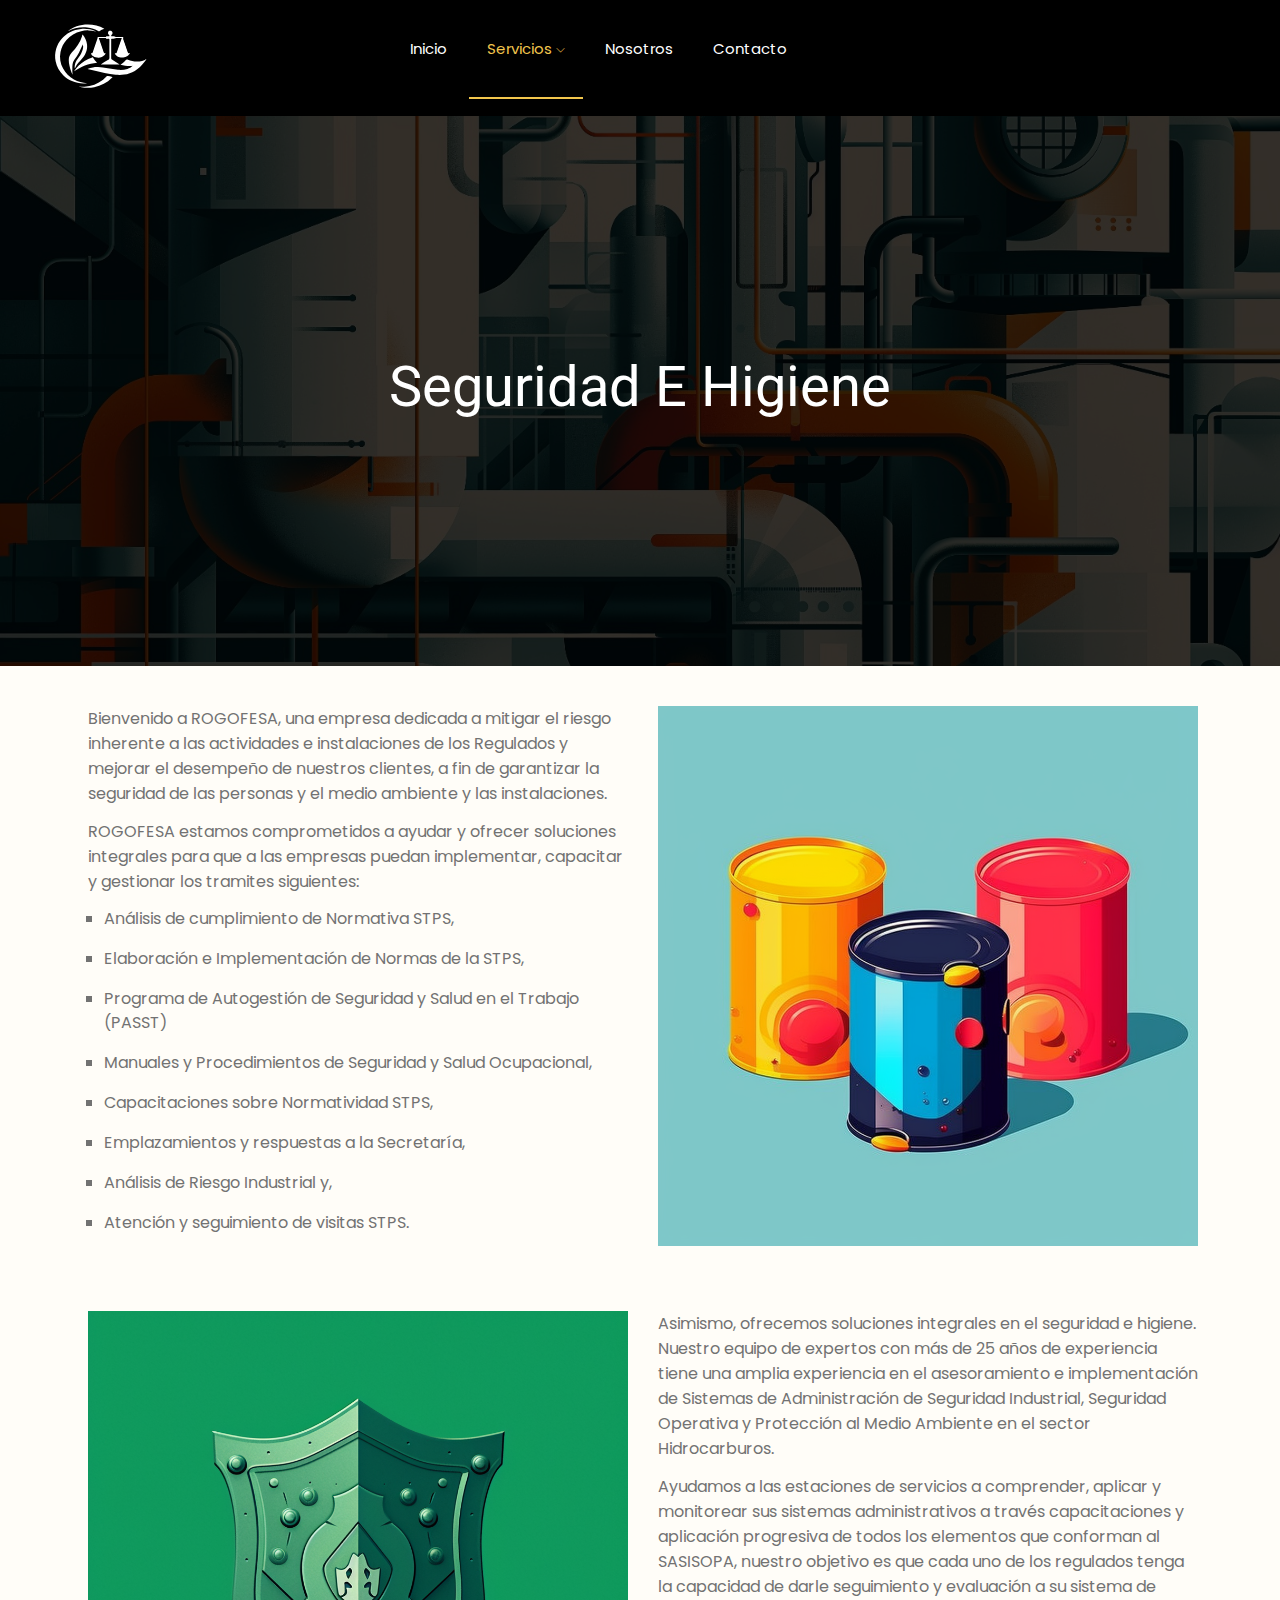
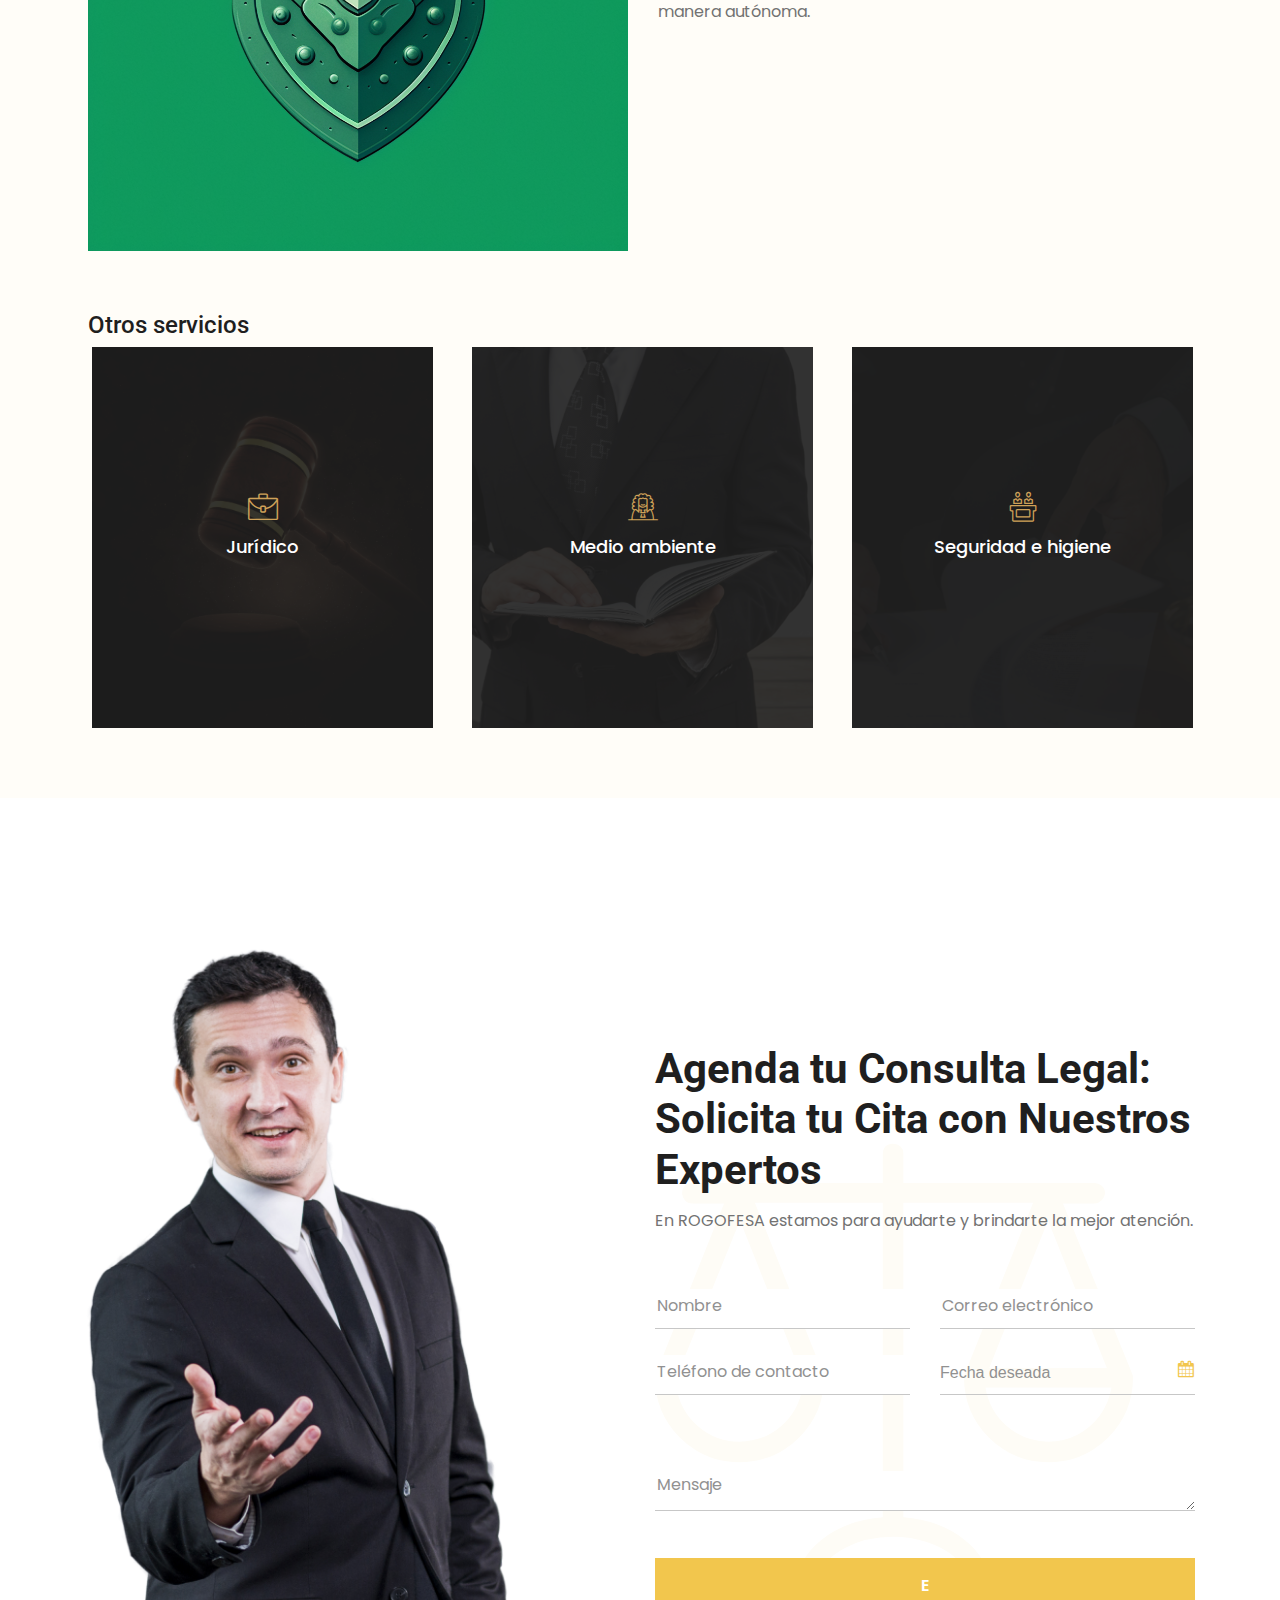
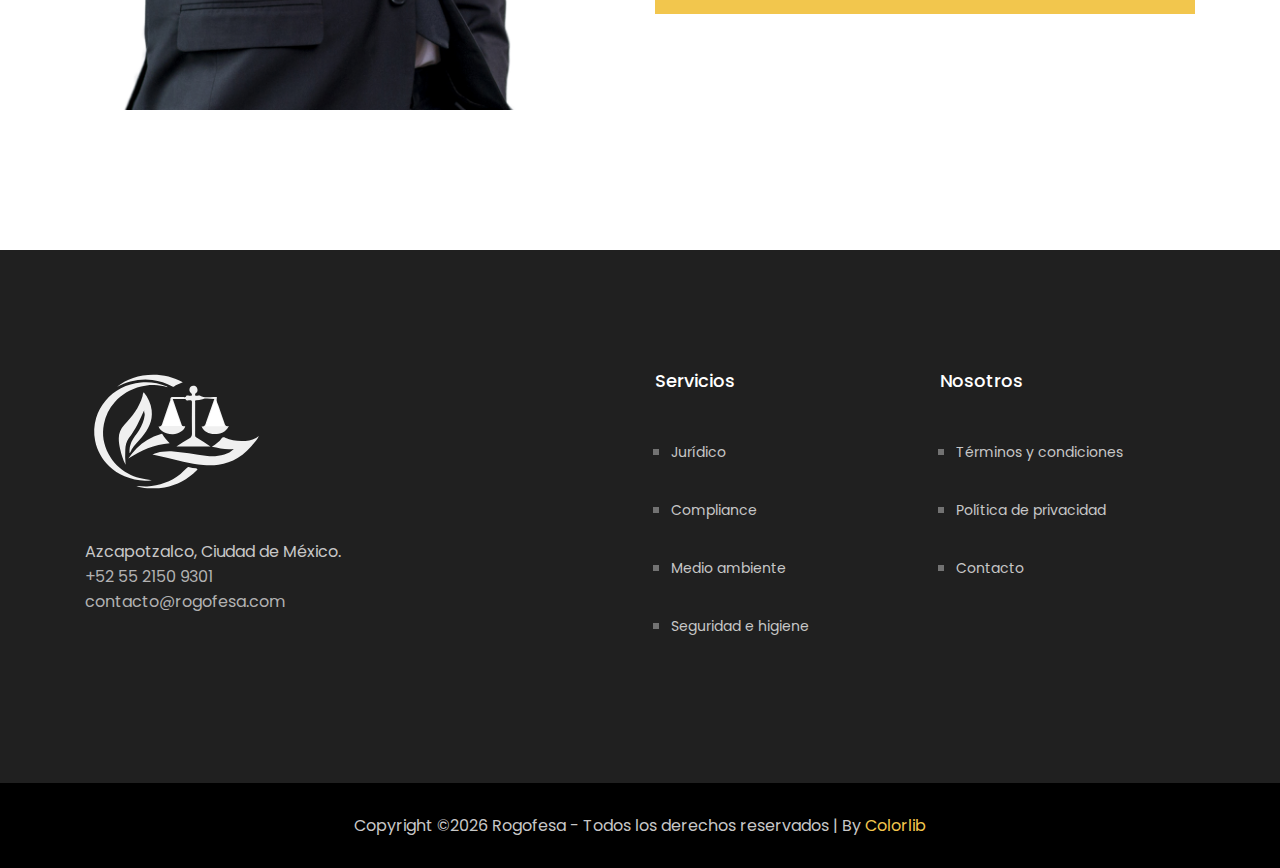
<file: seguridad_e_higiene.html>
<!doctype html>
<html class="no-js" lang="es">

<head>
    <meta charset="utf-8">
    <meta http-equiv="x-ua-compatible" content="ie=edge">
    <title>Rogofesa - Seguridad e Higiene</title>
    <meta name="description" content="">
    <meta name="viewport" content="width=device-width, initial-scale=1">
    <link rel="apple-touch-icon" sizes="180x180" href="/apple-touch-icon.png">
    <link rel="icon" type="image/png" sizes="32x32" href="/favicon-32x32.png">
    <link rel="icon" type="image/png" sizes="16x16" href="/favicon-16x16.png">
    <link rel="manifest" href="/site.webmanifest">
    <link rel="mask-icon" href="/safari-pinned-tab.svg" color="#999999">
    <meta name="msapplication-TileColor" content="#000">
    <meta name="theme-color" content="#ffffff">
    <!-- CSS here -->
    <link rel="stylesheet" href="css/bootstrap.min.css">
    <link rel="stylesheet" href="css/owl.carousel.min.css">
    <link rel="stylesheet" href="css/magnific-popup.css">
    <link rel="stylesheet" href="css/font-awesome.min.css">
    <link rel="stylesheet" href="css/themify-icons.css">
    <link rel="stylesheet" href="css/nice-select.css">
    <link rel="stylesheet" href="css/flaticon.css">
    <link rel="stylesheet" href="css/flaticon.css">
    <link rel="stylesheet" href="css/gijgo.css">
    <link rel="stylesheet" href="css/slicknav.css">
    <link rel="stylesheet" href="css/style.css">
    <link rel="stylesheet" href="css/custom.css">
    <!-- <link rel="stylesheet" href="css/responsive.css"> -->
</head>

<body id="rogofesa-site" class="rogofesa_servicios servicio_seguridad_higiene">
    <!--[if lte IE 9]>
            <p class="browserupgrade">You are using an <strong>outdated</strong> browser. Please <a href="https://browsehappy.com/">upgrade your browser</a> to improve your experience and security.</p>
        <![endif]-->
    <!-- header-start -->
    <header>
        <div class="header-area">
            <div id="sticky-header" class="main-header-area">
                <div class="container-fluid p-0">
                    <div class="row align-items-center justify-content-between no-gutters">
                        <div class="col-xl-2 col-lg-2">
                            <div class="logo-img">
                                <a href="index.html">
                                    <img src="img/rogofesa/rogofesa-white.svg" alt="ROGOFESA">
                                </a>
                            </div>
                        </div>
                        <div class="col-xl-7 col-lg-8">
                            <div class="main-menu  d-none d-lg-block">
                                <nav>
                                    <ul id="navigation">
                                        <li><a href="index.html">Inicio</a></li>
                                        <li><a class="active" href="servicios.html">Servicios <i class="ti-angle-down"></i></a>
                                            <ul class="submenu">
                                                <li><a href="juridico.html">Jurídico</a></li>
                                                <li><a href="compliance.html">Compliance</a></li>
                                                <li><a href="medio_ambiente.html">Medio ambiente</a></li>
                                                <li><a class="active" href="seguridad_e_higiene.html">Seguridad e higiene</a></li>
                                            </ul>
                                        </li>
                                        <li><a href="nosotros.html">Nosotros</a></li>
                                        <li><a href="contacto.html">Contacto</a></li>
                                    </ul>
                                </nav>
                            </div>
                        </div>
                        <div class="col-xl-3 col-lg-2 d-none d-lg-block">
                            <div class="social_media_links">
                                <ul>
                                    <li><a href="#"> <i class="fa fa-facebook"></i> </a></li>
                                    <li><a href="#"> <i class="fa fa-twitter"></i> </a></li>
                                    <li><a href="#"> <i class="fa fa-instagram"></i> </a></li>
                                </ul>
                            </div>
                        </div>
                        <div class="col-12">
                            <div class="mobile_menu d-block d-lg-none"></div>
                        </div>
                    </div>
                </div>
            </div>
        </div>
    </header>
    <!-- header-end -->
    <!-- bradcam_area_start  -->
    <div class="bradcam_area">
        <div class="bradcam_inner bradcam_bg d-flex align-items-center">
            <div class="container">
                <div class="row">
                    <div class="col-xl-12">
                        <div class="bradcam_text text-center">
                            <h3>Seguridad e Higiene</h3>
                        </div>
                    </div>
                </div>
            </div>
        </div>
    </div>
    <!-- bradcam_area_end  -->
    <!-- practice_area_start -->
    <div class="practice_area practice_area2">
        <div class="container">
            <div class="row mb-60">
                <div class="col-xs-12 col-md-6 col-lg-6">
                    <p>Bienvenido a ROGOFESA, una empresa dedicada a mitigar el riesgo inherente a las actividades e instalaciones de los Regulados y mejorar el desempeño de nuestros clientes, a fin de garantizar la seguridad de las personas y el medio ambiente y las instalaciones.</p>
                    <p>ROGOFESA estamos comprometidos a ayudar y ofrecer soluciones integrales para que a las empresas puedan implementar, capacitar y gestionar los tramites siguientes:</p>
                    <ul>
                        <li>Análisis de cumplimiento de Normativa STPS,</li>
                        <li>Elaboración e Implementación de Normas de la STPS,</li>
                        <li>Programa de Autogestión de Seguridad y Salud en el Trabajo (PASST)</li>
                        <li>Manuales y Procedimientos de Seguridad y Salud Ocupacional,</li>
                        <li>Capacitaciones sobre Normatividad STPS,</li>
                        <li>Emplazamientos y respuestas a la Secretaría,</li>
                        <li>Análisis de Riesgo Industrial y,</li>
                        <li>Atención y seguimiento de visitas STPS.</li>
                    </ul>
                </div>
                <div class="col-xs-12 col-md-6 col-lg-6">
                    <span class="img-container">
                        <img src="img/rogofesa/xuliorta1_Minimalist_Illustrator_Design_Pantone_CMYK_Coated_Sub_287948dd-30ac-4d23-8603-5298f9cc128d.png" alt="Servicios Jurídicos">
                    </span>
                </div>
            </div>
            <div class="row mb-60">
                <div class="col-xs-12 col-md-6 col-lg-6">
                    <span class="img-container">
                        <img src="img/rogofesa/xuliorta1_Minimalist_Illustrator_Design_Subject_Matter_A_Green__4b2a6e62-d879-4c33-a534-aa3a6e9c1ec3.png" alt="Img-Juridico">
                    </span>
                </div>
                <div class="col-xs-12 col-md-6 col-lg-6">
                    <p>Asimismo, ofrecemos soluciones integrales en el seguridad e higiene. Nuestro equipo de expertos con más de 25 años de experiencia tiene una amplia experiencia en el asesoramiento e implementación de Sistemas de Administración de Seguridad Industrial, Seguridad Operativa y Protección al Medio Ambiente en el sector Hidrocarburos.</p>
                    <p>Ayudamos a las estaciones de servicios a comprender, aplicar y monitorear sus sistemas administrativos a través capacitaciones y aplicación progresiva de todos los elementos que conforman al SASISOPA, nuestro objetivo es que cada uno de los regulados tenga la capacidad de darle seguimiento y evaluación a su sistema de manera autónoma.</p>
                </div>
            </div>
            <div class="row mt-5">
                <div class="col-md-12">
                    <h3 class="text-left">Otros servicios</h3>
                </div>
                <div class="col-xl-4 col-md-4">
                    <div class="single_practice">
                        <div class="practice_image">
                            <img src="img/practice/1.png" alt="">
                        </div>
                        <div class="practice_hover text-center">
                            <div class="hover_inner">
                                <i class="flaticon-case"></i>
                                <h3>Jurídico</h3>
                                <a href="#" class="lern_more">Ver más</a>
                            </div>
                        </div>
                    </div>
                </div>
                <div class="col-xl-4 col-md-4">
                    <div class="single_practice">
                        <div class="practice_image">
                            <img src="img/practice/3.png" alt="">
                        </div>
                        <div class="practice_hover text-center">
                            <div class="hover_inner">
                                <i class="flaticon-judge"></i>
                                <h3>Medio ambiente</h3>
                                <a href="#" class="lern_more">Ver más</a>
                            </div>
                        </div>
                    </div>
                </div>
                <div class="col-xl-4 col-md-4">
                    <div class="single_practice">
                        <div class="practice_image">
                            <img src="img/practice/4.png" alt="">
                        </div>
                        <div class="practice_hover text-center">
                            <div class="hover_inner">
                                <i class="flaticon-jury"></i>
                                <h3>Seguridad e higiene</h3>
                                <a href="#" class="lern_more">Ver más</a>
                            </div>
                        </div>
                    </div>
                </div>
            </div>
        </div>
    </div>
    <!-- practice_area_end -->
    <div class="appointment_area">
        <div class="container">
            <div class="row align-items-center">
                <div class="col-xl-5 col-md-6 col-lg-6">
                    <div class="appiontment_thumb d-none d-lg-block">
                        <img src="img/appointment/1.png" alt="">
                    </div>
                </div>
                <div class="col-xl-6 offset-xl-1 col-md-6 col-md-12 col-lg-6">
                    <div class="appointment_info">
                        <div class="opacity_icon d-none d-lg-block">
                            <i class="flaticon-balance"></i>
                        </div>
                        <h3>Agenda tu Consulta Legal: Solicita tu Cita con Nuestros Expertos</h3>
                        <p>En ROGOFESA estamos para ayudarte y brindarte la mejor atención.</p>
                        <form action="#">
                            <div class="row">
                                <div class="col-xl-6 col-md-6">
                                    <input type="text" placeholder="Nombre">
                                </div>
                                <div class="col-xl-6 col-md-6">
                                    <input type="email" placeholder="Correo electrónico">
                                </div>
                                <div class="col-xl-6 col-md-6">
                                    <input type="text" placeholder="Teléfono de contacto">
                                </div>
                                <div class="col-xl-6 col-md-6">
                                    <input id="datepicker" placeholder="Fecha deseada">
                                </div>
                                <div class="col-xl-12">
                                    <textarea placeholder="Mensaje"></textarea>
                                </div>
                                <div class="col-xl-12">
                                    <div class="appoinment_button">
                                        <button class="boxed-btn5 " type="submit">E</button>
                                    </div>
                                </div>
                            </div>
                        </form>
                    </div>
                </div>
            </div>
        </div>
    </div>
    <!-- footer_start -->
    <footer class="footer">
        <div class="footer_top">
            <div class="container">
                <div class="row">
                    <div class="col-xl-6 col-md-6 col-lg-6">
                        <div class="footer_widget">
                            <div class="footer_logo">
                                <a href="/">
                                    <img src="img/rogofesa/rogofesa-f0.svg" alt="rogofesa-logo">
                                </a>
                            </div>
                            <p class="footer_text">Azcapotzalco, Ciudad de México. <br>
                                <a class="domain" href="tel:+52 5521509301">+52 55 2150 9301</a><br>
                                <a class="domain" href="mailto:contacto@rogofesa.com">contacto@rogofesa.com</a></p>
                            <div class="socail_links">
                                <ul>
                                    <li>
                                        <a href="#">
                                            <i class="fa fa-facebook"></i>
                                        </a>
                                    </li>
                                    <li>
                                        <a href="#">
                                            <i class="fa fa-twitter"></i>
                                        </a>
                                    </li>
                                    <li>
                                        <a href="#">
                                            <i class="fa fa-instagram"></i>
                                        </a>
                                    </li>
                                </ul>
                            </div>
                        </div>
                    </div>
                    <div class="col-xl-3 col-md-6 col-lg-3">
                        <div class="footer_widget">
                            <h3 class="footer_title">
                                Servicios
                            </h3>
                            <ul>
                                <li><a href="#">Jurídico
                                    </a></li>
                                <li><a href="#">Compliance</a></li>
                                <li><a href="#">Medio ambiente</a></li>
                                <li><a href="#">Seguridad e higiene</a></li>
                            </ul>
                        </div>
                    </div>
                    <div class="col-xl-3 col-md-6 col-lg-3">
                        <div class="footer_widget">
                            <h3 class="footer_title">
                                Nosotros
                            </h3>
                            <ul>
                                <li><a href="terminos-y-condiciones.html">Términos y condiciones</a></li>
                                <li><a href="política-de-privacidad.html">Política de privacidad</a></li>
                                <li><a href="contacto.html"> Contacto</a></li>
                            </ul>
                        </div>
                    </div>
                    <!--<div class="col-xl-4 col-md-6 col-lg-4">
                        <div class="footer_widget">
                            <h3 class="footer_title">
                                    Subscribe
                            </h3>
                            <form action="#" class="newsletter_form">
                                <input type="text" placeholder="Enter your mail">
                                <button type="submit">Sign Up</button>
                            </form>
                            <p class="newsletter_text">Subscribe newsletter to get updates</p>
                        </div>
                    </div>-->
                </div>
            </div>
        </div>
        <div class="copy-right_text">
            <div class="container">
                <div class="footer_border"></div>
                <div class="row">
                    <div class="col-xl-12">
                        <p class="copy_right text-center">
                            <!-- Link back to Colorlib can't be removed. Template is licensed under CC BY 3.0. -->
                            Copyright &copy;<script>
                            document.write(new Date().getFullYear());
                            </script> Rogofesa - Todos los derechos reservados | By <a href="https://colorlib.com" target="_blank">Colorlib</a>
                            <!-- Link back to Colorlib can't be removed. Template is licensed under CC BY 3.0. -->
                        </p>
                    </div>
                </div>
            </div>
        </div>
    </footer>
    <!-- footer_end -->
    <!-- JS here -->
    <script src="js/vendor/modernizr-3.5.0.min.js"></script>
    <script src="js/vendor/jquery-1.12.4.min.js"></script>
    <script src="js/popper.min.js"></script>
    <script src="js/bootstrap.min.js"></script>
    <script src="js/owl.carousel.min.js"></script>
    <script src="js/isotope.pkgd.min.js"></script>
    <script src="js/ajax-form.js"></script>
    <script src="js/waypoints.min.js"></script>
    <script src="js/jquery.counterup.min.js"></script>
    <script src="js/imagesloaded.pkgd.min.js"></script>
    <script src="js/scrollIt.js"></script>
    <script src="js/jquery.scrollUp.min.js"></script>
    <script src="js/wow.min.js"></script>
    <script src="js/nice-select.min.js"></script>
    <script src="js/gijgo.min.js"></script>
    <script src="js/jquery.slicknav.min.js"></script>
    <script src="js/jquery.magnific-popup.min.js"></script>
    <script src="js/plugins.js"></script>
    <!--contact js-->
    <script src="js/contact.js"></script>
    <script src="js/jquery.ajaxchimp.min.js"></script>
    <script src="js/jquery.form.js"></script>
    <script src="js/jquery.validate.min.js"></script>
    <script src="js/mail-script.js"></script>
    <script src="js/main.js"></script>
    <script>
    $('#datepicker').datepicker({
        iconsLibrary: 'fontawesome',
        // disableDaysOfWeek: [0, 0],
        //     icons: {
        //      rightIcon: '<span class="fa fa-caret-down"></span>'
        //  }
    });
    $('#datepicker2').datepicker({
        iconsLibrary: 'fontawesome',
        icons: {
            rightIcon: '<span class="fa fa-caret-down"></span>'
        }

    });
    var timepicker = $('#timepicker').timepicker({
        format: 'HH.MM'
    });
    </script>
</body>

</html>
</file>
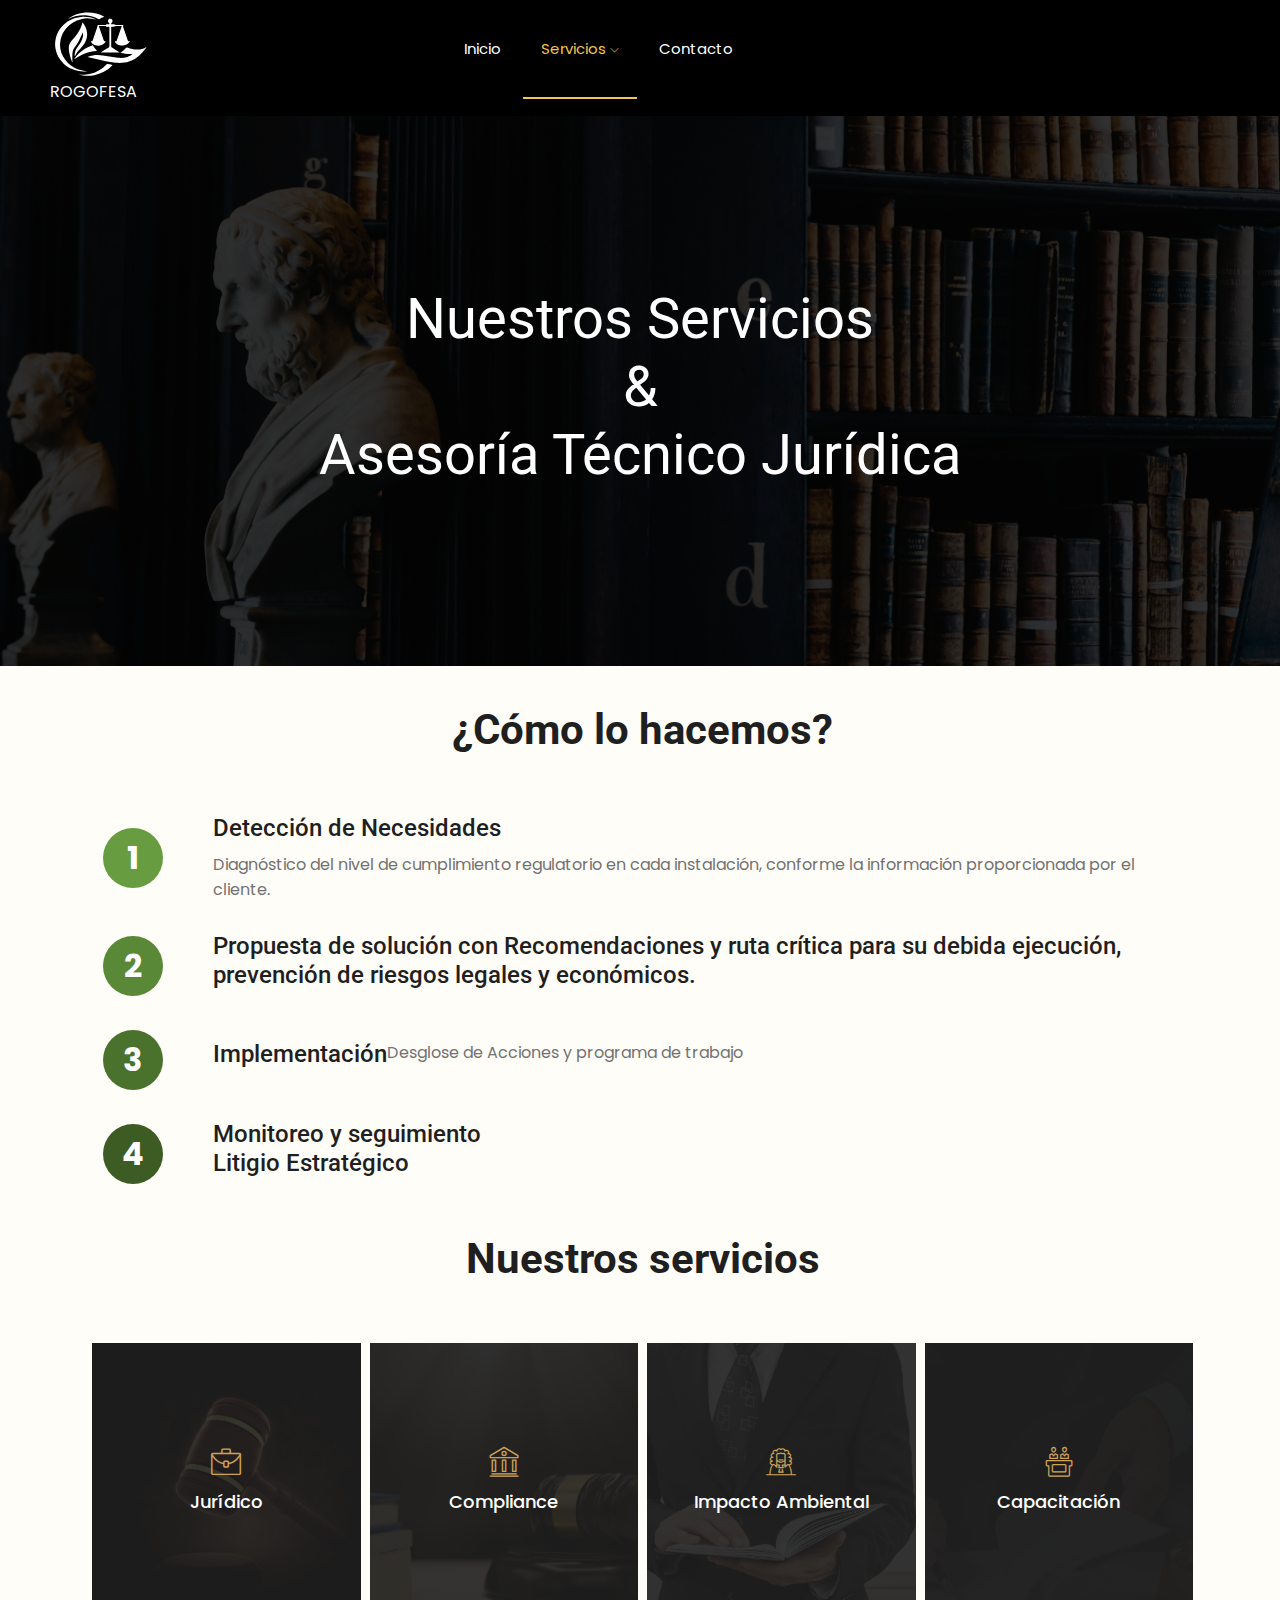
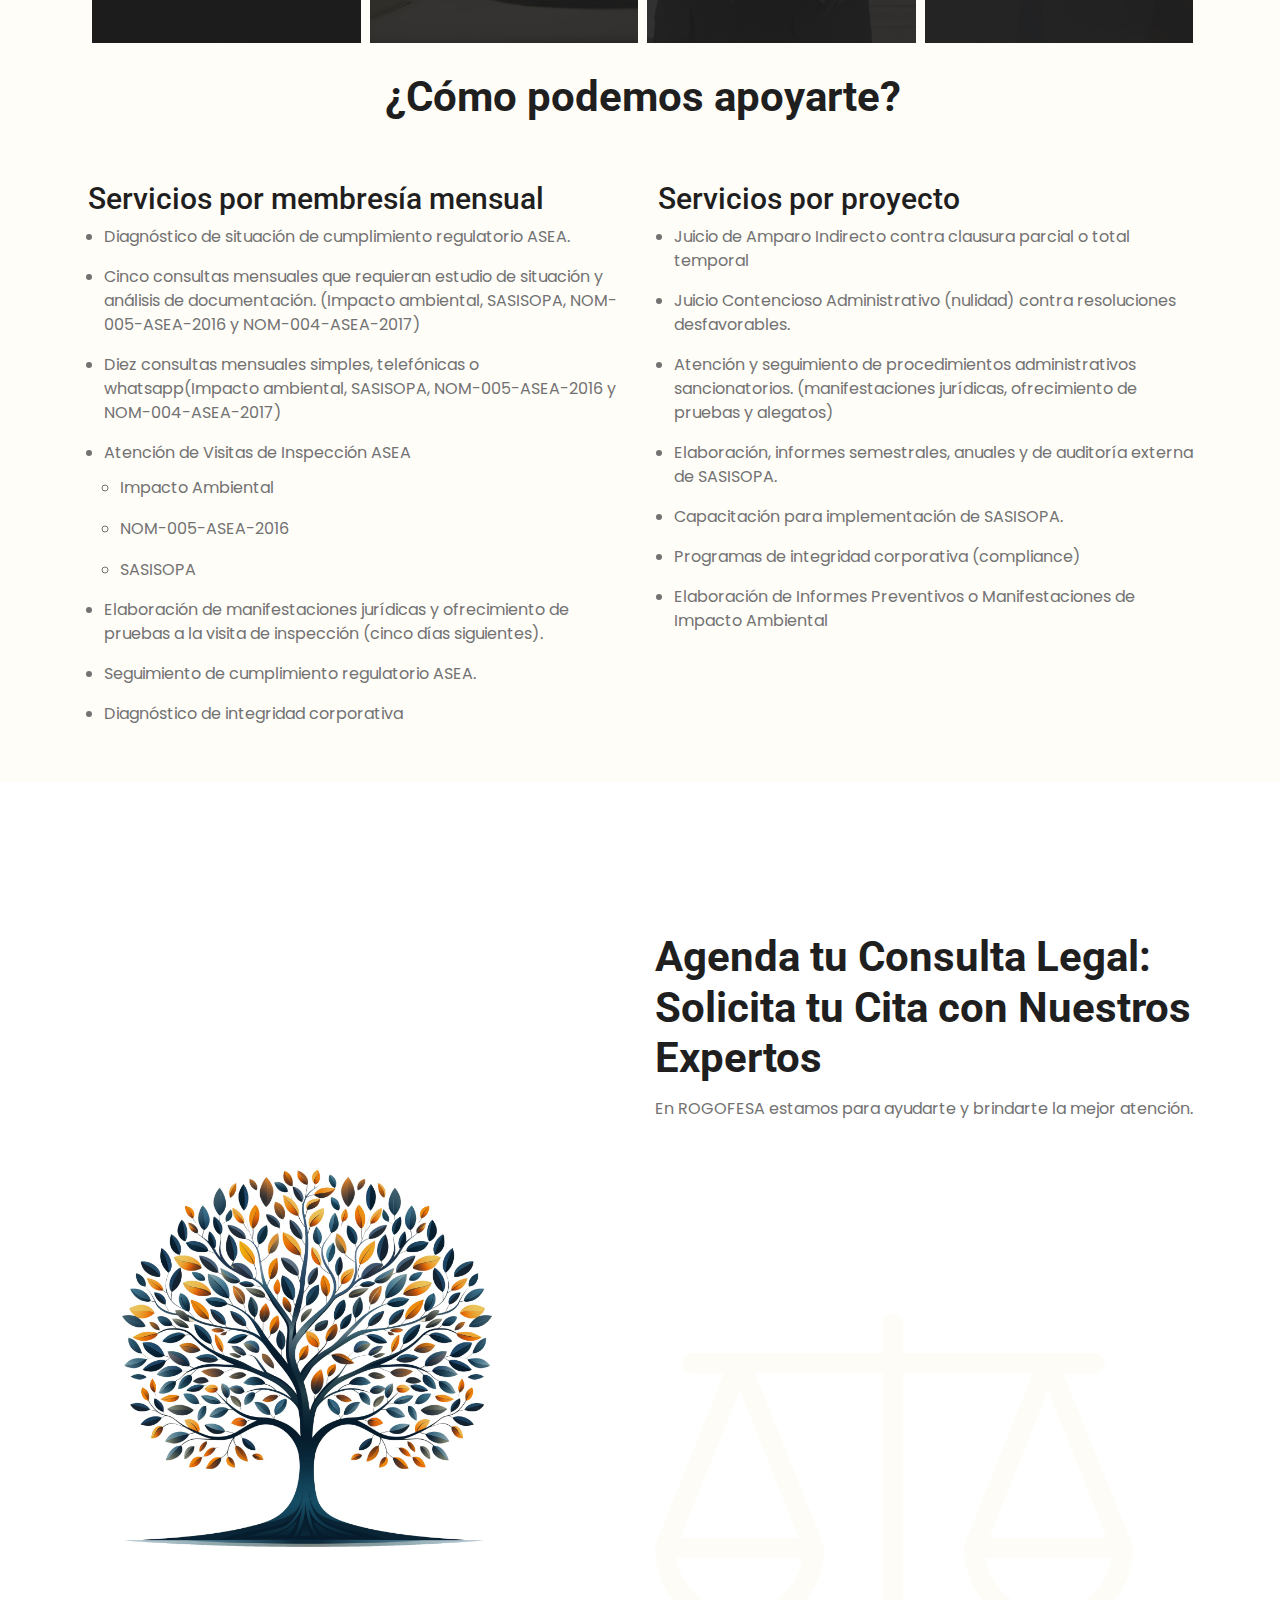
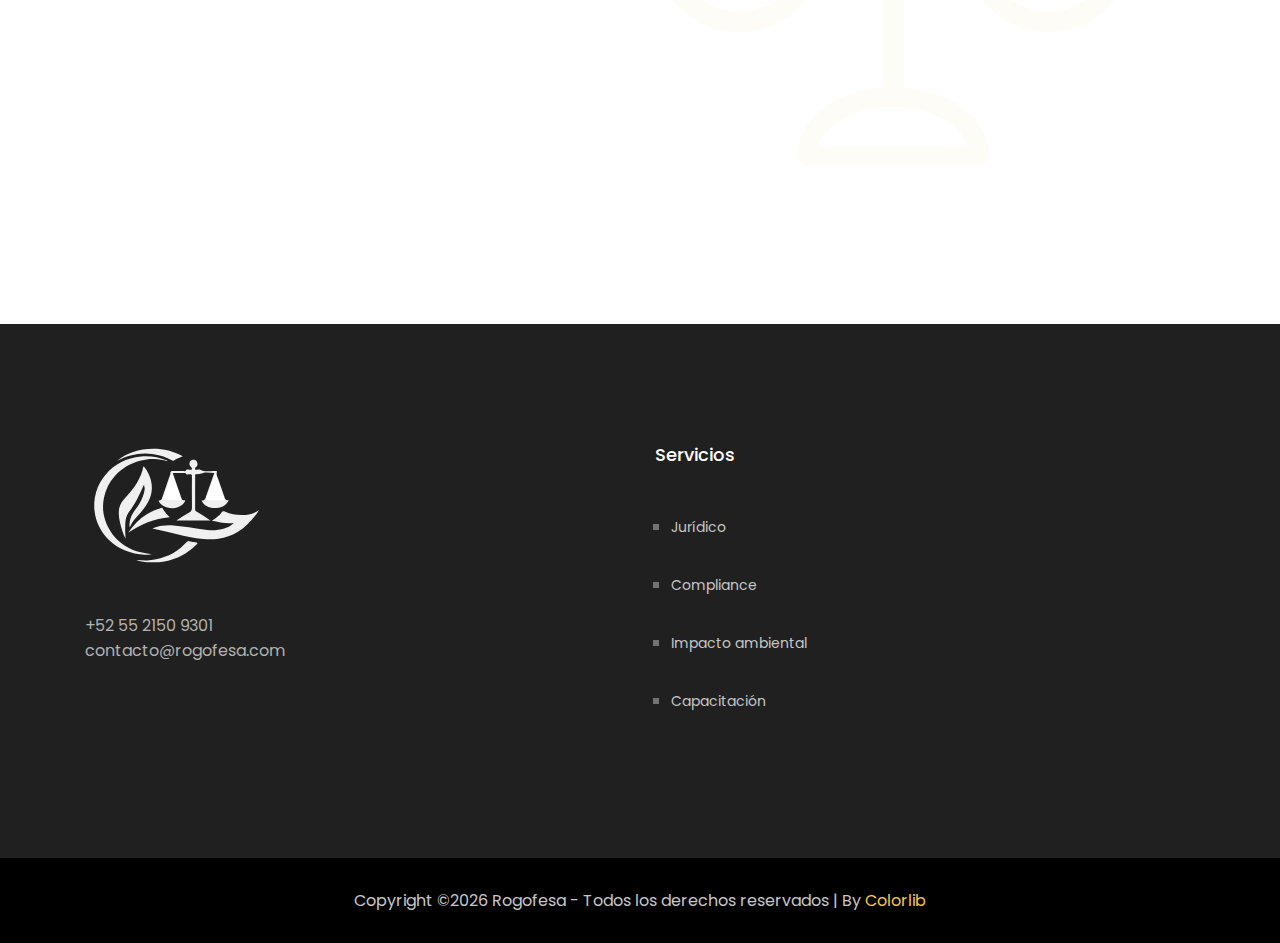
<file: servicios.html>
<!doctype html>
<html class="no-js" lang="es">

<head>
    <meta charset="utf-8">
    <meta http-equiv="x-ua-compatible" content="ie=edge">
    <title>Rogofesa - Servicios</title>
    <meta name="description" content="Consultores Técnico y Jurídico Ambientales en hidrocarburos">
    <meta name="viewport" content="width=device-width, initial-scale=1">
    <meta name="keywords" content="consultoría, técnico, jurídico, ambiental, hidrocarburos, México">
    <meta name="author" content="ROGOFESA">
    <link rel="apple-touch-icon" sizes="180x180" href="/apple-touch-icon.png">
    <link rel="icon" type="image/png" sizes="32x32" href="/favicon-32x32.png">
    <link rel="icon" type="image/png" sizes="16x16" href="/favicon-16x16.png">
    <link rel="manifest" href="/site.webmanifest">
    <link rel="mask-icon" href="/safari-pinned-tab.svg" color="#999999">
    <meta name="msapplication-TileColor" content="#000">
    <meta name="theme-color" content="#ffffff">

    <!-- Open Graph Meta Tags -->
       <meta property="og:title" content="Rogofesa - Consultores Técnico y Jurídico Ambientales en hidrocarburos">
       <meta property="og:description" content="Brindamos servicios de consultoría especializada para el crecimiento sustentable de las empresas en el sector hidrocarburos.">
       <meta property="og:image" content="https://www.rogofesa.com/img/rogofesa/rogofesa-og-image.jpg">
       <meta property="og:url" content="https://www.rogofesa.com/">
       <meta property="og:type" content="website">
       <meta property="og:locale" content="es_ES">

       <!-- Twitter Card Meta Tags -->
       <meta name="twitter:card" content="summary_large_image">
       <meta name="twitter:title" content="Rogofesa - Consultores Técnico y Jurídico Ambientales en hidrocarburos">
       <meta name="twitter:description" content="Brindamos servicios de consultoría especializada para el crecimiento sustentable de las empresas en el sector hidrocarburos.">
       <meta name="twitter:image" content="https://www.rogofesa.com/img/rogofesa/rogofesa-og-image.jpg">
       <meta name="twitter:site" content="@rogofesa">

       <!-- Favicons and Touch Icons -->
       <link rel="apple-touch-icon" sizes="180x180" href="/apple-touch-icon.png">
       <link rel="icon" type="image/png" sizes="32x32" href="/favicon-32x32.png">
       <link rel="icon" type="image/png" sizes="16x16" href="/favicon-16x16.png">
       <link rel="manifest" href="/site.webmanifest">
       <link rel="mask-icon" href="/safari-pinned-tab.svg" color="#999999">
       <meta name="msapplication-TileColor" content="#000">
       <meta name="theme-color" content="#ffffff">
       
    <!-- CSS here -->
    <link rel="stylesheet" href="css/bootstrap.min.css">
    <link rel="stylesheet" href="css/owl.carousel.min.css">
    <link rel="stylesheet" href="css/magnific-popup.css">
    <link rel="stylesheet" href="css/font-awesome.min.css">
    <link rel="stylesheet" href="css/themify-icons.css">
    <link rel="stylesheet" href="css/nice-select.css">
    <link rel="stylesheet" href="css/flaticon.css">
    <link rel="stylesheet" href="css/flaticon.css">
    <link rel="stylesheet" href="css/gijgo.css">
    <link rel="stylesheet" href="css/slicknav.css">
    <link rel="stylesheet" href="css/style.css">
    <link rel="stylesheet" href="css/custom.css">
    <!-- <link rel="stylesheet" href="css/responsive.css"> -->
</head>

<body id="rogofesa-site" class="rogofesa_servicios">
    <!--[if lte IE 9]>
            <p class="browserupgrade">You are using an <strong>outdated</strong> browser. Please <a href="https://browsehappy.com/">upgrade your browser</a> to improve your experience and security.</p>
        <![endif]-->
    <!-- header-start -->
    <header>
        <div class="header-area">
            <div id="sticky-header" class="main-header-area">
                <div class="container-fluid p-0">
                    <div class="row align-items-center justify-content-between no-gutters">
                        <div class="col-xl-2 col-lg-2">
                            <div class="logo-img">
                                <a href="index.html">
                                    <img src="img/rogofesa/rogofesa-white.svg" alt="ROGOFESA">
                                    <span>ROGOFESA</span>
                                </a>
                            </div>
                        </div>
                        <div class="col-xl-7 col-lg-8">
                            <div class="main-menu  d-none d-lg-block">
                                <nav>
                                    <ul id="navigation">
                                        <li><a href="index.html">Inicio</a></li>
                                        <li><a class="active" href="servicios.html">Servicios <i class="ti-angle-down"></i></a>
                                            <ul class="submenu">
                                                <li><a href="juridico.html">Jurídico</a></li>
                                                <li><a href="compliance.html">Compliance</a></li>
                                                <li><a href="medio_ambiente.html">Impacto ambiental</a></li>
                                                <li><a href="capacitacion.html">Capacitación</a></li>
                                            </ul>
                                        </li>
                                        <li><a href="contacto.html">Contacto</a></li>
                                    </ul>
                                </nav>
                            </div>
                        </div>
                        <div class="col-xl-3 col-lg-2 d-none d-lg-block">
                            <div class="social_media_links">
                                <ul>
                                    <li><a href="#"> <i class="fa fa-facebook"></i> </a></li>
                                    <li><a href="#"> <i class="fa fa-twitter"></i> </a></li>
                                    <li><a href="#"> <i class="fa fa-instagram"></i> </a></li>
                                </ul>
                            </div>
                        </div>
                        <div class="col-12">
                            <div class="mobile_menu d-block d-lg-none"></div>
                        </div>
                    </div>
                </div>
            </div>
        </div>
    </header>
    <!-- header-end -->
    <!-- bradcam_area_start  -->
    <div class="bradcam_area">
        <div class="bradcam_inner bradcam_bg d-flex align-items-center">
            <div class="container">
                <div class="row">
                    <div class="col-xl-12">
                        <div class="bradcam_text text-center">
                            <h3>Nuestros Servicios <br /> & <br /> Asesoría Técnico Jurídica</h3>
                        </div>
                    </div>
                </div>
            </div>
        </div>
    </div>
    <!-- bradcam_area_end  -->
    <!-- practice_area_start -->
    <div class="practice_area practice_area2">
        <div class="container">
            <div class="row">
                <div class="col-12">
                    <div class="section_title text-left mb-60">
                        <h3 class="text-center">¿Cómo lo hacemos?</h3>
                    </div>
                    <section id="steps-ladder" class="container my-5">
                        <div class="step row align-items-center">
                            <div class="col-auto">
                                <div class="step-number step-number-1">1</div>
                            </div>
                            <div class="col">
                                <div class="step-content">
                                    <h2>Detección de Necesidades</h2>
                                    <p>Diagnóstico del nivel de cumplimiento regulatorio en cada instalación, conforme la información proporcionada por el cliente.</p>
                                </div>
                            </div>
                        </div>
                        <div class="step row align-items-center">
                            <div class="col-auto">
                                <div class="step-number step-number-2">2</div>
                            </div>
                            <div class="col">
                                <div class="step-content">
                                    <h2>Propuesta de solución con Recomendaciones y ruta crítica para su debida ejecución, prevención de riesgos legales y económicos.</h2>
                                </div>
                            </div>
                        </div>
                        <div class="step row align-items-center">
                            <div class="col-auto">
                                <div class="step-number step-number-3">3</div>
                            </div>
                            <div class="col">
                                <div class="step-content">
                                    <h2>Implementación</h2>
                                    <p>Desglose de Acciones y programa de trabajo</p>
                                </div>
                            </div>
                        </div>
                        <div class="step row align-items-center">
                            <div class="col-auto">
                                <div class="step-number step-number-4">4</div>
                            </div>
                            <div class="col">
                                <div class="step-content">
                                    <h2>Monitoreo y seguimiento <br /> Litigio Estratégico</h2>
                                </div>
                            </div>
                        </div>
                    </section>
                </div>
            </div>
            <div class="row no-gutters">
                <div class="col-xl-12">
                    <div class="section_title text-left mb-60">
                        <h3 class="text-center">Nuestros servicios</h3>
                    </div>
                </div>
                <div class="col-xl-3 col-md-6">
                    <div class="single_practice">
                        <div class="practice_image">
                            <img src="img/practice/1.png" alt="">
                        </div>
                        <div class="practice_hover text-center">
                            <div class="hover_inner">
                                <i class="flaticon-case"></i>
                                <h3>Jurídico</h3>
                                <p>Consultas y acompañamiento jurídico de regularización de cumplimiento</p>
                                <p>Estrategia e interposición de medios de defensa</p>
                                <p>Materia Ambiental y Seguridad Industrial</p>
                                <a href="juridico.html" class="lern_more">Ver más</a>
                            </div>
                        </div>
                    </div>
                </div>
                <div class="col-xl-3 col-md-6">
                    <div class="single_practice">
                        <div class="practice_image">
                            <img src="img/practice/2.png" alt="">
                        </div>
                        <div class="practice_hover text-center">
                            <div class="hover_inner">
                                <i class="flaticon-courthouse"></i>
                                <h3>Compliance</h3>
                                <p>Control de Riesgos</p>
                                <p>Protocolos, políticas y procedimientos </p>
                                <p>Buenas prácticas (ISO’s, NOM’s) </p>
                                <p>Capacitación y Sensibilización </p>
                                <a href="compliance.html" class="lern_more">Ver más</a>
                            </div>
                        </div>
                    </div>
                </div>
                <div class="col-xl-3 col-md-6">
                    <div class="single_practice">
                        <div class="practice_image">
                            <img src="img/practice/3.png" alt="">
                        </div>
                        <div class="practice_hover text-center">
                            <div class="hover_inner">
                                <i class="flaticon-judge"></i>
                                <h3>Impacto Ambiental</h3>
                                <p>Diagnósticos en materia de impacto ambiental </p>
                                <p>Elaboración de estudios </p>
                                <p>Gestión de impacto ambiental </p>
                                <a href="medio_ambiente.html" class="lern_more">Ver más</a>
                            </div>
                        </div>
                    </div>
                </div>
                <div class="col-xl-3 col-md-6">
                    <div class="single_practice">
                        <div class="practice_image">
                            <img src="img/practice/4.png" alt="">
                        </div>
                        <div class="practice_hover text-center">
                            <div class="hover_inner">
                                <i class="flaticon-jury"></i>
                                <h3>Capacitación</h3>
                                <p>Cumplimiento regulatorio </p>
                                <p>Impacto Ambiental </p>
                                <p>SASISOPA </p>
                                <p>Compliance</p>
                                <a href="capacitacion.html" class="lern_more">Ver más</a>
                            </div>
                        </div>
                    </div>
                </div>
            </div>
        </div>
        <div class="container">
            <div class="row">
                <div class="col-xl-12">
                    <div class="section_title text-left mb-60">
                        <h3 class="text-center">¿Cómo podemos apoyarte?</h3>
                    </div>
                </div>
                <div class="col-md-6 col-xs-12">
                    <h2>Servicios por membresía mensual</h2>
                    <ul class="list-check">
                        <li>Diagnóstico de situación de cumplimiento regulatorio ASEA.</li>
                        <li>Cinco consultas mensuales que requieran estudio de situación y análisis de documentación. (Impacto ambiental, SASISOPA, NOM-005-ASEA-2016 y NOM-004-ASEA-2017)
                        </li>
                        <li>Diez consultas mensuales simples, telefónicas o whatsapp(Impacto ambiental, SASISOPA, NOM-005-ASEA-2016 y NOM-004-ASEA-2017)
                        </li>
                        <li>Atención de Visitas de Inspección ASEA
                            <ul>
                                <li>Impacto Ambiental</li>
                                <li>NOM-005-ASEA-2016</li>
                                <li>SASISOPA</li>
                            </ul>
                        </li>
                        <li>Elaboración de manifestaciones jurídicas y ofrecimiento de pruebas a la visita de inspección (cinco días siguientes).</li>
                        <li>Seguimiento de cumplimiento regulatorio ASEA.</li>
                        <li>Diagnóstico de integridad corporativa</li>
                    </ul>
                </div>
                <div class="col-md-6 col-xs-12">
                    <h2>Servicios por proyecto</h2>
                    <ul class="list-check">
                        <li>Juicio de Amparo Indirecto contra clausura parcial o total temporal</li>
                        <li>Juicio Contencioso Administrativo (nulidad) contra resoluciones desfavorables.</li>
                        <li>Atención y seguimiento de procedimientos administrativos sancionatorios. (manifestaciones jurídicas, ofrecimiento de pruebas y alegatos)</li>
                        <li>Elaboración, informes semestrales, anuales y de auditoría externa de SASISOPA.</li>
                        <li>Capacitación para implementación de SASISOPA.</li>
                        <li>Programas de integridad corporativa (compliance)</li>
                        <li>Elaboración de Informes Preventivos o Manifestaciones de Impacto Ambiental</li>
                    </ul>
                </div>
            </div>
        </div>
    </div>
    <!-- practice_area_end -->
    <div class="appointment_area">
        <div class="container">
            <div class="row align-items-center">
                <div class="col-xl-5 col-md-6 col-lg-6">
                    <div class="appiontment_thumb d-none d-lg-block">
                        <img src="img/rogofesa/contact_tree.jpg" alt="">
                    </div>
                </div>
                <div class="col-xl-6 offset-xl-1 col-md-6 col-md-12 col-lg-6">
                    <div class="appointment_info">
                        <div class="opacity_icon d-none d-lg-block">
                            <i class="flaticon-balance"></i>
                        </div>
                        <h3>Agenda tu Consulta Legal: Solicita tu Cita con Nuestros Expertos</h3>
                        <p>En ROGOFESA estamos para ayudarte y brindarte la mejor atención.</p>
                        <iframe data-tally-src="https://tally.so/embed/mR4jlp?alignLeft=1&hideTitle=1&transparentBackground=1&dynamicHeight=1" loading="lazy" width="100%" height="600" frameborder="0" marginheight="0" marginwidth="0" title="null"></iframe>
                        <script>
                        var d = document,
                            w = "https://tally.so/widgets/embed.js",
                            v = function() { "undefined" != typeof Tally ? Tally.loadEmbeds() : d.querySelectorAll("iframe[data-tally-src]:not([src])").forEach((function(e) { e.src = e.dataset.tallySrc })) };
                        if ("undefined" != typeof Tally) v();
                        else if (d.querySelector('script[src="' + w + '"]') == null) {
                            var s = d.createElement("script");
                            s.src = w, s.onload = v, s.onerror = v, d.body.appendChild(s);
                        }
                        </script>
                    </div>
                </div>
            </div>
        </div>
    </div>
    <!-- footer_start -->
    <footer class="footer">
        <div class="footer_top">
            <div class="container">
                <div class="row">
                    <div class="col-xl-6 col-md-6 col-lg-6">
                        <div class="footer_widget">
                            <div class="footer_logo">
                                <a href="/">
                                    <img src="img/rogofesa/rogofesa-f0.svg" alt="rogofesa-logo">
                                </a>
                            </div>
                            <p class="footer_text">
                                <a class="domain" href="tel:+52 5521509301">+52 55 2150 9301</a><br>
                                <a class="domain" href="mailto:contacto@rogofesa.com">contacto@rogofesa.com</a></p>
                            <div class="socail_links">
                                <ul>
                                    <li>
                                        <a href="#">
                                            <i class="fa fa-facebook"></i>
                                        </a>
                                    </li>
                                    <li>
                                        <a href="#">
                                            <i class="fa fa-twitter"></i>
                                        </a>
                                    </li>
                                    <li>
                                        <a href="#">
                                            <i class="fa fa-instagram"></i>
                                        </a>
                                    </li>
                                </ul>
                            </div>
                        </div>
                    </div>
                    <div class="col-xl-3 col-md-6 col-lg-3">
                        <div class="footer_widget">
                            <h3 class="footer_title">
                                Servicios
                            </h3>
                            <ul>
                                <li><a href="juridico.html">Jurídico</a></li>
                                <li><a href="compliance.html">Compliance</a></li>
                                <li><a href="medio_ambiente.html">Impacto ambiental</a></li>
                                <li><a href="capacitacion.html">Capacitación</a></li>
                            </ul>
                        </div>
                    </div>
                    <!--<div class="col-xl-3 col-md-6 col-lg-3">
                        <div class="footer_widget">
                            <h3 class="footer_title">
                                Nosotros
                            </h3>
                            <ul>
                                <li><a href="terminos-y-condiciones.html">Términos y condiciones</a></li>
                                <li><a href="política-de-privacidad.html">Política de privacidad</a></li>
                                <li><a href="contacto.html"> Contacto</a></li>
                            </ul>
                        </div>
                    </div>-->
                    <!--<div class="col-xl-4 col-md-6 col-lg-4">
                        <div class="footer_widget">
                            <h3 class="footer_title">
                                    Subscribe
                            </h3>
                            <form action="#" class="newsletter_form">
                                <input type="text" placeholder="Enter your mail">
                                <button type="submit">Sign Up</button>
                            </form>
                            <p class="newsletter_text">Subscribe newsletter to get updates</p>
                        </div>
                    </div>-->
                </div>
            </div>
        </div>
        <div class="copy-right_text">
            <div class="container">
                <div class="footer_border"></div>
                <div class="row">
                    <div class="col-xl-12">
                        <p class="copy_right text-center">
                            <!-- Link back to Colorlib can't be removed. Template is licensed under CC BY 3.0. -->
                            Copyright &copy;<script>
                            document.write(new Date().getFullYear());
                            </script> Rogofesa - Todos los derechos reservados | By <a href="https://colorlib.com" target="_blank">Colorlib</a>
                            <!-- Link back to Colorlib can't be removed. Template is licensed under CC BY 3.0. -->
                        </p>
                    </div>
                </div>
            </div>
        </div>
    </footer>
    <!-- footer_end -->
    <!-- JS here -->
    <script src="js/vendor/modernizr-3.5.0.min.js"></script>
    <script src="js/vendor/jquery-1.12.4.min.js"></script>
    <script src="js/popper.min.js"></script>
    <script src="js/bootstrap.min.js"></script>
    <script src="js/owl.carousel.min.js"></script>
    <script src="js/isotope.pkgd.min.js"></script>
    <script src="js/ajax-form.js"></script>
    <script src="js/waypoints.min.js"></script>
    <script src="js/jquery.counterup.min.js"></script>
    <script src="js/imagesloaded.pkgd.min.js"></script>
    <script src="js/scrollIt.js"></script>
    <script src="js/jquery.scrollUp.min.js"></script>
    <script src="js/wow.min.js"></script>
    <script src="js/nice-select.min.js"></script>
    <script src="js/gijgo.min.js"></script>
    <script src="js/jquery.slicknav.min.js"></script>
    <script src="js/jquery.magnific-popup.min.js"></script>
    <script src="js/plugins.js"></script>
    <!--contact js-->
    <script src="js/contact.js"></script>
    <script src="js/jquery.ajaxchimp.min.js"></script>
    <script src="js/jquery.form.js"></script>
    <script src="js/jquery.validate.min.js"></script>
    <script src="js/mail-script.js"></script>
    <script src="js/main.js"></script>
    <script>
    $('#datepicker').datepicker({
        iconsLibrary: 'fontawesome',
        // disableDaysOfWeek: [0, 0],
        //     icons: {
        //      rightIcon: '<span class="fa fa-caret-down"></span>'
        //  }
    });
    $('#datepicker2').datepicker({
        iconsLibrary: 'fontawesome',
        icons: {
            rightIcon: '<span class="fa fa-caret-down"></span>'
        }

    });
    var timepicker = $('#timepicker').timepicker({
        format: 'HH.MM'
    });
    </script>
</body>

</html>
</file>
<file: css/themify-icons.css>
@font-face {
	font-family: 'themify';
	src:url('../fonts/themify.eot?-fvbane');
	src:url('../fonts/themify.eot?#iefix-fvbane') format('embedded-opentype'),
		url('../fonts/themify.woff?-fvbane') format('woff'),
		url('../fonts/themify.ttf?-fvbane') format('truetype'),
		url('../fonts/themify.svg?-fvbane#themify') format('svg');
	font-weight: normal;
	font-style: normal;
}

[class^="ti-"], [class*=" ti-"] {
	font-family: 'themify';
	/* speak: none; */
	font-style: normal;
	font-weight: normal;
	font-variant: normal;
	text-transform: none;
	line-height: 1;

	/* Better Font Rendering =========== */
	-webkit-font-smoothing: antialiased;
	-moz-osx-font-smoothing: grayscale;
}

.ti-wand:before {
	content: "\e600";
}
.ti-volume:before {
	content: "\e601";
}
.ti-user:before {
	content: "\e602";
}
.ti-unlock:before {
	content: "\e603";
}
.ti-unlink:before {
	content: "\e604";
}
.ti-trash:before {
	content: "\e605";
}
.ti-thought:before {
	content: "\e606";
}
.ti-target:before {
	content: "\e607";
}
.ti-tag:before {
	content: "\e608";
}
.ti-tablet:before {
	content: "\e609";
}
.ti-star:before {
	content: "\e60a";
}
.ti-spray:before {
	content: "\e60b";
}
.ti-signal:before {
	content: "\e60c";
}
.ti-shopping-cart:before {
	content: "\e60d";
}
.ti-shopping-cart-full:before {
	content: "\e60e";
}
.ti-settings:before {
	content: "\e60f";
}
.ti-search:before {
	content: "\e610";
}
.ti-zoom-in:before {
	content: "\e611";
}
.ti-zoom-out:before {
	content: "\e612";
}
.ti-cut:before {
	content: "\e613";
}
.ti-ruler:before {
	content: "\e614";
}
.ti-ruler-pencil:before {
	content: "\e615";
}
.ti-ruler-alt:before {
	content: "\e616";
}
.ti-bookmark:before {
	content: "\e617";
}
.ti-bookmark-alt:before {
	content: "\e618";
}
.ti-reload:before {
	content: "\e619";
}
.ti-plus:before {
	content: "\e61a";
}
.ti-pin:before {
	content: "\e61b";
}
.ti-pencil:before {
	content: "\e61c";
}
.ti-pencil-alt:before {
	content: "\e61d";
}
.ti-paint-roller:before {
	content: "\e61e";
}
.ti-paint-bucket:before {
	content: "\e61f";
}
.ti-na:before {
	content: "\e620";
}
.ti-mobile:before {
	content: "\e621";
}
.ti-minus:before {
	content: "\e622";
}
.ti-medall:before {
	content: "\e623";
}
.ti-medall-alt:before {
	content: "\e624";
}
.ti-marker:before {
	content: "\e625";
}
.ti-marker-alt:before {
	content: "\e626";
}
.ti-arrow-up:before {
	content: "\e627";
}
.ti-arrow-right:before {
	content: "\e628";
}
.ti-arrow-left:before {
	content: "\e629";
}
.ti-arrow-down:before {
	content: "\e62a";
}
.ti-lock:before {
	content: "\e62b";
}
.ti-location-arrow:before {
	content: "\e62c";
}
.ti-link:before {
	content: "\e62d";
}
.ti-layout:before {
	content: "\e62e";
}
.ti-layers:before {
	content: "\e62f";
}
.ti-layers-alt:before {
	content: "\e630";
}
.ti-key:before {
	content: "\e631";
}
.ti-import:before {
	content: "\e632";
}
.ti-image:before {
	content: "\e633";
}
.ti-heart:before {
	content: "\e634";
}
.ti-heart-broken:before {
	content: "\e635";
}
.ti-hand-stop:before {
	content: "\e636";
}
.ti-hand-open:before {
	content: "\e637";
}
.ti-hand-drag:before {
	content: "\e638";
}
.ti-folder:before {
	content: "\e639";
}
.ti-flag:before {
	content: "\e63a";
}
.ti-flag-alt:before {
	content: "\e63b";
}
.ti-flag-alt-2:before {
	content: "\e63c";
}
.ti-eye:before {
	content: "\e63d";
}
.ti-export:before {
	content: "\e63e";
}
.ti-exchange-vertical:before {
	content: "\e63f";
}
.ti-desktop:before {
	content: "\e640";
}
.ti-cup:before {
	content: "\e641";
}
.ti-crown:before {
	content: "\e642";
}
.ti-comments:before {
	content: "\e643";
}
.ti-comment:before {
	content: "\e644";
}
.ti-comment-alt:before {
	content: "\e645";
}
.ti-close:before {
	content: "\e646";
}
.ti-clip:before {
	content: "\e647";
}
.ti-angle-up:before {
	content: "\e648";
}
.ti-angle-right:before {
	content: "\e649";
}
.ti-angle-left:before {
	content: "\e64a";
}
.ti-angle-down:before {
	content: "\e64b";
}
.ti-check:before {
	content: "\e64c";
}
.ti-check-box:before {
	content: "\e64d";
}
.ti-camera:before {
	content: "\e64e";
}
.ti-announcement:before {
	content: "\e64f";
}
.ti-brush:before {
	content: "\e650";
}
.ti-briefcase:before {
	content: "\e651";
}
.ti-bolt:before {
	content: "\e652";
}
.ti-bolt-alt:before {
	content: "\e653";
}
.ti-blackboard:before {
	content: "\e654";
}
.ti-bag:before {
	content: "\e655";
}
.ti-move:before {
	content: "\e656";
}
.ti-arrows-vertical:before {
	content: "\e657";
}
.ti-arrows-horizontal:before {
	content: "\e658";
}
.ti-fullscreen:before {
	content: "\e659";
}
.ti-arrow-top-right:before {
	content: "\e65a";
}
.ti-arrow-top-left:before {
	content: "\e65b";
}
.ti-arrow-circle-up:before {
	content: "\e65c";
}
.ti-arrow-circle-right:before {
	content: "\e65d";
}
.ti-arrow-circle-left:before {
	content: "\e65e";
}
.ti-arrow-circle-down:before {
	content: "\e65f";
}
.ti-angle-double-up:before {
	content: "\e660";
}
.ti-angle-double-right:before {
	content: "\e661";
}
.ti-angle-double-left:before {
	content: "\e662";
}
.ti-angle-double-down:before {
	content: "\e663";
}
.ti-zip:before {
	content: "\e664";
}
.ti-world:before {
	content: "\e665";
}
.ti-wheelchair:before {
	content: "\e666";
}
.ti-view-list:before {
	content: "\e667";
}
.ti-view-list-alt:before {
	content: "\e668";
}
.ti-view-grid:before {
	content: "\e669";
}
.ti-uppercase:before {
	content: "\e66a";
}
.ti-upload:before {
	content: "\e66b";
}
.ti-underline:before {
	content: "\e66c";
}
.ti-truck:before {
	content: "\e66d";
}
.ti-timer:before {
	content: "\e66e";
}
.ti-ticket:before {
	content: "\e66f";
}
.ti-thumb-up:before {
	content: "\e670";
}
.ti-thumb-down:before {
	content: "\e671";
}
.ti-text:before {
	content: "\e672";
}
.ti-stats-up:before {
	content: "\e673";
}
.ti-stats-down:before {
	content: "\e674";
}
.ti-split-v:before {
	content: "\e675";
}
.ti-split-h:before {
	content: "\e676";
}
.ti-smallcap:before {
	content: "\e677";
}
.ti-shine:before {
	content: "\e678";
}
.ti-shift-right:before {
	content: "\e679";
}
.ti-shift-left:before {
	content: "\e67a";
}
.ti-shield:before {
	content: "\e67b";
}
.ti-notepad:before {
	content: "\e67c";
}
.ti-server:before {
	content: "\e67d";
}
.ti-quote-right:before {
	content: "\e67e";
}
.ti-quote-left:before {
	content: "\e67f";
}
.ti-pulse:before {
	content: "\e680";
}
.ti-printer:before {
	content: "\e681";
}
.ti-power-off:before {
	content: "\e682";
}
.ti-plug:before {
	content: "\e683";
}
.ti-pie-chart:before {
	content: "\e684";
}
.ti-paragraph:before {
	content: "\e685";
}
.ti-panel:before {
	content: "\e686";
}
.ti-package:before {
	content: "\e687";
}
.ti-music:before {
	content: "\e688";
}
.ti-music-alt:before {
	content: "\e689";
}
.ti-mouse:before {
	content: "\e68a";
}
.ti-mouse-alt:before {
	content: "\e68b";
}
.ti-money:before {
	content: "\e68c";
}
.ti-microphone:before {
	content: "\e68d";
}
.ti-menu:before {
	content: "\e68e";
}
.ti-menu-alt:before {
	content: "\e68f";
}
.ti-map:before {
	content: "\e690";
}
.ti-map-alt:before {
	content: "\e691";
}
.ti-loop:before {
	content: "\e692";
}
.ti-location-pin:before {
	content: "\e693";
}
.ti-list:before {
	content: "\e694";
}
.ti-light-bulb:before {
	content: "\e695";
}
.ti-Italic:before {
	content: "\e696";
}
.ti-info:before {
	content: "\e697";
}
.ti-infinite:before {
	content: "\e698";
}
.ti-id-badge:before {
	content: "\e699";
}
.ti-hummer:before {
	content: "\e69a";
}
.ti-home:before {
	content: "\e69b";
}
.ti-help:before {
	content: "\e69c";
}
.ti-headphone:before {
	content: "\e69d";
}
.ti-harddrives:before {
	content: "\e69e";
}
.ti-harddrive:before {
	content: "\e69f";
}
.ti-gift:before {
	content: "\e6a0";
}
.ti-game:before {
	content: "\e6a1";
}
.ti-filter:before {
	content: "\e6a2";
}
.ti-files:before {
	content: "\e6a3";
}
.ti-file:before {
	content: "\e6a4";
}
.ti-eraser:before {
	content: "\e6a5";
}
.ti-envelope:before {
	content: "\e6a6";
}
.ti-download:before {
	content: "\e6a7";
}
.ti-direction:before {
	content: "\e6a8";
}
.ti-direction-alt:before {
	content: "\e6a9";
}
.ti-dashboard:before {
	content: "\e6aa";
}
.ti-control-stop:before {
	content: "\e6ab";
}
.ti-control-shuffle:before {
	content: "\e6ac";
}
.ti-control-play:before {
	content: "\e6ad";
}
.ti-control-pause:before {
	content: "\e6ae";
}
.ti-control-forward:before {
	content: "\e6af";
}
.ti-control-backward:before {
	content: "\e6b0";
}
.ti-cloud:before {
	content: "\e6b1";
}
.ti-cloud-up:before {
	content: "\e6b2";
}
.ti-cloud-down:before {
	content: "\e6b3";
}
.ti-clipboard:before {
	content: "\e6b4";
}
.ti-car:before {
	content: "\e6b5";
}
.ti-calendar:before {
	content: "\e6b6";
}
.ti-book:before {
	content: "\e6b7";
}
.ti-bell:before {
	content: "\e6b8";
}
.ti-basketball:before {
	content: "\e6b9";
}
.ti-bar-chart:before {
	content: "\e6ba";
}
.ti-bar-chart-alt:before {
	content: "\e6bb";
}
.ti-back-right:before {
	content: "\e6bc";
}
.ti-back-left:before {
	content: "\e6bd";
}
.ti-arrows-corner:before {
	content: "\e6be";
}
.ti-archive:before {
	content: "\e6bf";
}
.ti-anchor:before {
	content: "\e6c0";
}
.ti-align-right:before {
	content: "\e6c1";
}
.ti-align-left:before {
	content: "\e6c2";
}
.ti-align-justify:before {
	content: "\e6c3";
}
.ti-align-center:before {
	content: "\e6c4";
}
.ti-alert:before {
	content: "\e6c5";
}
.ti-alarm-clock:before {
	content: "\e6c6";
}
.ti-agenda:before {
	content: "\e6c7";
}
.ti-write:before {
	content: "\e6c8";
}
.ti-window:before {
	content: "\e6c9";
}
.ti-widgetized:before {
	content: "\e6ca";
}
.ti-widget:before {
	content: "\e6cb";
}
.ti-widget-alt:before {
	content: "\e6cc";
}
.ti-wallet:before {
	content: "\e6cd";
}
.ti-video-clapper:before {
	content: "\e6ce";
}
.ti-video-camera:before {
	content: "\e6cf";
}
.ti-vector:before {
	content: "\e6d0";
}
.ti-themify-logo:before {
	content: "\e6d1";
}
.ti-themify-favicon:before {
	content: "\e6d2";
}
.ti-themify-favicon-alt:before {
	content: "\e6d3";
}
.ti-support:before {
	content: "\e6d4";
}
.ti-stamp:before {
	content: "\e6d5";
}
.ti-split-v-alt:before {
	content: "\e6d6";
}
.ti-slice:before {
	content: "\e6d7";
}
.ti-shortcode:before {
	content: "\e6d8";
}
.ti-shift-right-alt:before {
	content: "\e6d9";
}
.ti-shift-left-alt:before {
	content: "\e6da";
}
.ti-ruler-alt-2:before {
	content: "\e6db";
}
.ti-receipt:before {
	content: "\e6dc";
}
.ti-pin2:before {
	content: "\e6dd";
}
.ti-pin-alt:before {
	content: "\e6de";
}
.ti-pencil-alt2:before {
	content: "\e6df";
}
.ti-palette:before {
	content: "\e6e0";
}
.ti-more:before {
	content: "\e6e1";
}
.ti-more-alt:before {
	content: "\e6e2";
}
.ti-microphone-alt:before {
	content: "\e6e3";
}
.ti-magnet:before {
	content: "\e6e4";
}
.ti-line-double:before {
	content: "\e6e5";
}
.ti-line-dotted:before {
	content: "\e6e6";
}
.ti-line-dashed:before {
	content: "\e6e7";
}
.ti-layout-width-full:before {
	content: "\e6e8";
}
.ti-layout-width-default:before {
	content: "\e6e9";
}
.ti-layout-width-default-alt:before {
	content: "\e6ea";
}
.ti-layout-tab:before {
	content: "\e6eb";
}
.ti-layout-tab-window:before {
	content: "\e6ec";
}
.ti-layout-tab-v:before {
	content: "\e6ed";
}
.ti-layout-tab-min:before {
	content: "\e6ee";
}
.ti-layout-slider:before {
	content: "\e6ef";
}
.ti-layout-slider-alt:before {
	content: "\e6f0";
}
.ti-layout-sidebar-right:before {
	content: "\e6f1";
}
.ti-layout-sidebar-none:before {
	content: "\e6f2";
}
.ti-layout-sidebar-left:before {
	content: "\e6f3";
}
.ti-layout-placeholder:before {
	content: "\e6f4";
}
.ti-layout-menu:before {
	content: "\e6f5";
}
.ti-layout-menu-v:before {
	content: "\e6f6";
}
.ti-layout-menu-separated:before {
	content: "\e6f7";
}
.ti-layout-menu-full:before {
	content: "\e6f8";
}
.ti-layout-media-right-alt:before {
	content: "\e6f9";
}
.ti-layout-media-right:before {
	content: "\e6fa";
}
.ti-layout-media-overlay:before {
	content: "\e6fb";
}
.ti-layout-media-overlay-alt:before {
	content: "\e6fc";
}
.ti-layout-media-overlay-alt-2:before {
	content: "\e6fd";
}
.ti-layout-media-left-alt:before {
	content: "\e6fe";
}
.ti-layout-media-left:before {
	content: "\e6ff";
}
.ti-layout-media-center-alt:before {
	content: "\e700";
}
.ti-layout-media-center:before {
	content: "\e701";
}
.ti-layout-list-thumb:before {
	content: "\e702";
}
.ti-layout-list-thumb-alt:before {
	content: "\e703";
}
.ti-layout-list-post:before {
	content: "\e704";
}
.ti-layout-list-large-image:before {
	content: "\e705";
}
.ti-layout-line-solid:before {
	content: "\e706";
}
.ti-layout-grid4:before {
	content: "\e707";
}
.ti-layout-grid3:before {
	content: "\e708";
}
.ti-layout-grid2:before {
	content: "\e709";
}
.ti-layout-grid2-thumb:before {
	content: "\e70a";
}
.ti-layout-cta-right:before {
	content: "\e70b";
}
.ti-layout-cta-left:before {
	content: "\e70c";
}
.ti-layout-cta-center:before {
	content: "\e70d";
}
.ti-layout-cta-btn-right:before {
	content: "\e70e";
}
.ti-layout-cta-btn-left:before {
	content: "\e70f";
}
.ti-layout-column4:before {
	content: "\e710";
}
.ti-layout-column3:before {
	content: "\e711";
}
.ti-layout-column2:before {
	content: "\e712";
}
.ti-layout-accordion-separated:before {
	content: "\e713";
}
.ti-layout-accordion-merged:before {
	content: "\e714";
}
.ti-layout-accordion-list:before {
	content: "\e715";
}
.ti-ink-pen:before {
	content: "\e716";
}
.ti-info-alt:before {
	content: "\e717";
}
.ti-help-alt:before {
	content: "\e718";
}
.ti-headphone-alt:before {
	content: "\e719";
}
.ti-hand-point-up:before {
	content: "\e71a";
}
.ti-hand-point-right:before {
	content: "\e71b";
}
.ti-hand-point-left:before {
	content: "\e71c";
}
.ti-hand-point-down:before {
	content: "\e71d";
}
.ti-gallery:before {
	content: "\e71e";
}
.ti-face-smile:before {
	content: "\e71f";
}
.ti-face-sad:before {
	content: "\e720";
}
.ti-credit-card:before {
	content: "\e721";
}
.ti-control-skip-forward:before {
	content: "\e722";
}
.ti-control-skip-backward:before {
	content: "\e723";
}
.ti-control-record:before {
	content: "\e724";
}
.ti-control-eject:before {
	content: "\e725";
}
.ti-comments-smiley:before {
	content: "\e726";
}
.ti-brush-alt:before {
	content: "\e727";
}
.ti-youtube:before {
	content: "\e728";
}
.ti-vimeo:before {
	content: "\e729";
}
.ti-twitter:before {
	content: "\e72a";
}
.ti-time:before {
	content: "\e72b";
}
.ti-tumblr:before {
	content: "\e72c";
}
.ti-skype:before {
	content: "\e72d";
}
.ti-share:before {
	content: "\e72e";
}
.ti-share-alt:before {
	content: "\e72f";
}
.ti-rocket:before {
	content: "\e730";
}
.ti-pinterest:before {
	content: "\e731";
}
.ti-new-window:before {
	content: "\e732";
}
.ti-microsoft:before {
	content: "\e733";
}
.ti-list-ol:before {
	content: "\e734";
}
.ti-linkedin:before {
	content: "\e735";
}
.ti-layout-sidebar-2:before {
	content: "\e736";
}
.ti-layout-grid4-alt:before {
	content: "\e737";
}
.ti-layout-grid3-alt:before {
	content: "\e738";
}
.ti-layout-grid2-alt:before {
	content: "\e739";
}
.ti-layout-column4-alt:before {
	content: "\e73a";
}
.ti-layout-column3-alt:before {
	content: "\e73b";
}
.ti-layout-column2-alt:before {
	content: "\e73c";
}
.ti-instagram:before {
	content: "\e73d";
}
.ti-google:before {
	content: "\e73e";
}
.ti-github:before {
	content: "\e73f";
}
.ti-flickr:before {
	content: "\e740";
}
.ti-facebook:before {
	content: "\e741";
}
.ti-dropbox:before {
	content: "\e742";
}
.ti-dribbble:before {
	content: "\e743";
}
.ti-apple:before {
	content: "\e744";
}
.ti-android:before {
	content: "\e745";
}
.ti-save:before {
	content: "\e746";
}
.ti-save-alt:before {
	content: "\e747";
}
.ti-yahoo:before {
	content: "\e748";
}
.ti-wordpress:before {
	content: "\e749";
}
.ti-vimeo-alt:before {
	content: "\e74a";
}
.ti-twitter-alt:before {
	content: "\e74b";
}
.ti-tumblr-alt:before {
	content: "\e74c";
}
.ti-trello:before {
	content: "\e74d";
}
.ti-stack-overflow:before {
	content: "\e74e";
}
.ti-soundcloud:before {
	content: "\e74f";
}
.ti-sharethis:before {
	content: "\e750";
}
.ti-sharethis-alt:before {
	content: "\e751";
}
.ti-reddit:before {
	content: "\e752";
}
.ti-pinterest-alt:before {
	content: "\e753";
}
.ti-microsoft-alt:before {
	content: "\e754";
}
.ti-linux:before {
	content: "\e755";
}
.ti-jsfiddle:before {
	content: "\e756";
}
.ti-joomla:before {
	content: "\e757";
}
.ti-html5:before {
	content: "\e758";
}
.ti-flickr-alt:before {
	content: "\e759";
}
.ti-email:before {
	content: "\e75a";
}
.ti-drupal:before {
	content: "\e75b";
}
.ti-dropbox-alt:before {
	content: "\e75c";
}
.ti-css3:before {
	content: "\e75d";
}
.ti-rss:before {
	content: "\e75e";
}
.ti-rss-alt:before {
	content: "\e75f";
}
</file>
<file: css/nice-select.css>
.nice-select {
  -webkit-tap-highlight-color: transparent;
  background-color: #fff;
  border-radius: 5px;
  border: solid 1px #e8e8e8;
  box-sizing: border-box;
  clear: both;
  cursor: pointer;
  display: block;
  float: left;
  font-family: inherit;
  font-size: 14px;
  font-weight: normal;
  height: 42px;
  line-height: 40px;
  outline: none;
  padding-left: 18px;
  padding-right: 30px;
  position: relative;
  text-align: left !important;
  -webkit-transition: all 0.2s ease-in-out;
  transition: all 0.2s ease-in-out;
  -webkit-user-select: none;
     -moz-user-select: none;
      -ms-user-select: none;
          user-select: none;
  white-space: nowrap;
  width: auto; }
  .nice-select:hover {
    border-color: #dbdbdb; }
  .nice-select:active, .nice-select.open, .nice-select:focus {
    border-color: #999; }


  .nice-select.disabled {
    border-color: #ededed;
    color: #999;
    pointer-events: none; }
    .nice-select.disabled:after {
      border-color: #cccccc; }
  .nice-select.wide {
    width: 100%; }
    .nice-select.wide .list {
      left: 0 !important;
      right: 0 !important; }
  .nice-select.right {
    float: right; }
    .nice-select.right .list {
      left: auto;
      right: 0; }
  .nice-select.small {
    font-size: 12px;
    height: 36px;
    line-height: 34px; }
    .nice-select.small:after {
      height: 4px;
      width: 4px; }
    .nice-select.small .option {
      line-height: 34px;
      min-height: 34px; }
  .nice-select .list {
    background-color: #fff;
    border-radius: 5px;
    box-shadow: 0 0 0 1px rgba(68, 68, 68, 0.11);
    box-sizing: border-box;
    margin-top: 4px;
    opacity: 0;
    overflow: hidden;
    padding: 0;
    pointer-events: none;
    position: absolute;
    top: 100%;
    left: 0;
    -webkit-transform-origin: 50% 0;
        -ms-transform-origin: 50% 0;
            transform-origin: 50% 0;
    -webkit-transform: scale(0.75) translateY(-21px);
        -ms-transform: scale(0.75) translateY(-21px);
            transform: scale(0.75) translateY(-21px);
    -webkit-transition: all 0.2s cubic-bezier(0.5, 0, 0, 1.25), opacity 0.15s ease-out;
    transition: all 0.2s cubic-bezier(0.5, 0, 0, 1.25), opacity 0.15s ease-out;
    z-index: 9; }
    .nice-select .list:hover .option:not(:hover) {
      background-color: transparent !important; }
  .nice-select .option {
    cursor: pointer;
    font-weight: 400;
    line-height: 40px;
    list-style: none;
    min-height: 40px;
    outline: none;
    padding-left: 18px;
    padding-right: 29px;
    text-align: left;
    -webkit-transition: all 0.2s;
    transition: all 0.2s; }
    .nice-select .option:hover, .nice-select .option.focus, .nice-select .option.selected.focus {
      background-color: #f6f6f6; }
    .nice-select .option.selected {
      font-weight: bold; }
    .nice-select .option.disabled {
      background-color: transparent;
      color: #999;
      cursor: default; }

.no-csspointerevents .nice-select .list {
  display: none; }

.no-csspointerevents .nice-select.open .list {
  display: block; }





  /* ,,,,,,,,,,,,,,,, */


  .nice-select:after {
    content: "\e64b";
    display: block;
    height: 5px;
    margin-top: -5px;
    pointer-events: none;
    position: absolute;
    right: 30px;
    top: 8px;
    transition: all 0.15s ease-in-out;
    width: 5px;
    font-family: 'themify';
    color: #ddd; }

    .nice-select.open:after {
 }
    .nice-select.open .list {
      opacity: 1;
      pointer-events: auto;
      -webkit-transform: scale(1) translateY(0);
          -ms-transform: scale(1) translateY(0);
              transform: scale(1) translateY(0); }
</file>
<file: css/flaticon.css>
/*
  	Flaticon icon font: Flaticon
  	Creation date: 26/09/2019 05:40
  	*/

@font-face {
  font-family: "Flaticon";
  src: url("../fonts/Flaticon.eot");
  src: url("../fonts/Flaticon.eot?#iefix") format("embedded-opentype"),
       url("../fonts/Flaticon.woff2") format("woff2"),
       url("../fonts/Flaticon.woff") format("woff"),
       url("../fonts/Flaticon.ttf") format("truetype"),
       url("../fonts/Flaticon.svg#Flaticon") format("svg");
  font-weight: normal;
  font-style: normal;
}

@media screen and (-webkit-min-device-pixel-ratio:0) {
  @font-face {
    font-family: "Flaticon";
    src: url("../fonts/Flaticon.svg#Flaticon") format("svg");
  }
}

[class^="flaticon-"]:before, [class*=" flaticon-"]:before,
[class^="flaticon-"]:after, [class*=" flaticon-"]:after {   
  font-family: Flaticon;
font-style: normal;
}

.flaticon-case:before { content: "\f100"; }
.flaticon-courthouse:before { content: "\f101"; }
.flaticon-judge:before { content: "\f102"; }
.flaticon-jury:before { content: "\f103"; }
.flaticon-balance:before { content: "\f104"; }
.flaticon-straight-quotes:before { content: "\f105"; }
</file>
<file: css/gijgo.css>
.gj-button {
    background-color: #f5f5f5;
    border: 1px solid #ddd;
    color: #000;
    border-radius: 3px;
    padding: 6px 10px;
    cursor: pointer;
}

.gj-unselectable {
    -webkit-touch-callout: none;
    -webkit-user-select: none;
    -khtml-user-select: none;
    -moz-user-select: none;
    -ms-user-select: none;
    user-select: none;
}

.gj-row {
    display: -webkit-box;
    display: -ms-flexbox;
    display: flex;
    -ms-flex-wrap: wrap;
    flex-wrap: wrap;
}

.gj-margin-left-5 {
    margin-left: 5px;
}

.gj-margin-left-10 {
    margin-left: 10px;
}

.gj-width-full {
    width: 100%;
}

.gj-cursor-pointer {
    cursor: pointer;
}

.gj-text-align-center {
    text-align: center;
}

.gj-font-size-16 {
    font-size: 16px;
}

.gj-hidden {
    display: none;
}

/** Material Design */
.gj-button-md {
    background: 0 0;
    border: none;
    border-radius: 2px;
    color: rgba(0, 0, 0, 0.87);
    position: relative;
    height: 36px;
    margin: 0;
    min-width: 64px;
    padding: 0 16px;
    display: inline-block;
    font-family: "Roboto","Helvetica","Arial",sans-serif;
    font-size: 1rem;
    font-weight: 500;
    text-transform: uppercase;
    letter-spacing: 0;
    overflow: hidden;
    will-change: box-shadow;
    transition: box-shadow .2s cubic-bezier(.4,0,1,1),background-color .2s cubic-bezier(.4,0,.2,1),color .2s cubic-bezier(.4,0,.2,1);
    outline: none;
    cursor: pointer;
    text-decoration: none;
    text-align: center;
    line-height: 36px;
    vertical-align: middle;
    overflow: hidden;
    -webkit-user-select: none;
    -moz-user-select: none;
    -ms-user-select: none;
    user-select: none;
}

.gj-button-md:hover {
    background-color: rgba(158,158,158,.2);
}

.gj-button-md:disabled {
    color: rgba(0,0,0,.26);
    background: 0 0;
}

.gj-button-md .material-icons,
.gj-button-md .gj-icon {
    vertical-align: middle;
    /*font-size: 1.3rem;
    margin-right: 4px;*/
}

.gj-button-md.gj-button-md-icon {
    width: 24px;
    height: 31px;
    min-width: 24px;
    padding: 0px;
    display: table;
}

.gj-button-md.gj-button-md-icon .material-icons,
.gj-button-md.gj-button-md-icon .gj-icon {
    display: table-cell;
    margin-right: 0px;
    width: 24px;
    height: 24px;
}

.gj-button-md.active {
    background-color: rgba(158,158,158,.4);
}

.gj-button-md-group {
    position: relative;
    display: inline-block;
    vertical-align: middle;
}

.gj-textbox-md {
    border: none;
    border-bottom: 1px solid rgba(0,0,0,.42);
    display: block;
    font-family: "Helvetica","Arial",sans-serif;
    font-size: 16px;
    line-height: 16px;
    padding: 4px 0px;
    margin: 0;
    width: 100%;
    background: 0 0;
    text-align: left;
    color: rgba(0,0,0,.87);
}

.gj-textbox-md:focus,
.gj-textbox-md:active {
    border-bottom: 2px solid rgba(0,0,0,.42);
    outline: none;
}

.gj-textbox-md::placeholder {
    color: #8e8e8e;
}

.gj-textbox-md:-ms-input-placeholder {
    color: #8e8e8e;
}

.gj-textbox-md::-ms-input-placeholder {
    color: #8e8e8e;
}

.gj-md-spacer-24 {
    min-width: 24px;
    width: 24px;
    display: inline-block;
}

.gj-md-spacer-32 {
    min-width: 32px;
    width: 32px;
    display: inline-block;
}

.gj-modal {
    position: fixed;
    top: 0;
    right: 0;
    bottom: 0;
    left: 0;
    z-index: 1203;
    display: none;
    overflow: hidden;
    -webkit-overflow-scrolling: touch;
    outline: 0;
    background-color: rgba(0, 0, 0, 0.54118);
    transition: 200ms ease opacity;
    will-change: opacity;
}

/* List */
ul.gj-list li [data-role="wrapper"] {
    display: table;
    width: 100%;
}

ul.gj-list li [data-role="checkbox"] {
    display: table-cell;
    vertical-align:middle;
    text-align:center;
}

ul.gj-list li [data-role="image"] {
    display: table-cell;
    vertical-align:middle;
    text-align:center;
}

ul.gj-list li [data-role="display"] {
    display: table-cell;
    vertical-align:middle;
    cursor: pointer;
}

ul.gj-list li [data-role="display"]:empty:before {
  content: "\200b"; /* unicode zero width space character */
}

/* List - Bootstrap */
ul.gj-list-bootstrap {
    padding-left: 0px;
    margin-bottom: 0px;
}

ul.gj-list-bootstrap li {
    padding: 0px;
}

ul.gj-list-bootstrap li [data-role="wrapper"] {
    padding: 0px 10px;
}

ul.gj-list-bootstrap li [data-role="checkbox"] {
    width: 24px;
    padding: 3px;
}

ul.gj-list-bootstrap li [data-role="image"] {
    width: 24px;
    height: 24px;
}

ul.gj-list-bootstrap li [data-role="display"] {
    padding: 8px 0px 8px 4px;
}

.list-group-item.active ul li, .list-group-item.active:focus ul li, .list-group-item.active:hover ul li {
    text-shadow: none;
    color:initial;
}

/* List - Material Design */
ul.gj-list-md {
    padding: 0px;
    list-style: none;
    list-style-type: none;
    line-height: 24px;
    letter-spacing: 0;
    color: #616161; /* Gray 700 */
}

ul.gj-list-md li {
    display: list-item;
    list-style-type: none;
    padding: 0px;
    min-height: unset;
    box-sizing: border-box;
    align-items: center;
    cursor: default;
    overflow: hidden;

    font-family: "Roboto","Helvetica","Arial",sans-serif;
    font-size: 16px;
    font-weight: 400;
    letter-spacing: .04em;
    line-height: 1;
    
    -webkit-flex-direction: row;
    -ms-flex-direction: row;
    flex-direction: row;
    -webkit-flex-wrap: nowrap;
    -ms-flex-wrap: nowrap;
    flex-wrap: nowrap;
}

ul.gj-list-md li [data-role="checkbox"] {
    height: 24px;
    width: 24px;
}

ul.gj-list-md li [data-role="image"] {
    height: 24px;
    width: 24px;
}

ul.gj-list-md li [data-role="display"] {
    padding: 8px 0px 8px 5px;
    order: 0;
    flex-grow: 2;
    text-decoration: none;
    box-sizing: border-box;
    align-items: center;
    text-align: left;
    color: rgba(0,0,0,.87);
}

ul.gj-list-md li.disabled>[data-role="wrapper"]>[data-role="display"] {
    color: #9E9E9E; /* Gray 500 */
}

.gj-list-md-active {
    background: #e0e0e0;
    color: #3f51b5;
}


/* Picker */
.gj-picker {
    position: absolute;
    z-index: 1203;
    background-color: #fff;
}

.gj-picker .selected {
    color: #fff;
}

/* Material Design */
.gj-picker-md {
    font-family: "Roboto","Helvetica","Arial",sans-serif;
    font-size: 16px;
    font-weight: 400;
    letter-spacing: .04em;
    line-height: 1;
    color: rgba(0,0,0,.87);
    border: 1px solid #E0E0E0;
}

.gj-modal .gj-picker-md {
    border: 0px;
}

.gj-picker-md [role="header"] {
    color: rgba(255, 255, 255, 0.54);
    display: flex;
    background: #4A3600;
    align-items: baseline;
    user-select: none;
    justify-content: center;
}

.gj-picker-md [role="footer"] {
    float: right;
    padding: 10px;
}

.gj-picker-md [role="footer"] button.gj-button-md {
    color: #4A3600;
    font-weight: bold;
    font-size: 13px;
}

/* Bootstrap */
.gj-picker-bootstrap {
    border-radius: 4px;
    border: 1px solid #E0E0E0;
}

.gj-picker-bootstrap .selected {
    color: #888;
}

.gj-picker-bootstrap [role="header"] {
    background: #eee;
    color: #AAA;
}
@font-face {
    font-family: 'gijgo-material';
    src: url('../fonts/gijgo-material.eot?235541');
    src: url('../fonts/gijgo-material.eot?235541#iefix') format('embedded-opentype'), url('../fonts/gijgo-material.ttf?235541') format('truetype'), url('../fonts/gijgo-material.woff?235541') format('woff'), url('../fonts/gijgo-material.svg?235541#gijgo-material') format('svg');
    font-weight: normal;
    font-style: normal;
}

.gj-icon {
    /* use !important to prevent issues with browser extensions that change fonts */
    font-family: 'gijgo-material' !important;
    font-size: 24px;
    speak: none;
    font-style: normal;
    font-weight: normal;
    font-variant: normal;
    text-transform: none;
    line-height: 1;
    /* Enable Ligatures ================ */
    letter-spacing: 0;
    -webkit-font-feature-settings: "liga";
    -moz-font-feature-settings: "liga=1";
    -moz-font-feature-settings: "liga";
    -ms-font-feature-settings: "liga" 1;
    font-feature-settings: "liga";
    -webkit-font-variant-ligatures: discretionary-ligatures;
    font-variant-ligatures: discretionary-ligatures;
    /* Better Font Rendering =========== */
    -webkit-font-smoothing: antialiased;
    -moz-osx-font-smoothing: grayscale;
}

.gj-icon.undo:before {
    content: "\e900";
}

.gj-icon.vertical-align-top:before {
    content: "\e901";
}

.gj-icon.vertical-align-center:before {
    content: "\e902";
}

.gj-icon.vertical-align-bottom:before {
    content: "\e903";
}

.gj-icon.arrow-dropup:before {
    content: "\e904";
}

.gj-icon.clock:before {
    content: "\e905";
}

.gj-icon.refresh:before {
    content: "\e906";
}

.gj-icon.last-page:before {
    content: "\e907";
}

.gj-icon.first-page:before {
    content: "\e908";
}

.gj-icon.cancel:before {
    content: "\e909";
}

.gj-icon.clear:before {
    content: "\e90a";
}

.gj-icon.check-circle:before {
    content: "\e90b";
}

.gj-icon.delete:before {
    content: "\e90c";
}

.gj-icon.arrow-upward:before {
    content: "\e90d";
}

.gj-icon.arrow-forward:before {
    content: "\e90e";
}

.gj-icon.arrow-downward:before {
    content: "\e90f";
}

.gj-icon.arrow-back:before {
    content: "\e910";
}

.gj-icon.list-numbered:before {
    content: "\e911";
}

.gj-icon.list-bulleted:before {
    content: "\e912";
}

.gj-icon.indent-increase:before {
    content: "\e913";
}

.gj-icon.indent-decrease:before {
    content: "\e914";
}

.gj-icon.redo:before {
    content: "\e915";
}

.gj-icon.align-right:before {
    content: "\e916";
}

.gj-icon.align-left:before {
    content: "\e917";
}

.gj-icon.align-justify:before {
    content: "\e918";
}

.gj-icon.align-center:before {
    content: "\e919";
}

.gj-icon.strikethrough:before {
    content: "\e91a";
}

.gj-icon.italic:before {
    content: "\e91b";
}

.gj-icon.underlined:before {
    content: "\e91c";
}

.gj-icon.bold:before {
    content: "\e91d";
}

.gj-icon.arrow-dropdown:before {
    content: "\e91e";
}

.gj-icon.done:before {
    content: "\e91f";
}

.gj-icon.pencil:before {
    content: "\e920";
}

.gj-icon.minus:before {
    content: "\e921";
}

.gj-icon.plus:before {
    content: "\e922";
}

.gj-icon.chevron-up:before {
    content: "\e923";
}

.gj-icon.chevron-right:before {
    content: "\e924";
}

.gj-icon.chevron-down:before {
    content: "\e925";
}

.gj-icon.chevron-left:before {
    content: "\e926";
}

.gj-icon.event:before {
    content: "\e927";
}
.gj-draggable {
    cursor: move;
}
.gj-resizable-handle {
    position: absolute;
    font-size: 0.1px;
    display: block;
    -ms-touch-action: none;
    touch-action: none;
    z-index: 1203;
}

.gj-resizable-n {
    cursor: n-resize;
    height: 7px;
    width: 100%;
    top: -5px;
    left: 0;
}
.gj-resizable-e {
    cursor: e-resize;
    width: 7px;
    right: -5px;
    top: 0;
    height: 100%;
}
.gj-resizable-s {
    cursor: s-resize;
    height: 7px;
    width: 100%;
    bottom: -5px;
    left: 0;
}
.gj-resizable-w {
	cursor: w-resize;
	width: 7px;
	left: -5px;
	top: 0;
	height: 100%;
}
.gj-resizable-se {
	cursor: se-resize;
	width: 12px;
	height: 12px;
	right: 1px;
	bottom: 1px;
}
.gj-resizable-sw {
	cursor: sw-resize;
	width: 9px;
	height: 9px;
	left: -5px;
	bottom: -5px;
}
.gj-resizable-nw {
	cursor: nw-resize;
	width: 9px;
	height: 9px;
	left: -5px;
	top: -5px;
}
.gj-resizable-ne {
	cursor: ne-resize;
	width: 9px;
	height: 9px;
	right: -5px;
	top: -5px;
}

.gj-dialog-footer {
    position: absolute;
    bottom: 0px;
    width: 100%;
    margin-top: 0px;
}

.gj-dialog-scrollable [data-role="body"] {
    overflow-x: hidden;
    overflow-y: scroll;
}

/** Bootstrap 3 **/
.gj-dialog-bootstrap {
    overflow: hidden;
    z-index: 1202;
}

.gj-dialog-bootstrap [data-role="title"] {
    display: inline;
}
.gj-dialog-bootstrap [data-role="close"] {
    line-height: 1.42857143;
}

/** Bootstrap 4 **/
.gj-dialog-bootstrap4 {
    overflow: hidden;
    z-index: 1202;
}

.gj-dialog-bootstrap4 [data-role="title"] {
    display: inline;
}
.gj-dialog-bootstrap4 [data-role="close"] {
    line-height: 1.5;
}

/** Material Design **/
.gj-dialog-md {
    background-color: #FFF;
    overflow: hidden;
    border: none;
    box-shadow: 0 11px 15px -7px rgba(0,0,0,.2), 0 24px 38px 3px rgba(0,0,0,.14), 0 9px 46px 8px rgba(0,0,0,.12);
    box-sizing: border-box;
    position: relative;
    display: -webkit-box;
    display: -webkit-flex;
    display: -ms-flexbox;
    display: flex;
    -webkit-box-orient: vertical;
    -webkit-box-direction: normal;
    -webkit-flex-direction: column;
    -ms-flex-direction: column;
    flex-direction: column;
    -webkit-background-clip: padding-box;
    background-clip: padding-box;
    outline: 0;
    z-index: 1202;
}

.gj-dialog-md-header {
    padding: 24px 24px 0px 24px;
    font-family: "Roboto","Helvetica","Arial",sans-serif;
}

.gj-dialog-md-title {
    margin: 0;
    font-weight: 400;
    display: inline;
    line-height: 28px;
    font-size: 20px;
}

.gj-dialog-md-close {
    -webkit-appearance: none;
    padding: 0;
    cursor: pointer;
    background: 0 0;
    border: 0;
    float: right;
    line-height: 28px;
    font-size: 28px;
}

.gj-dialog-md-body {
    padding: 20px 24px 24px 24px;
    color: rgba(0,0,0,.54);
    font-family: "Helvetica","Arial",sans-serif;
    font-size: 14px;
    font-weight: 400;
    line-height: 20px;
}

.gj-dialog-md-footer {
    padding: 8px 8px 8px 24px;
    display: -webkit-flex;
    display: -ms-flexbox;
    display: flex;
    -webkit-flex-direction: row-reverse;
    -ms-flex-direction: row-reverse;
    flex-direction: row-reverse;
    -webkit-flex-wrap: wrap;
    -ms-flex-wrap: wrap;
    flex-wrap: wrap;

    box-sizing: border-box;
}

.gj-dialog-md-footer>*:first-child {
    margin-right: 0;
}

.gj-dialog-md-footer>* {
    margin-right: 8px;
    height: 36px;
}
DIV.gj-grid-wrapper {
    margin: auto;
    position: relative;
    clear:both;
    z-index: 1;
}

TABLE.gj-grid {
    margin: auto;    
    border-collapse: collapse;
    width: 100%;
    table-layout: fixed;
}

TABLE.gj-grid THEAD TH [data-role="selectAll"] {
    margin: auto;
}

TABLE.gj-grid THEAD TH [data-role="title"] {
    display: inline-block;
}

TABLE.gj-grid THEAD TH [data-role="sorticon"] {
    display: inline-block;
}

TABLE.gj-grid THEAD TH {
    overflow: hidden;
    text-overflow: ellipsis;
}

TABLE.gj-grid.autogrow-header-row THEAD TH {
    overflow: auto;
    text-overflow: initial;
    white-space: pre-wrap;
    -ms-word-break: break-word;
    word-break: break-word;
}

TABLE.gj-grid > tbody > tr > td {
    overflow: hidden;
    position: relative;
}

table.gj-grid tbody div[data-role="display"] {
    vertical-align: middle;
    text-indent: 0;
    white-space: pre-wrap;
    -ms-word-break: break-word;
    word-break: break-word;
}

table.gj-grid.fixed-body-rows tbody div[data-role="display"] {
    overflow: hidden;
    text-overflow: ellipsis;
    white-space: nowrap;
    -ms-word-break: initial;
    word-break: initial;
}

table.gj-grid tfoot DIV[data-role="display"] {
    vertical-align: middle;
    text-indent: 0;
    display: flex;
}

TABLE.gj-grid .fa {
    padding: 2px;
}

TABLE.gj-grid > tbody > tr > td > div {
    padding: 2px;
    overflow: hidden;
}

DIV.gj-grid-wrapper DIV.gj-grid-loading-cover
{
    background: #BBBBBB;
    opacity: 0.5;
    position: absolute;
    vertical-align: middle;
}

DIV.gj-grid-wrapper DIV.gj-grid-loading-text
{
    position: absolute;
    font-weight: bold;
}

/* Bootstrap Theme */
table.gj-grid-bootstrap thead th {
    background-color: #f5f5f5;
    vertical-align:middle;
}

table.gj-grid-bootstrap thead th [data-role="sorticon"] {
    margin-left: 5px;
}

table.gj-grid-bootstrap thead th [data-role="sorticon"] i.gj-icon,
table.gj-grid-bootstrap thead th [data-role="sorticon"] i.material-icons {
    position: absolute;
    font-size: 20px;
    top: 15px;
}

table.gj-grid-bootstrap tbody tr td div[data-role="display"] {
    padding: 0px;
}

.gj-grid-bootstrap-4 .gj-checkbox-bootstrap {
    display: inline-block;
    padding-top: 2px;
}

.gj-grid-bootstrap-4 tbody tr.active {
    background-color: rgba(0,0,0,.075);
}

/* Material Design Theme */
.gj-grid-md {
    position: relative;
    border: 1px solid #e0e0e0;
    border-collapse: collapse;
    white-space: nowrap;
    font-size: 13px;
    font-family: "Roboto","Helvetica","Arial",sans-serif;
    background-color: #fff;
}

.gj-grid-md td:first-of-type, .gj-grid-md th:first-of-type {
    padding-left: 24px;
}

.gj-grid-md th {
    position: relative;
    vertical-align: bottom;
    font-weight: 700;
    line-height: 31px;
    letter-spacing: 0;
    height: 56px;
    font-size: 12px;
    color: rgba(0,0,0,.54);
    padding-bottom: 8px;
    box-sizing: border-box;
    padding: 12px 18px;
    text-align: right;
}

.gj-grid-md td {
    position: relative;
    height: 48px;
    border-top: 1px solid #e0e0e0;
    border-bottom: 1px solid #e0e0e0;
    padding: 12px 18px;
    box-sizing: border-box;
    text-align: left;
    color: rgba(0,0,0,.87);
}

.gj-grid-md tbody tr {
    position: relative;
    height: 48px;
    transition-duration: .28s;
    transition-timing-function: cubic-bezier(.4,0,.2,1);
    transition-property: background-color;
}

.gj-grid-md tbody tr:hover {
    background-color: #EEEEEE; /* Gray 200 */
}

.gj-grid-md tbody tr.gj-grid-md-select {
    background-color: #F5F5F5; /* Grey 100 */
}


table.gj-grid-md thead th [data-role="sorticon"] {
    margin-left: 5px;
}

table.gj-grid-md thead th [data-role="sorticon"] i.gj-icon,
table.gj-grid-md thead th [data-role="sorticon"] i.material-icons {
    position: absolute;
    font-size: 16px;
    top: 19px;
}

table.gj-grid-md thead th.gj-grid-select-all {
    padding-bottom: 3px;
}
/* Hide all prioritized columns by default */
@media only all {
	th.display-1120,
	td.display-1120,
	th.display-960,
	td.display-960,
	th.display-800,
	td.display-800,
	th.display-640,
	td.display-640,
	th.display-480,
	td.display-480,
	th.display-320,
	td.display-320 {
		display: none;
	}
}

/* Show at 320px (20em x 16px) */
@media screen and (min-width: 20em) {
	TABLE.gj-grid-bootstrap th.display-320,
	TABLE.gj-grid-bootstrap td.display-320 {
		display: table-cell;
	}
}
/* Show at 480px (30em x 16px) */
@media screen and (min-width: 30em) {
	TABLE.gj-grid-bootstrap th.display-480,
	TABLE.gj-grid-bootstrap td.display-480 {
		display: table-cell;
	}
}
/* Show at 640px (40em x 16px) */
@media screen and (min-width: 40em) {
	TABLE.gj-grid-bootstrap th.display-640,
	TABLE.gj-grid-bootstrap td.display-640 {
		display: table-cell;
	}
}
/* Show at 800px (50em x 16px) */
@media screen and (min-width: 50em) {
	TABLE.gj-grid-bootstrap th.display-800,
	TABLE.gj-grid-bootstrap td.display-800 {
		display: table-cell;
	}
}
/* Show at 960px (60em x 16px) */
@media screen and (min-width: 60em) {
	TABLE.gj-grid-bootstrap th.display-960,
	TABLE.gj-grid-bootstrap td.display-960 {
		display: table-cell;
	}
}
/* Show at 1,120px (70em x 16px) */
@media screen and (min-width: 70em) {
	TABLE.gj-grid-bootstrap th.display-1120,
	TABLE.gj-grid-bootstrap td.display-1120 {
		display: table-cell;
	}
}

/* Material Design Theme */
.gj-grid-md tfoot tr th {
    padding-right: 14px;
}

.gj-grid-md tfoot tr[data-role="pager"] .gj-grid-mdl-pager-label {
    padding-left: 5px;
    padding-right: 5px;
}

.gj-grid-md tfoot tr[data-role="pager"] .gj-dropdown-md {
    margin-left: 12px;
}

.gj-grid-md tfoot tr[data-role="pager"] .gj-dropdown-md [role="presenter"] {
    font-size: 12px;
    font-weight: bold;
    color: rgba(0,0,0,.54);
}

.gj-grid-md tfoot tr[data-role="pager"] .gj-dropdown-md [role="presenter"] [role="display"] {
    text-align: right;
}

.gj-grid-md tfoot tr[data-role="pager"] .gj-grid-md-limit-select {
    margin-left: 10px;
    font-size: 12px;
    font-weight: bold;
    color: rgba(0,0,0,.54);
}

/* Bootstrap */
.gj-grid-bootstrap tfoot tr[data-role="pager"] th {
    line-height: 30px;
    background-color: #f5f5f5;
}

.gj-grid-bootstrap tfoot tr[data-role="pager"] th > div > div {
    margin-right: 5px;
}

.gj-grid-bootstrap tfoot tr[data-role="pager"] th > div > button {
    margin-right: 5px;
}

.gj-grid-bootstrap-4 tfoot tr[data-role="pager"] th > div button {
    height: 34px;
}

.gj-grid-bootstrap-4 tfoot tr[data-role="pager"] th div .gj-dropdown-bootstrap-4 .gj-dropdown-expander-mi .gj-icon {
    top: 5px;
}

.gj-grid-bootstrap-3 tfoot tr[data-role="pager"] th > div > input {
    margin-right: 5px;
    width: 40px;
    text-align: right;
    display: inline-block;
    font-weight: bold;
}

.gj-grid-bootstrap-4 tfoot tr[data-role="pager"] th > div > div.input-group {
    width: 40px;
}

.gj-grid-bootstrap-4 tfoot tr[data-role="pager"] th > div > div.input-group input {
    text-align: right;
    font-weight: bold;
    height: 34px;
    padding-top: 2px;
    padding-bottom: 6px;
}

.gj-grid-bootstrap tfoot tr[data-role="pager"] th > div > select {
    display: inline-block;
    margin-right: 5px;
    width: 60px;
}

.gj-grid-bootstrap tfoot tr[data-role="pager"] th .gj-dropdown-bootstrap .gj-list-bootstrap [data-role="display"] {
    line-height: 14px;
}

.gj-grid-bootstrap tfoot tr[data-role="pager"] th .gj-dropdown-bootstrap [role="presenter"] [role="display"] {
    font-weight: bold;
}

.gj-grid-bootstrap tfoot tr[data-role="pager"] th .gj-dropdown-bootstrap-3 [role="presenter"] {
    padding: 2px 8px;
}

.gj-grid-bootstrap tfoot tr[data-role="pager"] th .gj-dropdown-bootstrap-4 [role="presenter"] {
    padding: 1px 8px;
}
.gj-grid thead tr th div.gj-grid-column-resizer-wrapper {
    position: relative;
    width: 100%;
    height: 0px; 
    top: 0px; 
    left: 0px; 
    padding: 0px;
}

span.gj-grid-column-resizer {
    position: absolute;
    right: 0px;
    width: 10px;
    top: -100px;
    height: 300px;
    z-index: 1203;
    cursor: e-resize;
}

.gj-grid-resize-cursor {
    cursor: e-resize;
}
.gj-grid-md tbody tr.gj-grid-top-border td {
  border-top: 2px solid #777;
}
.gj-grid-md tbody tr.gj-grid-bottom-border td {
  border-bottom: 2px solid #777;
}

.gj-grid-bootstrap tbody tr.gj-grid-top-border td {
  border-top: 2px solid #777;
}
.gj-grid-bootstrap tbody tr.gj-grid-bottom-border td {
  border-bottom: 2px solid #777;
}
.gj-grid-md thead tr th.gj-grid-left-border,
.gj-grid-md tbody tr td.gj-grid-left-border
{
    border-left: 3px solid #777;
}
.gj-grid-md thead tr th.gj-grid-right-border,
.gj-grid-md tbody tr td.gj-grid-right-border
{
    border-right: 3px solid #777;
}

.gj-grid-bootstrap thead tr th.gj-grid-left-border,
.gj-grid-bootstrap tbody tr td.gj-grid-left-border
{
    border-left: 5px solid #ddd;
}
.gj-grid-bootstrap thead tr th.gj-grid-right-border,
.gj-grid-bootstrap tbody tr td.gj-grid-right-border
{
    border-right: 5px solid #ddd;
}
.gj-dirty {
    position: absolute;
    top: 0px;
    left: 0px;
    border-style: solid;
    border-width: 3px;
    border-color: #f00 transparent transparent #f00;
    padding: 0;
    overflow: hidden;
    vertical-align: top;
}

/* Material Design */
.gj-grid-md tbody tr td.gj-grid-management-column {
    padding: 3px;
}

.gj-grid-md tbody tr td[data-mode="edit"] {
    padding: 0px 18px;
}

.gj-grid-md tbody .gj-dropdown-md [role="presenter"] [role="display"] {
    padding: 0px;
}

/* Bootstrap */
.gj-grid-bootstrap tbody tr td[data-mode="edit"] {
    padding: 0px;
}

.gj-grid-bootstrap tbody tr td[data-mode="edit"] [data-role="edit"] {
    padding: 0px;
}

/* Bootstrap 3 */
.gj-grid-bootstrap-3 tbody tr td.gj-grid-management-column {
    padding: 3px;
}

.gj-grid-bootstrap-3 tbody tr td[data-mode="edit"] {
    height: 38px;
}

.gj-grid-bootstrap-3 tbody tr td[data-mode="edit"] [data-role="edit"] input[type="text"] {
    height: 37px;
    padding: 8px;
}

.gj-grid-bootstrap-3 tbody tr td[data-mode="edit"] .gj-dropdown-bootstrap [role="presenter"] {
    border: 0px;
    border-radius: 0px;
    height: 37px;
    padding-left: 8px;
}

.gj-grid-bootstrap-3 tbody tr td[data-mode="edit"] .gj-datepicker-bootstrap {
    height: 37px;
}

.gj-grid-bootstrap-3 tbody tr td[data-mode="edit"] .gj-datepicker-bootstrap [role="input"] {
    height: 37px;
    border:0px;
    border-radius: 0px;
}

.gj-grid-bootstrap-3 tbody tr td[data-mode="edit"] .gj-datepicker-bootstrap [role="right-icon"] {
    border:0px;
    border-radius: 0px;
}

.gj-grid-bootstrap-3 tbody tr td[data-mode="edit"] .gj-checkbox-bootstrap {
    display: inline-block;
    padding-top: 10px;
    height: 32px;
}

/* Bootstrap 4 */
.gj-grid-bootstrap-4 tbody tr td.gj-grid-management-column {
    padding: 6px;
}

.gj-grid-bootstrap-4 tbody tr td[data-mode="edit"] [data-role="edit"] input[type="text"] {
    height: 48px;
    padding-left: 12px;
}

.gj-grid-bootstrap-4 tbody tr td[data-mode="edit"] .gj-dropdown-bootstrap [role="presenter"] {
    border: 0px;
    border-radius: 0px;
    height: 48px;
    padding-left: 12px;
    font-family: -apple-system,system-ui,BlinkMacSystemFont,"Segoe UI",Roboto,"Helvetica Neue",Arial,sans-serif;
}

.gj-grid-bootstrap-4 tbody tr td[data-mode="edit"] .gj-dropdown-bootstrap-4 [role="expander"].gj-dropdown-expander-mi .gj-icon,
.gj-grid-bootstrap-4 tbody tr td[data-mode="edit"] .gj-dropdown-bootstrap-4 [role="expander"].gj-dropdown-expander-mi .material-icons {
    top: 13px;
}

.gj-grid-bootstrap-4 tbody tr td[data-mode="edit"] .gj-datepicker-bootstrap {
    height: 48px;
}

.gj-grid-bootstrap-4 tbody tr td[data-mode="edit"] .gj-datepicker-bootstrap [role="input"] {
    height: 48px;
    border:0px;
    border-radius: 0px;
}

.gj-grid-bootstrap-4 tbody tr td[data-mode="edit"] .gj-datepicker-bootstrap [role="right-icon"] {
    background-color: #fff;
}

.gj-grid-bootstrap-4 tbody tr td[data-mode="edit"] .gj-datepicker-bootstrap [role="right-icon"] button {
    border: 0px;
    border-radius: 0px;
    width: 43px;
    position: relative;
}

.gj-grid-bootstrap-4 tbody tr td[data-mode="edit"] .gj-datepicker-bootstrap [role="right-icon"] .gj-icon,
.gj-grid-bootstrap-4 tbody tr td[data-mode="edit"] .gj-datepicker-bootstrap [role="right-icon"] .material-icons {
    top: 13px;
    left: 10px;
    font-size: 24px;
}

.gj-grid-bootstrap-4 tbody tr td[data-mode="edit"] .gj-checkbox-bootstrap {
    display: inline-block;
    padding-top: 15px;
    height: 42px;
}
.gj-grid-md thead tr[data-role="filter"] th {
    border-top: 1px solid #e0e0e0;
}

div.gj-grid-wrapper div.gj-grid-bootstrap-toolbar {
    background-color: #f5f5f5;
    padding: 8px;
    font-weight: bold;
    border: 1px solid #ddd;
}

div.gj-grid-wrapper div.gj-grid-bootstrap-4-toolbar {
    background-color: #f5f5f5;
    padding: 12px;
    font-weight: bold;
    border: 1px solid #ddd;
}

div.gj-grid-wrapper div.gj-grid-md-toolbar {
    font-weight: bold;
    font-size: 24px;
    font-family: "Helvetica","Arial",sans-serif;
    background-color: rgb(255, 255, 255);
    
    border-top: 1px solid #e0e0e0;
    border-left: 1px solid #e0e0e0;
    border-right: 1px solid #e0e0e0;
    border-bottom: 0px;
    border-collapse: collapse;

    padding: 0 18px 0px 18px;
    line-height: 56px;
}
table.gj-grid-scrollable tbody {
    overflow-y: auto;
    overflow-x: hidden;
    display: block;
}

/* Material Design */
table.gj-grid-md.gj-grid-scrollable {
    border-bottom: 0px;
}

table.gj-grid-md.gj-grid-scrollable tbody {
    border-right: 1px solid #e0e0e0;
    border-bottom: 1px solid #e0e0e0;
}

table.gj-grid-md.gj-grid-scrollable tfoot {
    border-bottom: 1px solid #e0e0e0;
}

/* Bootstrap 3 */
table.gj-grid-bootstrap.gj-grid-scrollable {
    border-bottom: 0px;
}

table.gj-grid-bootstrap.gj-grid-scrollable tbody {
    border-right: 1px solid #ddd;
    border-bottom: 1px solid #ddd;
}

table.gj-grid-bootstrap.gj-grid-scrollable tbody tr[data-role="row"]:first-child td {
    border-top: 0px;
}

table.gj-grid-bootstrap.gj-grid-scrollable tbody tr[data-role="row"] td:first-child {
    border-left: 0px;
}

table.gj-grid-bootstrap.gj-grid-scrollable tbody tr[data-role="row"] td:last-child {
    border-right: 0px;
}

table.gj-grid-bootstrap.gj-grid-scrollable tfoot {
    border-bottom: 1px solid #ddd;
}

ul.gj-list li [data-role="spacer"] {
    display: table-cell;
}

ul.gj-list li [data-role="expander"] {
    display: table-cell;
    vertical-align:middle;
    text-align:center;
    cursor: pointer;
}

[data-type="tree"] ul li [data-role="expander"].gj-tree-material-icons-expander {
    width: 24px;
}

[data-type="tree"] ul li [data-role="expander"].gj-tree-font-awesome-expander {
    width: 24px;
}

[data-type="tree"] ul li [data-role="expander"].gj-tree-glyphicons-expander {
    width: 24px;
}

[data-type="tree"] ul li [data-role="expander"].gj-tree-glyphicons-expander .glyphicon {
    top: 4px;
    height: 24px;
}

/* Bootstrap Theme */
.gj-tree-bootstrap-3 ul.gj-list-bootstrap li {
    border: 0px;
    border-radius: 0px;
    color: #333;
}

.gj-tree-bootstrap-3 ul.gj-list-bootstrap li.active {
    color: #fff;
}

.gj-tree-bootstrap-3 ul.gj-list-bootstrap li.disabled {
    color: #777;
    background-color: #eee;
}

.gj-tree-bootstrap-4 ul.gj-list-bootstrap li {
    border: 0px;
    border-radius: 0px;
    color: #212529;
}

.gj-tree-bootstrap-4 ul.gj-list-bootstrap li.active {
    color: #fff;
}

.gj-tree-bootstrap-4 ul.gj-list-bootstrap li.disabled {
    color: #868e96;
}

.gj-tree-bootstrap-4 ul.gj-list-bootstrap li ul.gj-list-bootstrap {
    width: 100%;
}

.gj-tree-bootstrap-border ul.gj-list-bootstrap li {
    border: 1px solid #ddd;
}

.gj-tree-bootstrap-border ul.gj-list-bootstrap li ul.gj-list-bootstrap li {
    border-left: 0px;
    border-right: 0px;
}

.gj-tree-bootstrap-border ul.gj-list-bootstrap li:first-child {
    border-top-left-radius: 4px;
    border-top-right-radius: 4px;
}

.gj-tree-bootstrap-border ul.gj-list-bootstrap li:last-child {
    border-bottom-left-radius: 4px;
    border-bottom-right-radius: 4px;
}

.gj-tree-bootstrap-border ul.gj-list-bootstrap li ul.gj-list-bootstrap li:first-child {
    border-top-left-radius: 0px;
    border-top-right-radius: 0px;
}

.gj-tree-bootstrap-border ul.gj-list-bootstrap li ul.gj-list-bootstrap li:last-child {
    border-bottom: 0px;
    border-bottom-left-radius: 0px;
    border-bottom-right-radius: 0px;
}

ul.gj-list-bootstrap li [data-role="expander"].gj-tree-material-icons-expander {
    padding-top: 8px;
    padding-bottom: 4px;
}

ul.gj-list-bootstrap li [data-role="expander"].gj-tree-material-icons-expander .gj-icon {
    width: 24px;
    height: 24px;
}

/* Material Design Theme */
ul.gj-list-md li.disabled > [data-role="wrapper"] > [data-role="expander"] {
    color: #9E9E9E; /* Gray 500 */
}

.gj-tree-md-border ul.gj-list-md li {
    border: 1px solid #616161; /* Gray 700 */
    margin-bottom: -1px;
}

.gj-tree-md-border ul.gj-list-md li ul.gj-list-md li {
    border-left: 0px;
    border-right: 0px;
}

.gj-tree-md-border ul.gj-list-md li ul.gj-list-md li:last-child {
    border-bottom: 0px;
}
.gj-tree-drop-above {    
    border-top: 1px solid #000;
}

.gj-tree-drop-below {
    border-bottom: 1px solid #000;
}

.gj-tree-bootstrap-3 ul.gj-list-bootstrap li [data-role="wrapper"].drop-above {
    border-top: 2px solid #000;
}

.gj-tree-bootstrap-3 ul.gj-list-bootstrap li [data-role="wrapper"].drop-below {
    border-bottom: 2px solid #000;
}

.gj-tree-bootstrap-4 ul.gj-list-bootstrap li [data-role="wrapper"].drop-above {
    border-top: 2px solid #000;
}

.gj-tree-bootstrap-4 ul.gj-list-bootstrap li [data-role="wrapper"].drop-below {
    border-bottom: 2px solid #000;
}

.gj-tree-drag-el {
    padding: 0px;
    margin: 0px;
    z-index: 1203;
}

.gj-tree-drag-el li {
    padding: 0px;
    margin: 0px;
}

.gj-tree-drag-el [data-role="wrapper"] {
    cursor: move;
    display: table;
}

.gj-tree-drag-el [data-role="indicator"] {
    width: 14px;
    padding: 0px 3px;
    display: table-cell;
    vertical-align: middle;
    text-align: center;
}

.gj-tree-bootstrap-drag-el li.list-group-item {
    border: 0px;
    background: unset;
}

.gj-tree-bootstrap-drag-el [data-role="indicator"] {
    width: 24px;
    height: 24px;
    padding: 0px;
}

.gj-tree-md-drag-el [data-role="indicator"] {
    width: 24px;
    height: 24px;
    padding: 0px;
}
/* Bootstrap */
.gj-checkbox-bootstrap {
    min-width: 0;
    font-size: 0;
    font-weight: normal;
    margin: 0px;
    text-align: center;
    width: 18px;
    height: 18px;
    position: relative;
    display: inline;
}

.gj-checkbox-bootstrap input[type="checkbox"] {
    display: none;
    margin-bottom: -12px;
}

.gj-checkbox-bootstrap span {
    background: #fff;
    display: block;
    content: " ";
    width: 18px;
    height: 18px;
    line-height: 11px;
    font-size: 11px;
    padding: 2px;
    color: #555555;
    border: 1px solid #CCCCCC;
    border-radius: 3px;
    transition: box-shadow 0.2s linear, border-color 0.2s linear;
    cursor: pointer;
    margin: auto;
}

.gj-checkbox-bootstrap input[type="checkbox"]:focus + span:before {
    outline: 0;
    box-shadow: 0 0 0 0 #66afe9, 0 0 6px rgba(102, 175, 233, .6);
    border-color: #66afe9;
}

.gj-checkbox-bootstrap input[type="checkbox"][disabled] + span {
    opacity: 0.6;
    cursor: not-allowed;
}

/* Bootstrap 4 */
.gj-checkbox-bootstrap.gj-checkbox-bootstrap-4 span {
    line-height: 16px;
    padding: 0px;
}

.gj-checkbox-bootstrap-4.gj-checkbox-material-icons input[type="checkbox"]:checked + span:after {
    font-size: 16px;
}

.gj-checkbox-bootstrap-4.gj-checkbox-material-icons input[type="checkbox"]:indeterminate + span:after {
    font-size: 16px;
}

/* Material Design */
.gj-checkbox-md {
    min-width: 0;
    font-size: 0;
    font-weight: normal;
    margin: 0px;
    text-align: center;
    width: 16px;
    height: 16px;
    position: relative;
}

.gj-checkbox-md input[type="checkbox"] {
    display: none;
    margin-bottom: -12px;
}

.gj-checkbox-md span {
    display: inline-block;
    box-sizing: border-box;
    width: 16px;
    height: 16px;
    margin: 0;
    cursor: pointer;
    overflow: hidden;
    border: 2px solid #616161; /* Gray 700 */
    border-radius: 2px;
    z-index: 2;
}

.gj-checkbox-md input[type="checkbox"]:checked + span {
    border: 2px solid #536DFE; /* Indigo A200 */
}

.gj-checkbox-md input[type="checkbox"]:checked + span:after {
    color: #FFF;
    background-color: #536DFE; /* Indigo A200 */
    position: absolute;
    left: 1px;
    top: -15px;
}

.gj-checkbox-md input[type="checkbox"]:indeterminate + span {
    border: 2px solid #616161; /* Gray 700 */
}

.gj-checkbox-md input[type="checkbox"]:indeterminate + span:after {    
    color: #616161;/*color: rgba(0, 0, 0, 1);*/
    position: absolute;
    left: 1px;
    top: -15px;
}

.gj-checkbox-md input[type="checkbox"][disabled] + span {
    border: 2px solid #9E9E9E;
}

.gj-checkbox-md input[type="checkbox"][disabled] + span:after {
    background-color: #9E9E9E;
}

.gj-checkbox-md input[type="checkbox"][disabled]:indeterminate + span:after {
    color: #FFFFFF;
}

/* Material Icons */
.gj-checkbox-material-icons input[type="checkbox"]:checked + span:after {
    content: "\e91f";
    font-size: 14px;
    font-weight: bold;
    white-space: pre;
}

.gj-checkbox-material-icons input[type="checkbox"]:indeterminate + span:after {
    content: "\e921";
    font-size: 14px;
    font-weight: bold;
    white-space: pre;
}

/* Glyphicons */
.gj-checkbox-glyphicons input[type="checkbox"]:checked + span:after {
    display: inline-block;
    font-family: 'Glyphicons Halflings';
    content: "\e013 ";
}

.gj-checkbox-glyphicons input[type="checkbox"]:indeterminate + span:after {
    display: inline-block;
    font-family: 'Glyphicons Halflings';
    content: "\2212 ";
    padding-right: 1px;
}

/* fontawesome */
.gj-checkbox-fontawesome .fa {
    font-size: 14px;
}
.gj-checkbox-bootstrap.gj-checkbox-fontawesome .fa {
    line-height: 18px;
}

.gj-checkbox-fontawesome input[type="checkbox"]:checked + span:before {
    content: "\f00c ";
}

.gj-checkbox-fontawesome input[type="checkbox"]:indeterminate + span:before {
    content: "\f068 ";
}
.gj-editor [role="body"] {
    overflow: auto;
    outline: 0px solid transparent;
    box-sizing: border-box;
}

/* Material Design */
.gj-editor-md {
    padding: 7px;
    font-family: "Roboto","Helvetica","Arial",sans-serif;
    font-size: 14px;
    font-weight: 500;
    letter-spacing: 0;
    border: 1px solid rgba(158,158,158,.2);
}

.gj-editor-md [role="toolbar"] {
    margin-bottom: 7px;
}

.gj-editor-md [role="toolbar"] .gj-button-md {
    min-width: 54px;
    margin-right: 5px;
}

.gj-editor-md [role="toolbar"] .gj-button-md .gj-icon {
    width: 24px;
    height: 24px;
}

.gj-editor-md [role="body"] {
    border: 1px solid rgba(158,158,158,.2);
}

.gj-editor-md p {
    margin: 0;
    padding: 0;
}

.gj-editor-md blockquote {
    font-size: 14px;
}

/* Bootstrap */
.gj-editor-bootstrap {
    padding: 7px;
    border: 1px solid #eceeef;
}

.gj-editor-bootstrap [role="toolbar"] {
    margin-bottom: 7px;
}

.gj-editor-bootstrap [role="toolbar"] .btn-group {
    margin-right: 10px;
}

.gj-editor-bootstrap [role="toolbar"] button {
    height: 36px;
}

.gj-editor-bootstrap [role="body"] {
    border: 1px solid #eceeef;
}

.gj-editor-bootstrap p {
    margin: 0;
    padding: 0;
}

.gj-editor-bootstrap blockquote {
    font-size: 14px;
}
.gj-dropdown {
    position: relative;
    border-collapse: separate;
}

.gj-dropdown [role="presenter"] {
    display: table;
    cursor: pointer;
    outline: none;
    position: relative;
}

.gj-dropdown [role="presenter"] [role="display"] {
    display: table-cell;
    text-align: left;
    width: 100%;
}

.gj-dropdown [role="presenter"] [role="expander"] {
    display: table-cell;
    vertical-align:middle;
    text-align:center;
    width: 24px;
    height: 24px;
}

/* Material Design */
.gj-dropdown-md [role="presenter"] {
    font-family: "Roboto","Helvetica","Arial",sans-serif;
    font-size: 16px;
    font-weight: 400;
    letter-spacing: .04em;
    line-height: 1;
    color: rgba(0,0,0,.87);
    padding: 0px;
    border: 0px;
    border-bottom: 1px solid rgba(0,0,0,.42);
    background: transparent;
}

.gj-dropdown-md [role="presenter"]:focus,
.gj-dropdown-md [role="presenter"]:active {
    border-bottom: 2px solid rgba(0,0,0,.42);
}

.gj-dropdown-md [role="presenter"] [role="display"] {
    padding: 4px 0px;
    line-height: 18px;
}

.gj-dropdown-md [role="presenter"] [role="display"] .placeholder {
    color: #8e8e8e;
}

.gj-dropdown-list-md {
    position: absolute;
    top: 0px;
    left: 0px;
    background-color: #f5f5f5;
    color: #000;
    margin: 0px;
    z-index: 1203;
}

.gj-dropdown-list-md li:hover, .gj-dropdown-list-md li.active {
    background-color: #eee;
}

/* Bootstrap */
.gj-dropdown-bootstrap [role="presenter"] [role="display"] {
    padding-right: 5px;
}

.gj-dropdown-bootstrap [role="presenter"] [role="expander"] {
    padding-left: 5px;
}

.gj-dropdown-bootstrap [role="presenter"] [role="expander"].gj-dropdown-expander-mi {
    width: 24px;
}

.gj-dropdown-bootstrap-3 [role="presenter"] [role="display"] {
    line-height: 20px;
}

.gj-dropdown-bootstrap-3 [role="presenter"] [role="display"] .placeholder {
    color: #9999b3;
}

.gj-dropdown-bootstrap-3 [role="presenter"] [role="expander"] {
    width: 20px;
    height: 20px;
}

.gj-dropdown-bootstrap-3 [role="presenter"] [role="expander"].gj-dropdown-expander-mi .gj-icon,
.gj-dropdown-bootstrap-3 [role="presenter"] [role="expander"].gj-dropdown-expander-mi .material-icons {
    top: 5px;
    right: 10px;
    position: absolute;
}

.gj-dropdown-bootstrap-4 [role="presenter"] {
    border: 1px solid #ced4da;
}

.gj-dropdown-bootstrap-4 [role="presenter"] [role="display"] {
    line-height: 24px;
}

.gj-dropdown-bootstrap-4 [role="presenter"] [role="expander"].gj-dropdown-expander-mi .gj-icon,
.gj-dropdown-bootstrap-4 [role="presenter"] [role="expander"].gj-dropdown-expander-mi .material-icons {
    top: 7px;
    right: 10px;
    position: absolute;
}

.gj-dropdown-list-bootstrap {
    position: absolute;
    top: 32px;
    left: 0px;
    margin: 0px;
    z-index: 1203;
}
.gj-datepicker [role="input"]::-ms-clear {
    display: none;
}

.gj-datepicker [role="right-icon"] {
    cursor: pointer;
}

.gj-picker div[role="navigator"] {
    display: -webkit-box;
    display: -ms-flexbox;
    display: flex;
    -ms-flex-wrap: wrap;
    flex-wrap: wrap;
}

.gj-picker div[role="navigator"] div {
    cursor: pointer;
    position: relative;
    flex-basis: 0;
    -webkit-box-flex: 1;
    -ms-flex-positive: 1;
    flex-grow: 1;
    max-width: 100%;
}

.gj-picker div[role="navigator"] div[role="period"] {
    width: 100%;
    text-align: center;
}

/* Material Design */
.gj-datepicker-md {
    font-family: "Roboto","Helvetica","Arial",sans-serif;
    font-size: 16px;
    font-weight: 400;
    letter-spacing: .04em;
    line-height: 1;
    color: rgba(0,0,0,.87);
    position: relative;
}

.gj-datepicker-md [role="right-icon"] {
    position: absolute;
    right: 0px;
    top: 0px;
    font-size: 24px;
}

.gj-datepicker-md.small .gj-textbox-md {
    font-size: 14px;
}

.gj-datepicker-md.small .gj-icon {
    font-size: 22px;
}

.gj-datepicker-md.large .gj-textbox-md {
    font-size: 18px;
}

.gj-datepicker-md.large .gj-icon {
    font-size: 28px;
}

.gj-picker-md.datepicker [role="header"] {
    padding: 20px 20px;
    display: block;
}

.gj-picker-md.datepicker [role="header"] [role="year"] {
    font-size: 17px;
    padding-bottom: 5px;
    cursor: pointer;
}

.gj-picker-md.datepicker [role="header"] [role="date"] {
    font-size: 36px;
    cursor: pointer;
}

.gj-picker-md div[role="navigator"] {
    height: 42px;
    line-height: 42px;
}

.gj-picker div[role="navigator"] div[role="period"] {
    font-weight: bold;
    font-size: 15px;
}

.gj-picker-md div[role="navigator"] div:first-child {
    max-width: 42px;
}

.gj-picker-md div[role="navigator"] div:last-child {
    max-width: 42px;
}

.gj-picker-md div[role="navigator"] div i.gj-icon,
.gj-picker-md div[role="navigator"] div i.material-icons {
    position: absolute;
    top: 8px;
}

.gj-picker-md div[role="navigator"] div:first-child i.gj-icon,
.gj-picker-md div[role="navigator"] div:first-child i.material-icons {
    left: 10px;
}

.gj-picker-md div[role="navigator"] div:last-child i.gj-icon,
.gj-picker-md div[role="navigator"] div:last-child i.material-icons {
    right: 11px;
}

.gj-picker-md table thead {
    color: #9E9E9E; /* Gray 500 */
}

.gj-picker-md table tr th div,
.gj-picker-md table tr td div {
    display: block;
    width: 40px;
    height: 40px;
    line-height: 40px;
    font-size: 13px;
    text-align: center;
    vertical-align: middle;
}

[type="year"].gj-picker-md table tr td div,
[type="decade"].gj-picker-md table tr td div,
[type="century"].gj-picker-md table tr td div {
    width: 73px;
    height: 73px;
    line-height: 73px;
    cursor: pointer;
}

.gj-picker-md table tr td.gj-cursor-pointer div:hover {
    background: #EEEEEE;
    border-radius: 50%;
    color: rgba(0,0,0,.87);
}

.gj-picker-md table tr td.other-month div,
.gj-picker-md table tr td.disabled div {
    color: #BDBDBD; /* Gray 400 */
}

.gj-picker-md table tr td.focused div {
    background: #E0E0E0; /* Gray 300 */
    border-radius: 50%;
}

.gj-picker-md table tr td.today div {
    color: #4A3600;
}

.gj-picker-md table tr td.selected.gj-cursor-pointer div {
    color: #FFFFFF;
    background: #4A3600; /* Blue 700 */
    border-radius: 50%;
}

.gj-picker-md table tr td.calendar-week div {
    font-weight: bold;
}

/* Bootstrap */
.gj-datepicker-bootstrap :focus,
.gj-datepicker-bootstrap :active {
    box-shadow: none;
}

.gj-picker-bootstrap {
    border: 1px solid rgba(0,0,0,0.15);
    border-radius: 4px;
    padding: 4px;
}

.gj-modal .gj-picker-bootstrap {
    padding: 0px;
}

.gj-picker-bootstrap.datepicker [role="header"] {
    padding: 10px 20px;
    display: block;
}

.gj-picker-bootstrap.datepicker [role="header"] [role="year"] {
    font-size: 15px;
    cursor: pointer;
}

.gj-picker-bootstrap [role="header"] [role="date"] {
    font-size: 24px;
    cursor: pointer;
}

.gj-modal .gj-picker-bootstrap.datepicker [role="body"] {
    padding: 15px;
}

.gj-picker-bootstrap div[role="navigator"] {
    height: 30px;
    line-height: 30px;
    text-align: center;
}

.gj-picker-bootstrap div[role="navigator"] div:first-child {
    max-width: 30px;
}

.gj-picker-bootstrap div[role="navigator"] div:last-child {
    max-width: 30px;
}

.gj-picker-bootstrap table tr td div,
.gj-picker-bootstrap table tr th div {
    display: block;
    width: 30px;
    height: 30px;
    line-height: 30px;
    text-align: center;
    vertical-align: middle;
}

[type="year"].gj-picker-bootstrap table tr td div,
[type="decade"].gj-picker-bootstrap table tr td div,
[type="century"].gj-picker-bootstrap table tr td div {
    width: 53px;
    height: 53px;
    line-height: 53px;
    cursor: pointer;
}

.gj-picker-bootstrap table tr th div i,
.gj-picker-bootstrap table tr th div span {
    line-height: 30px;
}

.gj-picker-bootstrap div[role="navigator"] .gj-icon,
.gj-picker-bootstrap div[role="navigator"] .material-icons {
    margin: 3px;
}

.gj-picker-bootstrap table tr td.focused div,
.gj-picker-bootstrap table tr td.gj-cursor-pointer div:hover {
    background: #EEEEEE;
    border-radius: 4px;
    color: #212529;
}

.gj-picker-bootstrap table tr td.today div {
    color: #204d74;
    font-weight: bold;
}

.gj-picker-bootstrap table tr td.selected.gj-cursor-pointer div {
    color: #fff;
    background-color: #204d74;
    border-color: #122b40;
    border-radius: 4px;
}

.gj-picker-bootstrap table tr td.other-month div,
.gj-picker-bootstrap table tr td.disabled div {
    color: #777;
}

/* Bootstrap 3 */
.gj-datepicker-bootstrap span[role="right-icon"].input-group-addon {
    border-top-left-radius: 0px;
    border-bottom-left-radius: 0px;
    border-top-right-radius: 4px;
    border-bottom-right-radius: 4px;
    border-left: 0px;
    position: relative;
    /*width: 38px;*/
}

.gj-datepicker-bootstrap span[role="right-icon"].input-group-addon .gj-icon,
.gj-datepicker-bootstrap span[role="right-icon"].input-group-addon .material-icons {
    position: absolute;
    top: 7px;
    left: 7px;
}

/* Bootstrap 4 */
.gj-datepicker-bootstrap [role="right-icon"] button {
    width: 38px;
    position: relative;
    border: 1px solid #ced4da;
}

.gj-datepicker-bootstrap [role="right-icon"] button:hover {
    color: #6c757d;
    background-color: transparent;
}

.gj-datepicker-bootstrap.input-group-sm [role="right-icon"] button {
    width: 30px;
}

.gj-datepicker-bootstrap.input-group-lg [role="right-icon"] button {
    width: 48px;
}

.gj-datepicker-bootstrap [role="right-icon"] button .gj-icon,
.gj-datepicker-bootstrap [role="right-icon"] button .material-icons {
    position: absolute;
    font-size: 21px;
    top: 9px;
    left: 9px;
}

.gj-datepicker-bootstrap.input-group-sm [role="right-icon"] button .gj-icon,
.gj-datepicker-bootstrap.input-group-sm [role="right-icon"] button .material-icons {
    top: 6px;
    left: 6px;
    font-size: 19px;
}

.gj-datepicker-bootstrap.input-group-lg [role="right-icon"] button .gj-icon,
.gj-datepicker-bootstrap.input-group-lg [role="right-icon"] button .material-icons {
    font-size: 27px;
    top: 10px;
    left: 10px;
}
.gj-timepicker [role="input"]::-ms-clear {
    display: none;
}

.gj-timepicker [role="right-icon"] {
    cursor: pointer;
}

.gj-picker.timepicker [role="header"] {
    font-size: 58px;
    padding: 20px 0;
    line-height: 58px;

    display: flex;
    align-items: baseline;
    user-select: none;
    justify-content: center;
}

.gj-picker.timepicker [role="header"] div {
    cursor: pointer;
    width: 66px;
    text-align: right;
}

.gj-picker [role="header"] [role="mode"] {
    position: relative;
    width: 0px;
}

.gj-picker [role="header"] [role="mode"] span {
    position: absolute;
    left: 7px;
    line-height: 18px;
    font-size: 18px;
}

.gj-picker [role="header"] [role="mode"] span[role="am"] {
    top: 7px;
}

.gj-picker [role="header"] [role="mode"] span[role="pm"] {
    bottom: 7px;
}

.gj-picker [role="body"] [role="dial"] {
    width: 256px;
    color: rgba(0, 0, 0, 0.87);
    height: 256px;
    position: relative;
    background: #eeeeee;
    border-radius: 50%;
    margin: 10px;
}

.gj-picker [role="body"] [role="hour"] {
    top: calc(50% - 16px);
    left: calc(50% - 16px);
    width: 32px;
    height: 32px;
    cursor: pointer;
    position: absolute;
    font-size: 14px;
    text-align: center;
    line-height: 32px;
    user-select: none;
    pointer-events: none;
}

.gj-picker [role="body"] [role="hour"].selected {
    color: rgba(255, 255, 255, 1);
}

.gj-picker [role="body"] [role="arrow"] {
    top: calc(50% - 1px);
    left: 50%;
    width: calc(50% - 20px);
    height: 2px;
    position: absolute;
    pointer-events: none;
    transform-origin: left center;
    transition: all 250ms cubic-bezier(0.4, 0, 0.2, 1);
    width: calc(50% - 52px);
}

.gj-picker .arrow-begin {
    top: -3px;
    left: -4px;
    width: 8px;
    height: 8px;
    position: absolute;
    border-radius: 50%;
}

.gj-picker .arrow-end {
    top: -15px;
    right: -16px;
    width: 0;
    height: 0;
    position: absolute;
    box-sizing: content-box;
    border-width: 16px;
    border-radius: 50%;
}

/* Material Design */
.gj-timepicker-md {
    font-family: "Roboto","Helvetica","Arial",sans-serif;
    font-size: 16px;
    font-weight: 400;
    letter-spacing: .04em;
    line-height: 1;
    color: rgba(0,0,0,.87);
    position: relative;
}

.gj-timepicker-md.small .gj-textbox-md {
    font-size: 14px;
}

.gj-timepicker-md.small .gj-icon {
    font-size: 22px;
}

.gj-timepicker-md.large .gj-textbox-md {
    font-size: 18px;
}

.gj-timepicker-md.large .gj-icon {
    font-size: 28px;
}

.gj-timepicker-md [role="right-icon"] {
    cursor: pointer;
    position: absolute;
    right: 0px;
    top: 0px;
    font-size: 24px;
}

.gj-picker-md .arrow-begin {
    background-color: #4A3600;
}
.gj-picker-md .arrow-end {
    border: 16px solid #4A3600;
}

.gj-picker-md [role="body"] [role="arrow"] {
    background-color: #4A3600;
}

/* Bootstrap */
.gj-timepicker-bootstrap :focus,
.gj-timepicker-bootstrap :active {
    box-shadow: none;
}

.gj-picker-bootstrap [role="body"] [role="arrow"] {
    background-color: #888;
}

.gj-picker-bootstrap .arrow-begin {
    background-color: #888;
}

.gj-picker-bootstrap .arrow-end {
    border: 16px solid #888;
}

/* Bootstrap 3 */
.gj-timepicker-bootstrap .input-group-addon {
    border-top-left-radius: 0px;
    border-bottom-left-radius: 0px;
    border-top-right-radius: 4px;
    border-bottom-right-radius: 4px;
    border-left: 0px;
    position: relative;
    width: 38px;
}

.gj-timepicker-bootstrap.input-group-sm .input-group-addon {
    width: 30px;
}

.gj-timepicker-bootstrap.input-group-lg .input-group-addon {
    width: 46px;
}

.gj-timepicker-bootstrap .input-group-addon .gj-icon,
.gj-timepicker-bootstrap .input-group-addon .material-icons {
    position: absolute;
    font-size: 21px;
    top: 6px;
    left: 8px;
}

.gj-timepicker-bootstrap.input-group-sm .input-group-addon .gj-icon,
.gj-timepicker-bootstrap.input-group-sm .input-group-addon .material-icons {
    font-size: 19px;
    top: 5px;
    left: 5px;
}

.gj-timepicker-bootstrap.input-group-lg .input-group-addon .gj-icon,
.gj-timepicker-bootstrap.input-group-lg .input-group-addon .material-icons {
    font-size: 27px;
    top: 10px;
    left: 10px;
}

/* Bootstrap 4 */
.gj-timepicker-bootstrap [role="right-icon"] button {
    width: 38px;
    position: relative;
}

.gj-timepicker-bootstrap.input-group-sm [role="right-icon"] button {
    width: 30px;
}

.gj-timepicker-bootstrap.input-group-lg [role="right-icon"] button {
    width: 48px;
}

.gj-timepicker-bootstrap [role="right-icon"] button .gj-icon,
.gj-timepicker-bootstrap [role="right-icon"] button .material-icons {
    position: absolute;
    font-size: 21px;
    top: 7px;
    left: 9px;
}

.gj-timepicker-bootstrap.input-group-sm [role="right-icon"] button .gj-icon,
.gj-timepicker-bootstrap.input-group-sm [role="right-icon"] button .material-icons {
    top: 4px;
    left: 6px;
    font-size: 19px;
}

.gj-timepicker-bootstrap.input-group-lg [role="right-icon"] button .gj-icon,
.gj-timepicker-bootstrap.input-group-lg [role="right-icon"] button .material-icons {
    font-size: 27px;
    top: 8px;
    left: 10px;
}
.gj-picker.datetimepicker [role="header"] [role="date"] {
    padding-bottom: 5px;
    text-align: center;
    cursor: pointer;
}

.gj-picker [role="switch"] {
    align-items: baseline;
    user-select: none;
    position: relative;
}

.gj-picker [role="switch"] [role="calendarMode"] {
    cursor: pointer;
    position: absolute;
    bottom: 2px;
    left: 0px;
}

.gj-picker [role="switch"] [role="time"] {
    width: 100%;
    text-align: center;
}

.gj-picker [role="switch"] [role="time"] div {
    display: inline;
    cursor: pointer;
}

.gj-picker [role="switch"] [role="calendarMode"] {
    cursor: pointer;
}

.gj-picker [role="switch"] [role="clockMode"] {
    position: absolute;
    right: 0px;
    bottom: 3px;
    cursor: pointer;
}

/* Material Design */
.gj-picker-md.datetimepicker [role="header"] {
    font-size: 36px;
    padding: 10px 20px;
    display: block;
}

.gj-picker-md [role="switch"] {
    color: rgba(255, 255, 255, 0.54);
    background: #4A3600;
    font-size: 32px;
}

/* Bootstrap */
.gj-picker-bootstrap.datetimepicker [role="header"] {
    font-size: 36px;
    padding: 10px 20px;
    display: block;
}

.gj-picker-bootstrap.datetimepicker [role="header"] [role="time"] {
    font-size: 22px;
}

.gj-slider {
    position: relative;
    padding: 8px 6px;
}

.gj-slider [role="track"] {
    width: 100%;
}

.gj-slider [role="progress"] {
    position: absolute;
    z-index: 1203;
}

.gj-slider [role="handle"] {
    position: absolute;
}

.gj-slider-md [role="track"] {
    display: -webkit-box;
    display: -ms-flexbox;
    display: flex;
    -webkit-box-orient: vertical;
    -webkit-box-direction: normal;
    -ms-flex-direction: column;
    flex-direction: column;
    -webkit-box-pack: center;
    -ms-flex-pack: center;
    justify-content: center;
    color: #fff;
    text-align: center;
    background-color: #e9ecef;
    height: 2px;
    background-color: rgba(0,0,0,.26);
}

.gj-slider-md [role="progress"] {
    display: -webkit-box;
    display: -ms-flexbox;
    display: flex;
    -webkit-box-orient: vertical;
    -webkit-box-direction: normal;
    -ms-flex-direction: column;
    flex-direction: column;
    -webkit-box-pack: center;
    -ms-flex-pack: center;
    justify-content: center;
    color: #fff;
    text-align: center;
    height: 2px;
    background-color: #536DFE; /* Indigo A200 */
    top: 8px;
    left: 6px;
}

.gj-slider-md [role="handle"] {
    top: 3px;
    left: 0px;
    width: 12px;
    height: 12px;
    background-color: #536DFE; /* Indigo A200 */
    filter: progid:DXImageTransform.Microsoft.gradient(startColorstr='#ff337ab7', endColorstr='#ff2e6da4', GradientType=0);
    filter: none;
    -webkit-box-shadow: inset 0 1px 0 rgba(255,255,255,.2), 0 1px 2px rgba(0,0,0,.05);
    box-shadow: inset 0 1px 0 rgba(255,255,255,.2), 0 1px 2px rgba(0,0,0,.05);
    border: 0px solid transparent;
    border-radius: 50%;
    cursor: pointer;
    z-index: 1204;
}

/* Bootstrap */
.gj-slider-bootstrap [role="track"] {
    border-radius: 4px;
    height: 10px;
}

.gj-slider-bootstrap [role="progress"] {
    height: 10px;
    border-radius: 4px;
    top: 8px;
    left: 6px;
    transition: none;
}

.gj-slider-bootstrap [role="handle"] {
    top: 2px;
    left: 0px;
    width: 20px;
    height: 20px;
    filter: progid:DXImageTransform.Microsoft.gradient(startColorstr='#ff337ab7', endColorstr='#ff2e6da4', GradientType=0);
    filter: none;
    -webkit-box-shadow: inset 0 1px 0 rgba(255,255,255,.2), 0 1px 2px rgba(0,0,0,.05);
    box-shadow: inset 0 1px 0 rgba(255,255,255,.2), 0 1px 2px rgba(0,0,0,.05);
    border: 0px solid transparent;
    border-radius: 50%;
    cursor: pointer;
    z-index: 1204;
}

.gj-slider-bootstrap-3 [role="handle"] {
    background-color: #337ab7;
    background-image: -webkit-linear-gradient(top, #337ab7 0%, #2e6da4 100%);
    background-image: -o-linear-gradient(top, #337ab7 0%, #2e6da4 100%);
    background-image: linear-gradient(to bottom, #337ab7 0%, #2e6da4 100%);
    background-repeat: repeat-x;
}

.gj-slider-bootstrap-4 [role="handle"] {
    background-color: #007bff;
    background-image: -webkit-linear-gradient(top, #007bff 0%, #2e6da4 100%);
    background-image: -o-linear-gradient(top, #007bff 0%, #2e6da4 100%);
    background-image: linear-gradient(to bottom, #007bff 0%, #2e6da4 100%);
    background-repeat: repeat-x;
}


.gj-colorpicker [role="right-icon"] {
    cursor: pointer;
}


/* Material Design */
.gj-colorpicker-md {
    font-family: "Roboto","Helvetica","Arial",sans-serif;
    font-size: 16px;
    font-weight: 400;
    letter-spacing: .04em;
    line-height: 1;
    color: rgba(0,0,0,.87);
    position: relative;
}

.gj-colorpicker-md [role="right-icon"] {
    position: absolute;
    right: 0px;
    top: 0px;
    font-size: 24px;
}

/* ...........
 */
 .gj-datepicker-md [role="right-icon"] {
    position: absolute;
    right: 0px;
    top: 0px;
    font-size: 16px;
    color: #919191;
    margin-right: 15px;
}
</file>
<file: css/style.css>
@import url('https://fonts.googleapis.com/css2?family=Poppins:ital,wght@0,300;0,400;0,500;1,300;1,400;1,500&family=Roboto:ital,wght@0,400;0,500;0,700;1,400;1,500;1,700&display=swap');

/* line 1, C:/Users/SPN Graphics/Desktop/CL September/211 Lawyer/HTML/scss/_extend.scss */
.flex-center-start {
  display: -webkit-box;
  display: -ms-flexbox;
  display: flex;
  -webkit-box-align: center;
  -ms-flex-align: center;
  align-items: center;
  -webkit-box-pack: start;
  -ms-flex-pack: start;
  justify-content: start;
}

/* Normal desktop :1200px. */
/* Normal desktop :992px. */
/* Tablet desktop :768px. */
/* small mobile :320px. */
/* Large Mobile :480px. */
/* 1. Theme default css */
/* line 4, C:/Users/SPN Graphics/Desktop/CL September/211 Lawyer/HTML/scss/theme-default.scss */
body {
  font-family: "Poppins", sans-serif;
  font-weight: normal;
  font-style: normal;
}

/* line 14, C:/Users/SPN Graphics/Desktop/CL September/211 Lawyer/HTML/scss/theme-default.scss */
.img {
  max-width: 100%;
  -webkit-transition: 0.3s;
  -moz-transition: 0.3s;
  -o-transition: 0.3s;
  transition: 0.3s;
}

/* line 18, C:/Users/SPN Graphics/Desktop/CL September/211 Lawyer/HTML/scss/theme-default.scss */
a,
.button {
  -webkit-transition: 0.3s;
  -moz-transition: 0.3s;
  -o-transition: 0.3s;
  transition: 0.3s;
}

/* line 22, C:/Users/SPN Graphics/Desktop/CL September/211 Lawyer/HTML/scss/theme-default.scss */
a:focus,
.button:focus, button:focus {
  text-decoration: none;
  outline: none;
}

/* line 27, C:/Users/SPN Graphics/Desktop/CL September/211 Lawyer/HTML/scss/theme-default.scss */
a:focus {
  color: #fff;
  text-decoration: none;
}

/* line 31, C:/Users/SPN Graphics/Desktop/CL September/211 Lawyer/HTML/scss/theme-default.scss */
a:focus,
a:hover,
.portfolio-cat a:hover,
.footer -menu li a:hover {
  text-decoration: none;
}

/* line 38, C:/Users/SPN Graphics/Desktop/CL September/211 Lawyer/HTML/scss/theme-default.scss */
a,
button {
  color: #1F1F1F;
  outline: medium none;
}

/* line 43, C:/Users/SPN Graphics/Desktop/CL September/211 Lawyer/HTML/scss/theme-default.scss */
h1, h2, h3, h4, h5 {
  font-family: 'Roboto', serif;
  color: #1F1F1F;
}

/* line 47, C:/Users/SPN Graphics/Desktop/CL September/211 Lawyer/HTML/scss/theme-default.scss */
h1 a,
h2 a,
h3 a,
h4 a,
h5 a,
h6 a {
  color: inherit;
}

/* line 56, C:/Users/SPN Graphics/Desktop/CL September/211 Lawyer/HTML/scss/theme-default.scss */
ul {
  margin: 0px;
  padding: 0px;
}

/* line 60, C:/Users/SPN Graphics/Desktop/CL September/211 Lawyer/HTML/scss/theme-default.scss */
li {
  list-style: none;
}

/* line 63, C:/Users/SPN Graphics/Desktop/CL September/211 Lawyer/HTML/scss/theme-default.scss */
p {
  font-size: 16px;
  font-weight: 400;
  line-height: 28px;
  color: #727272;
  margin-bottom: 13px;
  font-family: "Poppins", sans-serif;
}

/* line 72, C:/Users/SPN Graphics/Desktop/CL September/211 Lawyer/HTML/scss/theme-default.scss */
label {
  color: #7e7e7e;
  cursor: pointer;
  font-size: 14px;
  font-weight: 400;
}

/* line 78, C:/Users/SPN Graphics/Desktop/CL September/211 Lawyer/HTML/scss/theme-default.scss */
*::-moz-selection {
  background: #444;
  color: #fff;
  text-shadow: none;
}

/* line 83, C:/Users/SPN Graphics/Desktop/CL September/211 Lawyer/HTML/scss/theme-default.scss */
::-moz-selection {
  background: #444;
  color: #fff;
  text-shadow: none;
}

/* line 88, C:/Users/SPN Graphics/Desktop/CL September/211 Lawyer/HTML/scss/theme-default.scss */
::selection {
  background: #444;
  color: #fff;
  text-shadow: none;
}

/* line 93, C:/Users/SPN Graphics/Desktop/CL September/211 Lawyer/HTML/scss/theme-default.scss */
*::-webkit-input-placeholder {
  color: #cccccc;
  font-size: 14px;
  opacity: 1;
}

/* line 98, C:/Users/SPN Graphics/Desktop/CL September/211 Lawyer/HTML/scss/theme-default.scss */
*:-ms-input-placeholder {
  color: #cccccc;
  font-size: 14px;
  opacity: 1;
}

/* line 103, C:/Users/SPN Graphics/Desktop/CL September/211 Lawyer/HTML/scss/theme-default.scss */
*::-ms-input-placeholder {
  color: #cccccc;
  font-size: 14px;
  opacity: 1;
}

/* line 108, C:/Users/SPN Graphics/Desktop/CL September/211 Lawyer/HTML/scss/theme-default.scss */
*::placeholder {
  color: #cccccc;
  font-size: 14px;
  opacity: 1;
}

/* line 114, C:/Users/SPN Graphics/Desktop/CL September/211 Lawyer/HTML/scss/theme-default.scss */
h3 {
  font-size: 24px;
}

/* line 118, C:/Users/SPN Graphics/Desktop/CL September/211 Lawyer/HTML/scss/theme-default.scss */
.mb-65 {
  margin-bottom: 67px;
}

/* line 122, C:/Users/SPN Graphics/Desktop/CL September/211 Lawyer/HTML/scss/theme-default.scss */
.black-bg {
  background: #020c26 !important;
}

/* line 126, C:/Users/SPN Graphics/Desktop/CL September/211 Lawyer/HTML/scss/theme-default.scss */
.white-bg {
  background: #ffffff;
}

/* line 129, C:/Users/SPN Graphics/Desktop/CL September/211 Lawyer/HTML/scss/theme-default.scss */
.gray-bg {
  background: #FFF5F5;
}

/* line 136, C:/Users/SPN Graphics/Desktop/CL September/211 Lawyer/HTML/scss/theme-default.scss */
.bg-img-1 {
  background-image: url(../img/slider/slider-img-1.jpg);
}

/* line 139, C:/Users/SPN Graphics/Desktop/CL September/211 Lawyer/HTML/scss/theme-default.scss */
.bg-img-2 {
  background-image: url(../img/background-img/bg-img-2.jpg);
}

/* line 142, C:/Users/SPN Graphics/Desktop/CL September/211 Lawyer/HTML/scss/theme-default.scss */
.cta-bg-1 {
  background-image: url(../img/background-img/bg-img-3.jpg);
}

/* line 147, C:/Users/SPN Graphics/Desktop/CL September/211 Lawyer/HTML/scss/theme-default.scss */
.overlay {
  position: relative;
  z-index: 0;
}

/* line 151, C:/Users/SPN Graphics/Desktop/CL September/211 Lawyer/HTML/scss/theme-default.scss */
.overlay::before {
  position: absolute;
  content: "";
  background-color: #020c26;
  top: 0;
  left: 0;
  width: 100%;
  height: 100%;
  z-index: -1;
  opacity: 0.851;
}

/* line 163, C:/Users/SPN Graphics/Desktop/CL September/211 Lawyer/HTML/scss/theme-default.scss */
.overlay2 {
  position: relative;
  z-index: 0;
}

/* line 167, C:/Users/SPN Graphics/Desktop/CL September/211 Lawyer/HTML/scss/theme-default.scss */
.overlay2::before {
  position: absolute;
  content: "";
  background-color: #1F1F1F;
  top: 0;
  left: 0;
  width: 100%;
  height: 100%;
  z-index: -1;
  opacity: 0.7;
}

/* line 179, C:/Users/SPN Graphics/Desktop/CL September/211 Lawyer/HTML/scss/theme-default.scss */
.section-padding {
  padding-top: 120px;
  padding-bottom: 120px;
}

/* line 183, C:/Users/SPN Graphics/Desktop/CL September/211 Lawyer/HTML/scss/theme-default.scss */
.pt-120 {
  padding-top: 120px;
}

/* button style */
/* line 189, C:/Users/SPN Graphics/Desktop/CL September/211 Lawyer/HTML/scss/theme-default.scss */
.owl-carousel .owl-nav div {
  background: transparent;
  height: 40px;
  left: 0px;
  line-height: 40px;
  position: absolute;
  text-align: center;
  top: 50%;
  -webkit-transform: translateY(-50%);
  -ms-transform: translateY(-50%);
  transform: translateY(-50%);
  -webkit-transition: all 0.3s ease 0s;
  -o-transition: all 0.3s ease 0s;
  transition: all 0.3s ease 0s;
  font-size: 25px;
  color: #fff;
  background: transparent;
  border-radius: 10px;
  width: 40px;
  border: 1px solid #5D5C5C;
}

/* line 214, C:/Users/SPN Graphics/Desktop/CL September/211 Lawyer/HTML/scss/theme-default.scss */
.owl-carousel .owl-nav div.owl-next {
  left: auto;
  right: 0;
}

/* line 219, C:/Users/SPN Graphics/Desktop/CL September/211 Lawyer/HTML/scss/theme-default.scss */
.owl-carousel .owl-nav div.owl-next i {
  position: relative;
  right: -1px;
  top: -2px;
}

/* line 226, C:/Users/SPN Graphics/Desktop/CL September/211 Lawyer/HTML/scss/theme-default.scss */
.owl-carousel .owl-nav div.owl-prev i {
  position: relative;
  right: 1px;
  top: -2px;
}

/* line 236, C:/Users/SPN Graphics/Desktop/CL September/211 Lawyer/HTML/scss/theme-default.scss */
.owl-carousel:hover .owl-nav div {
  opacity: 1;
  visibility: visible;
}

/* line 239, C:/Users/SPN Graphics/Desktop/CL September/211 Lawyer/HTML/scss/theme-default.scss */
.owl-carousel:hover .owl-nav div:hover {
  color: #000;
  background: #fff;
  border: 1px solid #fff;
}

/* line 1, C:/Users/SPN Graphics/Desktop/CL September/211 Lawyer/HTML/scss/_btn.scss */
.boxed-btn {
  background: #fff;
  color: #000;
  display: inline-block;
  padding: 18px 44px;
  font-family: "Poppins", sans-serif;
  font-size: 14px;
  font-weight: 400;
  border: 0;
  border: 1px solid #000;
  letter-spacing: 3px;
  text-align: center;
  color: #000 !important;
  text-transform: uppercase;
}

/* line 16, C:/Users/SPN Graphics/Desktop/CL September/211 Lawyer/HTML/scss/_btn.scss */
.boxed-btn:hover {
  background: #000;
  color: #fff !important;
  border: 1px solid #000;
}

/* line 21, C:/Users/SPN Graphics/Desktop/CL September/211 Lawyer/HTML/scss/_btn.scss */
.boxed-btn:focus {
  outline: none;
}

/* line 24, C:/Users/SPN Graphics/Desktop/CL September/211 Lawyer/HTML/scss/_btn.scss */
.boxed-btn.large-width {
  width: 220px;
}

/* line 28, C:/Users/SPN Graphics/Desktop/CL September/211 Lawyer/HTML/scss/_btn.scss */
.boxed-btn2 {
  background: #000;
  color: #fff;
  display: inline-block;
  padding: 17px 50px 16px 50px;
  font-family: "Poppins", sans-serif;
  font-size: 16px;
  font-weight: 400;
  border: 0;
  text-transform: capitalize;
  color: #fff;
}

/* line 39, C:/Users/SPN Graphics/Desktop/CL September/211 Lawyer/HTML/scss/_btn.scss */
.boxed-btn2:hover {
  background: #fff;
}

/* line 42, C:/Users/SPN Graphics/Desktop/CL September/211 Lawyer/HTML/scss/_btn.scss */
.boxed-btn2:focus {
  outline: none;
}

/* line 46, C:/Users/SPN Graphics/Desktop/CL September/211 Lawyer/HTML/scss/_btn.scss */
.boxed_btn3 {
  background: #A70000;
  padding: 9px 26px;
  margin-bottom: 0;
  font-size: 20px;
  color: #fff;
  -webkit-transition: 0.5s;
  -moz-transition: 0.5s;
  -o-transition: 0.5s;
  transition: 0.5s;
  display: inline-block;
}

/* line 54, C:/Users/SPN Graphics/Desktop/CL September/211 Lawyer/HTML/scss/_btn.scss */
.boxed_btn3:hover {
  background: #FAF0F0;
  color: #A70000;
}

@media (min-width: 768px) and (max-width: 991px) {
  /* line 46, C:/Users/SPN Graphics/Desktop/CL September/211 Lawyer/HTML/scss/_btn.scss */
  .boxed_btn3 {
    padding: 9px 16px;
  }
}

/* line 63, C:/Users/SPN Graphics/Desktop/CL September/211 Lawyer/HTML/scss/_btn.scss */
.boxed-btn4 {
  background: transparent;
  color: #F2C64D;
  display: inline-block;
  padding: 15px 44px;
  font-family: "Poppins", sans-serif;
  font-size: 16px;
  font-weight: 600;
  border: 0;
  border: 1px solid #F2C64D;
  text-align: center;
  text-transform: capitalize;
}

/* line 76, C:/Users/SPN Graphics/Desktop/CL September/211 Lawyer/HTML/scss/_btn.scss */
.boxed-btn4:hover {
  background: #F2C64D;
  color: #fff !important;
  border: 1px solid transparent;
}

/* line 81, C:/Users/SPN Graphics/Desktop/CL September/211 Lawyer/HTML/scss/_btn.scss */
.boxed-btn4:focus {
  outline: none;
}

/* line 84, C:/Users/SPN Graphics/Desktop/CL September/211 Lawyer/HTML/scss/_btn.scss */
.boxed-btn4.large-width {
  width: 220px;
}

/* line 89, C:/Users/SPN Graphics/Desktop/CL September/211 Lawyer/HTML/scss/_btn.scss */
.boxed-btn5 {
  background: #F2C64D;
  color: #fff;
  display: inline-block;
  padding: 15px 44px;
  font-family: "Poppins", sans-serif;
  font-size: 16px;
  font-weight: 600;
  border: 0;
  border: 1px solid #F2C64D;
  text-align: center;
  text-transform: capitalize;
}

/* line 102, C:/Users/SPN Graphics/Desktop/CL September/211 Lawyer/HTML/scss/_btn.scss */
.boxed-btn5:hover {
  background: #fff;
  color: #F2C64D !important;
  border: 1px solid #F2C64D;
}

/* line 107, C:/Users/SPN Graphics/Desktop/CL September/211 Lawyer/HTML/scss/_btn.scss */
.boxed-btn5:focus {
  outline: none;
}

/* line 110, C:/Users/SPN Graphics/Desktop/CL September/211 Lawyer/HTML/scss/_btn.scss */
.boxed-btn5.large-width {
  width: 220px;
}

/* line 2, C:/Users/SPN Graphics/Desktop/CL September/211 Lawyer/HTML/scss/_section_title.scss */
.section_title h3 {
  font-size: 42px;
  line-height: 48px;
  font-weight: 700;
  color: #1F1F1F;
}

@media (max-width: 767px) {
  /* line 2, C:/Users/SPN Graphics/Desktop/CL September/211 Lawyer/HTML/scss/_section_title.scss */
  .section_title h3 {
    font-size: 22px;
    line-height: 30px;
  }
}

@media (min-width: 768px) and (max-width: 991px) {
  /* line 2, C:/Users/SPN Graphics/Desktop/CL September/211 Lawyer/HTML/scss/_section_title.scss */
  .section_title h3 {
    font-size: 25px;
    line-height: 30px;
  }
}

@media (min-width: 992px) and (max-width: 1200px) {
  /* line 2, C:/Users/SPN Graphics/Desktop/CL September/211 Lawyer/HTML/scss/_section_title.scss */
  .section_title h3 {
    font-size: 30px;
    line-height: 35px;
  }
}

@media (max-width: 767px) {
  /* line 19, C:/Users/SPN Graphics/Desktop/CL September/211 Lawyer/HTML/scss/_section_title.scss */
  .section_title h3 br {
    display: none;
  }
}

@media (min-width: 768px) and (max-width: 991px) {
  /* line 19, C:/Users/SPN Graphics/Desktop/CL September/211 Lawyer/HTML/scss/_section_title.scss */
  .section_title h3 br {
    display: none;
  }
}

@media (min-width: 992px) and (max-width: 1200px) {
  /* line 19, C:/Users/SPN Graphics/Desktop/CL September/211 Lawyer/HTML/scss/_section_title.scss */
  .section_title h3 br {
    display: none;
  }
}

/* line 31, C:/Users/SPN Graphics/Desktop/CL September/211 Lawyer/HTML/scss/_section_title.scss */
.section_title p {
  font-size: 16px;
  font-weight: 400;
  color: #727272;
  margin-bottom: 0;
}

@media (max-width: 767px) {
  /* line 31, C:/Users/SPN Graphics/Desktop/CL September/211 Lawyer/HTML/scss/_section_title.scss */
  .section_title p {
    font-size: 14px;
  }
}

@media (max-width: 767px) {
  /* line 39, C:/Users/SPN Graphics/Desktop/CL September/211 Lawyer/HTML/scss/_section_title.scss */
  .section_title p br {
    display: none;
  }
}

/* line 47, C:/Users/SPN Graphics/Desktop/CL September/211 Lawyer/HTML/scss/_section_title.scss */
.mb-95 {
  margin-bottom: 95px;
}

@media (max-width: 767px) {
  /* line 47, C:/Users/SPN Graphics/Desktop/CL September/211 Lawyer/HTML/scss/_section_title.scss */
  .mb-95 {
    margin-bottom: 30px;
  }
}

/* line 54, C:/Users/SPN Graphics/Desktop/CL September/211 Lawyer/HTML/scss/_section_title.scss */
.mb-80 {
  margin-bottom: 80px;
}

@media (max-width: 767px) {
  /* line 54, C:/Users/SPN Graphics/Desktop/CL September/211 Lawyer/HTML/scss/_section_title.scss */
  .mb-80 {
    margin-bottom: 30px;
  }
}

/* line 60, C:/Users/SPN Graphics/Desktop/CL September/211 Lawyer/HTML/scss/_section_title.scss */
.mb-60 {
  margin-bottom: 60px;
}

@media (max-width: 767px) {
  /* line 60, C:/Users/SPN Graphics/Desktop/CL September/211 Lawyer/HTML/scss/_section_title.scss */
  .mb-60 {
    margin-bottom: 30px;
  }
}

/* line 66, C:/Users/SPN Graphics/Desktop/CL September/211 Lawyer/HTML/scss/_section_title.scss */
.mb-20 {
  margin-bottom: 20px;
}

/* line 69, C:/Users/SPN Graphics/Desktop/CL September/211 Lawyer/HTML/scss/_section_title.scss */
.mb-60 {
  margin-bottom: 60px;
}

@media (max-width: 767px) {
  /* line 4, C:/Users/SPN Graphics/Desktop/CL September/211 Lawyer/HTML/scss/_slick-nav.scss */
  .mobile_menu {
    position: absolute;
    right: 0px;
    width: 100%;
    z-index: 9;
  }
}

/* line 13, C:/Users/SPN Graphics/Desktop/CL September/211 Lawyer/HTML/scss/_slick-nav.scss */
.slicknav_menu .slicknav_nav {
  background: #fff;
  float: right;
  margin-top: 0;
  padding: 0;
  width: 95%;
  padding: 0;
  border-radius: 0px;
  margin-top: 5px;
  position: absolute;
  left: 0;
  right: 0;
  margin: auto;
  top: 0px;
}

/* line 28, C:/Users/SPN Graphics/Desktop/CL September/211 Lawyer/HTML/scss/_slick-nav.scss */
.slicknav_menu .slicknav_nav a:hover {
  background: transparent;
  color: #F2C64D;
}

/* line 32, C:/Users/SPN Graphics/Desktop/CL September/211 Lawyer/HTML/scss/_slick-nav.scss */
.slicknav_menu .slicknav_nav a.active {
  color: #F2C64D;
}

@media (max-width: 767px) {
  /* line 35, C:/Users/SPN Graphics/Desktop/CL September/211 Lawyer/HTML/scss/_slick-nav.scss */
  .slicknav_menu .slicknav_nav a i {
    display: none;
  }
}

@media (min-width: 768px) and (max-width: 991px) {
  /* line 35, C:/Users/SPN Graphics/Desktop/CL September/211 Lawyer/HTML/scss/_slick-nav.scss */
  .slicknav_menu .slicknav_nav a i {
    display: none;
  }
}

/* line 44, C:/Users/SPN Graphics/Desktop/CL September/211 Lawyer/HTML/scss/_slick-nav.scss */
.slicknav_menu .slicknav_nav .slicknav_btn {
  background-color: transparent;
  cursor: pointer;
  margin-bottom: 10px;
  margin-top: -40px;
  position: relative;
  z-index: 99;
  border: 1px solid #ddd;
  top: 3px;
  right: 5px;
  top: -32px;
}

/* line 55, C:/Users/SPN Graphics/Desktop/CL September/211 Lawyer/HTML/scss/_slick-nav.scss */
.slicknav_menu .slicknav_nav .slicknav_btn .slicknav_icon {
  margin-right: 6px;
  margin-top: 3px;
  position: relative;
  padding-bottom: 3px;
  top: -11px;
  right: -5px;
}

@media (max-width: 767px) {
  /* line 12, C:/Users/SPN Graphics/Desktop/CL September/211 Lawyer/HTML/scss/_slick-nav.scss */
  .slicknav_menu {
    margin-right: 12px;
  }
}

/* line 72, C:/Users/SPN Graphics/Desktop/CL September/211 Lawyer/HTML/scss/_slick-nav.scss */
.slicknav_nav .slicknav_arrow {
  float: right;
  font-size: 22px;
  position: relative;
  top: -9px;
}

/* line 78, C:/Users/SPN Graphics/Desktop/CL September/211 Lawyer/HTML/scss/_slick-nav.scss */
.slicknav_btn {
  background-color: transparent;
  cursor: pointer;
  margin-bottom: 10px;
  position: relative;
  z-index: 99;
  border: none;
  border-radius: 3px;
  top: 5px;
  padding: 5px;
  right: 5px;
  margin-top: -5px;
  top: -31px;
}

/* line 92, C:/Users/SPN Graphics/Desktop/CL September/211 Lawyer/HTML/scss/_slick-nav.scss */
.slicknav_btn {
  background-color: transparent;
  cursor: pointer;
  margin-bottom: 10px;
  position: relative;
  z-index: 99;
  border: none;
  border-radius: 3px;
  top: 5px;
  padding: 5px;
  right: 0;
  margin-top: -5px;
  top: -32px;
}

/* line 106, C:/Users/SPN Graphics/Desktop/CL September/211 Lawyer/HTML/scss/_slick-nav.scss */
.slicknav_icon-bar {
  background: #fff !important;
}

/* line 1, C:/Users/SPN Graphics/Desktop/CL September/211 Lawyer/HTML/scss/_header.scss */
.header-area {
  left: 0;
  right: 0;
  top: 0;
  background: transparent;
  z-index: 999;
  background: #000;
}

/* line 9, C:/Users/SPN Graphics/Desktop/CL September/211 Lawyer/HTML/scss/_header.scss */
.header-area .main-header-area {
  padding: 0 50px;
}

@media (max-width: 767px) {
  /* line 9, C:/Users/SPN Graphics/Desktop/CL September/211 Lawyer/HTML/scss/_header.scss */
  .header-area .main-header-area {
    padding: 10px 0;
  }
}

@media (min-width: 768px) and (max-width: 991px) {
  /* line 9, C:/Users/SPN Graphics/Desktop/CL September/211 Lawyer/HTML/scss/_header.scss */
  .header-area .main-header-area {
    padding: 10px 0;
  }
}

@media (min-width: 992px) and (max-width: 1200px) {
  /* line 9, C:/Users/SPN Graphics/Desktop/CL September/211 Lawyer/HTML/scss/_header.scss */
  .header-area .main-header-area {
    padding: 0 50px;
  }
}

@media (min-width: 1200px) and (max-width: 1500px) {
  /* line 9, C:/Users/SPN Graphics/Desktop/CL September/211 Lawyer/HTML/scss/_header.scss */
  .header-area .main-header-area {
    padding: 0 50px;
  }
}

@media (max-width: 767px) {
  /* line 23, C:/Users/SPN Graphics/Desktop/CL September/211 Lawyer/HTML/scss/_header.scss */
  .header-area .main-header-area .logo-img {
    padding-left: 20px;
  }
}

@media (min-width: 768px) and (max-width: 991px) {
  /* line 23, C:/Users/SPN Graphics/Desktop/CL September/211 Lawyer/HTML/scss/_header.scss */
  .header-area .main-header-area .logo-img {
    padding-left: 20px;
  }
}

@media (max-width: 767px) {
  /* line 30, C:/Users/SPN Graphics/Desktop/CL September/211 Lawyer/HTML/scss/_header.scss */
  .header-area .main-header-area .logo-img img {
    width: 120px;
  }
}

@media (min-width: 768px) and (max-width: 991px) {
  /* line 30, C:/Users/SPN Graphics/Desktop/CL September/211 Lawyer/HTML/scss/_header.scss */
  .header-area .main-header-area .logo-img img {
    width: 120px;
  }
}

/* line 40, C:/Users/SPN Graphics/Desktop/CL September/211 Lawyer/HTML/scss/_header.scss */
.header-area .main-header-area .main-menu {
  text-align: center;
}

/* line 43, C:/Users/SPN Graphics/Desktop/CL September/211 Lawyer/HTML/scss/_header.scss */
.header-area .main-header-area .main-menu ul li {
  display: inline-block;
  position: relative;
}

/* line 46, C:/Users/SPN Graphics/Desktop/CL September/211 Lawyer/HTML/scss/_header.scss */
.header-area .main-header-area .main-menu ul li a {
  color: #fff;
  font-size: 15px;
  text-transform: capitalize;
  font-weight: 400;
  display: inline-block;
  padding: 38px 23px 38px 23px;
  font-family: "Poppins", sans-serif;
  position: relative;
}

@media (min-width: 992px) and (max-width: 1200px) {
  /* line 46, C:/Users/SPN Graphics/Desktop/CL September/211 Lawyer/HTML/scss/_header.scss */
  .header-area .main-header-area .main-menu ul li a {
    padding: 35px 8px 35px 8px;
    font-size: 15px;
  }
}

@media (min-width: 1200px) and (max-width: 1500px) {
  /* line 46, C:/Users/SPN Graphics/Desktop/CL September/211 Lawyer/HTML/scss/_header.scss */
  .header-area .main-header-area .main-menu ul li a {
    padding: 38px 18px 38px 18px;
  }
}

/* line 64, C:/Users/SPN Graphics/Desktop/CL September/211 Lawyer/HTML/scss/_header.scss */
.header-area .main-header-area .main-menu ul li a i {
  font-size: 9px;
}

@media (max-width: 767px) {
  /* line 64, C:/Users/SPN Graphics/Desktop/CL September/211 Lawyer/HTML/scss/_header.scss */
  .header-area .main-header-area .main-menu ul li a i {
    display: none !important;
  }
}

@media (min-width: 768px) and (max-width: 991px) {
  /* line 64, C:/Users/SPN Graphics/Desktop/CL September/211 Lawyer/HTML/scss/_header.scss */
  .header-area .main-header-area .main-menu ul li a i {
    display: none !important;
  }
}

/* line 73, C:/Users/SPN Graphics/Desktop/CL September/211 Lawyer/HTML/scss/_header.scss */
.header-area .main-header-area .main-menu ul li a.active {
  color: #F2C64D;
}

/* line 76, C:/Users/SPN Graphics/Desktop/CL September/211 Lawyer/HTML/scss/_header.scss */
.header-area .main-header-area .main-menu ul li a::before {
  position: absolute;
  content: "";
  background: #F2C64D;
  width: 100%;
  height: 2px;
  bottom: 0;
  left: 0;
  opacity: 0;
  transform: scaleX(0);
  -webkit-transition: 0.3s;
  -moz-transition: 0.3s;
  -o-transition: 0.3s;
  transition: 0.3s;
}

/* line 88, C:/Users/SPN Graphics/Desktop/CL September/211 Lawyer/HTML/scss/_header.scss */
.header-area .main-header-area .main-menu ul li a:hover::before {
  opacity: 1;
  transform: scaleX(1);
}

/* line 93, C:/Users/SPN Graphics/Desktop/CL September/211 Lawyer/HTML/scss/_header.scss */
.header-area .main-header-area .main-menu ul li a.active::before {
  opacity: 1;
  transform: scaleX(1);
}

/* line 102, C:/Users/SPN Graphics/Desktop/CL September/211 Lawyer/HTML/scss/_header.scss */
.header-area .main-header-area .main-menu ul li .submenu {
  position: absolute;
  left: 0;
  top: 140%;
  background: #fff;
  width: 200px;
  z-index: 2;
  box-shadow: 0 0 10px rgba(0, 0, 0, 0.02);
  opacity: 0;
  visibility: hidden;
  text-align: left;
  -webkit-transition: 0.6s;
  -moz-transition: 0.6s;
  -o-transition: 0.6s;
  transition: 0.6s;
  z-index: 9;
}

/* line 115, C:/Users/SPN Graphics/Desktop/CL September/211 Lawyer/HTML/scss/_header.scss */
.header-area .main-header-area .main-menu ul li .submenu li {
  display: block;
}

/* line 117, C:/Users/SPN Graphics/Desktop/CL September/211 Lawyer/HTML/scss/_header.scss */
.header-area .main-header-area .main-menu ul li .submenu li a {
  padding: 10px 15px;
  position: inherit;
  -webkit-transition: 0.3s;
  -moz-transition: 0.3s;
  -o-transition: 0.3s;
  transition: 0.3s;
  display: block;
  color: #000;
}

/* line 123, C:/Users/SPN Graphics/Desktop/CL September/211 Lawyer/HTML/scss/_header.scss */
.header-area .main-header-area .main-menu ul li .submenu li a::before {
  display: none;
}

/* line 127, C:/Users/SPN Graphics/Desktop/CL September/211 Lawyer/HTML/scss/_header.scss */
.header-area .main-header-area .main-menu ul li .submenu li:hover a {
  color: #F2C64D;
}

/* line 132, C:/Users/SPN Graphics/Desktop/CL September/211 Lawyer/HTML/scss/_header.scss */
.header-area .main-header-area .main-menu ul li:hover > .submenu {
  opacity: 1;
  visibility: visible;
  top: 100%;
}

/* line 137, C:/Users/SPN Graphics/Desktop/CL September/211 Lawyer/HTML/scss/_header.scss */
.header-area .main-header-area .main-menu ul li:hover > a::before {
  opacity: 1;
  transform: scaleX(1);
}

/* line 144, C:/Users/SPN Graphics/Desktop/CL September/211 Lawyer/HTML/scss/_header.scss */
.header-area .main-header-area.sticky {
  box-shadow: 0px 3px 16px 0px rgba(0, 0, 0, 0.1);
  position: fixed;
  width: 100%;
  top: -70px;
  left: 0;
  right: 0;
  z-index: 99;
  transform: translateY(70px);
  transition: transform 500ms ease, background 500ms ease;
  -webkit-transition: transform 500ms ease, background 500ms ease;
  box-shadow: 0px 3px 16px 0px rgba(0, 0, 0, 0.1);
  background: #000;
}

@media (max-width: 767px) {
  /* line 144, C:/Users/SPN Graphics/Desktop/CL September/211 Lawyer/HTML/scss/_header.scss */
  .header-area .main-header-area.sticky {
    padding: 10px 0;
  }
}

@media (min-width: 768px) and (max-width: 991px) {
  /* line 144, C:/Users/SPN Graphics/Desktop/CL September/211 Lawyer/HTML/scss/_header.scss */
  .header-area .main-header-area.sticky {
    padding: 10px 0;
  }
}

/* line 170, C:/Users/SPN Graphics/Desktop/CL September/211 Lawyer/HTML/scss/_header.scss */
.header-area .main-header-area.sticky .main-menu {
  padding: 0;
}

/* line 174, C:/Users/SPN Graphics/Desktop/CL September/211 Lawyer/HTML/scss/_header.scss */
.header-area .main-header-area.sticky .main-menu ul li a {
  padding: 35px 18px 35px 18px;
}

@media (min-width: 992px) and (max-width: 1200px) {
  /* line 174, C:/Users/SPN Graphics/Desktop/CL September/211 Lawyer/HTML/scss/_header.scss */
  .header-area .main-header-area.sticky .main-menu ul li a {
    padding: 35px 8px 35px 8px;
  }
}

@media (min-width: 1200px) and (max-width: 1500px) {
  /* line 174, C:/Users/SPN Graphics/Desktop/CL September/211 Lawyer/HTML/scss/_header.scss */
  .header-area .main-header-area.sticky .main-menu ul li a {
    padding: 35px 8px 35px 8px;
  }
}

/* line 192, C:/Users/SPN Graphics/Desktop/CL September/211 Lawyer/HTML/scss/_header.scss */
.header-area .social_media_links {
  text-align: right;
}

/* line 195, C:/Users/SPN Graphics/Desktop/CL September/211 Lawyer/HTML/scss/_header.scss */
.header-area .social_media_links ul li {
  display: inline-block;
}

/* line 197, C:/Users/SPN Graphics/Desktop/CL September/211 Lawyer/HTML/scss/_header.scss */
.header-area .social_media_links ul li a {
  background: #171717;
  color: #8B8B8B;
  width: 40px;
  height: 40px;
  -webkit-border-radius: 50%;
  -moz-border-radius: 50%;
  border-radius: 50%;
  display: inline-block;
  text-align: center;
  line-height: 40px;
  margin: 0 3px;
  font-size: 17px;
}

/* line 208, C:/Users/SPN Graphics/Desktop/CL September/211 Lawyer/HTML/scss/_header.scss */
.header-area .social_media_links ul li a:hover {
  color: #F2C64D;
}

/* line 1, C:/Users/SPN Graphics/Desktop/CL September/211 Lawyer/HTML/scss/_slider.scss */
.slider_bg_1 {
  background-image: url(../img/banner/banner.png);
}

/* line 4, C:/Users/SPN Graphics/Desktop/CL September/211 Lawyer/HTML/scss/_slider.scss */
.slider_bg_2 {
  background-image: url(../img/banner/banner2.png);
}

/* line 7, C:/Users/SPN Graphics/Desktop/CL September/211 Lawyer/HTML/scss/_slider.scss */
.slider_area {
  padding: 0 50px;
  background: #000;
}

@media (max-width: 767px) {
  /* line 7, C:/Users/SPN Graphics/Desktop/CL September/211 Lawyer/HTML/scss/_slider.scss */
  .slider_area {
    padding: 0 20px;
  }
}

/* line 14, C:/Users/SPN Graphics/Desktop/CL September/211 Lawyer/HTML/scss/_slider.scss */
.slider_area_inner {
  height: 800px;
  position: relative;
  z-index: 8;
  position: relative;
  z-index: 8;
  background-repeat: no-repeat;
  background-size: cover;
  background-position: center center;
}

@media (max-width: 767px) {
  /* line 14, C:/Users/SPN Graphics/Desktop/CL September/211 Lawyer/HTML/scss/_slider.scss */
  .slider_area_inner {
    height: 420px;
  }
}

@media (min-width: 768px) and (max-width: 991px) {
  /* line 14, C:/Users/SPN Graphics/Desktop/CL September/211 Lawyer/HTML/scss/_slider.scss */
  .slider_area_inner {
    height: 500px;
  }
}

@media (min-width: 992px) and (max-width: 1200px) {
  /* line 14, C:/Users/SPN Graphics/Desktop/CL September/211 Lawyer/HTML/scss/_slider.scss */
  .slider_area_inner {
    height: 500px;
    background-position: right;
  }
}

@media (min-width: 1200px) and (max-width: 1500px) {
  /* line 14, C:/Users/SPN Graphics/Desktop/CL September/211 Lawyer/HTML/scss/_slider.scss */
  .slider_area_inner {
    height: 600px;
    background-position: right;
  }
}

/* line 37, C:/Users/SPN Graphics/Desktop/CL September/211 Lawyer/HTML/scss/_slider.scss */
.slider_area_inner .single_slider {
  position: relative;
  z-index: 8;
}

/* line 41, C:/Users/SPN Graphics/Desktop/CL September/211 Lawyer/HTML/scss/_slider.scss */
.slider_area_inner .single_slider .slider_text h3 {
  color: #ffffff;
  font-weight: 400;
  font-family: "Roboto", serif;
  font-size: 56px;
  line-height: 68px;
  position: relative;
  z-index: 8;
  text-transform: capitalize;
}

@media (max-width: 767px) {
  /* line 41, C:/Users/SPN Graphics/Desktop/CL September/211 Lawyer/HTML/scss/_slider.scss */
  .slider_area_inner .single_slider .slider_text h3 {
    font-size: 25px;
    line-height: 35px;
  }
}

@media (min-width: 768px) and (max-width: 991px) {
  /* line 41, C:/Users/SPN Graphics/Desktop/CL September/211 Lawyer/HTML/scss/_slider.scss */
  .slider_area_inner .single_slider .slider_text h3 {
    font-size: 30px;
    line-height: 46px;
  }
}

@media (min-width: 992px) and (max-width: 1200px) {
  /* line 41, C:/Users/SPN Graphics/Desktop/CL September/211 Lawyer/HTML/scss/_slider.scss */
  .slider_area_inner .single_slider .slider_text h3 {
    font-size: 35px;
    line-height: 56px;
  }
}

@media (max-width: 767px) {
  /* line 62, C:/Users/SPN Graphics/Desktop/CL September/211 Lawyer/HTML/scss/_slider.scss */
  .slider_area_inner .single_slider .slider_text h3 br {
    display: none;
  }
}

/* line 68, C:/Users/SPN Graphics/Desktop/CL September/211 Lawyer/HTML/scss/_slider.scss */
.slider_area_inner .single_slider .slider_text p {
  font-size: 26px;
  font-weight: 400;
  color: #C7C7C7;
  margin-bottom: 50px;
  margin-top: 16px;
  line-height: 32px;
  font-style: italic;
}

@media (min-width: 992px) and (max-width: 1200px) {
  /* line 68, C:/Users/SPN Graphics/Desktop/CL September/211 Lawyer/HTML/scss/_slider.scss */
  .slider_area_inner .single_slider .slider_text p {
    font-size: 16px;
  }
}

@media (max-width: 767px) {
  /* line 68, C:/Users/SPN Graphics/Desktop/CL September/211 Lawyer/HTML/scss/_slider.scss */
  .slider_area_inner .single_slider .slider_text p {
    font-size: 14px;
    margin-bottom: 25px;
  }
}

@media (max-width: 767px) {
  /* line 83, C:/Users/SPN Graphics/Desktop/CL September/211 Lawyer/HTML/scss/_slider.scss */
  .slider_area_inner .single_slider .slider_text p br {
    display: none;
  }
}

@media (min-width: 768px) and (max-width: 991px) {
  /* line 83, C:/Users/SPN Graphics/Desktop/CL September/211 Lawyer/HTML/scss/_slider.scss */
  .slider_area_inner .single_slider .slider_text p br {
    display: none;
  }
}

/* line 94, C:/Users/SPN Graphics/Desktop/CL September/211 Lawyer/HTML/scss/_slider.scss */
.slider_area_inner .single_slider .slider_text p.name {
  font-size: 16px;
  margin-top: 20px;
}

/* line 101, C:/Users/SPN Graphics/Desktop/CL September/211 Lawyer/HTML/scss/_slider.scss */
.slider_area_inner.slider_area_inner2 {
  height: 550px;
}

/* line 1, C:/Users/SPN Graphics/Desktop/CL September/211 Lawyer/HTML/scss/_practice.scss */
.practice_area {
  background: #FFFDF8;
  padding-top: 150px;
  padding-bottom: 120px;
  padding-right: 40.5px;
  padding-left: 45.5px;
}

@media (max-width: 767px) {
  /* line 1, C:/Users/SPN Graphics/Desktop/CL September/211 Lawyer/HTML/scss/_practice.scss */
  .practice_area {
    padding-top: 80px;
    padding-bottom: 80px;
    padding-left: 15px;
    padding-right: 15px;
  }
}

/* line 13, C:/Users/SPN Graphics/Desktop/CL September/211 Lawyer/HTML/scss/_practice.scss */
.practice_area.practice_area2 {
  padding-top: 15px;
  padding-bottom: 0;
}

/* line 17, C:/Users/SPN Graphics/Desktop/CL September/211 Lawyer/HTML/scss/_practice.scss */
.practice_area .single_practice {
  margin: 0 4.5px 30px 4.5px;
  position: relative;
}

/* line 21, C:/Users/SPN Graphics/Desktop/CL September/211 Lawyer/HTML/scss/_practice.scss */
.practice_area .single_practice .practice_image img {
  width: 100%;
}

/* line 25, C:/Users/SPN Graphics/Desktop/CL September/211 Lawyer/HTML/scss/_practice.scss */
.practice_area .single_practice .practice_hover {
  position: absolute;
  left: 0;
  top: 0;
  width: 100%;
  height: 100%;
  background: rgba(31, 31, 31, 0.9);
}

/* line 33, C:/Users/SPN Graphics/Desktop/CL September/211 Lawyer/HTML/scss/_practice.scss */
.practice_area .single_practice .practice_hover i {
  font-size: 85px;
  color: #CEA159;
}

@media (max-width: 767px) {
  /* line 33, C:/Users/SPN Graphics/Desktop/CL September/211 Lawyer/HTML/scss/_practice.scss */
  .practice_area .single_practice .practice_hover i {
    font-size: 40px;
  }
}

@media (min-width: 1200px) and (max-width: 1500px) {
  /* line 33, C:/Users/SPN Graphics/Desktop/CL September/211 Lawyer/HTML/scss/_practice.scss */
  .practice_area .single_practice .practice_hover i {
    font-size: 30px;
  }
}

/* line 43, C:/Users/SPN Graphics/Desktop/CL September/211 Lawyer/HTML/scss/_practice.scss */
.practice_area .single_practice .practice_hover h3 {
  font-size: 24px;
  color: #fff;
  font-family: "Poppins", sans-serif;
  margin-top: 10px;
  margin-bottom: 20px;
}

@media (max-width: 767px) {
  /* line 43, C:/Users/SPN Graphics/Desktop/CL September/211 Lawyer/HTML/scss/_practice.scss */
  .practice_area .single_practice .practice_hover h3 {
    margin-bottom: 10px;
  }
}

@media (min-width: 1200px) and (max-width: 1500px) {
  /* line 43, C:/Users/SPN Graphics/Desktop/CL September/211 Lawyer/HTML/scss/_practice.scss */
  .practice_area .single_practice .practice_hover h3 {
    font-size: 18px;
    color: #fff;
    margin-top: 6px;
    margin-bottom: 10px;
  }
}

/* line 59, C:/Users/SPN Graphics/Desktop/CL September/211 Lawyer/HTML/scss/_practice.scss */
.practice_area .single_practice .practice_hover p {
  font-size: 16px;
  color: #C7C7C7;
  margin-bottom: 21px;
}

@media (min-width: 1200px) and (max-width: 1500px) {
  /* line 59, C:/Users/SPN Graphics/Desktop/CL September/211 Lawyer/HTML/scss/_practice.scss */
  .practice_area .single_practice .practice_hover p {
    font-size: 14px;
    margin-bottom: 10px;
  }
}

@media (max-width: 767px) {
  /* line 67, C:/Users/SPN Graphics/Desktop/CL September/211 Lawyer/HTML/scss/_practice.scss */
  .practice_area .single_practice .practice_hover p br {
    display: none;
  }
}

@media (min-width: 1200px) and (max-width: 1500px) {
  /* line 67, C:/Users/SPN Graphics/Desktop/CL September/211 Lawyer/HTML/scss/_practice.scss */
  .practice_area .single_practice .practice_hover p br {
    display: none;
  }
}

/* line 76, C:/Users/SPN Graphics/Desktop/CL September/211 Lawyer/HTML/scss/_practice.scss */
.practice_area .single_practice .practice_hover .hover_inner {
  position: absolute;
  top: 50%;
  -webkit-transform: translateY(-50%) translateY(0px);
  -moz-transform: translateY(-50%) translateY(0px);
  -ms-transform: translateY(-50%) translateY(0px);
  transform: translateY(-50%) translateY(0px);
  right: 0;
  left: 0;
  text-align: center;
  -webkit-transition: 0.3s;
  -moz-transition: 0.3s;
  -o-transition: 0.3s;
  transition: 0.3s;
}

@media (min-width: 768px) and (max-width: 991px) {
  /* line 76, C:/Users/SPN Graphics/Desktop/CL September/211 Lawyer/HTML/scss/_practice.scss */
  .practice_area .single_practice .practice_hover .hover_inner {
    padding: 20px;
  }
}

@media (max-width: 767px) {
  /* line 76, C:/Users/SPN Graphics/Desktop/CL September/211 Lawyer/HTML/scss/_practice.scss */
  .practice_area .single_practice .practice_hover .hover_inner {
    padding: 20px;
  }
}

/* line 90, C:/Users/SPN Graphics/Desktop/CL September/211 Lawyer/HTML/scss/_practice.scss */
.practice_area .single_practice .practice_hover .hover_inner .lern_more {
  color: #F2C64D;
  font-size: 16px;
  font-weight: 400;
  opacity: 0;
  visibility: hidden;
}

/* line 96, C:/Users/SPN Graphics/Desktop/CL September/211 Lawyer/HTML/scss/_practice.scss */
.practice_area .single_practice .practice_hover .hover_inner .lern_more:hover {
  text-decoration: underline;
}

/* line 102, C:/Users/SPN Graphics/Desktop/CL September/211 Lawyer/HTML/scss/_practice.scss */
.practice_area .single_practice:hover .practice_hover .hover_inner .lern_more {
  opacity: 1;
  visibility: visible;
}

/* line 108, C:/Users/SPN Graphics/Desktop/CL September/211 Lawyer/HTML/scss/_practice.scss */
.practice_area .single_practice:hover .practice_hover .hover_inner {
  -webkit-transform: translateY(-50%) translateY(-25px);
  -moz-transform: translateY(-50%) translateY(-25px);
  -ms-transform: translateY(-50%) translateY(-25px);
  transform: translateY(-50%) translateY(-25px);
}

/* line 1, C:/Users/SPN Graphics/Desktop/CL September/211 Lawyer/HTML/scss/_loyers.scss */
.our_loyers {
  padding-top: 150px;
  padding-bottom: 90px;
  margin-right: 50px;
  margin-left: 50px;
  background: #FFFDF8;
}

@media (max-width: 767px) {
  /* line 1, C:/Users/SPN Graphics/Desktop/CL September/211 Lawyer/HTML/scss/_loyers.scss */
  .our_loyers {
    margin-left: 0;
    margin-right: 0;
    padding-top: 80px;
    padding-bottom: 80px;
  }
}

/* line 13, C:/Users/SPN Graphics/Desktop/CL September/211 Lawyer/HTML/scss/_loyers.scss */
.our_loyers .single_loyers {
  padding-bottom: 30px;
}

/* line 15, C:/Users/SPN Graphics/Desktop/CL September/211 Lawyer/HTML/scss/_loyers.scss */
.our_loyers .single_loyers .thumb {
  width: 280px;
  height: 280px;
  margin: auto;
  -webkit-border-radius: 50%;
  -moz-border-radius: 50%;
  border-radius: 50%;
}

/* line 20, C:/Users/SPN Graphics/Desktop/CL September/211 Lawyer/HTML/scss/_loyers.scss */
.our_loyers .single_loyers .thumb img {
  width: 100%;
}

/* line 24, C:/Users/SPN Graphics/Desktop/CL September/211 Lawyer/HTML/scss/_loyers.scss */
.our_loyers .single_loyers h3 {
  font-size: 24px;
  font-weight: 700;
  color: #1F1F1F;
  margin-top: 26px;
  margin-bottom: 6px;
}

/* line 31, C:/Users/SPN Graphics/Desktop/CL September/211 Lawyer/HTML/scss/_loyers.scss */
.our_loyers .single_loyers span {
  font-size: 16px;
  color: #727272;
  display: block;
  margin-bottom: 18px;
}

/* line 39, C:/Users/SPN Graphics/Desktop/CL September/211 Lawyer/HTML/scss/_loyers.scss */
.our_loyers .single_loyers .social_links ul li {
  display: inline-block;
}

/* line 41, C:/Users/SPN Graphics/Desktop/CL September/211 Lawyer/HTML/scss/_loyers.scss */
.our_loyers .single_loyers .social_links ul li a {
  display: inline-block;
  width: 35px;
  height: 35px;
  color: #F2C64D;
  background: #FEF7E7;
  -webkit-border-radius: 10px;
  -moz-border-radius: 10px;
  border-radius: 10px;
  margin: 0 5.5px;
  text-align: center;
  line-height: 35px;
}

/* line 51, C:/Users/SPN Graphics/Desktop/CL September/211 Lawyer/HTML/scss/_loyers.scss */
.our_loyers .single_loyers .social_links ul li a:hover {
  background: #F2C64D;
  color: #fff;
}

/* line 1, C:/Users/SPN Graphics/Desktop/CL September/211 Lawyer/HTML/scss/_about.scss */
.about_area {
  background: #FFFDF8;
  padding-top: 150px;
  padding-bottom: 120px;
  margin-right: 50px;
  margin-left: 50px;
  position: relative;
}

@media (max-width: 767px) {
  /* line 1, C:/Users/SPN Graphics/Desktop/CL September/211 Lawyer/HTML/scss/_about.scss */
  .about_area {
    margin-left: 0;
    margin-right: 0;
    padding-top: 80px;
    padding-bottom: 80px;
  }
}

/* line 14, C:/Users/SPN Graphics/Desktop/CL September/211 Lawyer/HTML/scss/_about.scss */
.about_area .opacity_icon {
  position: absolute;
  left: 50%;
  top: 50%;
  transform: translate(-50%, -50%);
}

/* line 19, C:/Users/SPN Graphics/Desktop/CL September/211 Lawyer/HTML/scss/_about.scss */
.about_area .opacity_icon i {
  font-size: 500px;
  color: #FEFAEF;
}

/* line 25, C:/Users/SPN Graphics/Desktop/CL September/211 Lawyer/HTML/scss/_about.scss */
.about_area .single_about_info .about_thumb {
  overflow: hidden;
  width: 280px;
  height: 280px;
  border-radius: 50%;
  margin: auto;
  position: relative;
}

@media (max-width: 767px) {
  /* line 25, C:/Users/SPN Graphics/Desktop/CL September/211 Lawyer/HTML/scss/_about.scss */
  .about_area .single_about_info .about_thumb {
    margin-top: 30px;
  }
}

/* line 35, C:/Users/SPN Graphics/Desktop/CL September/211 Lawyer/HTML/scss/_about.scss */
.about_area .single_about_info .about_thumb .image_hover {
  position: absolute;
  left: 0;
  top: 0;
  bottom: 0;
  right: 0;
  background: #F2C64D;
}

/* line 42, C:/Users/SPN Graphics/Desktop/CL September/211 Lawyer/HTML/scss/_about.scss */
.about_area .single_about_info .about_thumb .image_hover .hover_inner {
  position: absolute;
  left: 0;
  right: 0;
  text-align: center;
  top: 50%;
  -webkit-transform: translateY(-50%);
  -moz-transform: translateY(-50%);
  -ms-transform: translateY(-50%);
  transform: translateY(-50%);
}

/* line 49, C:/Users/SPN Graphics/Desktop/CL September/211 Lawyer/HTML/scss/_about.scss */
.about_area .single_about_info .about_thumb .image_hover .hover_inner h2 {
  font-size: 70px;
  font-weight: 500;
  color: #fff;
  font-family: "Poppins", sans-serif;
  line-height: 70px;
  margin-bottom: 5px;
}

@media (max-width: 767px) {
  /* line 49, C:/Users/SPN Graphics/Desktop/CL September/211 Lawyer/HTML/scss/_about.scss */
  .about_area .single_about_info .about_thumb .image_hover .hover_inner h2 {
    font-size: 40px;
    line-height: 40px;
  }
}

/* line 61, C:/Users/SPN Graphics/Desktop/CL September/211 Lawyer/HTML/scss/_about.scss */
.about_area .single_about_info .about_thumb .image_hover .hover_inner span {
  font-size: 16px;
  font-weight: 500;
  color: #fff;
  font-family: "Poppins", sans-serif;
}

/* line 71, C:/Users/SPN Graphics/Desktop/CL September/211 Lawyer/HTML/scss/_about.scss */
.about_area .single_about_info h3 {
  font-size: 36px;
  font-weight: 400;
  line-height: 48px;
  margin-top: 27px;
  margin-bottom: 13px;
  font-weight: 400;
}

@media (max-width: 767px) {
  /* line 71, C:/Users/SPN Graphics/Desktop/CL September/211 Lawyer/HTML/scss/_about.scss */
  .about_area .single_about_info h3 {
    margin-top: 30px;
    font-size: 25px;
    line-height: 35px;
    margin-bottom: 30px;
  }
}

@media (min-width: 768px) and (max-width: 991px) {
  /* line 71, C:/Users/SPN Graphics/Desktop/CL September/211 Lawyer/HTML/scss/_about.scss */
  .about_area .single_about_info h3 {
    margin-top: 30px;
    font-size: 25px;
    line-height: 35px;
    margin-bottom: 30px;
  }
}

/* line 91, C:/Users/SPN Graphics/Desktop/CL September/211 Lawyer/HTML/scss/_about.scss */
.about_area .single_about_info p {
  font-size: 16px;
  line-height: 28px;
  margin-bottom: 20px;
}

@media (min-width: 768px) and (max-width: 991px) {
  /* line 91, C:/Users/SPN Graphics/Desktop/CL September/211 Lawyer/HTML/scss/_about.scss */
  .about_area .single_about_info p {
    font-size: 14px;
    margin-bottom: 15px;
  }
}

@media (max-width: 767px) {
  /* line 99, C:/Users/SPN Graphics/Desktop/CL September/211 Lawyer/HTML/scss/_about.scss */
  .about_area .single_about_info p br {
    display: none;
  }
}

@media (min-width: 768px) and (max-width: 991px) {
  /* line 99, C:/Users/SPN Graphics/Desktop/CL September/211 Lawyer/HTML/scss/_about.scss */
  .about_area .single_about_info p br {
    display: none;
  }
}

@media (min-width: 992px) and (max-width: 1200px) {
  /* line 99, C:/Users/SPN Graphics/Desktop/CL September/211 Lawyer/HTML/scss/_about.scss */
  .about_area .single_about_info p br {
    display: none;
  }
}

/* line 117, C:/Users/SPN Graphics/Desktop/CL September/211 Lawyer/HTML/scss/_about.scss */
.about_area .single_about_info .total_cases .single_cases {
  display: inline-block;
  margin: 0 25px;
}

/* line 120, C:/Users/SPN Graphics/Desktop/CL September/211 Lawyer/HTML/scss/_about.scss */
.about_area .single_about_info .total_cases .single_cases h4 {
  font-size: 36px;
  font-weight: 500;
  color: #CEA159;
  line-height: 36px;
  font-family: "Poppins", sans-serif;
}

/* line 127, C:/Users/SPN Graphics/Desktop/CL September/211 Lawyer/HTML/scss/_about.scss */
.about_area .single_about_info .total_cases .single_cases p {
  font-size: 14px;
  color: #919191;
  font-weight: 400;
  margin-bottom: 0;
}

/* line 136, C:/Users/SPN Graphics/Desktop/CL September/211 Lawyer/HTML/scss/_about.scss */
.about_area .single_about_info:hover .image_hover {
  opacity: 1;
  visibility: visible;
}

/* line 1, C:/Users/SPN Graphics/Desktop/CL September/211 Lawyer/HTML/scss/_footer.scss */
.footer {
  background: #202020;
}

/* line 3, C:/Users/SPN Graphics/Desktop/CL September/211 Lawyer/HTML/scss/_footer.scss */
.footer .footer_top {
  padding-top: 120px;
  padding-bottom: 120px;
}

@media (max-width: 767px) {
  /* line 3, C:/Users/SPN Graphics/Desktop/CL September/211 Lawyer/HTML/scss/_footer.scss */
  .footer .footer_top {
    padding-top: 60px;
    padding-bottom: 30px;
  }
}

@media (max-width: 767px) {
  /* line 10, C:/Users/SPN Graphics/Desktop/CL September/211 Lawyer/HTML/scss/_footer.scss */
  .footer .footer_top .footer_widget {
    margin-bottom: 30px;
  }
}

@media (min-width: 768px) and (max-width: 991px) {
  /* line 10, C:/Users/SPN Graphics/Desktop/CL September/211 Lawyer/HTML/scss/_footer.scss */
  .footer .footer_top .footer_widget {
    margin-bottom: 30px;
  }
}

/* line 17, C:/Users/SPN Graphics/Desktop/CL September/211 Lawyer/HTML/scss/_footer.scss */
.footer .footer_top .footer_widget .footer_title {
  font-size: 18px;
  font-weight: 500;
  color: #fff;
  text-transform: capitalize;
  margin-bottom: 40px;
  font-family: "Poppins", sans-serif;
}

@media (max-width: 767px) {
  /* line 17, C:/Users/SPN Graphics/Desktop/CL September/211 Lawyer/HTML/scss/_footer.scss */
  .footer .footer_top .footer_widget .footer_title {
    margin-bottom: 20px;
  }
}

/* line 28, C:/Users/SPN Graphics/Desktop/CL September/211 Lawyer/HTML/scss/_footer.scss */
.footer .footer_top .footer_widget p.footer_text {
  font-size: 14px;
  color: #C7C7C7;
  margin-bottom: 23px;
  font-weight: 400;
  line-height: 28px;
}

/* line 34, C:/Users/SPN Graphics/Desktop/CL September/211 Lawyer/HTML/scss/_footer.scss */
.footer .footer_top .footer_widget p.footer_text a.domain {
  color: #B2B2B2;
  font-weight: 400;
}

/* line 37, C:/Users/SPN Graphics/Desktop/CL September/211 Lawyer/HTML/scss/_footer.scss */
.footer .footer_top .footer_widget p.footer_text a.domain:hover {
  color: #F2C64D;
  border-bottom: 1px solid #F2C64D;
}

/* line 43, C:/Users/SPN Graphics/Desktop/CL September/211 Lawyer/HTML/scss/_footer.scss */
.footer .footer_top .footer_widget p.footer_text.doanar a {
  font-weight: 500;
  color: #B2B2B2;
}

/* line 47, C:/Users/SPN Graphics/Desktop/CL September/211 Lawyer/HTML/scss/_footer.scss */
.footer .footer_top .footer_widget p.footer_text.doanar a:hover {
  color: #F2C64D;
  border-bottom: 1px solid #F2C64D;
}

/* line 51, C:/Users/SPN Graphics/Desktop/CL September/211 Lawyer/HTML/scss/_footer.scss */
.footer .footer_top .footer_widget p.footer_text.doanar a.first {
  margin-bottom: 10px;
}

/* line 60, C:/Users/SPN Graphics/Desktop/CL September/211 Lawyer/HTML/scss/_footer.scss */
.footer .footer_top .footer_widget ul li a {
  font-size: 14px;
  color: #C7C7C7;
  line-height: 42px;
}

/* line 64, C:/Users/SPN Graphics/Desktop/CL September/211 Lawyer/HTML/scss/_footer.scss */
.footer .footer_top .footer_widget ul li a:hover {
  color: #F2C64D;
}

/* line 70, C:/Users/SPN Graphics/Desktop/CL September/211 Lawyer/HTML/scss/_footer.scss */
.footer .footer_top .footer_widget .newsletter_form {
  position: relative;
  margin-bottom: 20px;
}

/* line 73, C:/Users/SPN Graphics/Desktop/CL September/211 Lawyer/HTML/scss/_footer.scss */
.footer .footer_top .footer_widget .newsletter_form input {
  width: 100%;
  height: 45px;
  background: #fff;
  padding-left: 20px;
  font-size: 14px;
  color: #000;
  border: none;
}

/* line 81, C:/Users/SPN Graphics/Desktop/CL September/211 Lawyer/HTML/scss/_footer.scss */
.footer .footer_top .footer_widget .newsletter_form input::placeholder {
  font-size: 14px;
  color: #C7C7C7;
}

/* line 86, C:/Users/SPN Graphics/Desktop/CL September/211 Lawyer/HTML/scss/_footer.scss */
.footer .footer_top .footer_widget .newsletter_form button {
  position: absolute;
  top: 0;
  right: 0;
  height: 100%;
  border: none;
  font-size: 14px;
  color: #fff;
  background: #F2C64D;
  padding: 10px;
  padding: 0 22px;
  cursor: pointer;
}

/* line 100, C:/Users/SPN Graphics/Desktop/CL September/211 Lawyer/HTML/scss/_footer.scss */
.footer .footer_top .footer_widget .newsletter_text {
  font-size: 14px;
  color: #BABABA;
}

/* line 106, C:/Users/SPN Graphics/Desktop/CL September/211 Lawyer/HTML/scss/_footer.scss */
.footer .copy-right_text {
  padding-bottom: 30px;
  background: #000000;
}

/* line 109, C:/Users/SPN Graphics/Desktop/CL September/211 Lawyer/HTML/scss/_footer.scss */
.footer .copy-right_text .footer_border {
  padding-bottom: 30px;
}

/* line 112, C:/Users/SPN Graphics/Desktop/CL September/211 Lawyer/HTML/scss/_footer.scss */
.footer .copy-right_text .copy_right {
  font-size: 14px;
  color: #C7C7C7;
  margin-bottom: 0;
  font-weight: 400;
}

@media (max-width: 767px) {
  /* line 112, C:/Users/SPN Graphics/Desktop/CL September/211 Lawyer/HTML/scss/_footer.scss */
  .footer .copy-right_text .copy_right {
    font-size: 14px;
  }
}

/* line 120, C:/Users/SPN Graphics/Desktop/CL September/211 Lawyer/HTML/scss/_footer.scss */
.footer .copy-right_text .copy_right a {
  color: #F2C64D;
}

@media (max-width: 767px) {
  /* line 125, C:/Users/SPN Graphics/Desktop/CL September/211 Lawyer/HTML/scss/_footer.scss */
  .footer .socail_links {
    margin-top: 30px;
  }
}

/* line 130, C:/Users/SPN Graphics/Desktop/CL September/211 Lawyer/HTML/scss/_footer.scss */
.footer .socail_links ul li {
  display: inline-block;
}

/* line 132, C:/Users/SPN Graphics/Desktop/CL September/211 Lawyer/HTML/scss/_footer.scss */
.footer .socail_links ul li a {
  background: #313131;
  color: #8B8B8B;
  width: 40px;
  height: 40px;
  -webkit-border-radius: 50%;
  -moz-border-radius: 50%;
  border-radius: 50%;
  display: inline-block;
  text-align: center;
  line-height: 40px;
  margin: 0 3px;
  font-size: 17px;
}

/* line 143, C:/Users/SPN Graphics/Desktop/CL September/211 Lawyer/HTML/scss/_footer.scss */
.footer .socail_links ul li a:hover {
  color: #F2C64D;
}

/* line 150, C:/Users/SPN Graphics/Desktop/CL September/211 Lawyer/HTML/scss/_footer.scss */
.footer .footer_logo {
  margin-bottom: 43px;
}

@media (max-width: 767px) {
  /* line 150, C:/Users/SPN Graphics/Desktop/CL September/211 Lawyer/HTML/scss/_footer.scss */
  .footer .footer_logo {
    margin-bottom: 20px;
  }
}

/* line 1, C:/Users/SPN Graphics/Desktop/CL September/211 Lawyer/HTML/scss/_bradcam.scss */
.bradcam_bg {
  background-image: url(../img/banner/bradcam.png);
}

/* line 4, C:/Users/SPN Graphics/Desktop/CL September/211 Lawyer/HTML/scss/_bradcam.scss */
.bradcam_bg_2 {
  background-image: url(../img/banner/bradcam2.png);
}

/* line 8, C:/Users/SPN Graphics/Desktop/CL September/211 Lawyer/HTML/scss/_bradcam.scss */
.bradcam_inner {
  height: 550px;
  background-size: cover;
  background-position: center center;
  position: relative;
  margin-right: 50px;
  margin-left: 50px;
}

@media (max-width: 767px) {
  /* line 8, C:/Users/SPN Graphics/Desktop/CL September/211 Lawyer/HTML/scss/_bradcam.scss */
  .bradcam_inner {
    margin-left: 0;
    margin-right: 0;
    height: 400px;
  }
}

/* line 20, C:/Users/SPN Graphics/Desktop/CL September/211 Lawyer/HTML/scss/_bradcam.scss */
.bradcam_inner::before {
  position: absolute;
  content: "";
  background: #000;
  width: 100%;
  height: 100%;
  left: 0;
  top: 0;
  opacity: .8;
}

/* line 30, C:/Users/SPN Graphics/Desktop/CL September/211 Lawyer/HTML/scss/_bradcam.scss */
.bradcam_inner .bradcam_text {
  position: relative;
  z-index: 0;
}

/* line 33, C:/Users/SPN Graphics/Desktop/CL September/211 Lawyer/HTML/scss/_bradcam.scss */
.bradcam_inner .bradcam_text h3 {
  color: #ffffff;
  font-weight: 400;
  font-family: "Roboto", serif;
  font-size: 56px;
  line-height: 68px;
  position: relative;
  z-index: 8;
  text-transform: capitalize;
}

@media (max-width: 767px) {
  /* line 33, C:/Users/SPN Graphics/Desktop/CL September/211 Lawyer/HTML/scss/_bradcam.scss */
  .bradcam_inner .bradcam_text h3 {
    font-size: 25px;
    line-height: 35px;
  }
}

@media (min-width: 768px) and (max-width: 991px) {
  /* line 33, C:/Users/SPN Graphics/Desktop/CL September/211 Lawyer/HTML/scss/_bradcam.scss */
  .bradcam_inner .bradcam_text h3 {
    font-size: 30px;
    line-height: 46px;
  }
}

@media (min-width: 992px) and (max-width: 1200px) {
  /* line 33, C:/Users/SPN Graphics/Desktop/CL September/211 Lawyer/HTML/scss/_bradcam.scss */
  .bradcam_inner .bradcam_text h3 {
    font-size: 35px;
    line-height: 56px;
  }
}

@media (max-width: 767px) {
  /* line 54, C:/Users/SPN Graphics/Desktop/CL September/211 Lawyer/HTML/scss/_bradcam.scss */
  .bradcam_inner .bradcam_text h3 br {
    display: none;
  }
}

/* line 1, C:/Users/SPN Graphics/Desktop/CL September/211 Lawyer/HTML/scss/_testmonial.scss */
.testmonial_bg_1 {
  background-image: url("../img/testmonial/testmonial_bg.png");
}

/* line 4, C:/Users/SPN Graphics/Desktop/CL September/211 Lawyer/HTML/scss/_testmonial.scss */
.testmonial_area {
  padding: 135px 0;
  background-repeat: no-repeat;
  background-size: cover;
  background-position: center center;
}

@media (max-width: 767px) {
  /* line 4, C:/Users/SPN Graphics/Desktop/CL September/211 Lawyer/HTML/scss/_testmonial.scss */
  .testmonial_area {
    padding: 100px 0;
  }
}

/* line 13, C:/Users/SPN Graphics/Desktop/CL September/211 Lawyer/HTML/scss/_testmonial.scss */
.testmonial_area .single_testmonial i {
  color: #fff;
  font-size: 47px;
}

/* line 17, C:/Users/SPN Graphics/Desktop/CL September/211 Lawyer/HTML/scss/_testmonial.scss */
.testmonial_area .single_testmonial p {
  color: #fff;
  font-size: 22px;
  line-height: 34px;
  font-weight: 400;
  margin-top: 33px;
  margin-bottom: 44px;
}

@media (max-width: 767px) {
  /* line 17, C:/Users/SPN Graphics/Desktop/CL September/211 Lawyer/HTML/scss/_testmonial.scss */
  .testmonial_area .single_testmonial p {
    font-size: 18px;
    margin-top: 20px;
    margin-bottom: 20px;
  }
}

@media (max-width: 767px) {
  /* line 29, C:/Users/SPN Graphics/Desktop/CL September/211 Lawyer/HTML/scss/_testmonial.scss */
  .testmonial_area .single_testmonial p br {
    display: none;
  }
}

@media (min-width: 768px) and (max-width: 991px) {
  /* line 29, C:/Users/SPN Graphics/Desktop/CL September/211 Lawyer/HTML/scss/_testmonial.scss */
  .testmonial_area .single_testmonial p br {
    display: none;
  }
}

/* line 40, C:/Users/SPN Graphics/Desktop/CL September/211 Lawyer/HTML/scss/_testmonial.scss */
.testmonial_area .author_info .thumb {
  float: left;
  width: 35px;
  height: 35px;
  -webkit-border-radius: 50%;
  -moz-border-radius: 50%;
  border-radius: 50%;
  margin-right: 10px;
}

/* line 47, C:/Users/SPN Graphics/Desktop/CL September/211 Lawyer/HTML/scss/_testmonial.scss */
.testmonial_area .author_info span {
  color: #fff;
  font-size: 14px;
  font-weight: 500;
}

/* line 1, C:/Users/SPN Graphics/Desktop/CL September/211 Lawyer/HTML/scss/_appoinment.scss */
.appointment_area {
  padding-top: 150px;
}

@media (max-width: 767px) {
  /* line 1, C:/Users/SPN Graphics/Desktop/CL September/211 Lawyer/HTML/scss/_appoinment.scss */
  .appointment_area {
    padding-top: 100px;
  }
}

@media (min-width: 768px) and (max-width: 991px) {
  /* line 1, C:/Users/SPN Graphics/Desktop/CL September/211 Lawyer/HTML/scss/_appoinment.scss */
  .appointment_area {
    padding-bottom: 100px;
  }
}

/* line 9, C:/Users/SPN Graphics/Desktop/CL September/211 Lawyer/HTML/scss/_appoinment.scss */
.appointment_area .opacity_icon {
  position: absolute;
  bottom: -126px;
  z-index: -1;
}

/* line 13, C:/Users/SPN Graphics/Desktop/CL September/211 Lawyer/HTML/scss/_appoinment.scss */
.appointment_area .opacity_icon i {
  font-size: 478px;
  color: #FEFCF6;
}

@media (max-width: 767px) {
  /* line 19, C:/Users/SPN Graphics/Desktop/CL September/211 Lawyer/HTML/scss/_appoinment.scss */
  .appointment_area .appiontment_thumb img {
    width: 100%;
  }
}

/* line 25, C:/Users/SPN Graphics/Desktop/CL September/211 Lawyer/HTML/scss/_appoinment.scss */
.appointment_area .appointment_info {
  position: relative;
  z-index: 0;
}

@media (max-width: 767px) {
  /* line 25, C:/Users/SPN Graphics/Desktop/CL September/211 Lawyer/HTML/scss/_appoinment.scss */
  .appointment_area .appointment_info {
    margin-bottom: 40px;
    margin-top: 40px;
  }
}

/* line 32, C:/Users/SPN Graphics/Desktop/CL September/211 Lawyer/HTML/scss/_appoinment.scss */
.appointment_area .appointment_info h3 {
  font-size: 42px;
  font-weight: 700;
  color: #1F1F1F;
}

/* line 38, C:/Users/SPN Graphics/Desktop/CL September/211 Lawyer/HTML/scss/_appoinment.scss */
.appointment_area .appointment_info p {
  font-size: 16px;
  color: #727272;
  margin-top: 13px;
  margin-bottom: 56px;
}

/* line 46, C:/Users/SPN Graphics/Desktop/CL September/211 Lawyer/HTML/scss/_appoinment.scss */
.appointment_area form input {
  width: 100%;
  height: 40px;
  font-size: 16px;
  border: none;
  border-bottom: 1px solid #C7C7C7;
  margin-bottom: 26px;
  padding-bottom: 7px;
}

/* line 54, C:/Users/SPN Graphics/Desktop/CL September/211 Lawyer/HTML/scss/_appoinment.scss */
.appointment_area form input::placeholder {
  font-size: 16px;
  color: #919191;
  font-weight: 400;
}

/* line 60, C:/Users/SPN Graphics/Desktop/CL September/211 Lawyer/HTML/scss/_appoinment.scss */
.appointment_area form textarea {
  width: 100%;
  height: 40px;
  font-size: 16px;
  border: none;
  border-bottom: 1px solid #C7C7C7;
  margin-bottom: 26px;
  padding-bottom: 7px;
  margin-top: 50px;
  margin-bottom: 40px;
}

/* line 70, C:/Users/SPN Graphics/Desktop/CL September/211 Lawyer/HTML/scss/_appoinment.scss */
.appointment_area form textarea::placeholder {
  font-size: 16px;
  color: #919191;
  font-weight: 400;
}

/* line 77, C:/Users/SPN Graphics/Desktop/CL September/211 Lawyer/HTML/scss/_appoinment.scss */
.appointment_area form .appoinment_button button {
  width: 100%;
  text-align: center;
}

/* line 84, C:/Users/SPN Graphics/Desktop/CL September/211 Lawyer/HTML/scss/_appoinment.scss */
.gj-datepicker-md [role="right-icon"] {
  position: absolute;
  right: 0px;
  top: 0px;
  font-size: 17px;
  color: #919191;
  margin-right: 0;
  color: #F2C64D;
  top: 5px;
}

/* line 94, C:/Users/SPN Graphics/Desktop/CL September/211 Lawyer/HTML/scss/_appoinment.scss */
.gj-textbox-md:focus, .gj-textbox-md:active {
  border-bottom: 1px solid #c7c7c7;
  outline: none;
}

/* line 99, C:/Users/SPN Graphics/Desktop/CL September/211 Lawyer/HTML/scss/_appoinment.scss */
.gj-picker .fa.fa-chevron-left {
  position: relative;
  left: 25px;
}

/*=================== contact banner start ====================*/
/* line 3, C:/Users/SPN Graphics/Desktop/CL September/211 Lawyer/HTML/scss/_contact.scss */
.dropdown .dropdown-menu {
  -webkit-transition: all 0.3s;
  -moz-transition: all 0.3s;
  -ms-transition: all 0.3s;
  -o-transition: all 0.3s;
  transition: all 0.3s;
}

/* line 10, C:/Users/SPN Graphics/Desktop/CL September/211 Lawyer/HTML/scss/_contact.scss */
.contact-info {
  margin-bottom: 25px;
}

/* line 13, C:/Users/SPN Graphics/Desktop/CL September/211 Lawyer/HTML/scss/_contact.scss */
.contact-info__icon {
  margin-right: 20px;
}

/* line 16, C:/Users/SPN Graphics/Desktop/CL September/211 Lawyer/HTML/scss/_contact.scss */
.contact-info__icon i, .contact-info__icon span {
  color: #8f9195;
  font-size: 27px;
}

/* line 24, C:/Users/SPN Graphics/Desktop/CL September/211 Lawyer/HTML/scss/_contact.scss */
.contact-info .media-body h3 {
  font-size: 16px;
  margin-bottom: 0;
  font-size: 16px;
  color: #2a2a2a;
}

/* line 30, C:/Users/SPN Graphics/Desktop/CL September/211 Lawyer/HTML/scss/_contact.scss */
.contact-info .media-body h3 a:hover {
  color: #ff5e13;
}

/* line 36, C:/Users/SPN Graphics/Desktop/CL September/211 Lawyer/HTML/scss/_contact.scss */
.contact-info .media-body p {
  color: #8a8a8a;
}

/*=================== contact banner end ====================*/
/*=================== contact form start ====================*/
/* line 45, C:/Users/SPN Graphics/Desktop/CL September/211 Lawyer/HTML/scss/_contact.scss */
.contact-title {
  font-size: 27px;
  font-weight: 600;
  margin-bottom: 20px;
}

/* line 53, C:/Users/SPN Graphics/Desktop/CL September/211 Lawyer/HTML/scss/_contact.scss */
.form-contact label {
  font-size: 14px;
}

/* line 57, C:/Users/SPN Graphics/Desktop/CL September/211 Lawyer/HTML/scss/_contact.scss */
.form-contact .form-group {
  margin-bottom: 30px;
}

/* line 61, C:/Users/SPN Graphics/Desktop/CL September/211 Lawyer/HTML/scss/_contact.scss */
.form-contact .form-control {
  border: 1px solid #e5e6e9;
  border-radius: 0px;
  height: 48px;
  padding-left: 18px;
  font-size: 13px;
  background: transparent;
}

/* line 69, C:/Users/SPN Graphics/Desktop/CL September/211 Lawyer/HTML/scss/_contact.scss */
.form-contact .form-control:focus {
  outline: 0;
  box-shadow: none;
}

/* line 74, C:/Users/SPN Graphics/Desktop/CL September/211 Lawyer/HTML/scss/_contact.scss */
.form-contact .form-control::placeholder {
  font-weight: 300;
  color: #999999;
}

/* line 80, C:/Users/SPN Graphics/Desktop/CL September/211 Lawyer/HTML/scss/_contact.scss */
.form-contact textarea {
  border-radius: 0px;
  height: 100% !important;
}

/*=================== contact form end ====================*/
/* Contact Success and error Area css
============================================================================================ */
/* line 97, C:/Users/SPN Graphics/Desktop/CL September/211 Lawyer/HTML/scss/_contact.scss */
.modal-message .modal-dialog {
  position: absolute;
  top: 36%;
  left: 50%;
  transform: translateX(-50%) translateY(-50%) !important;
  margin: 0px;
  max-width: 500px;
  width: 100%;
}

/* line 106, C:/Users/SPN Graphics/Desktop/CL September/211 Lawyer/HTML/scss/_contact.scss */
.modal-message .modal-dialog .modal-content .modal-header {
  text-align: center;
  display: block;
  border-bottom: none;
  padding-top: 50px;
  padding-bottom: 50px;
}

/* line 112, C:/Users/SPN Graphics/Desktop/CL September/211 Lawyer/HTML/scss/_contact.scss */
.modal-message .modal-dialog .modal-content .modal-header .close {
  position: absolute;
  right: -15px;
  top: -15px;
  padding: 0px;
  color: #fff;
  opacity: 1;
  cursor: pointer;
}

/* line 121, C:/Users/SPN Graphics/Desktop/CL September/211 Lawyer/HTML/scss/_contact.scss */
.modal-message .modal-dialog .modal-content .modal-header h2 {
  display: block;
  text-align: center;
  padding-bottom: 10px;
}

/* line 126, C:/Users/SPN Graphics/Desktop/CL September/211 Lawyer/HTML/scss/_contact.scss */
.modal-message .modal-dialog .modal-content .modal-header p {
  display: block;
}

/* line 133, C:/Users/SPN Graphics/Desktop/CL September/211 Lawyer/HTML/scss/_contact.scss */
.contact-section {
  padding: 130px 0 100px;
}

@media (max-width: 991px) {
  /* line 133, C:/Users/SPN Graphics/Desktop/CL September/211 Lawyer/HTML/scss/_contact.scss */
  .contact-section {
    padding: 70px 0 40px;
  }
}

@media only screen and (min-width: 992px) and (max-width: 1200px) {
  /* line 133, C:/Users/SPN Graphics/Desktop/CL September/211 Lawyer/HTML/scss/_contact.scss */
  .contact-section {
    padding: 80px 0 50px;
  }
}

/* line 141, C:/Users/SPN Graphics/Desktop/CL September/211 Lawyer/HTML/scss/_contact.scss */
.contact-section .btn_2 {
  background-color: #191d34;
  padding: 18px 60px;
  border-radius: 50px;
  margin-top: 0;
}

/* line 146, C:/Users/SPN Graphics/Desktop/CL September/211 Lawyer/HTML/scss/_contact.scss */
.contact-section .btn_2:hover {
  background-color: #ff5e13;
}

/* line 75, C:/Users/SPN Graphics/Desktop/CL September/211 Lawyer/HTML/scss/_elements.scss */
.sample-text-area {
  background: #fff;
  padding: 100px 0 70px 0;
}

/* line 80, C:/Users/SPN Graphics/Desktop/CL September/211 Lawyer/HTML/scss/_elements.scss */
.text-heading {
  margin-bottom: 30px;
  font-size: 24px;
}

/* line 85, C:/Users/SPN Graphics/Desktop/CL September/211 Lawyer/HTML/scss/_elements.scss */
b,
sup,
sub,
u,
del {
  color: #ff5e13;
}

/* line 93, C:/Users/SPN Graphics/Desktop/CL September/211 Lawyer/HTML/scss/_elements.scss */
h1 {
  font-size: 36px;
}

/* line 97, C:/Users/SPN Graphics/Desktop/CL September/211 Lawyer/HTML/scss/_elements.scss */
h2 {
  font-size: 30px;
}

/* line 101, C:/Users/SPN Graphics/Desktop/CL September/211 Lawyer/HTML/scss/_elements.scss */
h3 {
  font-size: 24px;
}

/* line 105, C:/Users/SPN Graphics/Desktop/CL September/211 Lawyer/HTML/scss/_elements.scss */
h4 {
  font-size: 18px;
}

/* line 109, C:/Users/SPN Graphics/Desktop/CL September/211 Lawyer/HTML/scss/_elements.scss */
h5 {
  font-size: 16px;
}

/* line 113, C:/Users/SPN Graphics/Desktop/CL September/211 Lawyer/HTML/scss/_elements.scss */
h6 {
  font-size: 14px;
}

/* line 117, C:/Users/SPN Graphics/Desktop/CL September/211 Lawyer/HTML/scss/_elements.scss */
h1,
h2,
h3,
h4,
h5,
h6 {
  line-height: 1.2em;
}

/* line 127, C:/Users/SPN Graphics/Desktop/CL September/211 Lawyer/HTML/scss/_elements.scss */
.typography h1,
.typography h2,
.typography h3,
.typography h4,
.typography h5,
.typography h6 {
  color: #828bb2;
}

/* line 137, C:/Users/SPN Graphics/Desktop/CL September/211 Lawyer/HTML/scss/_elements.scss */
.button-area {
  background: #fff;
}

/* line 138, C:/Users/SPN Graphics/Desktop/CL September/211 Lawyer/HTML/scss/_elements.scss */
.button-area .border-top-generic {
  padding: 70px 15px;
  border-top: 1px dotted #eee;
}

/* line 146, C:/Users/SPN Graphics/Desktop/CL September/211 Lawyer/HTML/scss/_elements.scss */
.button-group-area .genric-btn {
  margin-right: 10px;
  margin-top: 10px;
}

/* line 149, C:/Users/SPN Graphics/Desktop/CL September/211 Lawyer/HTML/scss/_elements.scss */
.button-group-area .genric-btn:last-child {
  margin-right: 0;
}

/* line 155, C:/Users/SPN Graphics/Desktop/CL September/211 Lawyer/HTML/scss/_elements.scss */
.genric-btn {
  display: inline-block;
  outline: none;
  line-height: 40px;
  padding: 0 30px;
  font-size: .8em;
  text-align: center;
  text-decoration: none;
  font-weight: 500;
  cursor: pointer;
  -webkit-transition: all 0.3s ease 0s;
  -moz-transition: all 0.3s ease 0s;
  -o-transition: all 0.3s ease 0s;
  transition: all 0.3s ease 0s;
}

/* line 166, C:/Users/SPN Graphics/Desktop/CL September/211 Lawyer/HTML/scss/_elements.scss */
.genric-btn:focus {
  outline: none;
}

/* line 169, C:/Users/SPN Graphics/Desktop/CL September/211 Lawyer/HTML/scss/_elements.scss */
.genric-btn.e-large {
  padding: 0 40px;
  line-height: 50px;
}

/* line 173, C:/Users/SPN Graphics/Desktop/CL September/211 Lawyer/HTML/scss/_elements.scss */
.genric-btn.large {
  line-height: 45px;
}

/* line 176, C:/Users/SPN Graphics/Desktop/CL September/211 Lawyer/HTML/scss/_elements.scss */
.genric-btn.medium {
  line-height: 30px;
}

/* line 179, C:/Users/SPN Graphics/Desktop/CL September/211 Lawyer/HTML/scss/_elements.scss */
.genric-btn.small {
  line-height: 25px;
}

/* line 182, C:/Users/SPN Graphics/Desktop/CL September/211 Lawyer/HTML/scss/_elements.scss */
.genric-btn.radius {
  border-radius: 3px;
}

/* line 185, C:/Users/SPN Graphics/Desktop/CL September/211 Lawyer/HTML/scss/_elements.scss */
.genric-btn.circle {
  border-radius: 20px;
}

/* line 188, C:/Users/SPN Graphics/Desktop/CL September/211 Lawyer/HTML/scss/_elements.scss */
.genric-btn.arrow {
  display: -webkit-inline-box;
  display: -ms-inline-flexbox;
  display: inline-flex;
  -webkit-box-align: center;
  -ms-flex-align: center;
  align-items: center;
}

/* line 195, C:/Users/SPN Graphics/Desktop/CL September/211 Lawyer/HTML/scss/_elements.scss */
.genric-btn.arrow span {
  margin-left: 10px;
}

/* line 199, C:/Users/SPN Graphics/Desktop/CL September/211 Lawyer/HTML/scss/_elements.scss */
.genric-btn.default {
  color: #415094;
  background: #f9f9ff;
  border: 1px solid transparent;
}

/* line 203, C:/Users/SPN Graphics/Desktop/CL September/211 Lawyer/HTML/scss/_elements.scss */
.genric-btn.default:hover {
  border: 1px solid #f9f9ff;
  background: #fff;
}

/* line 208, C:/Users/SPN Graphics/Desktop/CL September/211 Lawyer/HTML/scss/_elements.scss */
.genric-btn.default-border {
  border: 1px solid #f9f9ff;
  background: #fff;
}

/* line 211, C:/Users/SPN Graphics/Desktop/CL September/211 Lawyer/HTML/scss/_elements.scss */
.genric-btn.default-border:hover {
  color: #415094;
  background: #f9f9ff;
  border: 1px solid transparent;
}

/* line 217, C:/Users/SPN Graphics/Desktop/CL September/211 Lawyer/HTML/scss/_elements.scss */
.genric-btn.primary {
  color: #fff;
  background: #ff5e13;
  border: 1px solid transparent;
}

/* line 221, C:/Users/SPN Graphics/Desktop/CL September/211 Lawyer/HTML/scss/_elements.scss */
.genric-btn.primary:hover {
  color: #ff5e13;
  border: 1px solid #ff5e13;
  background: #fff;
}

/* line 227, C:/Users/SPN Graphics/Desktop/CL September/211 Lawyer/HTML/scss/_elements.scss */
.genric-btn.primary-border {
  color: #ff5e13;
  border: 1px solid #ff5e13;
  background: #fff;
}

/* line 231, C:/Users/SPN Graphics/Desktop/CL September/211 Lawyer/HTML/scss/_elements.scss */
.genric-btn.primary-border:hover {
  color: #fff;
  background: #ff5e13;
  border: 1px solid transparent;
}

/* line 237, C:/Users/SPN Graphics/Desktop/CL September/211 Lawyer/HTML/scss/_elements.scss */
.genric-btn.success {
  color: #fff;
  background: #4cd3e3;
  border: 1px solid transparent;
}

/* line 241, C:/Users/SPN Graphics/Desktop/CL September/211 Lawyer/HTML/scss/_elements.scss */
.genric-btn.success:hover {
  color: #4cd3e3;
  border: 1px solid #4cd3e3;
  background: #fff;
}

/* line 247, C:/Users/SPN Graphics/Desktop/CL September/211 Lawyer/HTML/scss/_elements.scss */
.genric-btn.success-border {
  color: #4cd3e3;
  border: 1px solid #4cd3e3;
  background: #fff;
}

/* line 251, C:/Users/SPN Graphics/Desktop/CL September/211 Lawyer/HTML/scss/_elements.scss */
.genric-btn.success-border:hover {
  color: #fff;
  background: #4cd3e3;
  border: 1px solid transparent;
}

/* line 257, C:/Users/SPN Graphics/Desktop/CL September/211 Lawyer/HTML/scss/_elements.scss */
.genric-btn.info {
  color: #fff;
  background: #38a4ff;
  border: 1px solid transparent;
}

/* line 261, C:/Users/SPN Graphics/Desktop/CL September/211 Lawyer/HTML/scss/_elements.scss */
.genric-btn.info:hover {
  color: #38a4ff;
  border: 1px solid #38a4ff;
  background: #fff;
}

/* line 267, C:/Users/SPN Graphics/Desktop/CL September/211 Lawyer/HTML/scss/_elements.scss */
.genric-btn.info-border {
  color: #38a4ff;
  border: 1px solid #38a4ff;
  background: #fff;
}

/* line 271, C:/Users/SPN Graphics/Desktop/CL September/211 Lawyer/HTML/scss/_elements.scss */
.genric-btn.info-border:hover {
  color: #fff;
  background: #38a4ff;
  border: 1px solid transparent;
}

/* line 277, C:/Users/SPN Graphics/Desktop/CL September/211 Lawyer/HTML/scss/_elements.scss */
.genric-btn.warning {
  color: #fff;
  background: #f4e700;
  border: 1px solid transparent;
}

/* line 281, C:/Users/SPN Graphics/Desktop/CL September/211 Lawyer/HTML/scss/_elements.scss */
.genric-btn.warning:hover {
  color: #f4e700;
  border: 1px solid #f4e700;
  background: #fff;
}

/* line 287, C:/Users/SPN Graphics/Desktop/CL September/211 Lawyer/HTML/scss/_elements.scss */
.genric-btn.warning-border {
  color: #f4e700;
  border: 1px solid #f4e700;
  background: #fff;
}

/* line 291, C:/Users/SPN Graphics/Desktop/CL September/211 Lawyer/HTML/scss/_elements.scss */
.genric-btn.warning-border:hover {
  color: #fff;
  background: #f4e700;
  border: 1px solid transparent;
}

/* line 297, C:/Users/SPN Graphics/Desktop/CL September/211 Lawyer/HTML/scss/_elements.scss */
.genric-btn.danger {
  color: #fff;
  background: #f44a40;
  border: 1px solid transparent;
}

/* line 301, C:/Users/SPN Graphics/Desktop/CL September/211 Lawyer/HTML/scss/_elements.scss */
.genric-btn.danger:hover {
  color: #f44a40;
  border: 1px solid #f44a40;
  background: #fff;
}

/* line 307, C:/Users/SPN Graphics/Desktop/CL September/211 Lawyer/HTML/scss/_elements.scss */
.genric-btn.danger-border {
  color: #f44a40;
  border: 1px solid #f44a40;
  background: #fff;
}

/* line 311, C:/Users/SPN Graphics/Desktop/CL September/211 Lawyer/HTML/scss/_elements.scss */
.genric-btn.danger-border:hover {
  color: #fff;
  background: #f44a40;
  border: 1px solid transparent;
}

/* line 317, C:/Users/SPN Graphics/Desktop/CL September/211 Lawyer/HTML/scss/_elements.scss */
.genric-btn.link {
  color: #415094;
  background: #f9f9ff;
  text-decoration: underline;
  border: 1px solid transparent;
}

/* line 322, C:/Users/SPN Graphics/Desktop/CL September/211 Lawyer/HTML/scss/_elements.scss */
.genric-btn.link:hover {
  color: #415094;
  border: 1px solid #f9f9ff;
  background: #fff;
}

/* line 328, C:/Users/SPN Graphics/Desktop/CL September/211 Lawyer/HTML/scss/_elements.scss */
.genric-btn.link-border {
  color: #415094;
  border: 1px solid #f9f9ff;
  background: #fff;
  text-decoration: underline;
}

/* line 333, C:/Users/SPN Graphics/Desktop/CL September/211 Lawyer/HTML/scss/_elements.scss */
.genric-btn.link-border:hover {
  color: #415094;
  background: #f9f9ff;
  border: 1px solid transparent;
}

/* line 339, C:/Users/SPN Graphics/Desktop/CL September/211 Lawyer/HTML/scss/_elements.scss */
.genric-btn.disable {
  color: #222222, 0.3;
  background: #f9f9ff;
  border: 1px solid transparent;
  cursor: not-allowed;
}

/* line 347, C:/Users/SPN Graphics/Desktop/CL September/211 Lawyer/HTML/scss/_elements.scss */
.generic-blockquote {
  padding: 30px 50px 30px 30px;
  background: #f9f9ff;
  border-left: 2px solid #ff5e13;
}

/* line 353, C:/Users/SPN Graphics/Desktop/CL September/211 Lawyer/HTML/scss/_elements.scss */
.progress-table-wrap {
  overflow-x: scroll;
}

/* line 357, C:/Users/SPN Graphics/Desktop/CL September/211 Lawyer/HTML/scss/_elements.scss */
.progress-table {
  background: #f9f9ff;
  padding: 15px 0px 30px 0px;
  min-width: 800px;
}

/* line 361, C:/Users/SPN Graphics/Desktop/CL September/211 Lawyer/HTML/scss/_elements.scss */
.progress-table .serial {
  width: 11.83%;
  padding-left: 30px;
}

/* line 365, C:/Users/SPN Graphics/Desktop/CL September/211 Lawyer/HTML/scss/_elements.scss */
.progress-table .country {
  width: 28.07%;
}

/* line 368, C:/Users/SPN Graphics/Desktop/CL September/211 Lawyer/HTML/scss/_elements.scss */
.progress-table .visit {
  width: 19.74%;
}

/* line 371, C:/Users/SPN Graphics/Desktop/CL September/211 Lawyer/HTML/scss/_elements.scss */
.progress-table .percentage {
  width: 40.36%;
  padding-right: 50px;
}

/* line 375, C:/Users/SPN Graphics/Desktop/CL September/211 Lawyer/HTML/scss/_elements.scss */
.progress-table .table-head {
  display: flex;
}

/* line 377, C:/Users/SPN Graphics/Desktop/CL September/211 Lawyer/HTML/scss/_elements.scss */
.progress-table .table-head .serial,
.progress-table .table-head .country,
.progress-table .table-head .visit,
.progress-table .table-head .percentage {
  color: #415094;
  line-height: 40px;
  text-transform: uppercase;
  font-weight: 500;
}

/* line 387, C:/Users/SPN Graphics/Desktop/CL September/211 Lawyer/HTML/scss/_elements.scss */
.progress-table .table-row {
  padding: 15px 0;
  border-top: 1px solid #edf3fd;
  display: flex;
}

/* line 391, C:/Users/SPN Graphics/Desktop/CL September/211 Lawyer/HTML/scss/_elements.scss */
.progress-table .table-row .serial,
.progress-table .table-row .country,
.progress-table .table-row .visit,
.progress-table .table-row .percentage {
  display: flex;
  align-items: center;
}

/* line 399, C:/Users/SPN Graphics/Desktop/CL September/211 Lawyer/HTML/scss/_elements.scss */
.progress-table .table-row .country img {
  margin-right: 15px;
}

/* line 404, C:/Users/SPN Graphics/Desktop/CL September/211 Lawyer/HTML/scss/_elements.scss */
.progress-table .table-row .percentage .progress {
  width: 80%;
  border-radius: 0px;
  background: transparent;
}

/* line 408, C:/Users/SPN Graphics/Desktop/CL September/211 Lawyer/HTML/scss/_elements.scss */
.progress-table .table-row .percentage .progress .progress-bar {
  height: 5px;
  line-height: 5px;
}

/* line 411, C:/Users/SPN Graphics/Desktop/CL September/211 Lawyer/HTML/scss/_elements.scss */
.progress-table .table-row .percentage .progress .progress-bar.color-1 {
  background-color: #6382e6;
}

/* line 414, C:/Users/SPN Graphics/Desktop/CL September/211 Lawyer/HTML/scss/_elements.scss */
.progress-table .table-row .percentage .progress .progress-bar.color-2 {
  background-color: #e66686;
}

/* line 417, C:/Users/SPN Graphics/Desktop/CL September/211 Lawyer/HTML/scss/_elements.scss */
.progress-table .table-row .percentage .progress .progress-bar.color-3 {
  background-color: #f09359;
}

/* line 420, C:/Users/SPN Graphics/Desktop/CL September/211 Lawyer/HTML/scss/_elements.scss */
.progress-table .table-row .percentage .progress .progress-bar.color-4 {
  background-color: #73fbaf;
}

/* line 423, C:/Users/SPN Graphics/Desktop/CL September/211 Lawyer/HTML/scss/_elements.scss */
.progress-table .table-row .percentage .progress .progress-bar.color-5 {
  background-color: #73fbaf;
}

/* line 426, C:/Users/SPN Graphics/Desktop/CL September/211 Lawyer/HTML/scss/_elements.scss */
.progress-table .table-row .percentage .progress .progress-bar.color-6 {
  background-color: #6382e6;
}

/* line 429, C:/Users/SPN Graphics/Desktop/CL September/211 Lawyer/HTML/scss/_elements.scss */
.progress-table .table-row .percentage .progress .progress-bar.color-7 {
  background-color: #a367e7;
}

/* line 432, C:/Users/SPN Graphics/Desktop/CL September/211 Lawyer/HTML/scss/_elements.scss */
.progress-table .table-row .percentage .progress .progress-bar.color-8 {
  background-color: #e66686;
}

/* line 441, C:/Users/SPN Graphics/Desktop/CL September/211 Lawyer/HTML/scss/_elements.scss */
.single-gallery-image {
  margin-top: 30px;
  background-repeat: no-repeat !important;
  background-position: center center !important;
  background-size: cover !important;
  height: 200px;
}

/* line 449, C:/Users/SPN Graphics/Desktop/CL September/211 Lawyer/HTML/scss/_elements.scss */
.list-style {
  width: 14px;
  height: 14px;
}

/* line 455, C:/Users/SPN Graphics/Desktop/CL September/211 Lawyer/HTML/scss/_elements.scss */
.unordered-list li {
  position: relative;
  padding-left: 30px;
  line-height: 1.82em !important;
}

/* line 459, C:/Users/SPN Graphics/Desktop/CL September/211 Lawyer/HTML/scss/_elements.scss */
.unordered-list li:before {
  content: "";
  position: absolute;
  width: 14px;
  height: 14px;
  border: 3px solid #ff5e13;
  background: #fff;
  top: 4px;
  left: 0;
  border-radius: 50%;
}

/* line 473, C:/Users/SPN Graphics/Desktop/CL September/211 Lawyer/HTML/scss/_elements.scss */
.ordered-list {
  margin-left: 30px;
}

/* line 475, C:/Users/SPN Graphics/Desktop/CL September/211 Lawyer/HTML/scss/_elements.scss */
.ordered-list li {
  list-style-type: decimal-leading-zero;
  color: #ff5e13;
  font-weight: 500;
  line-height: 1.82em !important;
}

/* line 480, C:/Users/SPN Graphics/Desktop/CL September/211 Lawyer/HTML/scss/_elements.scss */
.ordered-list li span {
  font-weight: 300;
  color: #828bb2;
}

/* line 488, C:/Users/SPN Graphics/Desktop/CL September/211 Lawyer/HTML/scss/_elements.scss */
.ordered-list-alpha li {
  margin-left: 30px;
  list-style-type: lower-alpha;
  color: #ff5e13;
  font-weight: 500;
  line-height: 1.82em !important;
}

/* line 494, C:/Users/SPN Graphics/Desktop/CL September/211 Lawyer/HTML/scss/_elements.scss */
.ordered-list-alpha li span {
  font-weight: 300;
  color: #828bb2;
}

/* line 502, C:/Users/SPN Graphics/Desktop/CL September/211 Lawyer/HTML/scss/_elements.scss */
.ordered-list-roman li {
  margin-left: 30px;
  list-style-type: lower-roman;
  color: #ff5e13;
  font-weight: 500;
  line-height: 1.82em !important;
}

/* line 508, C:/Users/SPN Graphics/Desktop/CL September/211 Lawyer/HTML/scss/_elements.scss */
.ordered-list-roman li span {
  font-weight: 300;
  color: #828bb2;
}

/* line 515, C:/Users/SPN Graphics/Desktop/CL September/211 Lawyer/HTML/scss/_elements.scss */
.single-input {
  display: block;
  width: 100%;
  line-height: 40px;
  border: none;
  outline: none;
  background: #f9f9ff;
  padding: 0 20px;
}

/* line 523, C:/Users/SPN Graphics/Desktop/CL September/211 Lawyer/HTML/scss/_elements.scss */
.single-input:focus {
  outline: none;
}

/* line 528, C:/Users/SPN Graphics/Desktop/CL September/211 Lawyer/HTML/scss/_elements.scss */
.input-group-icon {
  position: relative;
}

/* line 530, C:/Users/SPN Graphics/Desktop/CL September/211 Lawyer/HTML/scss/_elements.scss */
.input-group-icon .icon {
  position: absolute;
  left: 20px;
  top: 0;
  line-height: 40px;
  z-index: 3;
}

/* line 535, C:/Users/SPN Graphics/Desktop/CL September/211 Lawyer/HTML/scss/_elements.scss */
.input-group-icon .icon i {
  color: #797979;
}

/* line 540, C:/Users/SPN Graphics/Desktop/CL September/211 Lawyer/HTML/scss/_elements.scss */
.input-group-icon .single-input {
  padding-left: 45px;
}

/* line 545, C:/Users/SPN Graphics/Desktop/CL September/211 Lawyer/HTML/scss/_elements.scss */
.single-textarea {
  display: block;
  width: 100%;
  line-height: 40px;
  border: none;
  outline: none;
  background: #f9f9ff;
  padding: 0 20px;
  height: 100px;
  resize: none;
}

/* line 555, C:/Users/SPN Graphics/Desktop/CL September/211 Lawyer/HTML/scss/_elements.scss */
.single-textarea:focus {
  outline: none;
}

/* line 560, C:/Users/SPN Graphics/Desktop/CL September/211 Lawyer/HTML/scss/_elements.scss */
.single-input-primary {
  display: block;
  width: 100%;
  line-height: 40px;
  border: 1px solid transparent;
  outline: none;
  background: #f9f9ff;
  padding: 0 20px;
}

/* line 568, C:/Users/SPN Graphics/Desktop/CL September/211 Lawyer/HTML/scss/_elements.scss */
.single-input-primary:focus {
  outline: none;
  border: 1px solid #ff5e13;
}

/* line 574, C:/Users/SPN Graphics/Desktop/CL September/211 Lawyer/HTML/scss/_elements.scss */
.single-input-accent {
  display: block;
  width: 100%;
  line-height: 40px;
  border: 1px solid transparent;
  outline: none;
  background: #f9f9ff;
  padding: 0 20px;
}

/* line 582, C:/Users/SPN Graphics/Desktop/CL September/211 Lawyer/HTML/scss/_elements.scss */
.single-input-accent:focus {
  outline: none;
  border: 1px solid #eb6b55;
}

/* line 588, C:/Users/SPN Graphics/Desktop/CL September/211 Lawyer/HTML/scss/_elements.scss */
.single-input-secondary {
  display: block;
  width: 100%;
  line-height: 40px;
  border: 1px solid transparent;
  outline: none;
  background: #f9f9ff;
  padding: 0 20px;
}

/* line 596, C:/Users/SPN Graphics/Desktop/CL September/211 Lawyer/HTML/scss/_elements.scss */
.single-input-secondary:focus {
  outline: none;
  border: 1px solid #f09359;
}

/* line 602, C:/Users/SPN Graphics/Desktop/CL September/211 Lawyer/HTML/scss/_elements.scss */
.default-switch {
  width: 35px;
  height: 17px;
  border-radius: 8.5px;
  background: #f9f9ff;
  position: relative;
  cursor: pointer;
}

/* line 609, C:/Users/SPN Graphics/Desktop/CL September/211 Lawyer/HTML/scss/_elements.scss */
.default-switch input {
  position: absolute;
  left: 0;
  top: 0;
  right: 0;
  bottom: 0;
  width: 100%;
  height: 100%;
  opacity: 0;
  cursor: pointer;
}

/* line 619, C:/Users/SPN Graphics/Desktop/CL September/211 Lawyer/HTML/scss/_elements.scss */
.default-switch input + label {
  position: absolute;
  top: 1px;
  left: 1px;
  width: 15px;
  height: 15px;
  border-radius: 50%;
  background: #ff5e13;
  -webkit-transition: all 0.2s;
  -moz-transition: all 0.2s;
  -o-transition: all 0.2s;
  transition: all 0.2s;
  box-shadow: 0px 4px 5px 0px rgba(0, 0, 0, 0.2);
  cursor: pointer;
}

/* line 632, C:/Users/SPN Graphics/Desktop/CL September/211 Lawyer/HTML/scss/_elements.scss */
.default-switch input:checked + label {
  left: 19px;
}

/* line 639, C:/Users/SPN Graphics/Desktop/CL September/211 Lawyer/HTML/scss/_elements.scss */
.primary-switch {
  width: 35px;
  height: 17px;
  border-radius: 8.5px;
  background: #f9f9ff;
  position: relative;
  cursor: pointer;
}

/* line 646, C:/Users/SPN Graphics/Desktop/CL September/211 Lawyer/HTML/scss/_elements.scss */
.primary-switch input {
  position: absolute;
  left: 0;
  top: 0;
  right: 0;
  bottom: 0;
  width: 100%;
  height: 100%;
  opacity: 0;
}

/* line 655, C:/Users/SPN Graphics/Desktop/CL September/211 Lawyer/HTML/scss/_elements.scss */
.primary-switch input + label {
  position: absolute;
  left: 0;
  top: 0;
  right: 0;
  bottom: 0;
  width: 100%;
  height: 100%;
}

/* line 663, C:/Users/SPN Graphics/Desktop/CL September/211 Lawyer/HTML/scss/_elements.scss */
.primary-switch input + label:before {
  content: "";
  position: absolute;
  left: 0;
  top: 0;
  right: 0;
  bottom: 0;
  width: 100%;
  height: 100%;
  background: transparent;
  border-radius: 8.5px;
  cursor: pointer;
  -webkit-transition: all 0.2s;
  -moz-transition: all 0.2s;
  -o-transition: all 0.2s;
  transition: all 0.2s;
}

/* line 677, C:/Users/SPN Graphics/Desktop/CL September/211 Lawyer/HTML/scss/_elements.scss */
.primary-switch input + label:after {
  content: "";
  position: absolute;
  top: 1px;
  left: 1px;
  width: 15px;
  height: 15px;
  border-radius: 50%;
  background: #fff;
  -webkit-transition: all 0.2s;
  -moz-transition: all 0.2s;
  -o-transition: all 0.2s;
  transition: all 0.2s;
  box-shadow: 0px 4px 5px 0px rgba(0, 0, 0, 0.2);
  cursor: pointer;
}

/* line 693, C:/Users/SPN Graphics/Desktop/CL September/211 Lawyer/HTML/scss/_elements.scss */
.primary-switch input:checked + label:after {
  left: 19px;
}

/* line 696, C:/Users/SPN Graphics/Desktop/CL September/211 Lawyer/HTML/scss/_elements.scss */
.primary-switch input:checked + label:before {
  background: #ff5e13;
}

/* line 704, C:/Users/SPN Graphics/Desktop/CL September/211 Lawyer/HTML/scss/_elements.scss */
.confirm-switch {
  width: 35px;
  height: 17px;
  border-radius: 8.5px;
  background: #f9f9ff;
  position: relative;
  cursor: pointer;
}

/* line 711, C:/Users/SPN Graphics/Desktop/CL September/211 Lawyer/HTML/scss/_elements.scss */
.confirm-switch input {
  position: absolute;
  left: 0;
  top: 0;
  right: 0;
  bottom: 0;
  width: 100%;
  height: 100%;
  opacity: 0;
}

/* line 720, C:/Users/SPN Graphics/Desktop/CL September/211 Lawyer/HTML/scss/_elements.scss */
.confirm-switch input + label {
  position: absolute;
  left: 0;
  top: 0;
  right: 0;
  bottom: 0;
  width: 100%;
  height: 100%;
}

/* line 728, C:/Users/SPN Graphics/Desktop/CL September/211 Lawyer/HTML/scss/_elements.scss */
.confirm-switch input + label:before {
  content: "";
  position: absolute;
  left: 0;
  top: 0;
  right: 0;
  bottom: 0;
  width: 100%;
  height: 100%;
  background: transparent;
  border-radius: 8.5px;
  -webkit-transition: all 0.2s;
  -moz-transition: all 0.2s;
  -o-transition: all 0.2s;
  transition: all 0.2s;
  cursor: pointer;
}

/* line 742, C:/Users/SPN Graphics/Desktop/CL September/211 Lawyer/HTML/scss/_elements.scss */
.confirm-switch input + label:after {
  content: "";
  position: absolute;
  top: 1px;
  left: 1px;
  width: 15px;
  height: 15px;
  border-radius: 50%;
  background: #fff;
  -webkit-transition: all 0.2s;
  -moz-transition: all 0.2s;
  -o-transition: all 0.2s;
  transition: all 0.2s;
  box-shadow: 0px 4px 5px 0px rgba(0, 0, 0, 0.2);
  cursor: pointer;
}

/* line 758, C:/Users/SPN Graphics/Desktop/CL September/211 Lawyer/HTML/scss/_elements.scss */
.confirm-switch input:checked + label:after {
  left: 19px;
}

/* line 761, C:/Users/SPN Graphics/Desktop/CL September/211 Lawyer/HTML/scss/_elements.scss */
.confirm-switch input:checked + label:before {
  background: #4cd3e3;
}

/* line 769, C:/Users/SPN Graphics/Desktop/CL September/211 Lawyer/HTML/scss/_elements.scss */
.primary-checkbox {
  width: 16px;
  height: 16px;
  border-radius: 3px;
  background: #f9f9ff;
  position: relative;
  cursor: pointer;
}

/* line 776, C:/Users/SPN Graphics/Desktop/CL September/211 Lawyer/HTML/scss/_elements.scss */
.primary-checkbox input {
  position: absolute;
  left: 0;
  top: 0;
  right: 0;
  bottom: 0;
  width: 100%;
  height: 100%;
  opacity: 0;
}

/* line 785, C:/Users/SPN Graphics/Desktop/CL September/211 Lawyer/HTML/scss/_elements.scss */
.primary-checkbox input + label {
  position: absolute;
  left: 0;
  top: 0;
  right: 0;
  bottom: 0;
  width: 100%;
  height: 100%;
  border-radius: 3px;
  cursor: pointer;
  border: 1px solid #f1f1f1;
}

/* line 798, C:/Users/SPN Graphics/Desktop/CL September/211 Lawyer/HTML/scss/_elements.scss */
.primary-checkbox input:checked + label {
  background: url(../img/elements/primary-check.png) no-repeat center center/cover;
  border: none;
}

/* line 806, C:/Users/SPN Graphics/Desktop/CL September/211 Lawyer/HTML/scss/_elements.scss */
.confirm-checkbox {
  width: 16px;
  height: 16px;
  border-radius: 3px;
  background: #f9f9ff;
  position: relative;
  cursor: pointer;
}

/* line 813, C:/Users/SPN Graphics/Desktop/CL September/211 Lawyer/HTML/scss/_elements.scss */
.confirm-checkbox input {
  position: absolute;
  left: 0;
  top: 0;
  right: 0;
  bottom: 0;
  width: 100%;
  height: 100%;
  opacity: 0;
}

/* line 822, C:/Users/SPN Graphics/Desktop/CL September/211 Lawyer/HTML/scss/_elements.scss */
.confirm-checkbox input + label {
  position: absolute;
  left: 0;
  top: 0;
  right: 0;
  bottom: 0;
  width: 100%;
  height: 100%;
  border-radius: 3px;
  cursor: pointer;
  border: 1px solid #f1f1f1;
}

/* line 835, C:/Users/SPN Graphics/Desktop/CL September/211 Lawyer/HTML/scss/_elements.scss */
.confirm-checkbox input:checked + label {
  background: url(../img/elements/success-check.png) no-repeat center center/cover;
  border: none;
}

/* line 843, C:/Users/SPN Graphics/Desktop/CL September/211 Lawyer/HTML/scss/_elements.scss */
.disabled-checkbox {
  width: 16px;
  height: 16px;
  border-radius: 3px;
  background: #f9f9ff;
  position: relative;
  cursor: pointer;
}

/* line 850, C:/Users/SPN Graphics/Desktop/CL September/211 Lawyer/HTML/scss/_elements.scss */
.disabled-checkbox input {
  position: absolute;
  left: 0;
  top: 0;
  right: 0;
  bottom: 0;
  width: 100%;
  height: 100%;
  opacity: 0;
}

/* line 859, C:/Users/SPN Graphics/Desktop/CL September/211 Lawyer/HTML/scss/_elements.scss */
.disabled-checkbox input + label {
  position: absolute;
  left: 0;
  top: 0;
  right: 0;
  bottom: 0;
  width: 100%;
  height: 100%;
  border-radius: 3px;
  cursor: pointer;
  border: 1px solid #f1f1f1;
}

/* line 871, C:/Users/SPN Graphics/Desktop/CL September/211 Lawyer/HTML/scss/_elements.scss */
.disabled-checkbox input:disabled {
  cursor: not-allowed;
  z-index: 3;
}

/* line 876, C:/Users/SPN Graphics/Desktop/CL September/211 Lawyer/HTML/scss/_elements.scss */
.disabled-checkbox input:checked + label {
  background: url(../img/elements/disabled-check.png) no-repeat center center/cover;
  border: none;
}

/* line 884, C:/Users/SPN Graphics/Desktop/CL September/211 Lawyer/HTML/scss/_elements.scss */
.primary-radio {
  width: 16px;
  height: 16px;
  border-radius: 8px;
  background: #f9f9ff;
  position: relative;
  cursor: pointer;
}

/* line 891, C:/Users/SPN Graphics/Desktop/CL September/211 Lawyer/HTML/scss/_elements.scss */
.primary-radio input {
  position: absolute;
  left: 0;
  top: 0;
  right: 0;
  bottom: 0;
  width: 100%;
  height: 100%;
  opacity: 0;
}

/* line 900, C:/Users/SPN Graphics/Desktop/CL September/211 Lawyer/HTML/scss/_elements.scss */
.primary-radio input + label {
  position: absolute;
  left: 0;
  top: 0;
  right: 0;
  bottom: 0;
  width: 100%;
  height: 100%;
  border-radius: 8px;
  cursor: pointer;
  border: 1px solid #f1f1f1;
}

/* line 913, C:/Users/SPN Graphics/Desktop/CL September/211 Lawyer/HTML/scss/_elements.scss */
.primary-radio input:checked + label {
  background: url(../img/elements/primary-radio.png) no-repeat center center/cover;
  border: none;
}

/* line 921, C:/Users/SPN Graphics/Desktop/CL September/211 Lawyer/HTML/scss/_elements.scss */
.confirm-radio {
  width: 16px;
  height: 16px;
  border-radius: 8px;
  background: #f9f9ff;
  position: relative;
  cursor: pointer;
}

/* line 928, C:/Users/SPN Graphics/Desktop/CL September/211 Lawyer/HTML/scss/_elements.scss */
.confirm-radio input {
  position: absolute;
  left: 0;
  top: 0;
  right: 0;
  bottom: 0;
  width: 100%;
  height: 100%;
  opacity: 0;
}

/* line 937, C:/Users/SPN Graphics/Desktop/CL September/211 Lawyer/HTML/scss/_elements.scss */
.confirm-radio input + label {
  position: absolute;
  left: 0;
  top: 0;
  right: 0;
  bottom: 0;
  width: 100%;
  height: 100%;
  border-radius: 8px;
  cursor: pointer;
  border: 1px solid #f1f1f1;
}

/* line 950, C:/Users/SPN Graphics/Desktop/CL September/211 Lawyer/HTML/scss/_elements.scss */
.confirm-radio input:checked + label {
  background: url(../img/elements/success-radio.png) no-repeat center center/cover;
  border: none;
}

/* line 958, C:/Users/SPN Graphics/Desktop/CL September/211 Lawyer/HTML/scss/_elements.scss */
.disabled-radio {
  width: 16px;
  height: 16px;
  border-radius: 8px;
  background: #f9f9ff;
  position: relative;
  cursor: pointer;
}

/* line 965, C:/Users/SPN Graphics/Desktop/CL September/211 Lawyer/HTML/scss/_elements.scss */
.disabled-radio input {
  position: absolute;
  left: 0;
  top: 0;
  right: 0;
  bottom: 0;
  width: 100%;
  height: 100%;
  opacity: 0;
}

/* line 974, C:/Users/SPN Graphics/Desktop/CL September/211 Lawyer/HTML/scss/_elements.scss */
.disabled-radio input + label {
  position: absolute;
  left: 0;
  top: 0;
  right: 0;
  bottom: 0;
  width: 100%;
  height: 100%;
  border-radius: 8px;
  cursor: pointer;
  border: 1px solid #f1f1f1;
}

/* line 986, C:/Users/SPN Graphics/Desktop/CL September/211 Lawyer/HTML/scss/_elements.scss */
.disabled-radio input:disabled {
  cursor: not-allowed;
  z-index: 3;
}

/* line 991, C:/Users/SPN Graphics/Desktop/CL September/211 Lawyer/HTML/scss/_elements.scss */
.disabled-radio input:checked + label {
  background: url(../img/elements/disabled-radio.png) no-repeat center center/cover;
  border: none;
}

/* line 999, C:/Users/SPN Graphics/Desktop/CL September/211 Lawyer/HTML/scss/_elements.scss */
.default-select {
  height: 40px;
}

/* line 1001, C:/Users/SPN Graphics/Desktop/CL September/211 Lawyer/HTML/scss/_elements.scss */
.default-select .nice-select {
  border: none;
  border-radius: 0px;
  height: 40px;
  background: #f9f9ff;
  padding-left: 20px;
  padding-right: 40px;
}

/* line 1008, C:/Users/SPN Graphics/Desktop/CL September/211 Lawyer/HTML/scss/_elements.scss */
.default-select .nice-select .list {
  margin-top: 0;
  border: none;
  border-radius: 0px;
  box-shadow: none;
  width: 100%;
  padding: 10px 0 10px 0px;
}

/* line 1015, C:/Users/SPN Graphics/Desktop/CL September/211 Lawyer/HTML/scss/_elements.scss */
.default-select .nice-select .list .option {
  font-weight: 300;
  -webkit-transition: all 0.3s ease 0s;
  -moz-transition: all 0.3s ease 0s;
  -o-transition: all 0.3s ease 0s;
  transition: all 0.3s ease 0s;
  line-height: 28px;
  min-height: 28px;
  font-size: 12px;
  padding-left: 20px;
}

/* line 1022, C:/Users/SPN Graphics/Desktop/CL September/211 Lawyer/HTML/scss/_elements.scss */
.default-select .nice-select .list .option.selected {
  color: #ff5e13;
  background: transparent;
}

/* line 1026, C:/Users/SPN Graphics/Desktop/CL September/211 Lawyer/HTML/scss/_elements.scss */
.default-select .nice-select .list .option:hover {
  color: #ff5e13;
  background: transparent;
}

/* line 1033, C:/Users/SPN Graphics/Desktop/CL September/211 Lawyer/HTML/scss/_elements.scss */
.default-select .current {
  margin-right: 50px;
  font-weight: 300;
}

/* line 1037, C:/Users/SPN Graphics/Desktop/CL September/211 Lawyer/HTML/scss/_elements.scss */
.default-select .nice-select::after {
  right: 20px;
}

/* line 1042, C:/Users/SPN Graphics/Desktop/CL September/211 Lawyer/HTML/scss/_elements.scss */
.form-select {
  height: 40px;
  width: 100%;
}

/* line 1045, C:/Users/SPN Graphics/Desktop/CL September/211 Lawyer/HTML/scss/_elements.scss */
.form-select .nice-select {
  border: none;
  border-radius: 0px;
  height: 40px;
  background: #f9f9ff;
  padding-left: 45px;
  padding-right: 40px;
  width: 100%;
}

/* line 1053, C:/Users/SPN Graphics/Desktop/CL September/211 Lawyer/HTML/scss/_elements.scss */
.form-select .nice-select .list {
  margin-top: 0;
  border: none;
  border-radius: 0px;
  box-shadow: none;
  width: 100%;
  padding: 10px 0 10px 0px;
}

/* line 1060, C:/Users/SPN Graphics/Desktop/CL September/211 Lawyer/HTML/scss/_elements.scss */
.form-select .nice-select .list .option {
  font-weight: 300;
  -webkit-transition: all 0.3s ease 0s;
  -moz-transition: all 0.3s ease 0s;
  -o-transition: all 0.3s ease 0s;
  transition: all 0.3s ease 0s;
  line-height: 28px;
  min-height: 28px;
  font-size: 12px;
  padding-left: 45px;
}

/* line 1067, C:/Users/SPN Graphics/Desktop/CL September/211 Lawyer/HTML/scss/_elements.scss */
.form-select .nice-select .list .option.selected {
  color: #ff5e13;
  background: transparent;
}

/* line 1071, C:/Users/SPN Graphics/Desktop/CL September/211 Lawyer/HTML/scss/_elements.scss */
.form-select .nice-select .list .option:hover {
  color: #ff5e13;
  background: transparent;
}

/* line 1078, C:/Users/SPN Graphics/Desktop/CL September/211 Lawyer/HTML/scss/_elements.scss */
.form-select .current {
  margin-right: 50px;
  font-weight: 300;
}

/* line 1082, C:/Users/SPN Graphics/Desktop/CL September/211 Lawyer/HTML/scss/_elements.scss */
.form-select .nice-select::after {
  right: 20px;
}

/* line 1086, C:/Users/SPN Graphics/Desktop/CL September/211 Lawyer/HTML/scss/_elements.scss */
.mt-10 {
  margin-top: 10px;
}

/* line 1089, C:/Users/SPN Graphics/Desktop/CL September/211 Lawyer/HTML/scss/_elements.scss */
.section-top-border {
  padding: 50px 0;
  border-top: 1px dotted #eee;
}

/* line 1093, C:/Users/SPN Graphics/Desktop/CL September/211 Lawyer/HTML/scss/_elements.scss */
.mb-30 {
  margin-bottom: 30px;
}

/* line 1096, C:/Users/SPN Graphics/Desktop/CL September/211 Lawyer/HTML/scss/_elements.scss */
.mt-30 {
  margin-top: 30px;
}

/* line 1099, C:/Users/SPN Graphics/Desktop/CL September/211 Lawyer/HTML/scss/_elements.scss */
.switch-wrap {
  margin-bottom: 10px;
}

/* Start Blog Area css
============================================================================================ */
/* line 5, C:/Users/SPN Graphics/Desktop/CL September/211 Lawyer/HTML/scss/_blog.scss */
.latest-blog-area .area-heading {
  margin-bottom: 70px;
}

/* line 10, C:/Users/SPN Graphics/Desktop/CL September/211 Lawyer/HTML/scss/_blog.scss */
.blog_area a {
  color: #666666 !important;
  text-decoration: none;
  -webkit-transition: 0.5s;
  transition: 0.5s;
}

/* line 14, C:/Users/SPN Graphics/Desktop/CL September/211 Lawyer/HTML/scss/_blog.scss */
.blog_area a:hover, .blog_area a :hover {
  background: -webkit-linear-gradient(131deg, #000 0%, #000 99%);
  -webkit-background-clip: text;
  -webkit-text-fill-color: transparent;
  text-decoration: none;
  -webkit-transition: 0.5s;
  transition: 0.5s;
}

/* line 24, C:/Users/SPN Graphics/Desktop/CL September/211 Lawyer/HTML/scss/_blog.scss */
.single-blog {
  overflow: hidden;
  margin-bottom: 30px;
}

/* line 28, C:/Users/SPN Graphics/Desktop/CL September/211 Lawyer/HTML/scss/_blog.scss */
.single-blog:hover {
  box-shadow: 0px 10px 20px 0px rgba(42, 34, 123, 0.1);
}

/* line 32, C:/Users/SPN Graphics/Desktop/CL September/211 Lawyer/HTML/scss/_blog.scss */
.single-blog .thumb {
  overflow: hidden;
  position: relative;
}

/* line 36, C:/Users/SPN Graphics/Desktop/CL September/211 Lawyer/HTML/scss/_blog.scss */
.single-blog .thumb:after {
  content: '';
  position: absolute;
  left: 0;
  top: 0;
  width: 100%;
  height: 100%;
  background: #000;
  opacity: 0;
  -webkit-transition: 0.5s;
  transition: 0.5s;
}

/* line 49, C:/Users/SPN Graphics/Desktop/CL September/211 Lawyer/HTML/scss/_blog.scss */
.single-blog h4 {
  border-bottom: 1px solid #dfdfdf;
  padding-bottom: 34px;
  margin-bottom: 25px;
}

/* line 56, C:/Users/SPN Graphics/Desktop/CL September/211 Lawyer/HTML/scss/_blog.scss */
.single-blog a {
  font-size: 20px;
  font-weight: 600;
}

/* line 66, C:/Users/SPN Graphics/Desktop/CL September/211 Lawyer/HTML/scss/_blog.scss */
.single-blog .date {
  color: #666666;
  text-align: left;
  display: inline-block;
  font-size: 13px;
  font-weight: 300;
}

/* line 74, C:/Users/SPN Graphics/Desktop/CL September/211 Lawyer/HTML/scss/_blog.scss */
.single-blog .tag {
  text-align: left;
  display: inline-block;
  float: left;
  font-size: 13px;
  font-weight: 300;
  margin-right: 22px;
  position: relative;
}

/* line 84, C:/Users/SPN Graphics/Desktop/CL September/211 Lawyer/HTML/scss/_blog.scss */
.single-blog .tag:after {
  content: '';
  position: absolute;
  width: 1px;
  height: 10px;
  background: #acacac;
  right: -12px;
  top: 7px;
}

@media (max-width: 1199px) {
  /* line 74, C:/Users/SPN Graphics/Desktop/CL September/211 Lawyer/HTML/scss/_blog.scss */
  .single-blog .tag {
    margin-right: 8px;
  }
  /* line 98, C:/Users/SPN Graphics/Desktop/CL September/211 Lawyer/HTML/scss/_blog.scss */
  .single-blog .tag:after {
    display: none;
  }
}

/* line 104, C:/Users/SPN Graphics/Desktop/CL September/211 Lawyer/HTML/scss/_blog.scss */
.single-blog .likes {
  margin-right: 16px;
}

@media (max-width: 800px) {
  /* line 24, C:/Users/SPN Graphics/Desktop/CL September/211 Lawyer/HTML/scss/_blog.scss */
  .single-blog {
    margin-bottom: 30px;
  }
}

/* line 112, C:/Users/SPN Graphics/Desktop/CL September/211 Lawyer/HTML/scss/_blog.scss */
.single-blog .single-blog-content {
  padding: 30px;
}

/* line 116, C:/Users/SPN Graphics/Desktop/CL September/211 Lawyer/HTML/scss/_blog.scss */
.single-blog .single-blog-content .meta-bottom p {
  font-size: 13px;
  font-weight: 300;
}

/* line 121, C:/Users/SPN Graphics/Desktop/CL September/211 Lawyer/HTML/scss/_blog.scss */
.single-blog .single-blog-content .meta-bottom i {
  color: #fdcb9e;
  font-size: 13px;
  margin-right: 7px;
}

@media (max-width: 1199px) {
  /* line 112, C:/Users/SPN Graphics/Desktop/CL September/211 Lawyer/HTML/scss/_blog.scss */
  .single-blog .single-blog-content {
    padding: 15px;
  }
}

/* line 135, C:/Users/SPN Graphics/Desktop/CL September/211 Lawyer/HTML/scss/_blog.scss */
.single-blog:hover .thumb:after {
  opacity: .7;
  -webkit-transition: 0.5s;
  transition: 0.5s;
}

@media (max-width: 1199px) {
  /* line 143, C:/Users/SPN Graphics/Desktop/CL September/211 Lawyer/HTML/scss/_blog.scss */
  .single-blog h4 {
    transition: all 300ms linear 0s;
    border-bottom: 1px solid #dfdfdf;
    padding-bottom: 14px;
    margin-bottom: 12px;
  }
  /* line 149, C:/Users/SPN Graphics/Desktop/CL September/211 Lawyer/HTML/scss/_blog.scss */
  .single-blog h4 a {
    font-size: 18px;
  }
}

/* line 157, C:/Users/SPN Graphics/Desktop/CL September/211 Lawyer/HTML/scss/_blog.scss */
.full_image.single-blog {
  position: relative;
}

/* line 160, C:/Users/SPN Graphics/Desktop/CL September/211 Lawyer/HTML/scss/_blog.scss */
.full_image.single-blog .single-blog-content {
  position: absolute;
  left: 35px;
  bottom: 0;
  opacity: 0;
  visibility: hidden;
  -webkit-transition: 0.5s;
  transition: 0.5s;
}

@media (min-width: 992px) {
  /* line 160, C:/Users/SPN Graphics/Desktop/CL September/211 Lawyer/HTML/scss/_blog.scss */
  .full_image.single-blog .single-blog-content {
    bottom: 100px;
  }
}

/* line 179, C:/Users/SPN Graphics/Desktop/CL September/211 Lawyer/HTML/scss/_blog.scss */
.full_image.single-blog h4 {
  -webkit-transition: 0.5s;
  transition: 0.5s;
  border-bottom: none;
  padding-bottom: 5px;
}

/* line 185, C:/Users/SPN Graphics/Desktop/CL September/211 Lawyer/HTML/scss/_blog.scss */
.full_image.single-blog a {
  font-size: 20px;
  font-weight: 600;
}

/* line 195, C:/Users/SPN Graphics/Desktop/CL September/211 Lawyer/HTML/scss/_blog.scss */
.full_image.single-blog .date {
  color: #fff;
}

/* line 200, C:/Users/SPN Graphics/Desktop/CL September/211 Lawyer/HTML/scss/_blog.scss */
.full_image.single-blog:hover .single-blog-content {
  opacity: 1;
  visibility: visible;
  -webkit-transition: 0.5s;
  transition: 0.5s;
}

/* End Blog Area css
============================================================================================ */
/* Latest Blog Area css
============================================================================================ */
/* line 224, C:/Users/SPN Graphics/Desktop/CL September/211 Lawyer/HTML/scss/_blog.scss */
.l_blog_item .l_blog_text .date {
  margin-top: 24px;
  margin-bottom: 15px;
}

/* line 228, C:/Users/SPN Graphics/Desktop/CL September/211 Lawyer/HTML/scss/_blog.scss */
.l_blog_item .l_blog_text .date a {
  font-size: 12px;
}

/* line 234, C:/Users/SPN Graphics/Desktop/CL September/211 Lawyer/HTML/scss/_blog.scss */
.l_blog_item .l_blog_text h4 {
  font-size: 18px;
  border-bottom: 1px solid #eeeeee;
  margin-bottom: 0px;
  padding-bottom: 20px;
  -webkit-transition: 0.5s;
  transition: 0.5s;
}

/* line 247, C:/Users/SPN Graphics/Desktop/CL September/211 Lawyer/HTML/scss/_blog.scss */
.l_blog_item .l_blog_text p {
  margin-bottom: 0px;
  padding-top: 20px;
}

/* End Latest Blog Area css
============================================================================================ */
/* Causes Area css
============================================================================================ */
/* line 263, C:/Users/SPN Graphics/Desktop/CL September/211 Lawyer/HTML/scss/_blog.scss */
.causes_slider .owl-dots {
  text-align: center;
  margin-top: 80px;
}

/* line 267, C:/Users/SPN Graphics/Desktop/CL September/211 Lawyer/HTML/scss/_blog.scss */
.causes_slider .owl-dots .owl-dot {
  height: 14px;
  width: 14px;
  background: #eeeeee;
  display: inline-block;
  margin-right: 7px;
}

/* line 274, C:/Users/SPN Graphics/Desktop/CL September/211 Lawyer/HTML/scss/_blog.scss */
.causes_slider .owl-dots .owl-dot:last-child {
  margin-right: 0px;
}

/* line 285, C:/Users/SPN Graphics/Desktop/CL September/211 Lawyer/HTML/scss/_blog.scss */
.causes_item {
  background: #fff;
}

/* line 288, C:/Users/SPN Graphics/Desktop/CL September/211 Lawyer/HTML/scss/_blog.scss */
.causes_item .causes_img {
  position: relative;
}

/* line 291, C:/Users/SPN Graphics/Desktop/CL September/211 Lawyer/HTML/scss/_blog.scss */
.causes_item .causes_img .c_parcent {
  position: absolute;
  bottom: 0px;
  width: 100%;
  left: 0px;
  height: 3px;
  background: rgba(255, 255, 255, 0.5);
}

/* line 299, C:/Users/SPN Graphics/Desktop/CL September/211 Lawyer/HTML/scss/_blog.scss */
.causes_item .causes_img .c_parcent span {
  width: 70%;
  height: 3px;
  position: absolute;
  left: 0px;
  bottom: 0px;
}

/* line 307, C:/Users/SPN Graphics/Desktop/CL September/211 Lawyer/HTML/scss/_blog.scss */
.causes_item .causes_img .c_parcent span:before {
  content: "75%";
  position: absolute;
  right: -10px;
  bottom: 0px;
  color: #fff;
  padding: 0px 5px;
}

/* line 320, C:/Users/SPN Graphics/Desktop/CL September/211 Lawyer/HTML/scss/_blog.scss */
.causes_item .causes_text {
  padding: 30px 35px 40px 30px;
}

/* line 323, C:/Users/SPN Graphics/Desktop/CL September/211 Lawyer/HTML/scss/_blog.scss */
.causes_item .causes_text h4 {
  font-size: 18px;
  font-weight: 600;
  margin-bottom: 15px;
  cursor: pointer;
}

/* line 336, C:/Users/SPN Graphics/Desktop/CL September/211 Lawyer/HTML/scss/_blog.scss */
.causes_item .causes_text p {
  font-size: 14px;
  line-height: 24px;
  font-weight: 300;
  margin-bottom: 0px;
}

/* line 346, C:/Users/SPN Graphics/Desktop/CL September/211 Lawyer/HTML/scss/_blog.scss */
.causes_item .causes_bottom a {
  width: 50%;
  border: 1px solid;
  text-align: center;
  float: left;
  line-height: 50px;
  color: #fff;
  font-size: 14px;
  font-weight: 500;
}

/* line 358, C:/Users/SPN Graphics/Desktop/CL September/211 Lawyer/HTML/scss/_blog.scss */
.causes_item .causes_bottom a + a {
  border-color: #eeeeee;
  background: #fff;
  font-size: 14px;
}

/* End Causes Area css
============================================================================================ */
/*================= latest_blog_area css =============*/
/* line 374, C:/Users/SPN Graphics/Desktop/CL September/211 Lawyer/HTML/scss/_blog.scss */
.latest_blog_area {
  background: #f9f9ff;
}

/* line 378, C:/Users/SPN Graphics/Desktop/CL September/211 Lawyer/HTML/scss/_blog.scss */
.single-recent-blog-post {
  margin-bottom: 30px;
}

/* line 381, C:/Users/SPN Graphics/Desktop/CL September/211 Lawyer/HTML/scss/_blog.scss */
.single-recent-blog-post .thumb {
  overflow: hidden;
}

/* line 384, C:/Users/SPN Graphics/Desktop/CL September/211 Lawyer/HTML/scss/_blog.scss */
.single-recent-blog-post .thumb img {
  transition: all 0.7s linear;
}

/* line 389, C:/Users/SPN Graphics/Desktop/CL September/211 Lawyer/HTML/scss/_blog.scss */
.single-recent-blog-post .details {
  padding-top: 30px;
}

/* line 392, C:/Users/SPN Graphics/Desktop/CL September/211 Lawyer/HTML/scss/_blog.scss */
.single-recent-blog-post .details .sec_h4 {
  line-height: 24px;
  padding: 10px 0px 13px;
  transition: all 0.3s linear;
}

/* line 403, C:/Users/SPN Graphics/Desktop/CL September/211 Lawyer/HTML/scss/_blog.scss */
.single-recent-blog-post .date {
  font-size: 14px;
  line-height: 24px;
  font-weight: 400;
}

/* line 410, C:/Users/SPN Graphics/Desktop/CL September/211 Lawyer/HTML/scss/_blog.scss */
.single-recent-blog-post:hover img {
  transform: scale(1.23) rotate(10deg);
}

/* line 417, C:/Users/SPN Graphics/Desktop/CL September/211 Lawyer/HTML/scss/_blog.scss */
.tags .tag_btn {
  font-size: 12px;
  font-weight: 500;
  line-height: 20px;
  border: 1px solid #eeeeee;
  display: inline-block;
  padding: 1px 18px;
  text-align: center;
}

/* line 431, C:/Users/SPN Graphics/Desktop/CL September/211 Lawyer/HTML/scss/_blog.scss */
.tags .tag_btn + .tag_btn {
  margin-left: 2px;
}

/*========= blog_categorie_area css ===========*/
/* line 438, C:/Users/SPN Graphics/Desktop/CL September/211 Lawyer/HTML/scss/_blog.scss */
.blog_categorie_area {
  padding-top: 30px;
  padding-bottom: 30px;
}

@media (min-width: 900px) {
  /* line 438, C:/Users/SPN Graphics/Desktop/CL September/211 Lawyer/HTML/scss/_blog.scss */
  .blog_categorie_area {
    padding-top: 80px;
    padding-bottom: 80px;
  }
}

@media (min-width: 1100px) {
  /* line 438, C:/Users/SPN Graphics/Desktop/CL September/211 Lawyer/HTML/scss/_blog.scss */
  .blog_categorie_area {
    padding-top: 120px;
    padding-bottom: 120px;
  }
}

/* line 454, C:/Users/SPN Graphics/Desktop/CL September/211 Lawyer/HTML/scss/_blog.scss */
.categories_post {
  position: relative;
  text-align: center;
  cursor: pointer;
}

/* line 459, C:/Users/SPN Graphics/Desktop/CL September/211 Lawyer/HTML/scss/_blog.scss */
.categories_post img {
  max-width: 100%;
}

/* line 463, C:/Users/SPN Graphics/Desktop/CL September/211 Lawyer/HTML/scss/_blog.scss */
.categories_post .categories_details {
  position: absolute;
  top: 20px;
  left: 20px;
  right: 20px;
  bottom: 20px;
  background: rgba(34, 34, 34, 0.75);
  color: #fff;
  transition: all 0.3s linear;
  display: flex;
  align-items: center;
  justify-content: center;
}

/* line 476, C:/Users/SPN Graphics/Desktop/CL September/211 Lawyer/HTML/scss/_blog.scss */
.categories_post .categories_details h5 {
  margin-bottom: 0px;
  font-size: 18px;
  line-height: 26px;
  text-transform: uppercase;
  color: #fff;
  position: relative;
}

/* line 494, C:/Users/SPN Graphics/Desktop/CL September/211 Lawyer/HTML/scss/_blog.scss */
.categories_post .categories_details p {
  font-weight: 300;
  font-size: 14px;
  line-height: 26px;
  margin-bottom: 0px;
}

/* line 501, C:/Users/SPN Graphics/Desktop/CL September/211 Lawyer/HTML/scss/_blog.scss */
.categories_post .categories_details .border_line {
  margin: 10px 0px;
  background: #fff;
  width: 100%;
  height: 1px;
}

/* line 510, C:/Users/SPN Graphics/Desktop/CL September/211 Lawyer/HTML/scss/_blog.scss */
.categories_post:hover .categories_details {
  background: rgba(222, 99, 32, 0.85);
}

/*============ blog_left_sidebar css ==============*/
/* line 525, C:/Users/SPN Graphics/Desktop/CL September/211 Lawyer/HTML/scss/_blog.scss */
.blog_item {
  margin-bottom: 50px;
}

/* line 529, C:/Users/SPN Graphics/Desktop/CL September/211 Lawyer/HTML/scss/_blog.scss */
.blog_details {
  padding: 30px 0 20px 10px;
  box-shadow: 0px 10px 20px 0px rgba(221, 221, 221, 0.3);
}

@media (min-width: 768px) {
  /* line 529, C:/Users/SPN Graphics/Desktop/CL September/211 Lawyer/HTML/scss/_blog.scss */
  .blog_details {
    padding: 60px 30px 35px 35px;
  }
}

/* line 537, C:/Users/SPN Graphics/Desktop/CL September/211 Lawyer/HTML/scss/_blog.scss */
.blog_details p {
  margin-bottom: 30px;
}

/* line 541, C:/Users/SPN Graphics/Desktop/CL September/211 Lawyer/HTML/scss/_blog.scss */
.blog_details a {
  color: #ff8b23;
}

/* line 544, C:/Users/SPN Graphics/Desktop/CL September/211 Lawyer/HTML/scss/_blog.scss */
.blog_details a:hover {
  color: #000;
}

/* line 549, C:/Users/SPN Graphics/Desktop/CL September/211 Lawyer/HTML/scss/_blog.scss */
.blog_details h2 {
  font-size: 18px;
  font-weight: 600;
  margin-bottom: 8px;
}

@media (min-width: 768px) {
  /* line 549, C:/Users/SPN Graphics/Desktop/CL September/211 Lawyer/HTML/scss/_blog.scss */
  .blog_details h2 {
    font-size: 24px;
    margin-bottom: 15px;
  }
}

/* line 563, C:/Users/SPN Graphics/Desktop/CL September/211 Lawyer/HTML/scss/_blog.scss */
.blog-info-link li {
  float: left;
  font-size: 14px;
}

/* line 567, C:/Users/SPN Graphics/Desktop/CL September/211 Lawyer/HTML/scss/_blog.scss */
.blog-info-link li a {
  color: #999999;
}

/* line 571, C:/Users/SPN Graphics/Desktop/CL September/211 Lawyer/HTML/scss/_blog.scss */
.blog-info-link li i,
.blog-info-link li span {
  font-size: 13px;
  margin-right: 5px;
}

/* line 577, C:/Users/SPN Graphics/Desktop/CL September/211 Lawyer/HTML/scss/_blog.scss */
.blog-info-link li::after {
  content: "|";
  padding-left: 10px;
  padding-right: 10px;
}

/* line 583, C:/Users/SPN Graphics/Desktop/CL September/211 Lawyer/HTML/scss/_blog.scss */
.blog-info-link li:last-child::after {
  display: none;
}

/* line 588, C:/Users/SPN Graphics/Desktop/CL September/211 Lawyer/HTML/scss/_blog.scss */
.blog-info-link::after {
  content: "";
  display: block;
  clear: both;
  display: table;
}

/* line 596, C:/Users/SPN Graphics/Desktop/CL September/211 Lawyer/HTML/scss/_blog.scss */
.blog_item_img {
  position: relative;
}

/* line 599, C:/Users/SPN Graphics/Desktop/CL September/211 Lawyer/HTML/scss/_blog.scss */
.blog_item_img .blog_item_date {
  position: absolute;
  bottom: -10px;
  left: 10px;
  display: block;
  color: #fff;
  background-color: #000;
  padding: 8px 15px;
  border-radius: 5px;
}

@media (min-width: 768px) {
  /* line 599, C:/Users/SPN Graphics/Desktop/CL September/211 Lawyer/HTML/scss/_blog.scss */
  .blog_item_img .blog_item_date {
    bottom: -20px;
    left: 40px;
    padding: 13px 30px;
  }
}

/* line 615, C:/Users/SPN Graphics/Desktop/CL September/211 Lawyer/HTML/scss/_blog.scss */
.blog_item_img .blog_item_date h3 {
  font-size: 22px;
  font-weight: 600;
  color: #fff;
  margin-bottom: 0;
  line-height: 1.2;
}

@media (min-width: 768px) {
  /* line 615, C:/Users/SPN Graphics/Desktop/CL September/211 Lawyer/HTML/scss/_blog.scss */
  .blog_item_img .blog_item_date h3 {
    font-size: 30px;
  }
}

/* line 627, C:/Users/SPN Graphics/Desktop/CL September/211 Lawyer/HTML/scss/_blog.scss */
.blog_item_img .blog_item_date p {
  font-size: 18px;
  margin-bottom: 0;
  color: #fff;
}

@media (min-width: 768px) {
  /* line 627, C:/Users/SPN Graphics/Desktop/CL September/211 Lawyer/HTML/scss/_blog.scss */
  .blog_item_img .blog_item_date p {
    font-size: 18px;
  }
}

/* line 647, C:/Users/SPN Graphics/Desktop/CL September/211 Lawyer/HTML/scss/_blog.scss */
.blog_right_sidebar .widget_title {
  font-size: 20px;
  margin-bottom: 40px;
}

/* line 652, C:/Users/SPN Graphics/Desktop/CL September/211 Lawyer/HTML/scss/_blog.scss */
.blog_right_sidebar .widget_title::after {
  content: "";
  display: block;
  padding-top: 15px;
  border-bottom: 1px solid #f0e9ff;
}

/* line 660, C:/Users/SPN Graphics/Desktop/CL September/211 Lawyer/HTML/scss/_blog.scss */
.blog_right_sidebar .single_sidebar_widget {
  background: #fbf9ff;
  padding: 30px;
  margin-bottom: 30px;
}

/* line 664, C:/Users/SPN Graphics/Desktop/CL September/211 Lawyer/HTML/scss/_blog.scss */
.blog_right_sidebar .single_sidebar_widget .btn_1 {
  margin-top: 0px;
}

/* line 672, C:/Users/SPN Graphics/Desktop/CL September/211 Lawyer/HTML/scss/_blog.scss */
.blog_right_sidebar .search_widget .form-control {
  height: 50px;
  border-color: #f0e9ff;
  font-size: 13px;
  color: #999999;
  padding-left: 20px;
  border-radius: 0;
  border-right: 0;
}

/* line 681, C:/Users/SPN Graphics/Desktop/CL September/211 Lawyer/HTML/scss/_blog.scss */
.blog_right_sidebar .search_widget .form-control::placeholder {
  color: #999999;
}

/* line 685, C:/Users/SPN Graphics/Desktop/CL September/211 Lawyer/HTML/scss/_blog.scss */
.blog_right_sidebar .search_widget .form-control:focus {
  border-color: #f0e9ff;
  outline: 0;
  box-shadow: none;
}

/* line 694, C:/Users/SPN Graphics/Desktop/CL September/211 Lawyer/HTML/scss/_blog.scss */
.blog_right_sidebar .search_widget .input-group button {
  background: #fff;
  border-left: 0;
  border: 1px solid #f0e9ff;
  padding: 4px 15px;
  border-left: 0;
}

/* line 701, C:/Users/SPN Graphics/Desktop/CL September/211 Lawyer/HTML/scss/_blog.scss */
.blog_right_sidebar .search_widget .input-group button i,
.blog_right_sidebar .search_widget .input-group button span {
  font-size: 14px;
  color: #999999;
}

/* line 713, C:/Users/SPN Graphics/Desktop/CL September/211 Lawyer/HTML/scss/_blog.scss */
.blog_right_sidebar .newsletter_widget .form-control {
  height: 50px;
  border-color: #f0e9ff;
  font-size: 13px;
  color: #999999;
  padding-left: 20px;
  border-radius: 0;
}

/* line 722, C:/Users/SPN Graphics/Desktop/CL September/211 Lawyer/HTML/scss/_blog.scss */
.blog_right_sidebar .newsletter_widget .form-control::placeholder {
  color: #999999;
}

/* line 726, C:/Users/SPN Graphics/Desktop/CL September/211 Lawyer/HTML/scss/_blog.scss */
.blog_right_sidebar .newsletter_widget .form-control:focus {
  border-color: #f0e9ff;
  outline: 0;
  box-shadow: none;
}

/* line 735, C:/Users/SPN Graphics/Desktop/CL September/211 Lawyer/HTML/scss/_blog.scss */
.blog_right_sidebar .newsletter_widget .input-group button {
  background: #fff;
  border-left: 0;
  border: 1px solid #f0e9ff;
  padding: 4px 15px;
  border-left: 0;
}

/* line 742, C:/Users/SPN Graphics/Desktop/CL September/211 Lawyer/HTML/scss/_blog.scss */
.blog_right_sidebar .newsletter_widget .input-group button i,
.blog_right_sidebar .newsletter_widget .input-group button span {
  font-size: 14px;
  color: #999999;
}

/* line 755, C:/Users/SPN Graphics/Desktop/CL September/211 Lawyer/HTML/scss/_blog.scss */
.blog_right_sidebar .post_category_widget .cat-list li {
  border-bottom: 1px solid #f0e9ff;
  transition: all 0.3s ease 0s;
  padding-bottom: 12px;
}

/* line 760, C:/Users/SPN Graphics/Desktop/CL September/211 Lawyer/HTML/scss/_blog.scss */
.blog_right_sidebar .post_category_widget .cat-list li:last-child {
  border-bottom: 0;
}

/* line 764, C:/Users/SPN Graphics/Desktop/CL September/211 Lawyer/HTML/scss/_blog.scss */
.blog_right_sidebar .post_category_widget .cat-list li a {
  font-size: 14px;
  line-height: 20px;
  color: #888888;
}

/* line 769, C:/Users/SPN Graphics/Desktop/CL September/211 Lawyer/HTML/scss/_blog.scss */
.blog_right_sidebar .post_category_widget .cat-list li a p {
  margin-bottom: 0px;
}

/* line 774, C:/Users/SPN Graphics/Desktop/CL September/211 Lawyer/HTML/scss/_blog.scss */
.blog_right_sidebar .post_category_widget .cat-list li + li {
  padding-top: 15px;
}

/* line 791, C:/Users/SPN Graphics/Desktop/CL September/211 Lawyer/HTML/scss/_blog.scss */
.blog_right_sidebar .popular_post_widget .post_item .media-body {
  justify-content: center;
  align-self: center;
  padding-left: 20px;
}

/* line 796, C:/Users/SPN Graphics/Desktop/CL September/211 Lawyer/HTML/scss/_blog.scss */
.blog_right_sidebar .popular_post_widget .post_item .media-body h3 {
  font-size: 16px;
  line-height: 20px;
  margin-bottom: 6px;
  transition: all 0.3s linear;
}

/* line 807, C:/Users/SPN Graphics/Desktop/CL September/211 Lawyer/HTML/scss/_blog.scss */
.blog_right_sidebar .popular_post_widget .post_item .media-body a:hover {
  color: #fff;
}

/* line 813, C:/Users/SPN Graphics/Desktop/CL September/211 Lawyer/HTML/scss/_blog.scss */
.blog_right_sidebar .popular_post_widget .post_item .media-body p {
  font-size: 14px;
  line-height: 21px;
  margin-bottom: 0px;
}

/* line 820, C:/Users/SPN Graphics/Desktop/CL September/211 Lawyer/HTML/scss/_blog.scss */
.blog_right_sidebar .popular_post_widget .post_item + .post_item {
  margin-top: 20px;
}

/* line 828, C:/Users/SPN Graphics/Desktop/CL September/211 Lawyer/HTML/scss/_blog.scss */
.blog_right_sidebar .tag_cloud_widget ul li {
  display: inline-block;
}

/* line 831, C:/Users/SPN Graphics/Desktop/CL September/211 Lawyer/HTML/scss/_blog.scss */
.blog_right_sidebar .tag_cloud_widget ul li a {
  display: inline-block;
  border: 1px solid #eeeeee;
  background: #fff;
  padding: 4px 20px;
  margin-bottom: 8px;
  margin-right: 3px;
  transition: all 0.3s ease 0s;
  color: #888888;
  font-size: 13px;
}

/* line 842, C:/Users/SPN Graphics/Desktop/CL September/211 Lawyer/HTML/scss/_blog.scss */
.blog_right_sidebar .tag_cloud_widget ul li a:hover {
  background: #000;
  color: #fff !important;
  -webkit-text-fill-color: #fff;
  text-decoration: none;
  -webkit-transition: 0.5s;
  transition: 0.5s;
}

/* line 857, C:/Users/SPN Graphics/Desktop/CL September/211 Lawyer/HTML/scss/_blog.scss */
.blog_right_sidebar .instagram_feeds .instagram_row {
  display: flex;
  margin-right: -6px;
  margin-left: -6px;
}

/* line 863, C:/Users/SPN Graphics/Desktop/CL September/211 Lawyer/HTML/scss/_blog.scss */
.blog_right_sidebar .instagram_feeds .instagram_row li {
  width: 33.33%;
  float: left;
  padding-right: 6px;
  padding-left: 6px;
  margin-bottom: 15px;
}

/* line 963, C:/Users/SPN Graphics/Desktop/CL September/211 Lawyer/HTML/scss/_blog.scss */
.blog_right_sidebar .br {
  width: 100%;
  height: 1px;
  background: #eeeeee;
  margin: 30px 0px;
}

/* line 984, C:/Users/SPN Graphics/Desktop/CL September/211 Lawyer/HTML/scss/_blog.scss */
.blog-pagination {
  margin-top: 80px;
}

/* line 988, C:/Users/SPN Graphics/Desktop/CL September/211 Lawyer/HTML/scss/_blog.scss */
.blog-pagination .page-link {
  font-size: 14px;
  position: relative;
  display: block;
  padding: 0;
  text-align: center;
  margin-left: -1px;
  line-height: 45px;
  width: 45px;
  height: 45px;
  border-radius: 0 !important;
  color: #8a8a8a;
  border: 1px solid #f0e9ff;
  margin-right: 10px;
}

/* line 1005, C:/Users/SPN Graphics/Desktop/CL September/211 Lawyer/HTML/scss/_blog.scss */
.blog-pagination .page-link i,
.blog-pagination .page-link span {
  font-size: 13px;
}

/* line 1017, C:/Users/SPN Graphics/Desktop/CL September/211 Lawyer/HTML/scss/_blog.scss */
.blog-pagination .page-item.active .page-link {
  background-color: #fbf9ff;
  border-color: #f0e9ff;
  color: #888888;
}

/* line 1024, C:/Users/SPN Graphics/Desktop/CL September/211 Lawyer/HTML/scss/_blog.scss */
.blog-pagination .page-item:last-child .page-link {
  margin-right: 0;
}

/*============ Start Blog Single Styles  =============*/
/* line 1049, C:/Users/SPN Graphics/Desktop/CL September/211 Lawyer/HTML/scss/_blog.scss */
.single-post-area .blog_details {
  box-shadow: none;
  padding: 0;
}

/* line 1054, C:/Users/SPN Graphics/Desktop/CL September/211 Lawyer/HTML/scss/_blog.scss */
.single-post-area .social-links {
  padding-top: 10px;
}

/* line 1057, C:/Users/SPN Graphics/Desktop/CL September/211 Lawyer/HTML/scss/_blog.scss */
.single-post-area .social-links li {
  display: inline-block;
  margin-bottom: 10px;
}

/* line 1061, C:/Users/SPN Graphics/Desktop/CL September/211 Lawyer/HTML/scss/_blog.scss */
.single-post-area .social-links li a {
  color: #cccccc;
  padding: 7px;
  font-size: 14px;
  transition: all 0.2s linear;
}

/* line 1074, C:/Users/SPN Graphics/Desktop/CL September/211 Lawyer/HTML/scss/_blog.scss */
.single-post-area .blog_details {
  padding-top: 26px;
}

/* line 1077, C:/Users/SPN Graphics/Desktop/CL September/211 Lawyer/HTML/scss/_blog.scss */
.single-post-area .blog_details p {
  margin-bottom: 20px;
  font-size: 15px;
}

/* line 1087, C:/Users/SPN Graphics/Desktop/CL September/211 Lawyer/HTML/scss/_blog.scss */
.single-post-area .quote-wrapper {
  background: rgba(130, 139, 178, 0.1);
  padding: 15px;
  line-height: 1.733;
  color: #888888;
  font-style: italic;
  margin-top: 25px;
  margin-bottom: 25px;
}

@media (min-width: 768px) {
  /* line 1087, C:/Users/SPN Graphics/Desktop/CL September/211 Lawyer/HTML/scss/_blog.scss */
  .single-post-area .quote-wrapper {
    padding: 30px;
  }
}

/* line 1101, C:/Users/SPN Graphics/Desktop/CL September/211 Lawyer/HTML/scss/_blog.scss */
.single-post-area .quotes {
  background: #fff;
  padding: 15px 15px 15px 20px;
  border-left: 2px solid;
}

@media (min-width: 768px) {
  /* line 1101, C:/Users/SPN Graphics/Desktop/CL September/211 Lawyer/HTML/scss/_blog.scss */
  .single-post-area .quotes {
    padding: 25px 25px 25px 30px;
  }
}

/* line 1111, C:/Users/SPN Graphics/Desktop/CL September/211 Lawyer/HTML/scss/_blog.scss */
.single-post-area .arrow {
  position: absolute;
}

/* line 1114, C:/Users/SPN Graphics/Desktop/CL September/211 Lawyer/HTML/scss/_blog.scss */
.single-post-area .arrow .lnr {
  font-size: 20px;
  font-weight: 600;
}

/* line 1121, C:/Users/SPN Graphics/Desktop/CL September/211 Lawyer/HTML/scss/_blog.scss */
.single-post-area .thumb .overlay-bg {
  background: rgba(0, 0, 0, 0.8);
}

/* line 1126, C:/Users/SPN Graphics/Desktop/CL September/211 Lawyer/HTML/scss/_blog.scss */
.single-post-area .navigation-top {
  padding-top: 15px;
  border-top: 1px solid #f0e9ff;
}

/* line 1130, C:/Users/SPN Graphics/Desktop/CL September/211 Lawyer/HTML/scss/_blog.scss */
.single-post-area .navigation-top p {
  margin-bottom: 0;
}

/* line 1134, C:/Users/SPN Graphics/Desktop/CL September/211 Lawyer/HTML/scss/_blog.scss */
.single-post-area .navigation-top .like-info {
  font-size: 14px;
}

/* line 1137, C:/Users/SPN Graphics/Desktop/CL September/211 Lawyer/HTML/scss/_blog.scss */
.single-post-area .navigation-top .like-info i,
.single-post-area .navigation-top .like-info span {
  font-size: 16px;
  margin-right: 5px;
}

/* line 1144, C:/Users/SPN Graphics/Desktop/CL September/211 Lawyer/HTML/scss/_blog.scss */
.single-post-area .navigation-top .comment-count {
  font-size: 14px;
}

/* line 1147, C:/Users/SPN Graphics/Desktop/CL September/211 Lawyer/HTML/scss/_blog.scss */
.single-post-area .navigation-top .comment-count i,
.single-post-area .navigation-top .comment-count span {
  font-size: 16px;
  margin-right: 5px;
}

/* line 1156, C:/Users/SPN Graphics/Desktop/CL September/211 Lawyer/HTML/scss/_blog.scss */
.single-post-area .navigation-top .social-icons li {
  display: inline-block;
  margin-right: 15px;
}

/* line 1160, C:/Users/SPN Graphics/Desktop/CL September/211 Lawyer/HTML/scss/_blog.scss */
.single-post-area .navigation-top .social-icons li:last-child {
  margin: 0;
}

/* line 1164, C:/Users/SPN Graphics/Desktop/CL September/211 Lawyer/HTML/scss/_blog.scss */
.single-post-area .navigation-top .social-icons li i,
.single-post-area .navigation-top .social-icons li span {
  font-size: 14px;
  color: #999999;
}

/* line 1182, C:/Users/SPN Graphics/Desktop/CL September/211 Lawyer/HTML/scss/_blog.scss */
.single-post-area .blog-author {
  padding: 40px 30px;
  background: #fbf9ff;
  margin-top: 50px;
}

@media (max-width: 600px) {
  /* line 1182, C:/Users/SPN Graphics/Desktop/CL September/211 Lawyer/HTML/scss/_blog.scss */
  .single-post-area .blog-author {
    padding: 20px 8px;
  }
}

/* line 1191, C:/Users/SPN Graphics/Desktop/CL September/211 Lawyer/HTML/scss/_blog.scss */
.single-post-area .blog-author img {
  width: 90px;
  height: 90px;
  border-radius: 50%;
  margin-right: 30px;
}

@media (max-width: 600px) {
  /* line 1191, C:/Users/SPN Graphics/Desktop/CL September/211 Lawyer/HTML/scss/_blog.scss */
  .single-post-area .blog-author img {
    margin-right: 15px;
    width: 45px;
    height: 45px;
  }
}

/* line 1204, C:/Users/SPN Graphics/Desktop/CL September/211 Lawyer/HTML/scss/_blog.scss */
.single-post-area .blog-author a {
  display: inline-block;
}

/* line 1208, C:/Users/SPN Graphics/Desktop/CL September/211 Lawyer/HTML/scss/_blog.scss */
.single-post-area .blog-author a:hover {
  color: #000;
}

/* line 1213, C:/Users/SPN Graphics/Desktop/CL September/211 Lawyer/HTML/scss/_blog.scss */
.single-post-area .blog-author p {
  margin-bottom: 0;
  font-size: 15px;
}

/* line 1218, C:/Users/SPN Graphics/Desktop/CL September/211 Lawyer/HTML/scss/_blog.scss */
.single-post-area .blog-author h4 {
  font-size: 16px;
}

/* line 1225, C:/Users/SPN Graphics/Desktop/CL September/211 Lawyer/HTML/scss/_blog.scss */
.single-post-area .navigation-area {
  border-bottom: 1px solid #eee;
  padding-bottom: 30px;
  margin-top: 55px;
}

/* line 1230, C:/Users/SPN Graphics/Desktop/CL September/211 Lawyer/HTML/scss/_blog.scss */
.single-post-area .navigation-area p {
  margin-bottom: 0px;
}

/* line 1234, C:/Users/SPN Graphics/Desktop/CL September/211 Lawyer/HTML/scss/_blog.scss */
.single-post-area .navigation-area h4 {
  font-size: 18px;
  line-height: 25px;
}

/* line 1240, C:/Users/SPN Graphics/Desktop/CL September/211 Lawyer/HTML/scss/_blog.scss */
.single-post-area .navigation-area .nav-left {
  text-align: left;
}

/* line 1243, C:/Users/SPN Graphics/Desktop/CL September/211 Lawyer/HTML/scss/_blog.scss */
.single-post-area .navigation-area .nav-left .thumb {
  margin-right: 20px;
  background: #000;
}

/* line 1247, C:/Users/SPN Graphics/Desktop/CL September/211 Lawyer/HTML/scss/_blog.scss */
.single-post-area .navigation-area .nav-left .thumb img {
  -webkit-transition: 0.5s;
  transition: 0.5s;
}

/* line 1252, C:/Users/SPN Graphics/Desktop/CL September/211 Lawyer/HTML/scss/_blog.scss */
.single-post-area .navigation-area .nav-left .lnr {
  margin-left: 20px;
  opacity: 0;
  -webkit-transition: 0.5s;
  transition: 0.5s;
}

/* line 1259, C:/Users/SPN Graphics/Desktop/CL September/211 Lawyer/HTML/scss/_blog.scss */
.single-post-area .navigation-area .nav-left:hover .lnr {
  opacity: 1;
}

/* line 1264, C:/Users/SPN Graphics/Desktop/CL September/211 Lawyer/HTML/scss/_blog.scss */
.single-post-area .navigation-area .nav-left:hover .thumb img {
  opacity: .5;
}

@media (max-width: 767px) {
  /* line 1240, C:/Users/SPN Graphics/Desktop/CL September/211 Lawyer/HTML/scss/_blog.scss */
  .single-post-area .navigation-area .nav-left {
    margin-bottom: 30px;
  }
}

/* line 1275, C:/Users/SPN Graphics/Desktop/CL September/211 Lawyer/HTML/scss/_blog.scss */
.single-post-area .navigation-area .nav-right {
  text-align: right;
}

/* line 1278, C:/Users/SPN Graphics/Desktop/CL September/211 Lawyer/HTML/scss/_blog.scss */
.single-post-area .navigation-area .nav-right .thumb {
  margin-left: 20px;
  background: #000;
}

/* line 1282, C:/Users/SPN Graphics/Desktop/CL September/211 Lawyer/HTML/scss/_blog.scss */
.single-post-area .navigation-area .nav-right .thumb img {
  -webkit-transition: 0.5s;
  transition: 0.5s;
}

/* line 1287, C:/Users/SPN Graphics/Desktop/CL September/211 Lawyer/HTML/scss/_blog.scss */
.single-post-area .navigation-area .nav-right .lnr {
  margin-right: 20px;
  opacity: 0;
  -webkit-transition: 0.5s;
  transition: 0.5s;
}

/* line 1294, C:/Users/SPN Graphics/Desktop/CL September/211 Lawyer/HTML/scss/_blog.scss */
.single-post-area .navigation-area .nav-right:hover .lnr {
  opacity: 1;
}

/* line 1299, C:/Users/SPN Graphics/Desktop/CL September/211 Lawyer/HTML/scss/_blog.scss */
.single-post-area .navigation-area .nav-right:hover .thumb img {
  opacity: .5;
}

@media (max-width: 991px) {
  /* line 1307, C:/Users/SPN Graphics/Desktop/CL September/211 Lawyer/HTML/scss/_blog.scss */
  .single-post-area .sidebar-widgets {
    padding-bottom: 0px;
  }
}

/* line 1314, C:/Users/SPN Graphics/Desktop/CL September/211 Lawyer/HTML/scss/_blog.scss */
.comments-area {
  background: transparent;
  border-top: 1px solid #eee;
  padding: 45px 0;
  margin-top: 50px;
}

@media (max-width: 414px) {
  /* line 1314, C:/Users/SPN Graphics/Desktop/CL September/211 Lawyer/HTML/scss/_blog.scss */
  .comments-area {
    padding: 50px 8px;
  }
}

/* line 1325, C:/Users/SPN Graphics/Desktop/CL September/211 Lawyer/HTML/scss/_blog.scss */
.comments-area h4 {
  margin-bottom: 35px;
  font-size: 18px;
}

/* line 1332, C:/Users/SPN Graphics/Desktop/CL September/211 Lawyer/HTML/scss/_blog.scss */
.comments-area h5 {
  font-size: 16px;
  margin-bottom: 0px;
}

/* line 1341, C:/Users/SPN Graphics/Desktop/CL September/211 Lawyer/HTML/scss/_blog.scss */
.comments-area .comment-list {
  padding-bottom: 48px;
}

/* line 1344, C:/Users/SPN Graphics/Desktop/CL September/211 Lawyer/HTML/scss/_blog.scss */
.comments-area .comment-list:last-child {
  padding-bottom: 0px;
}

/* line 1348, C:/Users/SPN Graphics/Desktop/CL September/211 Lawyer/HTML/scss/_blog.scss */
.comments-area .comment-list.left-padding {
  padding-left: 25px;
}

@media (max-width: 413px) {
  /* line 1354, C:/Users/SPN Graphics/Desktop/CL September/211 Lawyer/HTML/scss/_blog.scss */
  .comments-area .comment-list .single-comment h5 {
    font-size: 12px;
  }
  /* line 1358, C:/Users/SPN Graphics/Desktop/CL September/211 Lawyer/HTML/scss/_blog.scss */
  .comments-area .comment-list .single-comment .date {
    font-size: 11px;
  }
  /* line 1362, C:/Users/SPN Graphics/Desktop/CL September/211 Lawyer/HTML/scss/_blog.scss */
  .comments-area .comment-list .single-comment .comment {
    font-size: 10px;
  }
}

/* line 1369, C:/Users/SPN Graphics/Desktop/CL September/211 Lawyer/HTML/scss/_blog.scss */
.comments-area .thumb {
  margin-right: 20px;
}

/* line 1372, C:/Users/SPN Graphics/Desktop/CL September/211 Lawyer/HTML/scss/_blog.scss */
.comments-area .thumb img {
  width: 70px;
  border-radius: 50%;
}

/* line 1378, C:/Users/SPN Graphics/Desktop/CL September/211 Lawyer/HTML/scss/_blog.scss */
.comments-area .date {
  font-size: 14px;
  color: #999999;
  margin-bottom: 0;
  margin-left: 20px;
}

/* line 1385, C:/Users/SPN Graphics/Desktop/CL September/211 Lawyer/HTML/scss/_blog.scss */
.comments-area .comment {
  margin-bottom: 10px;
  color: #777777;
  font-size: 15px;
}

/* line 1391, C:/Users/SPN Graphics/Desktop/CL September/211 Lawyer/HTML/scss/_blog.scss */
.comments-area .btn-reply {
  background-color: transparent;
  color: #888888;
  padding: 5px 18px;
  font-size: 14px;
  display: block;
  font-weight: 400;
}

/* line 1408, C:/Users/SPN Graphics/Desktop/CL September/211 Lawyer/HTML/scss/_blog.scss */
.comment-form {
  border-top: 1px solid #eee;
  padding-top: 45px;
  margin-top: 50px;
  margin-bottom: 20px;
}

/* line 1416, C:/Users/SPN Graphics/Desktop/CL September/211 Lawyer/HTML/scss/_blog.scss */
.comment-form .form-group {
  margin-bottom: 30px;
}

/* line 1420, C:/Users/SPN Graphics/Desktop/CL September/211 Lawyer/HTML/scss/_blog.scss */
.comment-form h4 {
  margin-bottom: 40px;
  font-size: 18px;
  line-height: 22px;
}

/* line 1428, C:/Users/SPN Graphics/Desktop/CL September/211 Lawyer/HTML/scss/_blog.scss */
.comment-form .name {
  padding-left: 0px;
}

@media (max-width: 767px) {
  /* line 1428, C:/Users/SPN Graphics/Desktop/CL September/211 Lawyer/HTML/scss/_blog.scss */
  .comment-form .name {
    padding-right: 0px;
    margin-bottom: 1rem;
  }
}

/* line 1437, C:/Users/SPN Graphics/Desktop/CL September/211 Lawyer/HTML/scss/_blog.scss */
.comment-form .email {
  padding-right: 0px;
}

@media (max-width: 991px) {
  /* line 1437, C:/Users/SPN Graphics/Desktop/CL September/211 Lawyer/HTML/scss/_blog.scss */
  .comment-form .email {
    padding-left: 0px;
  }
}

/* line 1445, C:/Users/SPN Graphics/Desktop/CL September/211 Lawyer/HTML/scss/_blog.scss */
.comment-form .form-control {
  border: 1px solid #f0e9ff;
  border-radius: 5px;
  height: 48px;
  padding-left: 18px;
  font-size: 13px;
  background: transparent;
}

/* line 1453, C:/Users/SPN Graphics/Desktop/CL September/211 Lawyer/HTML/scss/_blog.scss */
.comment-form .form-control:focus {
  outline: 0;
  box-shadow: none;
}

/* line 1458, C:/Users/SPN Graphics/Desktop/CL September/211 Lawyer/HTML/scss/_blog.scss */
.comment-form .form-control::placeholder {
  font-weight: 300;
  color: #999999;
}

/* line 1463, C:/Users/SPN Graphics/Desktop/CL September/211 Lawyer/HTML/scss/_blog.scss */
.comment-form .form-control::placeholder {
  color: #777777;
}

/* line 1468, C:/Users/SPN Graphics/Desktop/CL September/211 Lawyer/HTML/scss/_blog.scss */
.comment-form textarea {
  padding-top: 18px;
  border-radius: 12px;
  height: 100% !important;
}

/* line 1474, C:/Users/SPN Graphics/Desktop/CL September/211 Lawyer/HTML/scss/_blog.scss */
.comment-form ::-webkit-input-placeholder {
  /* Chrome/Opera/Safari */
  font-size: 13px;
  color: #777;
}

/* line 1480, C:/Users/SPN Graphics/Desktop/CL September/211 Lawyer/HTML/scss/_blog.scss */
.comment-form ::-moz-placeholder {
  /* Firefox 19+ */
  font-size: 13px;
  color: #777;
}

/* line 1486, C:/Users/SPN Graphics/Desktop/CL September/211 Lawyer/HTML/scss/_blog.scss */
.comment-form :-ms-input-placeholder {
  /* IE 10+ */
  font-size: 13px;
  color: #777;
}

/* line 1492, C:/Users/SPN Graphics/Desktop/CL September/211 Lawyer/HTML/scss/_blog.scss */
.comment-form :-moz-placeholder {
  /* Firefox 18- */
  font-size: 13px;
  color: #777;
}

/*============ End Blog Single Styles  =============*/
/**************** blog part css start ****************/
/* line 2, C:/Users/SPN Graphics/Desktop/CL September/211 Lawyer/HTML/scss/_blog_part.scss */
.blog_part {
  margin-bottom: 140px;
}

@media (max-width: 576px) {
  /* line 2, C:/Users/SPN Graphics/Desktop/CL September/211 Lawyer/HTML/scss/_blog_part.scss */
  .blog_part {
    margin-bottom: 0px;
    padding: 0px 0px 70px;
  }
}

@media only screen and (min-width: 576px) and (max-width: 767px) {
  /* line 2, C:/Users/SPN Graphics/Desktop/CL September/211 Lawyer/HTML/scss/_blog_part.scss */
  .blog_part {
    margin-bottom: 0px;
    padding: 0px 0px 70px;
  }
}

@media only screen and (min-width: 768px) and (max-width: 991px) {
  /* line 2, C:/Users/SPN Graphics/Desktop/CL September/211 Lawyer/HTML/scss/_blog_part.scss */
  .blog_part {
    margin-bottom: 0px;
    padding: 0px 0px 70px;
  }
}

/* line 19, C:/Users/SPN Graphics/Desktop/CL September/211 Lawyer/HTML/scss/_blog_part.scss */
.blog_part .blog_right_sidebar .widget_title {
  font-size: 20px;
  margin-bottom: 40px;
  font-style: inherit !important;
}

@media (max-width: 576px) {
  /* line 24, C:/Users/SPN Graphics/Desktop/CL September/211 Lawyer/HTML/scss/_blog_part.scss */
  .blog_part .single-home-blog {
    margin-bottom: 140px;
    margin-top: 20px;
  }
}

@media only screen and (min-width: 576px) and (max-width: 767px) {
  /* line 24, C:/Users/SPN Graphics/Desktop/CL September/211 Lawyer/HTML/scss/_blog_part.scss */
  .blog_part .single-home-blog {
    margin-bottom: 140px;
    margin-top: 20px;
  }
}

@media only screen and (min-width: 768px) and (max-width: 991px) {
  /* line 24, C:/Users/SPN Graphics/Desktop/CL September/211 Lawyer/HTML/scss/_blog_part.scss */
  .blog_part .single-home-blog {
    margin-bottom: 140px;
    margin-top: 20px;
  }
}

/* line 40, C:/Users/SPN Graphics/Desktop/CL September/211 Lawyer/HTML/scss/_blog_part.scss */
.blog_part .single-home-blog .card-img-top {
  border-radius: 0px;
}

/* line 43, C:/Users/SPN Graphics/Desktop/CL September/211 Lawyer/HTML/scss/_blog_part.scss */
.blog_part .single-home-blog .card {
  border: 0px solid transparent;
  border-radius: 0px;
  background-color: transparent;
  position: relative;
}

/* line 48, C:/Users/SPN Graphics/Desktop/CL September/211 Lawyer/HTML/scss/_blog_part.scss */
.blog_part .single-home-blog .card .card-body {
  padding: 25px 10px 29px 40px;
  background-color: #fff;
  position: absolute;
  left: 20px;
  bottom: -140px;
  box-shadow: -7.552px 9.326px 20px 0px rgba(1, 84, 85, 0.1);
  border-radius: 10px;
}

@media (max-width: 576px) {
  /* line 48, C:/Users/SPN Graphics/Desktop/CL September/211 Lawyer/HTML/scss/_blog_part.scss */
  .blog_part .single-home-blog .card .card-body {
    padding: 15px;
    left: 10px;
    bottom: -140px;
  }
}

@media only screen and (min-width: 576px) and (max-width: 767px) {
  /* line 48, C:/Users/SPN Graphics/Desktop/CL September/211 Lawyer/HTML/scss/_blog_part.scss */
  .blog_part .single-home-blog .card .card-body {
    padding: 15px;
    left: 10px;
    bottom: -140px;
  }
}

@media only screen and (min-width: 992px) and (max-width: 1200px) {
  /* line 48, C:/Users/SPN Graphics/Desktop/CL September/211 Lawyer/HTML/scss/_blog_part.scss */
  .blog_part .single-home-blog .card .card-body {
    padding: 20px;
  }
}

/* line 72, C:/Users/SPN Graphics/Desktop/CL September/211 Lawyer/HTML/scss/_blog_part.scss */
.blog_part .single-home-blog .card .card-body a {
  color: #000;
  text-transform: uppercase;
  -webkit-transition: 0.8s;
  transition: 0.8s;
}

/* line 76, C:/Users/SPN Graphics/Desktop/CL September/211 Lawyer/HTML/scss/_blog_part.scss */
.blog_part .single-home-blog .card .card-body a:hover {
  background: -webkit-linear-gradient(131deg, #ff7e5f 0%, #feb47b 99%);
  -webkit-background-clip: text;
  -webkit-text-fill-color: transparent;
}

/* line 83, C:/Users/SPN Graphics/Desktop/CL September/211 Lawyer/HTML/scss/_blog_part.scss */
.blog_part .single-home-blog .card .dot {
  position: relative;
  padding-left: 20px;
}

/* line 86, C:/Users/SPN Graphics/Desktop/CL September/211 Lawyer/HTML/scss/_blog_part.scss */
.blog_part .single-home-blog .card .dot:after {
  position: absolute;
  content: "";
  width: 10px;
  height: 10px;
  top: 5px;
  left: 0;
  background-color: #000;
  border-radius: 50%;
}

/* line 97, C:/Users/SPN Graphics/Desktop/CL September/211 Lawyer/HTML/scss/_blog_part.scss */
.blog_part .single-home-blog .card span {
  color: #8a8a8a;
  margin-bottom: 10px;
  display: inline-block;
  margin-top: 10px;
}

@media (max-width: 576px) {
  /* line 97, C:/Users/SPN Graphics/Desktop/CL September/211 Lawyer/HTML/scss/_blog_part.scss */
  .blog_part .single-home-blog .card span {
    margin-bottom: 5px;
    margin-top: 5px;
  }
}

@media only screen and (min-width: 576px) and (max-width: 767px) {
  /* line 97, C:/Users/SPN Graphics/Desktop/CL September/211 Lawyer/HTML/scss/_blog_part.scss */
  .blog_part .single-home-blog .card span {
    margin-bottom: 5px;
    margin-top: 5px;
  }
}

@media only screen and (min-width: 768px) and (max-width: 991px) {
  /* line 97, C:/Users/SPN Graphics/Desktop/CL September/211 Lawyer/HTML/scss/_blog_part.scss */
  .blog_part .single-home-blog .card span {
    margin-bottom: 5px;
    margin-top: 5px;
  }
}

@media only screen and (min-width: 992px) and (max-width: 1200px) {
  /* line 97, C:/Users/SPN Graphics/Desktop/CL September/211 Lawyer/HTML/scss/_blog_part.scss */
  .blog_part .single-home-blog .card span {
    margin-bottom: 5px;
    margin-top: 5px;
  }
}

/* line 119, C:/Users/SPN Graphics/Desktop/CL September/211 Lawyer/HTML/scss/_blog_part.scss */
.blog_part .single-home-blog .card h5 {
  font-weight: 600;
  line-height: 1.5;
  font-size: 20px;
  -webkit-transition: 0.8s;
  transition: 0.8s;
  text-transform: capitalize;
  margin-bottom: 22px;
}

@media (max-width: 576px) {
  /* line 119, C:/Users/SPN Graphics/Desktop/CL September/211 Lawyer/HTML/scss/_blog_part.scss */
  .blog_part .single-home-blog .card h5 {
    margin-bottom: 10px;
  }
}

@media only screen and (min-width: 576px) and (max-width: 767px) {
  /* line 119, C:/Users/SPN Graphics/Desktop/CL September/211 Lawyer/HTML/scss/_blog_part.scss */
  .blog_part .single-home-blog .card h5 {
    margin-bottom: 10px;
    font-size: 16px;
  }
}

@media only screen and (min-width: 768px) and (max-width: 991px) {
  /* line 119, C:/Users/SPN Graphics/Desktop/CL September/211 Lawyer/HTML/scss/_blog_part.scss */
  .blog_part .single-home-blog .card h5 {
    margin-bottom: 10px;
  }
}

@media only screen and (min-width: 992px) and (max-width: 1200px) {
  /* line 119, C:/Users/SPN Graphics/Desktop/CL September/211 Lawyer/HTML/scss/_blog_part.scss */
  .blog_part .single-home-blog .card h5 {
    margin-bottom: 10px;
    font-size: 18px;
  }
}

/* line 140, C:/Users/SPN Graphics/Desktop/CL September/211 Lawyer/HTML/scss/_blog_part.scss */
.blog_part .single-home-blog .card h5:hover {
  -webkit-transition: 0.8s;
  transition: 0.8s;
  background: -webkit-linear-gradient(131deg, #feb47b 0%, #ff7e5f 99%);
  -webkit-background-clip: text;
  -webkit-text-fill-color: transparent;
  -webkit-animation: 1s;
}

/* line 150, C:/Users/SPN Graphics/Desktop/CL September/211 Lawyer/HTML/scss/_blog_part.scss */
.blog_part .single-home-blog .card ul li {
  display: inline-block;
  color: #8a8a8a;
  margin-right: 14px;
}

@media (max-width: 576px) {
  /* line 150, C:/Users/SPN Graphics/Desktop/CL September/211 Lawyer/HTML/scss/_blog_part.scss */
  .blog_part .single-home-blog .card ul li {
    margin-right: 10px;
  }
}

@media only screen and (min-width: 576px) and (max-width: 767px) {
  /* line 150, C:/Users/SPN Graphics/Desktop/CL September/211 Lawyer/HTML/scss/_blog_part.scss */
  .blog_part .single-home-blog .card ul li {
    margin-right: 10px;
  }
}

@media only screen and (min-width: 768px) and (max-width: 991px) {
  /* line 150, C:/Users/SPN Graphics/Desktop/CL September/211 Lawyer/HTML/scss/_blog_part.scss */
  .blog_part .single-home-blog .card ul li {
    margin-right: 10px;
  }
}

@media only screen and (min-width: 992px) and (max-width: 1200px) {
  /* line 150, C:/Users/SPN Graphics/Desktop/CL September/211 Lawyer/HTML/scss/_blog_part.scss */
  .blog_part .single-home-blog .card ul li {
    margin-right: 10px;
  }
}

/* line 166, C:/Users/SPN Graphics/Desktop/CL September/211 Lawyer/HTML/scss/_blog_part.scss */
.blog_part .single-home-blog .card ul li span {
  margin-right: 10px;
  font-size: 12px;
}

/*# sourceMappingURL=style.css.map */
</file>
<file: css/custom.css>
#rogofesa-site{position:relative}#rogofesa-site b,#rogofesa-site del,#rogofesa-site sub,#rogofesa-site sup,#rogofesa-site u{color:#F47421}#rogofesa-site .header-area .main-header-area .logo-img img{width:100%;height:auto}#rogofesa-site p{font-size:16px;line-height:normal}#rogofesa-site p a:focus,#rogofesa-site p a:hover{text-decoration:underline;color:#679c41}#rogofesa-site details p{font-size:12px;line-height:normal}#rogofesa-site header .social_media_links{display:none}#rogofesa-site footer .socail_links{display:none}#rogofesa-site .logo-img{width:100px}#rogofesa-site .logo-img span{color:#fff}#rogofesa-site .contact-info .socail_links{display:none}#rogofesa-site .img-container{display:inline-block}#rogofesa-site .img-container img{width:100%;height:auto}#rogofesa-site ul{padding-left:16px}#rogofesa-site ul ::marker{color:#727272}#rogofesa-site ul li{list-style:square;margin-bottom:16px;color:#727272}#rogofesa-site ul li strong{color:#000}#rogofesa-site ul.list-check li{list-style:disc}#rogofesa-site ul.list-check li ul{margin-top:10px}#rogofesa-site ul.list-check li ul li{list-style:circle;line-height:normal}#rogofesa-site .slider_area{padding:0}#rogofesa-site .bradcam_inner{margin:0 auto}#rogofesa-site #our-clients .client-logo{margin:16px 0;filter:grayscale(1)}#rogofesa-site #our-clients .client-logo img{width:100%;height:auto;aspect-ratio:16/9;object-fit:contain}#rogofesa-site #our-clients .client-logo:focus,#rogofesa-site #our-clients .client-logo:hover{filter:none}#rogofesa-site #home_hero #top-header-logo{width:120px;margin-right:4px}#rogofesa-site #home_hero #top-header-logo img{filter:drop-shadow(1px 1px 3px #000)}#rogofesa-site #home_hero .slider_bg_1{background-image:url(../img/rogofesa/bannherhomehero-hjuridco.jpg)}#rogofesa-site #home_hero h1{color:#fff;font-size:50px;text-shadow:1px 1px 10px #000}#rogofesa-site #home_hero h3{text-shadow:1px 1px 10px #000}#rogofesa-site .video-container{margin:40px auto}#rogofesa-site .video-container video{display:block;margin:0 auto;position:relative;width:100%;height:auto;background:#000 no-repeat;background-size:cover;right:0;left:0;aspect-ratio:16/9}#rogofesa-site .about_area{padding-bottom:40px;padding-top:40px}#rogofesa-site .about_area .single_about_info h5{flex:0 0 auto;margin-right:30px;display:inline-flex;max-width:80px}#rogofesa-site #steps-ladder .step{display:flex;align-items:center;margin-bottom:30px}#rogofesa-site #steps-ladder .step-content{display:flex;flex-wrap:wrap}#rogofesa-site #steps-ladder .step-content strong{line-height:normal;width:100%}#rogofesa-site #steps-ladder #rogofesa-site #steps-ladder .step-content p{margin-bottom:0;line-height:normal}#rogofesa-site #steps-ladder .step-number{background-color:#679c41;color:#fff;font-size:2rem;font-weight:700;width:60px;height:60px;display:flex;justify-content:center;align-items:center;border-radius:50%;margin-right:20px}#rogofesa-site #steps-ladder .step-number-1{background-color:#679c41}#rogofesa-site #steps-ladder .step-number-2{background-color:#598836}#rogofesa-site #steps-ladder .step-number-3{background-color:#4a722c}#rogofesa-site #steps-ladder .step-number-4{background-color:#3c5c23}#rogofesa-site #steps-ladder .step-content h2{font-size:1.5rem;margin-bottom:10px}#rogofesa-site #steps-ladder .step-content p{margin-bottom:0}#rogofesa-site .practice_area{padding-bottom:40px;padding-top:40px}#rogofesa-site .practice_area .practice_hover p{font-size:12px;text-align:left;padding-left:20px;padding-right:20px;margin-bottom:8px;line-height:normal;padding-bottom:0;padding-top:0;display:none}#rogofesa-site .our_loyers{padding-bottom:40px;padding-top:40px}#rogofesa-site .our_loyers .single_loyers .thumb{width:280px;height:280px;overflow:hidden}#rogofesa-site .our_loyers .single_loyers .thumb img{width:100%;height:100%;object-fit:contain;background:#000}#rogofesa-site .appointment_area{margin-bottom:140px}#rogofesa-site .appointment_area img{width:100%;height:auto}#rogofesa-site .footer_logo{width:180px}#rogofesa-site .footer_logo img{width:100%;height:auto}#rogofesa-site.rogofesa_nosotros .slider_bg_2{background-image:url(../img/rogofesa/hero-plants-leaves.JPG)}#rogofesa-site.rogofesa_nosotros .about_area .row{margin:20px 0}#rogofesa-site.rogofesa_nosotros .about_area ul{padding-left:16px}#rogofesa-site.rogofesa_nosotros .about_area ul ::marker{color:#000}#rogofesa-site.rogofesa_nosotros .about_area ul li{list-style:square;margin-bottom:16px;color:#727272}#rogofesa-site.rogofesa_nosotros .about_area ul li strong{color:#000}#rogofesa-site.servicio_juridico .bradcam_bg{background-image:url(../img/rogofesa/banner_hero_juridico.jpg)}#rogofesa-site.servicio_compliance .bradcam_bg{background-image:url(../img/rogofesa/banner_hero_ad.jpg)}#rogofesa-site.servicio_medio_ambiente .bradcam_bg{background-image:url(../img/rogofesa/banner_hero_ac.jpg)}#rogofesa-site.servicio_seguridad_higiene .bradcam_bg{background-image:url(../img/rogofesa/bannher-hero_ab.jpg)}#rogofesa-site .bradcam_bg_2{background-image:url(../img/rogofesa/banner_homehero.jpg)}@media only screen and (min-device-width:320px) and (max-device-width:780px){.logo-img{width:80px!important}.logo-img span{color:#fff;display:none}.logo-img img{width:100%}.single_about_info{flex-wrap:wrap}.single_about_info h5{flex:0 0 100%;margin-right:0;display:flex;max-width:100%!important}}
</file>
